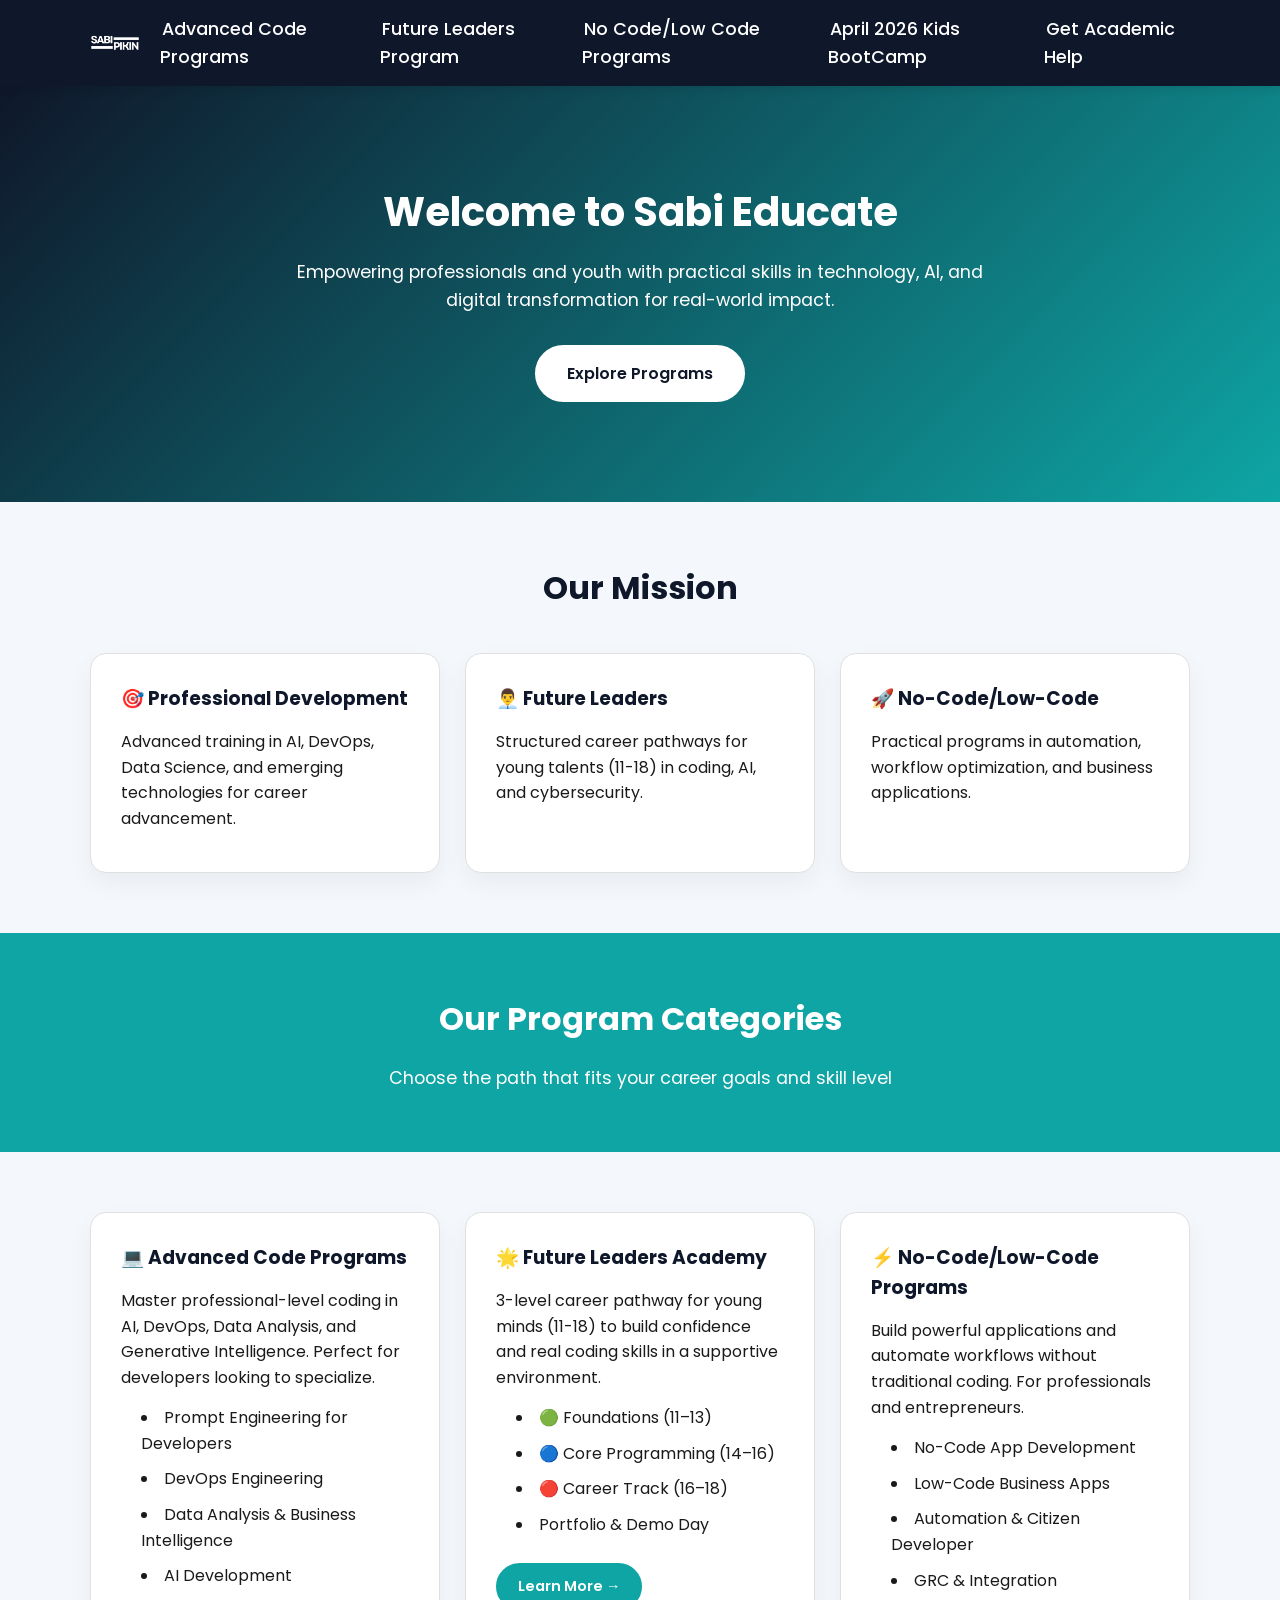
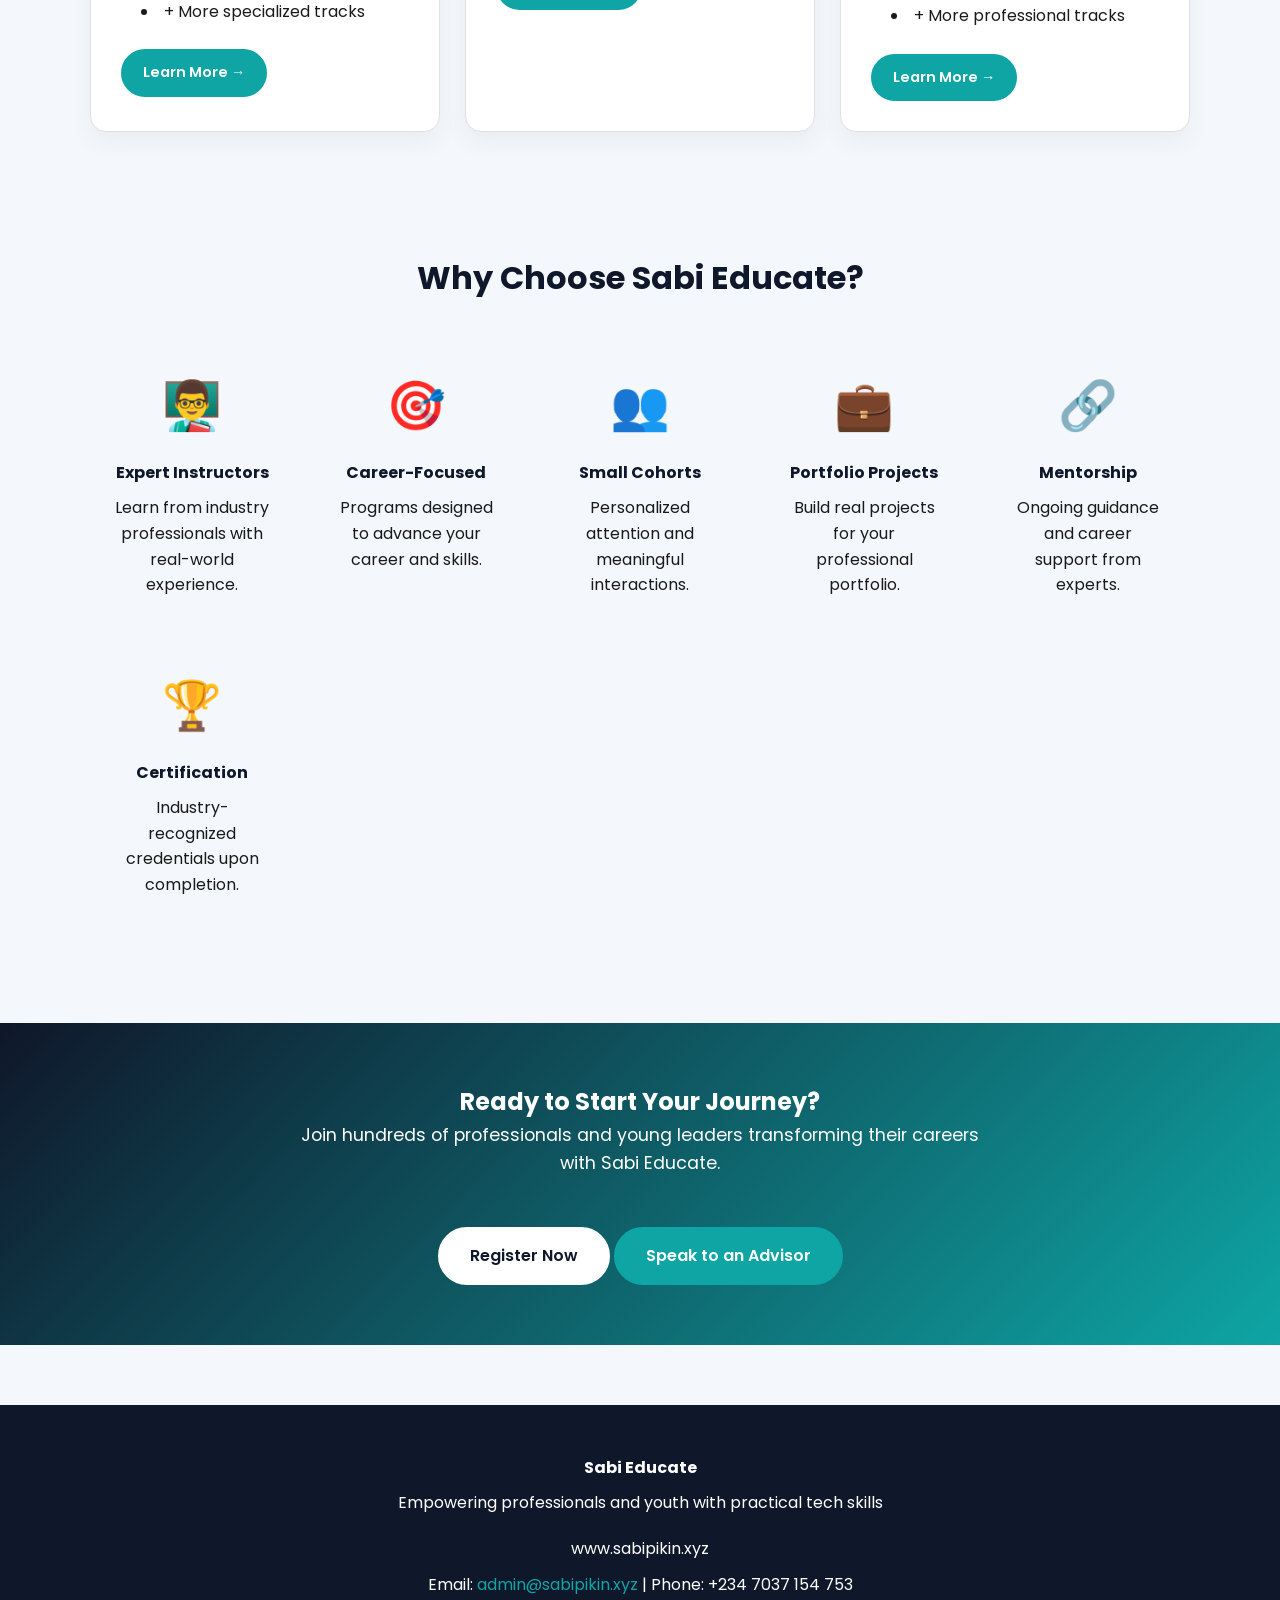
<file: index.html>
<!DOCTYPE html>
<html lang="en">
<head>
<meta charset="UTF-8">
<meta name="viewport" content="width=device-width, initial-scale=1.0">
<title>sabipikin - Home</title>
<link rel="icon" type="image/png" href="logo.png">
<link rel="stylesheet" href="styles.css">
<link href="https://fonts.googleapis.com/css2?family=Syne:wght@700;800&family=Space+Mono:wght@400;700&family=Nunito:wght@400;600;700;800&display=swap" rel="stylesheet">

<style>
  /* ═══════════════════════════════
     POPUP OVERLAY
  ═══════════════════════════════ */
  #sp-overlay {
    position: fixed; inset: 0; z-index: 99999;
    background: rgba(5, 8, 22, 0.88);
    backdrop-filter: blur(6px);
    display: none; align-items: center; justify-content: center;
    padding: 16px;
    opacity: 0;
    transition: opacity 0.35s ease;
  }
  #sp-overlay.sp-open {
    opacity: 1;
  }
  #sp-modal {
    position: relative;
    width: 100%; max-width: 900px;
    max-height: 90vh; overflow-y: auto;
    border-radius: 14px; overflow: hidden;
    box-shadow: 0 32px 80px rgba(0,0,0,0.75), 0 0 0 1px rgba(0,200,83,0.2);
    transform: translateY(32px) scale(0.97);
    transition: transform 0.4s cubic-bezier(0.16,1,0.3,1);
    scrollbar-width: thin; scrollbar-color: rgba(0,200,83,0.3) transparent;
  }
  #sp-overlay.sp-open #sp-modal {
    transform: translateY(0) scale(1);
  }
  #sp-close {
    position: absolute; top: 14px; right: 14px; z-index: 20;
    width: 38px; height: 38px;
    background: rgba(255,255,255,0.1); border: 1px solid rgba(255,255,255,0.2);
    border-radius: 50%; color: #fff; font-size: 20px;
    cursor: pointer; display: flex; align-items: center; justify-content: center;
    transition: background 0.2s, transform 0.25s;
    font-family: sans-serif; line-height: 1;
  }
  #sp-close:hover { background: rgba(255,64,129,0.5); transform: rotate(90deg); }

  /* ═══════════════════════════════
     POPUP INNER STYLES (scoped)
  ═══════════════════════════════ */
  #sp-modal * { box-sizing: border-box; }

  #sp-banner {
    width: 100%; position: relative; overflow: hidden;
    background: linear-gradient(135deg, #0A0F2C 0%, #0D2137 50%, #0A1A0F 100%);
    border-bottom: 4px solid #FFD600;
    font-family: 'Nunito', sans-serif;
  }
  #sp-banner::before {
    content: '';
    position: absolute; inset: 0;
    background-image:
      linear-gradient(rgba(0,200,83,0.06) 1px, transparent 1px),
      linear-gradient(90deg, rgba(0,200,83,0.06) 1px, transparent 1px);
    background-size: 40px 40px;
    animation: sp-grid 20s linear infinite;
  }
  @keyframes sp-grid { 0% { background-position: 0 0; } 100% { background-position: 40px 40px; } }

  .sp-blob { position: absolute; border-radius: 50%; filter: blur(80px); opacity: 0.22; animation: sp-pulse 6s ease-in-out infinite; }
  .sp-blob-1 { width: 380px; height: 380px; background: #00C853; top: -100px; left: -100px; }
  .sp-blob-2 { width: 280px; height: 280px; background: #FFD600; top: 50%; right: -70px; animation-delay: 2s; }
  .sp-blob-3 { width: 240px; height: 240px; background: #FF6D00; bottom: -70px; left: 40%; animation-delay: 4s; }
  @keyframes sp-pulse { 0%,100% { transform:scale(1); opacity:.18; } 50% { transform:scale(1.15); opacity:.32; } }

  .sp-corner { position: absolute; width: 52px; height: 52px; z-index: 3; }
  .sp-corner-tl { top: 14px; left: 14px; border-top: 2px solid #00C853; border-left: 2px solid #00C853; }
  .sp-corner-br { bottom: 14px; right: 14px; border-bottom: 2px solid #FFD600; border-right: 2px solid #FFD600; }

  .sp-code-deco {
    position: absolute; right: 300px; top: 20px;
    font-family: 'Space Mono', monospace; font-size: 11px;
    color: rgba(0,200,83,0.2); line-height: 1.8; pointer-events: none;
    animation: sp-code 4s ease-in-out infinite;
  }
  @keyframes sp-code { 0%,100% { opacity:.3; } 50% { opacity:.65; } }

  .sp-inner {
    position: relative; z-index: 2;
    padding: 52px 44px 48px;
    display: grid; grid-template-columns: 1fr auto;
    gap: 36px; align-items: center;
  }

  .sp-badge-row { display: flex; gap: 10px; margin-bottom: 18px; flex-wrap: wrap; }
  .sp-badge { font-family: 'Space Mono', monospace; font-size: 10px; font-weight: 700; letter-spacing: 2px; text-transform: uppercase; padding: 5px 13px; border-radius: 2px; }
  .sp-badge-solid { background: #00C853; color: #0A0F2C; }
  .sp-badge-outline { background: transparent; border: 1.5px solid #FFD600; color: #FFD600; }

  .sp-headline { font-family: 'Syne', sans-serif; font-weight: 800; line-height: 1.05; margin-bottom: 16px; }
  .sp-brand { display: block; font-size: clamp(36px, 5vw, 68px); color: #fff; }
  .sp-prog  { display: block; font-size: clamp(24px, 3.5vw, 46px); color: #00C853; }
  .sp-sub   { display: inline-block; background: #FFD600; color: #0A0F2C; font-size: clamp(16px, 2.2vw, 30px); padding: 0 11px; margin-top: 6px; transform: rotate(-1deg); }

  .sp-details { display: flex; flex-wrap: wrap; gap: 8px 20px; margin-bottom: 24px; }
  .sp-detail { display: flex; align-items: center; gap: 8px; font-size: 13px; font-weight: 600; color: rgba(255,255,255,0.75); font-family: 'Nunito', sans-serif; }
  .sp-ico { display: inline-flex; width: 26px; height: 26px; background: rgba(0,200,83,0.12); border: 1px solid rgba(0,200,83,0.3); border-radius: 5px; align-items: center; justify-content: center; font-size: 13px; flex-shrink: 0; }
  .sp-detail strong { color: #fff; }

  .sp-cta { display: flex; flex-wrap: wrap; align-items: center; gap: 14px; }
  .sp-btn {
    background: linear-gradient(135deg, #00C853, #00E676);
    color: #0A0F2C; font-family: 'Syne', sans-serif; font-weight: 800; font-size: 15px;
    padding: 14px 32px; border-radius: 4px; text-decoration: none; display: inline-block;
    box-shadow: 0 0 28px rgba(0,200,83,0.4); transition: transform 0.2s, box-shadow 0.2s;
  }
  .sp-btn:hover { transform: translateY(-3px); box-shadow: 0 8px 36px rgba(0,200,83,0.6); }
  .sp-contact { font-size: 12px; color: rgba(255,255,255,0.5); line-height: 1.7; font-family: 'Nunito', sans-serif; }
  .sp-contact a { color: #FFD600; text-decoration: none; font-weight: 700; }

  .sp-card {
    background: rgba(255,255,255,0.04); border: 1px solid rgba(0,200,83,0.22);
    border-radius: 10px; padding: 24px 20px; min-width: 205px; max-width: 245px;
    backdrop-filter: blur(12px);
  }
  .sp-card-title { font-family: 'Space Mono', monospace; font-size: 9px; letter-spacing: 2.5px; text-transform: uppercase; color: #00C853; margin-bottom: 14px; border-bottom: 1px solid rgba(0,200,83,0.18); padding-bottom: 8px; }
  .sp-fee { font-family: 'Syne', sans-serif; font-weight: 800; font-size: 28px; color: #FFD600; line-height: 1; margin-bottom: 3px; }
  .sp-fee-sub { font-size: 11px; color: rgba(255,255,255,0.45); margin-bottom: 14px; font-family: 'Nunito', sans-serif; }
  .sp-perk { display: flex; align-items: flex-start; gap: 7px; font-size: 12px; color: rgba(255,255,255,0.65); margin-bottom: 7px; line-height: 1.4; font-family: 'Nunito', sans-serif; }
  .sp-perk::before { content: '✦'; color: #00C853; font-size: 9px; margin-top: 2px; flex-shrink: 0; }
  .sp-seats { margin-top: 14px; background: rgba(255,64,129,0.12); border: 1px solid rgba(255,64,129,0.35); border-radius: 4px; padding: 7px 9px; font-size: 11px; color: #FF80AB; font-weight: 700; text-align: center; font-family: 'Nunito', sans-serif; }

  /* Ticker */
  #sp-ticker { background: #FFD600; overflow: hidden; height: 50px; display: flex; align-items: center; }
  .sp-ticker-track { display: flex; white-space: nowrap; animation: sp-tick 22s linear infinite; }
  .sp-ticker-track:hover { animation-play-state: paused; }
  @keyframes sp-tick { 0% { transform: translateX(0); } 100% { transform: translateX(-50%); } }
  .sp-tick-item { display: inline-flex; align-items: center; gap: 10px; padding: 0 28px; font-family: 'Syne', sans-serif; font-weight: 800; font-size: 13px; color: #0A0F2C; text-transform: uppercase; letter-spacing: 1px; white-space: nowrap; }
  .sp-tick-dot { display: inline-block; width: 7px; height: 7px; background: #007A36; border-radius: 50%; flex-shrink: 0; }

  /* Features */
  #sp-features { background: #0D1528; display: grid; grid-template-columns: repeat(4,1fr); border-top: 1px solid rgba(0,200,83,0.1); }
  .sp-feat { padding: 20px 16px; display: flex; align-items: center; gap: 12px; border-right: 1px solid rgba(0,200,83,0.08); }
  .sp-feat:last-child { border-right: none; }
  .sp-feat-icon { font-size: 22px; flex-shrink: 0; }
  .sp-feat strong { display: block; font-size: 12px; font-weight: 800; color: #fff; margin-bottom: 2px; font-family: 'Nunito', sans-serif; }
  .sp-feat span { font-size: 10.5px; color: rgba(255,255,255,0.4); font-family: 'Nunito', sans-serif; }

  /* Responsive */
  @media (max-width: 700px) {
    .sp-inner { grid-template-columns: 1fr; padding: 36px 22px; gap: 22px; }
    .sp-card { max-width: 100%; }
    .sp-code-deco { display: none; }
    #sp-features { grid-template-columns: repeat(2,1fr); }
    .sp-feat:nth-child(2) { border-right: none; }
    .sp-feat:nth-child(3) { border-right: 1px solid rgba(0,200,83,0.08); }
  }
  @media (max-width: 420px) {
    .sp-brand { font-size: 30px; }
    .sp-prog  { font-size: 20px; }
    #sp-features { grid-template-columns: 1fr; }
    .sp-feat { border-right: none; border-bottom: 1px solid rgba(0,200,83,0.08); }
    .sp-btn { width: 100%; text-align: center; }
  }
</style>
</head>

<body>

<!-- Navigation -->
<nav>
    <div class="nav-container">
        <a href="index.html" class="logo"><img src="logo.png" alt="Sabi Educate Logo" style="height: 50px;"></a>
        <ul class="nav-links">
            <li><a href="advanced-code.html">Advanced Code Programs</a></li>
            <li><a href="flp.html">Future Leaders Program</a></li>
            <li><a href="low-no-code.html">No Code/Low Code Programs</a></li>
            <li><a href="kidsbootcamp.html">April 2026 Kids BootCamp</a></li>
            <li><a href="https://sabipikinhelp.netlify.app">Get Academic Help</a></li>
        </ul>
    </div>
</nav>

<!-- Hero Section -->
<section class="hero">
    <h1>Welcome to Sabi Educate</h1>
    <p>Empowering professionals and youth with practical skills in technology, AI, and digital transformation for real-world impact.</p>
    <a href="#programs" class="btn">Explore Programs</a>
</section>

<!-- About Section -->
<section class="container">
    <h2 class="section-title">Our Mission</h2>
    <div class="cards">
        <div class="card">
            <h3>🎯 Professional Development</h3>
            <p>Advanced training in AI, DevOps, Data Science, and emerging technologies for career advancement.</p>
        </div>
        <div class="card">
            <h3>👨‍💼 Future Leaders</h3>
            <p>Structured career pathways for young talents (11-18) in coding, AI, and cybersecurity.</p>
        </div>
        <div class="card">
            <h3>🚀 No-Code/Low-Code</h3>
            <p>Practical programs in automation, workflow optimization, and business applications.</p>
        </div>
    </div>
</section>

<!-- Programs Section -->
<section id="programs" class="highlight">
    <h2>Our Program Categories</h2>
    <p>Choose the path that fits your career goals and skill level</p>
</section>

<section class="container">
    <div class="cards">
        <div class="card">
            <h3>💻 Advanced Code Programs</h3>
            <p>Master professional-level coding in AI, DevOps, Data Analysis, and Generative Intelligence. Perfect for developers looking to specialize.</p>
            <ul style="margin-top: 15px; padding-left: 20px;">
                <li>Prompt Engineering for Developers</li>
                <li>DevOps Engineering</li>
                <li>Data Analysis & Business Intelligence</li>
                <li>AI Development</li>
                <li>+ More specialized tracks</li>
            </ul>
            <a href="advanced-code.html" class="btn btn-secondary" style="display: inline-block; margin-top: 15px; font-size: 0.9rem; padding: 10px 20px;">Learn More →</a>
        </div>
        <div class="card">
            <h3>🌟 Future Leaders Academy</h3>
            <p>3-level career pathway for young minds (11-18) to build confidence and real coding skills in a supportive environment.</p>
            <ul style="margin-top: 15px; padding-left: 20px;">
                <li>🟢 Foundations (11–13)</li>
                <li>🔵 Core Programming (14–16)</li>
                <li>🔴 Career Track (16–18)</li>
                <li>Portfolio & Demo Day</li>
            </ul>
            <a href="flp.html" class="btn btn-secondary" style="display: inline-block; margin-top: 15px; font-size: 0.9rem; padding: 10px 20px;">Learn More →</a>
        </div>
        <div class="card">
            <h3>⚡ No-Code/Low-Code Programs</h3>
            <p>Build powerful applications and automate workflows without traditional coding. For professionals and entrepreneurs.</p>
            <ul style="margin-top: 15px; padding-left: 20px;">
                <li>No-Code App Development</li>
                <li>Low-Code Business Apps</li>
                <li>Automation & Citizen Developer</li>
                <li>GRC & Integration</li>
                <li>+ More professional tracks</li>
            </ul>
            <a href="low-no-code.html" class="btn btn-secondary" style="display: inline-block; margin-top: 15px; font-size: 0.9rem; padding: 10px 20px;">Learn More →</a>
        </div>
    </div>
</section>

<!-- Why Choose Section -->
<section class="container">
    <h2 class="section-title">Why Choose Sabi Educate?</h2>
    <div class="features">
        <div class="feature-card"><div class="feature-icon">👨‍🏫</div><h4>Expert Instructors</h4><p>Learn from industry professionals with real-world experience.</p></div>
        <div class="feature-card"><div class="feature-icon">🎯</div><h4>Career-Focused</h4><p>Programs designed to advance your career and skills.</p></div>
        <div class="feature-card"><div class="feature-icon">👥</div><h4>Small Cohorts</h4><p>Personalized attention and meaningful interactions.</p></div>
        <div class="feature-card"><div class="feature-icon">💼</div><h4>Portfolio Projects</h4><p>Build real projects for your professional portfolio.</p></div>
        <div class="feature-card"><div class="feature-icon">🔗</div><h4>Mentorship</h4><p>Ongoing guidance and career support from experts.</p></div>
        <div class="feature-card"><div class="feature-icon">🏆</div><h4>Certification</h4><p>Industry-recognized credentials upon completion.</p></div>
    </div>
</section>

<!-- CTA Section -->
<section class="hero" style="padding: 60px 20px;">
    <h2>Ready to Start Your Journey?</h2>
    <p style="margin-bottom: 20px;">Join hundreds of professionals and young leaders transforming their careers with Sabi Educate.</p>
    <a href="https://form.jotform.com/260541505232042" class="btn">Register Now</a>
    <a href="https://wa.me/2347037154753?text=I%20would%20love%20to%20learn%20more%20about%20your%20programmes%20at%20sabi%20educate" class="btn btn-secondary">Speak to an Advisor</a>
</section>

<!-- Footer -->
<footer class="footer">
    <p><strong>Sabi Educate</strong></p>
    <p>Empowering professionals and youth with practical tech skills</p>
    <p style="margin-top: 20px;">www.sabipikin.xyz</p>
    <p>Email: <a href="mailto:admin@sabipikin.xyz">admin@sabipikin.xyz</a> | Phone: +234 7037 154 753</p>
</footer>


<!-- ═══════════════════════════════════════════════
     BOOTCAMP POPUP
════════════════════════════════════════════════ -->
<div id="sp-overlay" role="dialog" aria-modal="true" aria-label="April Coding Bootcamp 2026">
  <div id="sp-modal">
    <button id="sp-close" aria-label="Close">&times;</button>

    <div id="sp-banner">
      <div class="sp-blob sp-blob-1"></div>
      <div class="sp-blob sp-blob-2"></div>
      <div class="sp-blob sp-blob-3"></div>
      <div class="sp-corner sp-corner-tl"></div>
      <div class="sp-corner sp-corner-br"></div>
      <div class="sp-code-deco">
        &lt;if age &gt;= 9&gt;<br>
        &nbsp;&nbsp;learn_to_code();<br>
        &lt;/if&gt;<br><br>
        def build_future():<br>
        &nbsp;&nbsp;return "🚀"
      </div>
      <div class="sp-inner">
        <div>
          <div class="sp-badge-row">
            <span class="sp-badge sp-badge-solid">Sabi Pikin</span>
            <span class="sp-badge sp-badge-outline">Ages 9 – 14</span>
          </div>
          <div class="sp-headline">
            <span class="sp-brand">AI Creators</span>
            <span class="sp-prog">Bootcamp 2026</span>
            <span class="sp-sub">2 Weeks · Real Projects · Big Dreams</span>
          </div>
          <div class="sp-details">
            <div class="sp-detail"><span class="sp-ico">📅</span><span><strong>Apr 14 – 25, 2026</strong> &nbsp;Mon – Fri</span></div>
            <div class="sp-detail"><span class="sp-ico">⏰</span><span><strong>3:00 PM – 5:00 PM</strong> daily</span></div>
            <div class="sp-detail"><span class="sp-ico">📍</span><span>Lagos, Nigeria</span></div>
            <div class="sp-detail"><span class="sp-ico">🎓</span><span>Build · Create · Innovate With AI</span></div>
            <div class="sp-detail"><span class="sp-ico">🏆</span><span>Exhibition Day — <strong>April 25</strong></span></div>
          </div>
          <div class="sp-cta">
            <a href="kidsbootcamp.html" class="sp-btn" target="_blank">Register Now →</a>
            <div class="sp-contact">
              <a href="index.html" target="_blank">sabipikin.xyz</a> &nbsp;·&nbsp;
              <a href="mailto:admins@sabipikin.xyz">admins@sabipikin.xyz</a><br>
              WhatsApp: <a href="https://wa.me/2347037154753">+234 703 715 4753</a>
            </div>
          </div>
        </div>
        <div class="sp-card">
          <div class="sp-card-title">📋 Enrollment Info</div>
          <div class="sp-fee">₦200,000</div>
          <div class="sp-fee-sub">per child · all-inclusive</div>
          <div class="sp-perk">Scratch Programming</div>
          <div class="sp-perk">Beginner App Design Tools</div>
          <div class="sp-perk">Kid-friendly AI creativity tools</div>
          <div class="sp-perk">Visual coding environments</div>
          <div class="sp-perk">Interactive project builders</div>
          <div class="sp-seats">⚡ Limited Seats — Act Fast!</div>
        </div>
      </div>
    </div>

    <div id="sp-ticker">
      <div class="sp-ticker-track">
        <span class="sp-tick-item">🚀 Register Now <span class="sp-tick-dot"></span></span>
        <span class="sp-tick-item">sabipikin.xyz <span class="sp-tick-dot"></span></span>
        <span class="sp-tick-item">April 14 – 25 · Lagos <span class="sp-tick-dot"></span></span>
        <span class="sp-tick-item">₦200,000 per child <span class="sp-tick-dot"></span></span>
        <span class="sp-tick-item">Ages 9 – 14 years <span class="sp-tick-dot"></span></span>
        <span class="sp-tick-item">Limited Seats Available <span class="sp-tick-dot"></span></span>
        <span class="sp-tick-item">WhatsApp: +234 703 715 4753 <span class="sp-tick-dot"></span></span>
        <span class="sp-tick-item">🚀 Register Now <span class="sp-tick-dot"></span></span>
        <span class="sp-tick-item">sabipikin.xyz <span class="sp-tick-dot"></span></span>
        <span class="sp-tick-item">April 14 – 25 · Lagos <span class="sp-tick-dot"></span></span>
        <span class="sp-tick-item">₦200,000 per child <span class="sp-tick-dot"></span></span>
        <span class="sp-tick-item">Ages 9 – 14 years <span class="sp-tick-dot"></span></span>
        <span class="sp-tick-item">Limited Seats Available <span class="sp-tick-dot"></span></span>
        <span class="sp-tick-item">WhatsApp: +234 703 715 4753 <span class="sp-tick-dot"></span></span>
      </div>
    </div>

    <div id="sp-features">
      <div class="sp-feat"><span class="sp-feat-icon">🎮</span><div><strong>Scratch Programming</strong><span>Build games & animations</span></div></div>
      <div class="sp-feat"><span class="sp-feat-icon">📱</span><div><strong>App Development</strong><span>Design real mobile concepts</span></div></div>
      <div class="sp-feat"><span class="sp-feat-icon">🧠</span><div><strong>Computational Thinking</strong><span>Logic & problem solving</span></div></div>
      <div class="sp-feat"><span class="sp-feat-icon">🏅</span><div><strong>Exhibition Day</strong><span>April 25 · Celebrate & present</span></div></div>
    </div>
  </div>
</div>

<script>
  const overlay = document.getElementById('sp-overlay');

  function openPopup() {
    overlay.style.display = 'flex';
    document.body.style.overflow = 'hidden';
    requestAnimationFrame(() => requestAnimationFrame(() => overlay.classList.add('sp-open')));
  }
  function closePopup() {
    overlay.classList.remove('sp-open');
    document.body.style.overflow = '';
    setTimeout(() => { overlay.style.display = 'none'; }, 350);
  }

  document.getElementById('sp-close').addEventListener('click', closePopup);
  overlay.addEventListener('click', (e) => { if (e.target === overlay) closePopup(); });
  document.addEventListener('keydown', (e) => { if (e.key === 'Escape') closePopup(); });

  // Auto-open after 2 seconds
  setTimeout(openPopup, 2000);
</script>

</body>
</html>
</file>
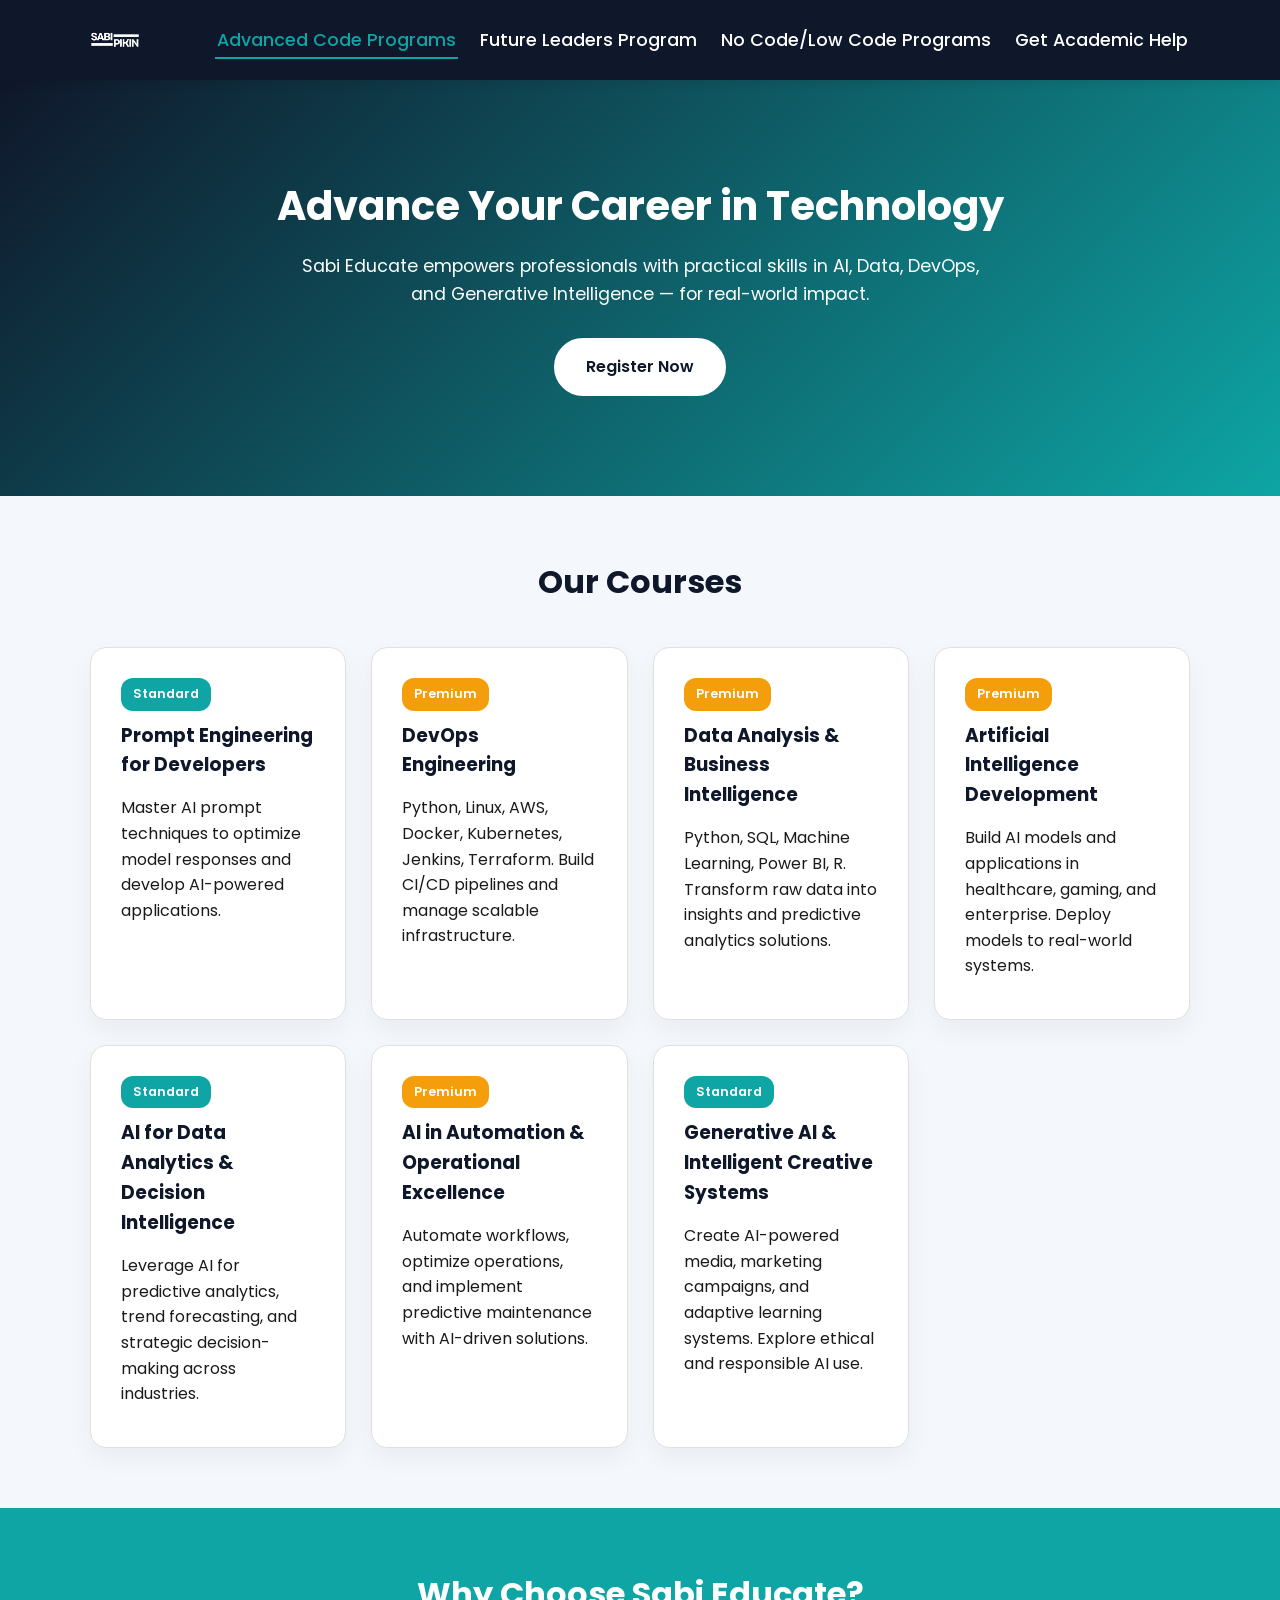
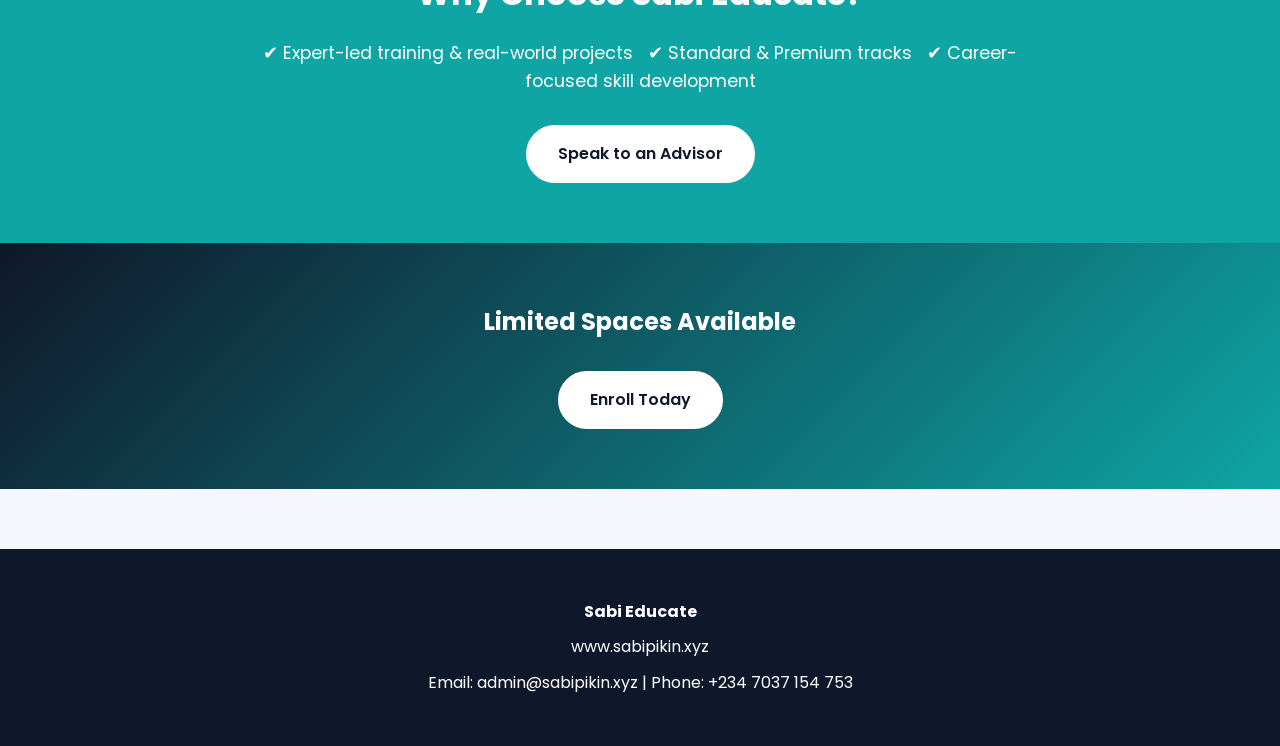
<file: advanced-code.html>
<!DOCTYPE html>
<html lang="en">
<head>
<meta charset="UTF-8">
<meta name="viewport" content="width=device-width, initial-scale=1.0">
<title>Advanced Code Programs - sabipikin</title>
<link rel="icon" type="image/png" href="logo.png">
<link rel="stylesheet" href="styles.css">
</head>

<body>

<!-- Navigation -->
<nav>
    <div class="nav-container">
        <a href="index.html" class="logo"><img src="logo.png" alt="Sabi Educate Logo" style="height: 50px;"></a>
        <ul class="nav-links">
            <li><a href="advanced-code.html" class="active">Advanced Code Programs</a></li>
            <li><a href="flp.html">Future Leaders Program</a></li>
            <li><a href="low-no-code.html">No Code/Low Code Programs</a></li>
            <li><a href="https://help.sabipikin.xyz">Get Academic Help</a></li>
        </ul>
    </div>
</nav>

<section class="hero">
    <h1>Advance Your Career in Technology</h1>
    <p>Sabi Educate empowers professionals with practical skills in AI, Data, DevOps, and Generative Intelligence — for real-world impact.</p>
    <a href="https://form.jotform.com/260541505232042" class="btn">Register Now</a>
</section>

<section class="container">
    <h2 class="section-title">Our Courses</h2>
    <div class="cards">

        <a href="#prompt" class="card">
            <span class="label standard">Standard</span>
            <h3>Prompt Engineering for Developers</h3>
            <p>Master AI prompt techniques to optimize model responses and develop AI-powered applications.</p>
        </a>

        <a href="#devops" class="card">
            <span class="label premium">Premium</span>
            <h3>DevOps Engineering</h3>
            <p>Python, Linux, AWS, Docker, Kubernetes, Jenkins, Terraform. Build CI/CD pipelines and manage scalable infrastructure.</p>
        </a>

        <a href="#data-analysis" class="card">
            <span class="label premium">Premium</span>
            <h3>Data Analysis & Business Intelligence</h3>
            <p>Python, SQL, Machine Learning, Power BI, R. Transform raw data into insights and predictive analytics solutions.</p>
        </a>

        <a href="#ai-dev" class="card">
            <span class="label premium">Premium</span>
            <h3>Artificial Intelligence Development</h3>
            <p>Build AI models and applications in healthcare, gaming, and enterprise. Deploy models to real-world systems.</p>
        </a>

        <a href="#ai-analytics" class="card">
            <span class="label standard">Standard</span>
            <h3>AI for Data Analytics & Decision Intelligence</h3>
            <p>Leverage AI for predictive analytics, trend forecasting, and strategic decision-making across industries.</p>
        </a>

        <a href="#ai-automation" class="card">
            <span class="label premium">Premium</span>
            <h3>AI in Automation & Operational Excellence</h3>
            <p>Automate workflows, optimize operations, and implement predictive maintenance with AI-driven solutions.</p>
        </a>

        <a href="#generative-ai" class="card">
            <span class="label standard">Standard</span>
            <h3>Generative AI & Intelligent Creative Systems</h3>
            <p>Create AI-powered media, marketing campaigns, and adaptive learning systems. Explore ethical and responsible AI use.</p>
        </a>

    </div>
</section>

<section class="highlight">
    <h2>Why Choose Sabi Educate?</h2>
    <p>✔ Expert-led training & real-world projects &nbsp; ✔ Standard & Premium tracks &nbsp; ✔ Career-focused skill development</p>
    <a href="https://wa.me/2347037154753?text=I%20would%20love%20to%20learn%20more%20about%20your%20programmes%20at%20sabi%20educate" class="btn">Speak to an Advisor</a>
</section>

<section class="hero" style="padding:60px 20px;">
    <h2>Limited Spaces Available</h2>
    <a href="https://form.jotform.com/260541505232042" class="btn">Enroll Today</a>
</section>

<footer class="footer">
    <p><strong>Sabi Educate</strong></p>
    <p>www.sabipikin.xyz</p>
    <p>Email: admin@sabipikin.xyz | Phone: +234 7037 154 753</p>
</footer>

</body>
</html>
</file>
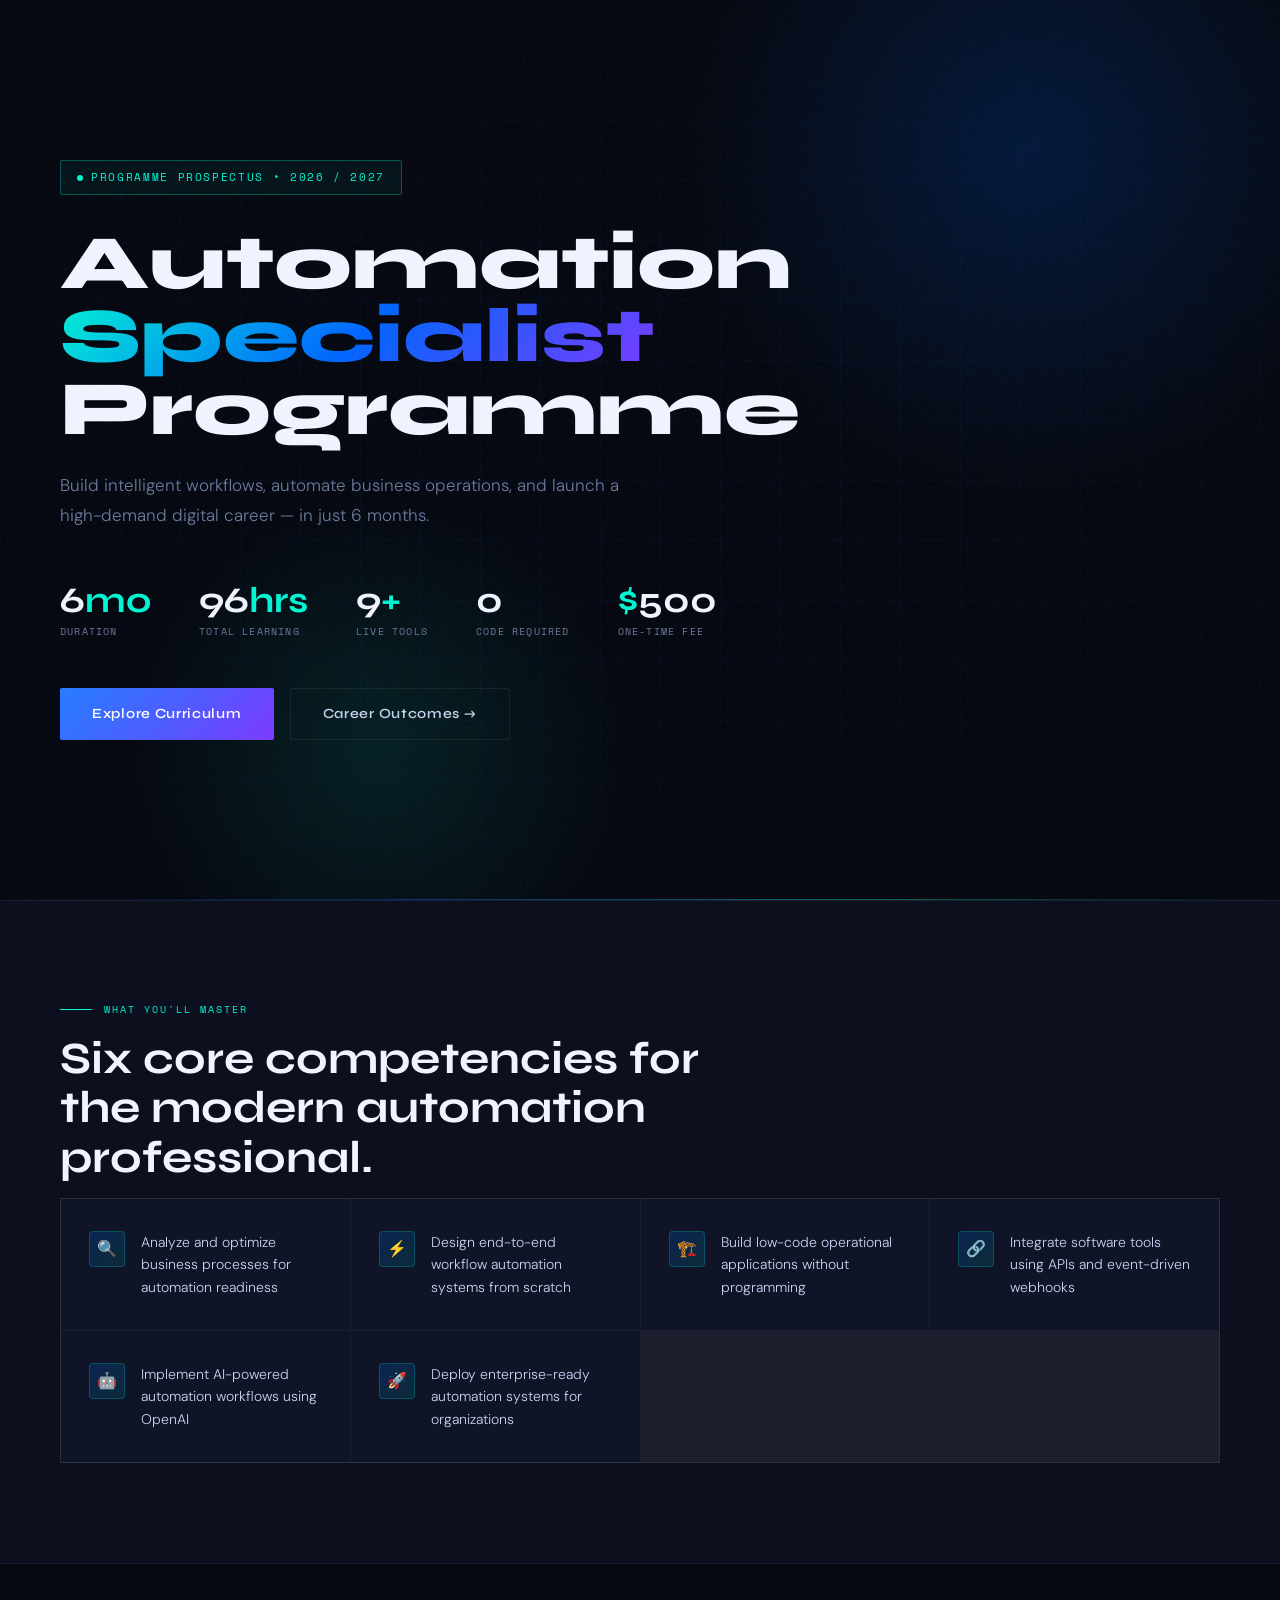
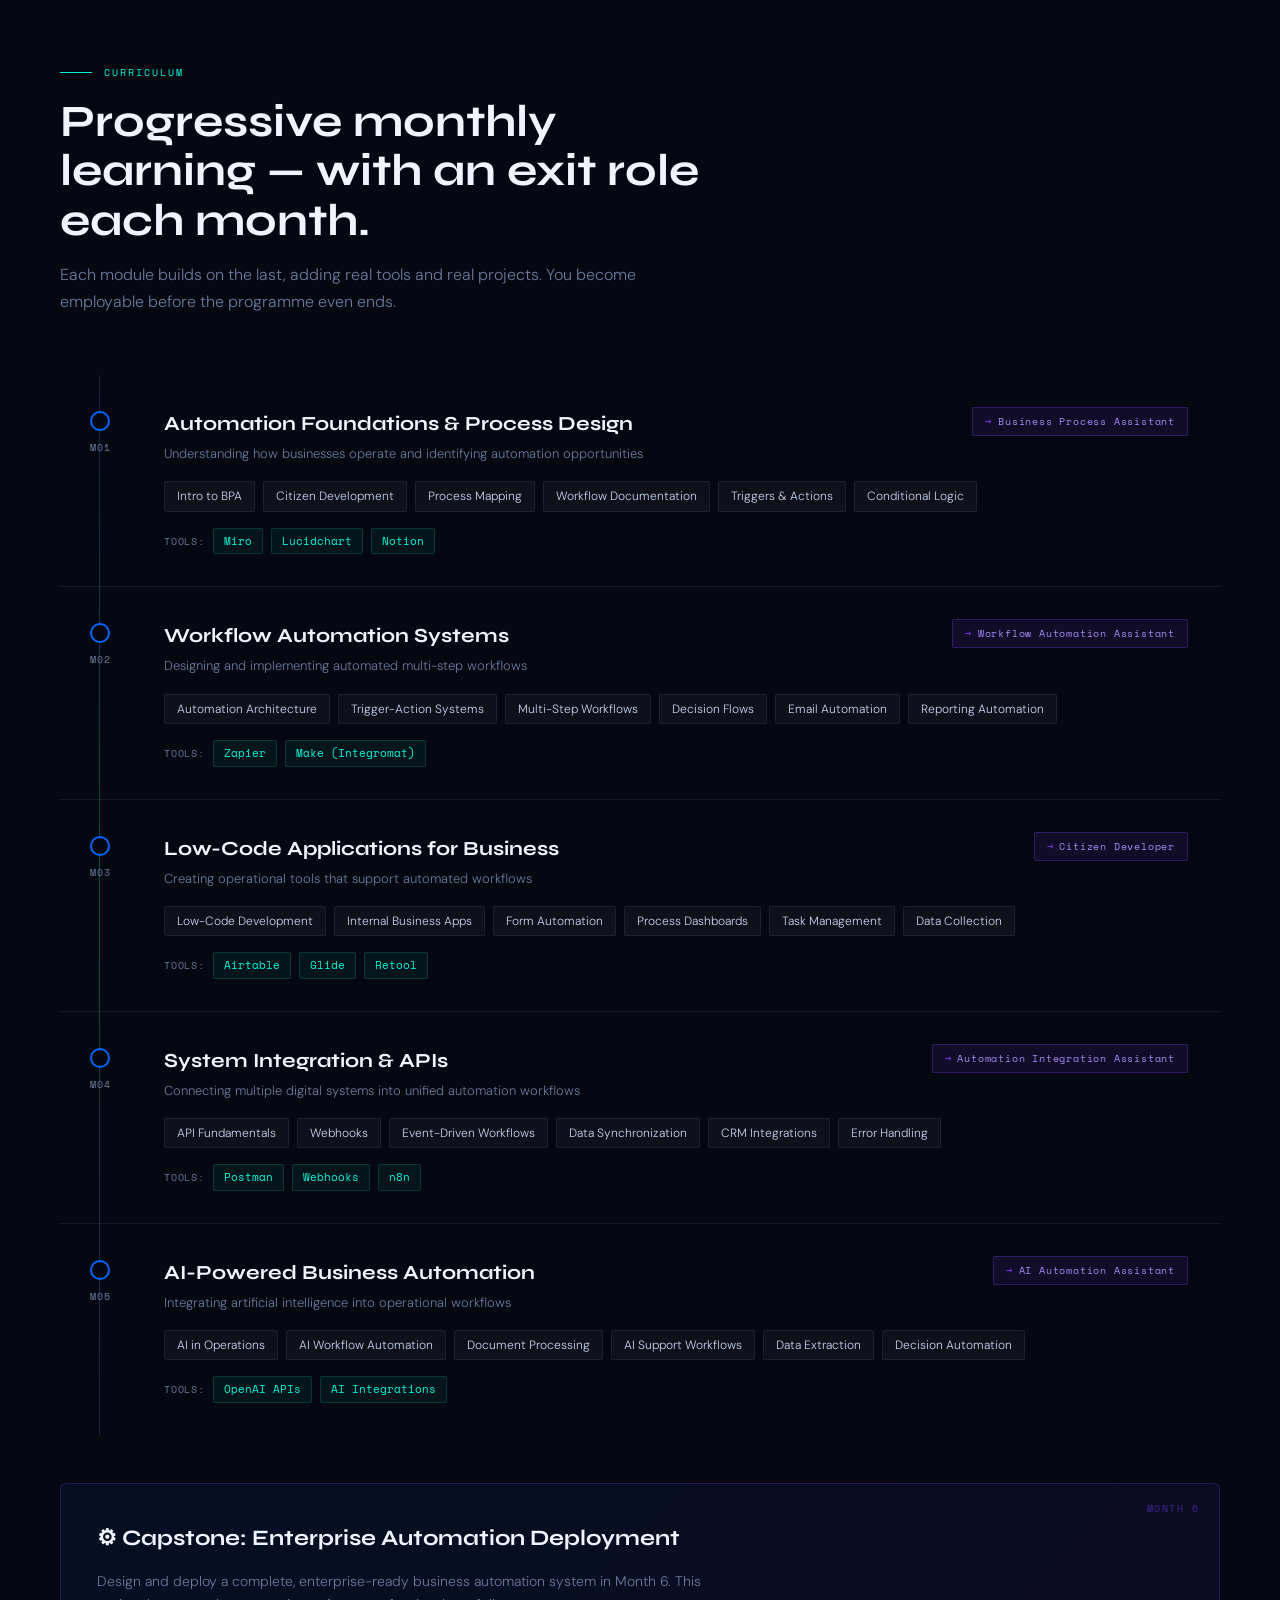
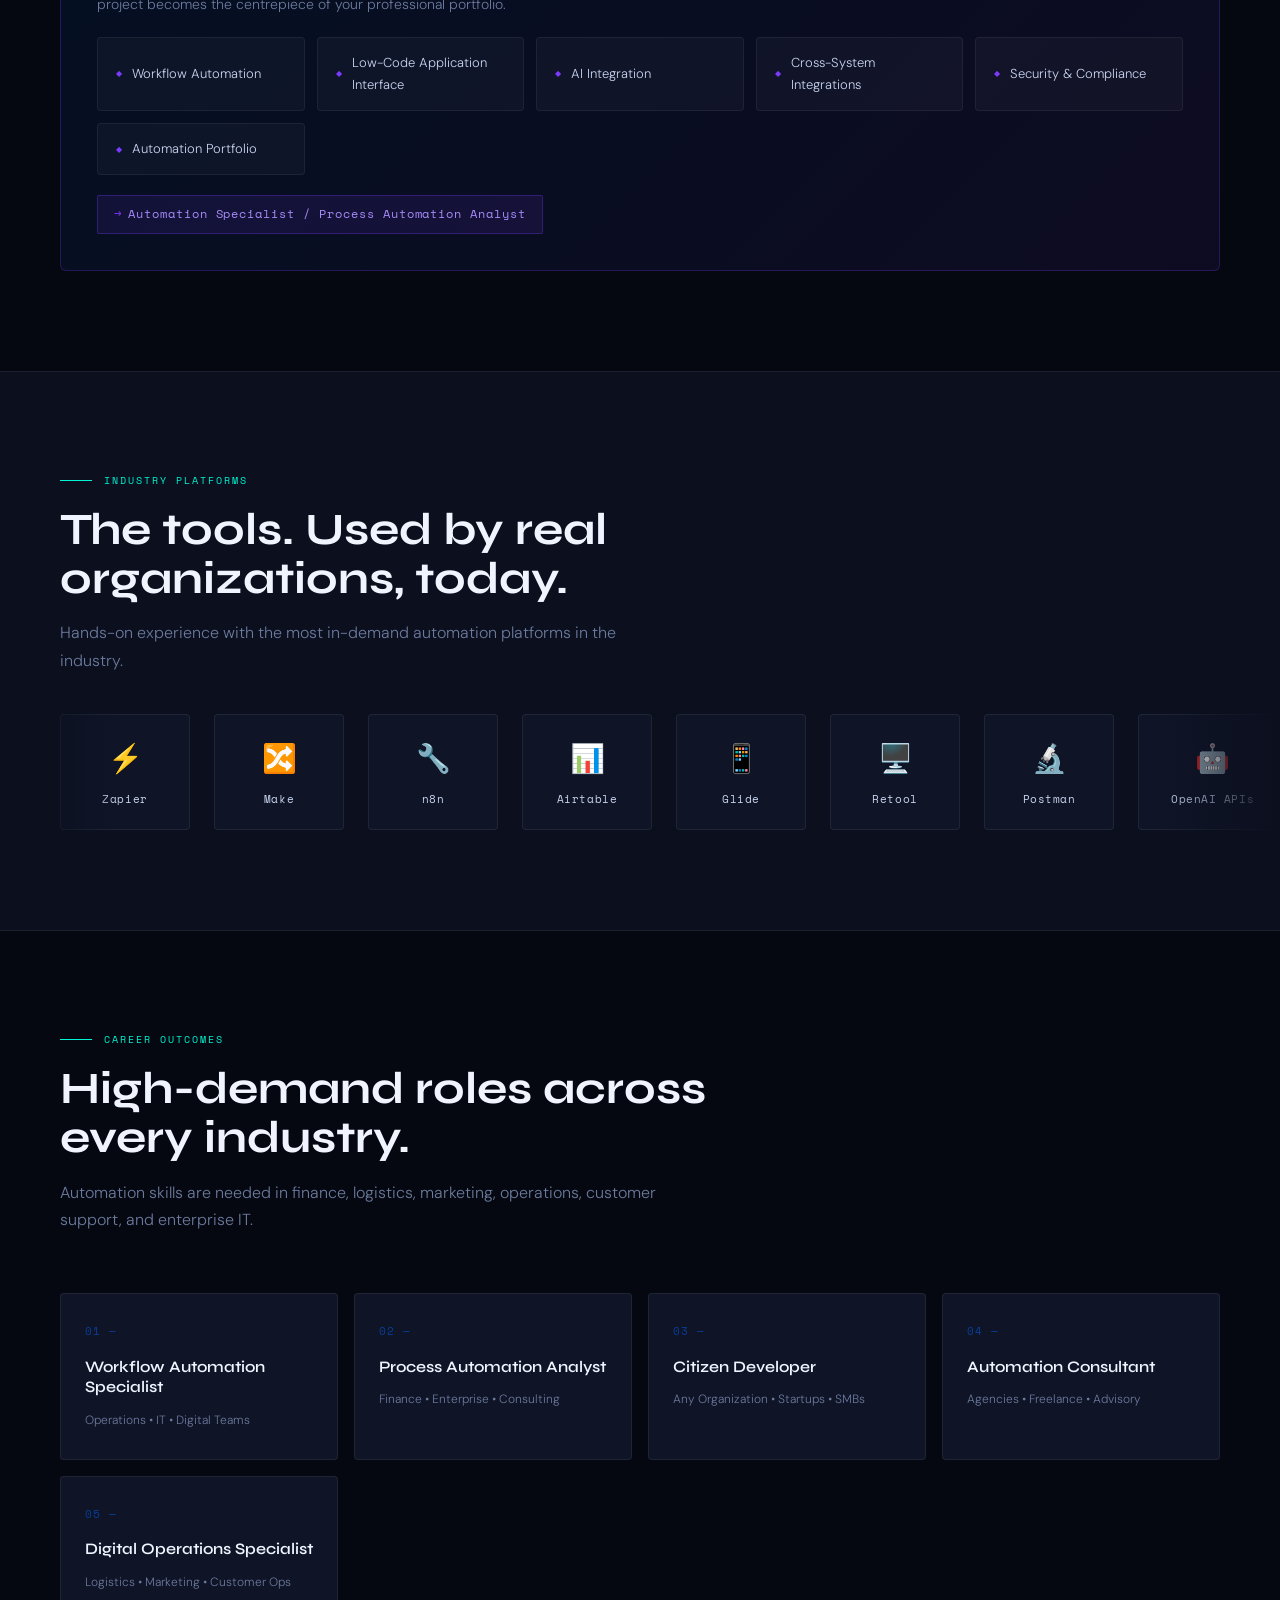
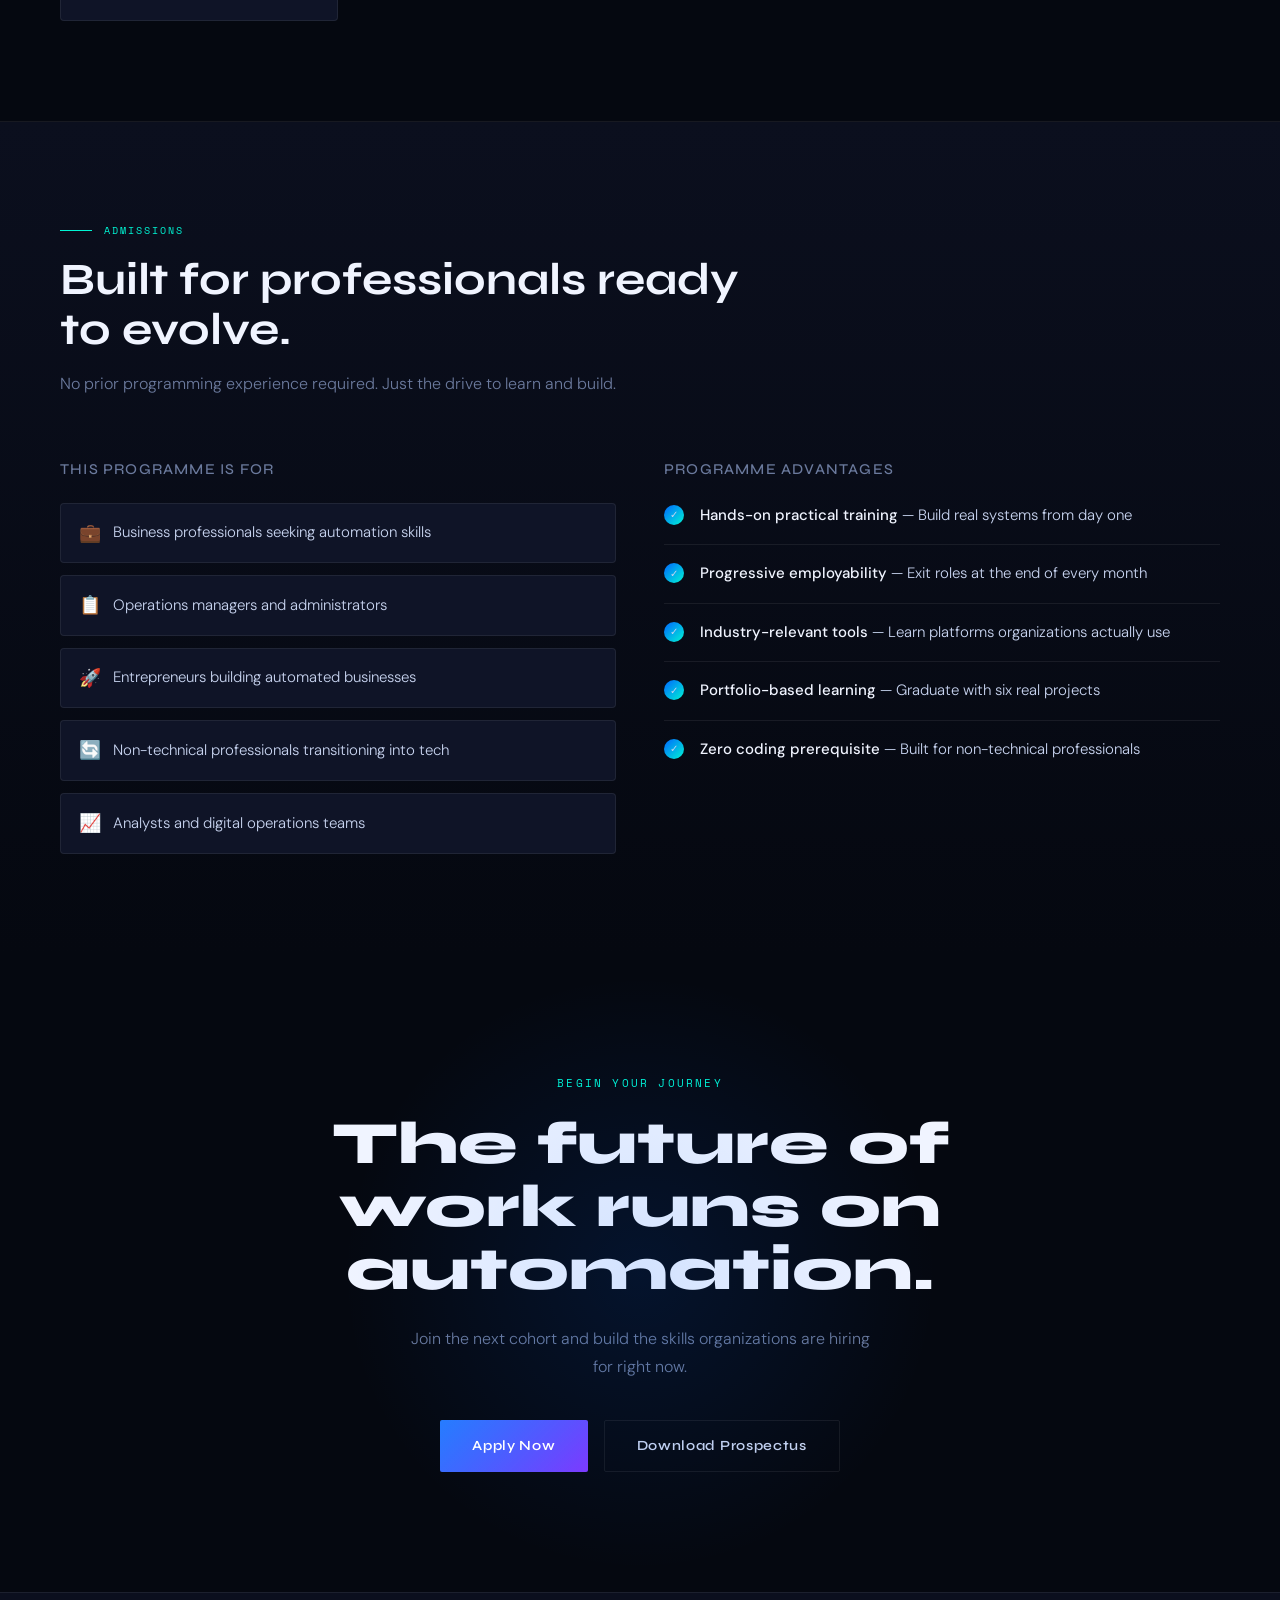
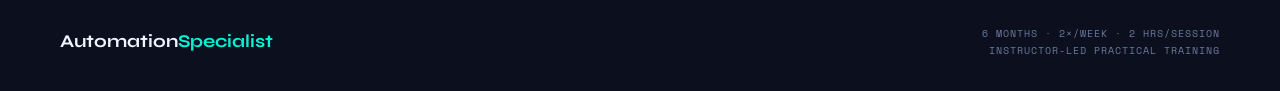
<file: automationspecilist.html>
<!DOCTYPE html>
<html lang="en">
<head>
<meta charset="UTF-8">
<meta name="viewport" content="width=device-width, initial-scale=1.0">
<title>Automation Specialist | Citizen Developer Programme</title>
<link href="https://fonts.googleapis.com/css2?family=Syne:wght@400;500;600;700;800&family=Space+Mono:wght@400;700&family=DM+Sans:wght@300;400;500&display=swap" rel="stylesheet">
<style>
  :root {
    --bg: #050810;
    --surface: #0b0f1e;
    --card: #0f1427;
    --border: rgba(255,255,255,0.07);
    --cyan: #00f5d4;
    --blue: #0066ff;
    --violet: #7c3aff;
    --white: #f0f4ff;
    --muted: #6b7a9d;
    --text: #c8d4f0;
  }

  *, *::before, *::after { box-sizing: border-box; margin: 0; padding: 0; }

  body {
    background: var(--bg);
    color: var(--text);
    font-family: 'DM Sans', sans-serif;
    font-weight: 300;
    line-height: 1.7;
    overflow-x: hidden;
  }

  /* NOISE OVERLAY */
  body::before {
    content: '';
    position: fixed;
    inset: 0;
    background-image: url("data:image/svg+xml,%3Csvg viewBox='0 0 256 256' xmlns='http://www.w3.org/2000/svg'%3E%3Cfilter id='noise'%3E%3CfeTurbulence type='fractalNoise' baseFrequency='0.9' numOctaves='4' stitchTiles='stitch'/%3E%3C/filter%3E%3Crect width='100%25' height='100%25' filter='url(%23noise)' opacity='0.04'/%3E%3C/svg%3E");
    pointer-events: none;
    z-index: 1000;
    opacity: 0.6;
  }

  /* ── HERO ── */
  .hero {
    position: relative;
    min-height: 100vh;
    display: flex;
    flex-direction: column;
    justify-content: center;
    padding: 80px 60px;
    overflow: hidden;
  }

  .hero-grid {
    position: absolute;
    inset: 0;
    background-image:
      linear-gradient(rgba(0,102,255,0.06) 1px, transparent 1px),
      linear-gradient(90deg, rgba(0,102,255,0.06) 1px, transparent 1px);
    background-size: 60px 60px;
    mask-image: radial-gradient(ellipse 80% 70% at 50% 50%, black 30%, transparent 100%);
  }

  .hero-glow-1 {
    position: absolute;
    width: 700px; height: 700px;
    background: radial-gradient(circle, rgba(0,102,255,0.18) 0%, transparent 70%);
    top: -200px; right: -100px;
    pointer-events: none;
  }
  .hero-glow-2 {
    position: absolute;
    width: 500px; height: 500px;
    background: radial-gradient(circle, rgba(0,245,212,0.1) 0%, transparent 70%);
    bottom: -100px; left: 10%;
    pointer-events: none;
  }

  .badge {
    display: inline-flex;
    align-items: center;
    gap: 8px;
    border: 1px solid rgba(0,245,212,0.3);
    background: rgba(0,245,212,0.05);
    color: var(--cyan);
    font-family: 'Space Mono', monospace;
    font-size: 11px;
    letter-spacing: 0.15em;
    text-transform: uppercase;
    padding: 7px 16px;
    border-radius: 2px;
    margin-bottom: 32px;
    width: fit-content;
    animation: fadeUp 0.8s ease both;
  }
  .badge::before {
    content: '';
    width: 6px; height: 6px;
    background: var(--cyan);
    border-radius: 50%;
    animation: pulse 2s infinite;
  }

  @keyframes pulse {
    0%, 100% { opacity: 1; transform: scale(1); }
    50% { opacity: 0.4; transform: scale(0.7); }
  }

  .hero-title {
    font-family: 'Syne', sans-serif;
    font-weight: 800;
    font-size: clamp(42px, 6vw, 88px);
    line-height: 0.95;
    color: var(--white);
    max-width: 900px;
    animation: fadeUp 0.8s 0.1s ease both;
  }

  .hero-title .accent {
    background: linear-gradient(135deg, var(--cyan) 0%, var(--blue) 50%, var(--violet) 100%);
    -webkit-background-clip: text;
    -webkit-text-fill-color: transparent;
    background-clip: text;
  }

  .hero-sub {
    font-size: 17px;
    color: var(--muted);
    max-width: 560px;
    margin-top: 24px;
    line-height: 1.8;
    animation: fadeUp 0.8s 0.2s ease both;
  }

  .hero-stats {
    display: flex;
    gap: 48px;
    margin-top: 52px;
    flex-wrap: wrap;
    animation: fadeUp 0.8s 0.3s ease both;
  }

  .stat {
    display: flex;
    flex-direction: column;
    gap: 4px;
  }
  .stat-num {
    font-family: 'Syne', sans-serif;
    font-weight: 700;
    font-size: 36px;
    color: var(--white);
    line-height: 1;
  }
  .stat-num span { color: var(--cyan); }
  .stat-label {
    font-family: 'Space Mono', monospace;
    font-size: 10px;
    letter-spacing: 0.12em;
    text-transform: uppercase;
    color: var(--muted);
  }

  .hero-cta {
    margin-top: 48px;
    display: flex;
    gap: 16px;
    flex-wrap: wrap;
    animation: fadeUp 0.8s 0.4s ease both;
  }

  .btn-primary {
    background: linear-gradient(135deg, var(--blue), var(--violet));
    color: white;
    font-family: 'Syne', sans-serif;
    font-weight: 600;
    font-size: 14px;
    letter-spacing: 0.05em;
    padding: 14px 32px;
    border: none;
    border-radius: 2px;
    cursor: pointer;
    position: relative;
    overflow: hidden;
    text-decoration: none;
    display: inline-block;
    transition: transform 0.2s;
  }
  .btn-primary:hover { transform: translateY(-2px); }
  .btn-primary::after {
    content: '';
    position: absolute;
    inset: 0;
    background: linear-gradient(135deg, rgba(255,255,255,0.15), transparent);
  }

  .btn-outline {
    background: transparent;
    color: var(--text);
    font-family: 'Syne', sans-serif;
    font-weight: 600;
    font-size: 14px;
    letter-spacing: 0.05em;
    padding: 13px 32px;
    border: 1px solid var(--border);
    border-radius: 2px;
    cursor: pointer;
    text-decoration: none;
    display: inline-block;
    transition: border-color 0.2s, color 0.2s;
  }
  .btn-outline:hover { border-color: var(--cyan); color: var(--cyan); }

  .hero-bottom {
    position: absolute;
    bottom: 0; left: 0; right: 0;
    height: 1px;
    background: linear-gradient(90deg, transparent, var(--blue), var(--cyan), transparent);
    opacity: 0.4;
  }

  /* ── SECTION SHARED ── */
  section { position: relative; padding: 100px 60px; }
  .section-label {
    font-family: 'Space Mono', monospace;
    font-size: 10px;
    letter-spacing: 0.2em;
    text-transform: uppercase;
    color: var(--cyan);
    margin-bottom: 16px;
    display: flex;
    align-items: center;
    gap: 12px;
  }
  .section-label::before {
    content: '';
    width: 32px; height: 1px;
    background: var(--cyan);
    display: block;
  }
  .section-title {
    font-family: 'Syne', sans-serif;
    font-weight: 700;
    font-size: clamp(28px, 3.5vw, 48px);
    color: var(--white);
    line-height: 1.1;
    max-width: 700px;
    margin-bottom: 16px;
  }
  .section-desc {
    color: var(--muted);
    max-width: 600px;
    margin-bottom: 60px;
    font-size: 16px;
  }

  /* ── OUTCOMES ── */
  .outcomes {
    background: var(--surface);
    border-top: 1px solid var(--border);
    border-bottom: 1px solid var(--border);
  }

  .outcomes-grid {
    display: grid;
    grid-template-columns: repeat(auto-fill, minmax(280px, 1fr));
    gap: 1px;
    background: var(--border);
    border: 1px solid var(--border);
    margin-top: 0;
  }

  .outcome-item {
    background: var(--card);
    padding: 32px 28px;
    display: flex;
    gap: 16px;
    align-items: flex-start;
    transition: background 0.3s;
  }
  .outcome-item:hover { background: #131829; }

  .outcome-icon {
    width: 36px; height: 36px;
    flex-shrink: 0;
    background: linear-gradient(135deg, rgba(0,102,255,0.2), rgba(0,245,212,0.1));
    border: 1px solid rgba(0,245,212,0.2);
    border-radius: 4px;
    display: flex;
    align-items: center;
    justify-content: center;
    font-size: 16px;
  }

  .outcome-text {
    font-size: 14px;
    color: var(--text);
    line-height: 1.6;
  }

  /* ── CURRICULUM ── */
  .curriculum { background: var(--bg); }

  .months-timeline {
    display: grid;
    gap: 0;
    position: relative;
  }

  .months-timeline::before {
    content: '';
    position: absolute;
    left: 39px;
    top: 0; bottom: 0;
    width: 1px;
    background: linear-gradient(to bottom, var(--blue), var(--cyan), var(--violet));
    opacity: 0.3;
  }

  .month-card {
    display: grid;
    grid-template-columns: 80px 1fr;
    gap: 0;
    position: relative;
    padding: 32px 0;
    border-bottom: 1px solid var(--border);
  }
  .month-card:last-child { border-bottom: none; }

  .month-num {
    display: flex;
    flex-direction: column;
    align-items: center;
    padding-top: 4px;
    flex-shrink: 0;
  }
  .month-dot {
    width: 20px; height: 20px;
    border-radius: 50%;
    border: 2px solid var(--blue);
    background: var(--bg);
    position: relative;
    z-index: 1;
    transition: border-color 0.3s, box-shadow 0.3s;
  }
  .month-card:hover .month-dot {
    border-color: var(--cyan);
    box-shadow: 0 0 12px rgba(0,245,212,0.4);
  }
  .month-label {
    font-family: 'Space Mono', monospace;
    font-size: 10px;
    letter-spacing: 0.1em;
    color: var(--muted);
    margin-top: 8px;
    text-transform: uppercase;
  }

  .month-content {
    padding: 0 32px 0 24px;
  }

  .month-header {
    display: flex;
    justify-content: space-between;
    align-items: flex-start;
    margin-bottom: 16px;
    gap: 16px;
    flex-wrap: wrap;
  }

  .month-title {
    font-family: 'Syne', sans-serif;
    font-weight: 700;
    font-size: 20px;
    color: var(--white);
  }
  .month-focus {
    font-size: 13px;
    color: var(--muted);
    margin-top: 2px;
  }

  .exit-role {
    display: inline-flex;
    align-items: center;
    gap: 6px;
    background: rgba(124,58,255,0.1);
    border: 1px solid rgba(124,58,255,0.3);
    color: #a78bfa;
    font-family: 'Space Mono', monospace;
    font-size: 10px;
    letter-spacing: 0.08em;
    padding: 5px 12px;
    border-radius: 2px;
    white-space: nowrap;
  }
  .exit-role::before { content: '→'; color: var(--violet); }

  .month-topics {
    display: flex;
    flex-wrap: wrap;
    gap: 8px;
    margin-bottom: 16px;
  }

  .topic-chip {
    font-size: 12px;
    font-family: 'DM Sans', sans-serif;
    color: var(--text);
    background: rgba(255,255,255,0.04);
    border: 1px solid var(--border);
    padding: 4px 12px;
    border-radius: 2px;
    transition: border-color 0.2s, color 0.2s;
  }
  .month-card:hover .topic-chip { border-color: rgba(0,102,255,0.2); }

  .month-tools {
    display: flex;
    gap: 8px;
    flex-wrap: wrap;
    align-items: center;
  }
  .tools-label {
    font-family: 'Space Mono', monospace;
    font-size: 10px;
    color: var(--muted);
    letter-spacing: 0.08em;
    text-transform: uppercase;
  }
  .tool-tag {
    font-size: 11px;
    font-family: 'Space Mono', monospace;
    color: var(--cyan);
    background: rgba(0,245,212,0.06);
    border: 1px solid rgba(0,245,212,0.15);
    padding: 3px 10px;
    border-radius: 2px;
  }

  /* ── TOOLS SECTION ── */
  .tools-section {
    background: var(--surface);
    border-top: 1px solid var(--border);
    border-bottom: 1px solid var(--border);
  }

  .tools-marquee-wrap {
    overflow: hidden;
    margin: 0 -60px;
    padding: 0;
    position: relative;
  }
  .tools-marquee-wrap::before,
  .tools-marquee-wrap::after {
    content: '';
    position: absolute;
    top: 0; bottom: 0;
    width: 120px;
    z-index: 2;
  }
  .tools-marquee-wrap::before { left: 0; background: linear-gradient(90deg, var(--surface), transparent); }
  .tools-marquee-wrap::after { right: 0; background: linear-gradient(270deg, var(--surface), transparent); }

  .tools-marquee {
    display: flex;
    gap: 24px;
    animation: marquee 20s linear infinite;
    width: max-content;
    padding: 0 60px;
  }

  @keyframes marquee {
    from { transform: translateX(0); }
    to { transform: translateX(-50%); }
  }

  .tool-card {
    flex-shrink: 0;
    background: var(--card);
    border: 1px solid var(--border);
    padding: 20px 32px;
    border-radius: 4px;
    display: flex;
    flex-direction: column;
    align-items: center;
    gap: 8px;
    min-width: 130px;
    transition: border-color 0.3s;
  }
  .tool-card:hover { border-color: rgba(0,102,255,0.3); }
  .tool-icon { font-size: 28px; }
  .tool-name {
    font-family: 'Space Mono', monospace;
    font-size: 11px;
    color: var(--text);
    text-align: center;
    letter-spacing: 0.05em;
  }

  /* ── CAREERS ── */
  .careers { background: var(--bg); }

  .career-grid {
    display: grid;
    grid-template-columns: repeat(auto-fill, minmax(220px, 1fr));
    gap: 16px;
    margin-top: 0;
  }

  .career-card {
    background: var(--card);
    border: 1px solid var(--border);
    padding: 28px 24px;
    border-radius: 4px;
    position: relative;
    overflow: hidden;
    transition: transform 0.3s, border-color 0.3s;
  }
  .career-card::before {
    content: '';
    position: absolute;
    top: 0; left: 0; right: 0;
    height: 2px;
    background: linear-gradient(90deg, var(--blue), var(--cyan));
    transform: scaleX(0);
    transform-origin: left;
    transition: transform 0.3s;
  }
  .career-card:hover { transform: translateY(-4px); border-color: rgba(0,102,255,0.3); }
  .career-card:hover::before { transform: scaleX(1); }

  .career-num {
    font-family: 'Space Mono', monospace;
    font-size: 11px;
    color: rgba(0,102,255,0.5);
    margin-bottom: 16px;
    letter-spacing: 0.1em;
  }
  .career-title {
    font-family: 'Syne', sans-serif;
    font-weight: 600;
    font-size: 16px;
    color: var(--white);
    line-height: 1.3;
  }
  .career-sectors {
    margin-top: 12px;
    font-size: 12px;
    color: var(--muted);
  }

  /* ── FOR WHO ── */
  .forwho {
    background: linear-gradient(180deg, var(--surface) 0%, var(--bg) 100%);
    border-top: 1px solid var(--border);
  }

  .forwho-grid {
    display: grid;
    grid-template-columns: 1fr 1fr;
    gap: 48px;
    align-items: start;
  }

  @media (max-width: 768px) {
    .forwho-grid { grid-template-columns: 1fr; }
    section { padding: 60px 24px; }
    .hero { padding: 60px 24px; }
    .hero-stats { gap: 24px; }
    .months-timeline::before { left: 29px; }
    .month-card { grid-template-columns: 60px 1fr; }
  }

  .who-list {
    list-style: none;
    display: flex;
    flex-direction: column;
    gap: 12px;
  }
  .who-list li {
    display: flex;
    align-items: center;
    gap: 12px;
    font-size: 15px;
    color: var(--text);
    padding: 14px 18px;
    background: var(--card);
    border: 1px solid var(--border);
    border-radius: 4px;
    transition: border-color 0.2s;
  }
  .who-list li:hover { border-color: rgba(0,102,255,0.3); }
  .who-icon { font-size: 18px; flex-shrink: 0; }

  .advantage-list {
    list-style: none;
    display: flex;
    flex-direction: column;
    gap: 16px;
  }
  .advantage-list li {
    display: flex;
    gap: 16px;
    align-items: flex-start;
    padding-bottom: 16px;
    border-bottom: 1px solid var(--border);
  }
  .advantage-list li:last-child { border-bottom: none; }
  .adv-check {
    width: 20px; height: 20px;
    background: linear-gradient(135deg, var(--blue), var(--cyan));
    border-radius: 50%;
    display: flex;
    align-items: center;
    justify-content: center;
    font-size: 10px;
    flex-shrink: 0;
    margin-top: 2px;
  }
  .adv-text { font-size: 15px; color: var(--text); }
  .adv-text strong { color: var(--white); font-weight: 500; }

  /* ── CTA ── */
  .cta-section {
    background: var(--bg);
    text-align: center;
    padding: 120px 60px;
    position: relative;
    overflow: hidden;
  }
  .cta-glow {
    position: absolute;
    width: 600px; height: 600px;
    background: radial-gradient(circle, rgba(0,102,255,0.12) 0%, transparent 70%);
    top: 50%; left: 50%;
    transform: translate(-50%, -50%);
    pointer-events: none;
  }
  .cta-label {
    font-family: 'Space Mono', monospace;
    font-size: 11px;
    letter-spacing: 0.2em;
    text-transform: uppercase;
    color: var(--cyan);
    margin-bottom: 20px;
  }
  .cta-title {
    font-family: 'Syne', sans-serif;
    font-weight: 800;
    font-size: clamp(32px, 5vw, 60px);
    color: var(--white);
    line-height: 1.05;
    max-width: 700px;
    margin: 0 auto 24px;
  }
  .cta-desc {
    color: var(--muted);
    font-size: 16px;
    max-width: 480px;
    margin: 0 auto 40px;
  }

  /* ── FOOTER ── */
  footer {
    background: var(--surface);
    border-top: 1px solid var(--border);
    padding: 32px 60px;
    display: flex;
    justify-content: space-between;
    align-items: center;
    flex-wrap: gap;
    gap: 16px;
  }
  .footer-brand {
    font-family: 'Syne', sans-serif;
    font-weight: 700;
    font-size: 18px;
    color: var(--white);
  }
  .footer-brand span { color: var(--cyan); }
  .footer-meta {
    font-family: 'Space Mono', monospace;
    font-size: 10px;
    color: var(--muted);
    letter-spacing: 0.1em;
    text-transform: uppercase;
    text-align: right;
  }

  /* ANIMATIONS */
  @keyframes fadeUp {
    from { opacity: 0; transform: translateY(24px); }
    to { opacity: 1; transform: translateY(0); }
  }

  .fade-in {
    opacity: 0;
    transform: translateY(20px);
    transition: opacity 0.6s ease, transform 0.6s ease;
  }
  .fade-in.visible {
    opacity: 1;
    transform: translateY(0);
  }

  /* CAPSTONE BOX */
  .capstone-box {
    background: linear-gradient(135deg, rgba(0,102,255,0.08), rgba(124,58,255,0.08));
    border: 1px solid rgba(124,58,255,0.25);
    border-radius: 6px;
    padding: 36px;
    margin-top: 48px;
    position: relative;
    overflow: hidden;
  }
  .capstone-box::before {
    content: 'MONTH 6';
    position: absolute;
    top: 16px; right: 20px;
    font-family: 'Space Mono', monospace;
    font-size: 10px;
    letter-spacing: 0.15em;
    color: rgba(124,58,255,0.5);
  }
  .capstone-title {
    font-family: 'Syne', sans-serif;
    font-weight: 700;
    font-size: 22px;
    color: var(--white);
    margin-bottom: 12px;
  }
  .capstone-items {
    display: grid;
    grid-template-columns: repeat(auto-fill, minmax(180px, 1fr));
    gap: 12px;
    margin-top: 20px;
  }
  .capstone-item {
    background: rgba(255,255,255,0.03);
    border: 1px solid rgba(255,255,255,0.06);
    border-radius: 4px;
    padding: 14px 18px;
    font-size: 13px;
    color: var(--text);
    display: flex;
    align-items: center;
    gap: 10px;
  }
  .capstone-item::before { content: '◆'; font-size: 8px; color: var(--violet); flex-shrink: 0; }
</style>
</head>
<body>

<!-- HERO -->
<section class="hero">
  <div class="hero-grid"></div>
  <div class="hero-glow-1"></div>
  <div class="hero-glow-2"></div>

  <div class="badge">Programme Prospectus • 2026 / 2027</div>

  <h1 class="hero-title">
    Automation<br>
    <span class="accent">Specialist</span><br>
    Programme
  </h1>

  <p class="hero-sub">
    Build intelligent workflows, automate business operations, and launch a high-demand digital career — in just 6 months.
  </p>

  <div class="hero-stats">
    <div class="stat">
      <div class="stat-num">6<span>mo</span></div>
      <div class="stat-label">Duration</div>
    </div>
    <div class="stat">
      <div class="stat-num">96<span>hrs</span></div>
      <div class="stat-label">Total Learning</div>
    </div>
    <div class="stat">
      <div class="stat-num">9<span>+</span></div>
      <div class="stat-label">Live Tools</div>
    </div>
    <div class="stat">
      <div class="stat-num">0</div>
      <div class="stat-label">Code Required</div>
    </div>
    <div class="stat">
      <div class="stat-num"><span>$</span>500</div>
      <div class="stat-label">One-Time Fee</div>
    </div>
  </div>

  <div class="hero-cta">
    <a href="#curriculum" class="btn-primary">Explore Curriculum</a>
    <a href="#careers" class="btn-outline">Career Outcomes →</a>
  </div>

  <div class="hero-bottom"></div>
</section>

<!-- OUTCOMES -->
<section class="outcomes">
  <div class="section-label">What You'll Master</div>
  <h2 class="section-title fade-in">Six core competencies for the modern automation professional.</h2>
  <div class="outcomes-grid fade-in">
    <div class="outcome-item">
      <div class="outcome-icon">🔍</div>
      <div class="outcome-text">Analyze and optimize business processes for automation readiness</div>
    </div>
    <div class="outcome-item">
      <div class="outcome-icon">⚡</div>
      <div class="outcome-text">Design end-to-end workflow automation systems from scratch</div>
    </div>
    <div class="outcome-item">
      <div class="outcome-icon">🏗️</div>
      <div class="outcome-text">Build low-code operational applications without programming</div>
    </div>
    <div class="outcome-item">
      <div class="outcome-icon">🔗</div>
      <div class="outcome-text">Integrate software tools using APIs and event-driven webhooks</div>
    </div>
    <div class="outcome-item">
      <div class="outcome-icon">🤖</div>
      <div class="outcome-text">Implement AI-powered automation workflows using OpenAI</div>
    </div>
    <div class="outcome-item">
      <div class="outcome-icon">🚀</div>
      <div class="outcome-text">Deploy enterprise-ready automation systems for organizations</div>
    </div>
  </div>
</section>

<!-- CURRICULUM -->
<section class="curriculum" id="curriculum">
  <div class="section-label">Curriculum</div>
  <h2 class="section-title fade-in">Progressive monthly learning — with an exit role each month.</h2>
  <p class="section-desc fade-in">Each module builds on the last, adding real tools and real projects. You become employable before the programme even ends.</p>

  <div class="months-timeline">

    <div class="month-card fade-in">
      <div class="month-num">
        <div class="month-dot"></div>
        <div class="month-label">M01</div>
      </div>
      <div class="month-content">
        <div class="month-header">
          <div>
            <div class="month-title">Automation Foundations & Process Design</div>
            <div class="month-focus">Understanding how businesses operate and identifying automation opportunities</div>
          </div>
          <div class="exit-role">Business Process Assistant</div>
        </div>
        <div class="month-topics">
          <span class="topic-chip">Intro to BPA</span>
          <span class="topic-chip">Citizen Development</span>
          <span class="topic-chip">Process Mapping</span>
          <span class="topic-chip">Workflow Documentation</span>
          <span class="topic-chip">Triggers & Actions</span>
          <span class="topic-chip">Conditional Logic</span>
        </div>
        <div class="month-tools">
          <span class="tools-label">Tools:</span>
          <span class="tool-tag">Miro</span>
          <span class="tool-tag">Lucidchart</span>
          <span class="tool-tag">Notion</span>
        </div>
      </div>
    </div>

    <div class="month-card fade-in">
      <div class="month-num">
        <div class="month-dot"></div>
        <div class="month-label">M02</div>
      </div>
      <div class="month-content">
        <div class="month-header">
          <div>
            <div class="month-title">Workflow Automation Systems</div>
            <div class="month-focus">Designing and implementing automated multi-step workflows</div>
          </div>
          <div class="exit-role">Workflow Automation Assistant</div>
        </div>
        <div class="month-topics">
          <span class="topic-chip">Automation Architecture</span>
          <span class="topic-chip">Trigger-Action Systems</span>
          <span class="topic-chip">Multi-Step Workflows</span>
          <span class="topic-chip">Decision Flows</span>
          <span class="topic-chip">Email Automation</span>
          <span class="topic-chip">Reporting Automation</span>
        </div>
        <div class="month-tools">
          <span class="tools-label">Tools:</span>
          <span class="tool-tag">Zapier</span>
          <span class="tool-tag">Make (Integromat)</span>
        </div>
      </div>
    </div>

    <div class="month-card fade-in">
      <div class="month-num">
        <div class="month-dot"></div>
        <div class="month-label">M03</div>
      </div>
      <div class="month-content">
        <div class="month-header">
          <div>
            <div class="month-title">Low-Code Applications for Business</div>
            <div class="month-focus">Creating operational tools that support automated workflows</div>
          </div>
          <div class="exit-role">Citizen Developer</div>
        </div>
        <div class="month-topics">
          <span class="topic-chip">Low-Code Development</span>
          <span class="topic-chip">Internal Business Apps</span>
          <span class="topic-chip">Form Automation</span>
          <span class="topic-chip">Process Dashboards</span>
          <span class="topic-chip">Task Management</span>
          <span class="topic-chip">Data Collection</span>
        </div>
        <div class="month-tools">
          <span class="tools-label">Tools:</span>
          <span class="tool-tag">Airtable</span>
          <span class="tool-tag">Glide</span>
          <span class="tool-tag">Retool</span>
        </div>
      </div>
    </div>

    <div class="month-card fade-in">
      <div class="month-num">
        <div class="month-dot"></div>
        <div class="month-label">M04</div>
      </div>
      <div class="month-content">
        <div class="month-header">
          <div>
            <div class="month-title">System Integration & APIs</div>
            <div class="month-focus">Connecting multiple digital systems into unified automation workflows</div>
          </div>
          <div class="exit-role">Automation Integration Assistant</div>
        </div>
        <div class="month-topics">
          <span class="topic-chip">API Fundamentals</span>
          <span class="topic-chip">Webhooks</span>
          <span class="topic-chip">Event-Driven Workflows</span>
          <span class="topic-chip">Data Synchronization</span>
          <span class="topic-chip">CRM Integrations</span>
          <span class="topic-chip">Error Handling</span>
        </div>
        <div class="month-tools">
          <span class="tools-label">Tools:</span>
          <span class="tool-tag">Postman</span>
          <span class="tool-tag">Webhooks</span>
          <span class="tool-tag">n8n</span>
        </div>
      </div>
    </div>

    <div class="month-card fade-in">
      <div class="month-num">
        <div class="month-dot"></div>
        <div class="month-label">M05</div>
      </div>
      <div class="month-content">
        <div class="month-header">
          <div>
            <div class="month-title">AI-Powered Business Automation</div>
            <div class="month-focus">Integrating artificial intelligence into operational workflows</div>
          </div>
          <div class="exit-role">AI Automation Assistant</div>
        </div>
        <div class="month-topics">
          <span class="topic-chip">AI in Operations</span>
          <span class="topic-chip">AI Workflow Automation</span>
          <span class="topic-chip">Document Processing</span>
          <span class="topic-chip">AI Support Workflows</span>
          <span class="topic-chip">Data Extraction</span>
          <span class="topic-chip">Decision Automation</span>
        </div>
        <div class="month-tools">
          <span class="tools-label">Tools:</span>
          <span class="tool-tag">OpenAI APIs</span>
          <span class="tool-tag">AI Integrations</span>
        </div>
      </div>
    </div>

  </div>

  <div class="capstone-box fade-in">
    <div class="capstone-title">⚙ Capstone: Enterprise Automation Deployment</div>
    <p style="color: var(--muted); font-size: 14px; max-width: 620px;">Design and deploy a complete, enterprise-ready business automation system in Month 6. This project becomes the centrepiece of your professional portfolio.</p>
    <div class="capstone-items">
      <div class="capstone-item">Workflow Automation</div>
      <div class="capstone-item">Low-Code Application Interface</div>
      <div class="capstone-item">AI Integration</div>
      <div class="capstone-item">Cross-System Integrations</div>
      <div class="capstone-item">Security & Compliance</div>
      <div class="capstone-item">Automation Portfolio</div>
    </div>
    <div style="margin-top: 20px; display: flex; gap: 12px; align-items: center; flex-wrap: wrap;">
      <div class="exit-role" style="font-size: 12px; padding: 8px 16px;">Automation Specialist / Process Automation Analyst</div>
    </div>
  </div>
</section>

<!-- TOOLS -->
<section class="tools-section">
  <div class="section-label">Industry Platforms</div>
  <h2 class="section-title fade-in">The tools. Used by real organizations, today.</h2>
  <p class="section-desc fade-in" style="margin-bottom: 40px;">Hands-on experience with the most in-demand automation platforms in the industry.</p>

  <div class="tools-marquee-wrap">
    <div class="tools-marquee">
      <div class="tool-card"><div class="tool-icon">⚡</div><div class="tool-name">Zapier</div></div>
      <div class="tool-card"><div class="tool-icon">🔀</div><div class="tool-name">Make</div></div>
      <div class="tool-card"><div class="tool-icon">🔧</div><div class="tool-name">n8n</div></div>
      <div class="tool-card"><div class="tool-icon">📊</div><div class="tool-name">Airtable</div></div>
      <div class="tool-card"><div class="tool-icon">📱</div><div class="tool-name">Glide</div></div>
      <div class="tool-card"><div class="tool-icon">🖥️</div><div class="tool-name">Retool</div></div>
      <div class="tool-card"><div class="tool-icon">🔬</div><div class="tool-name">Postman</div></div>
      <div class="tool-card"><div class="tool-icon">🤖</div><div class="tool-name">OpenAI APIs</div></div>
      <div class="tool-card"><div class="tool-icon">🗺️</div><div class="tool-name">Miro</div></div>
      <div class="tool-card"><div class="tool-icon">📐</div><div class="tool-name">Lucidchart</div></div>
      <!-- duplicated for loop -->
      <div class="tool-card"><div class="tool-icon">⚡</div><div class="tool-name">Zapier</div></div>
      <div class="tool-card"><div class="tool-icon">🔀</div><div class="tool-name">Make</div></div>
      <div class="tool-card"><div class="tool-icon">🔧</div><div class="tool-name">n8n</div></div>
      <div class="tool-card"><div class="tool-icon">📊</div><div class="tool-name">Airtable</div></div>
      <div class="tool-card"><div class="tool-icon">📱</div><div class="tool-name">Glide</div></div>
      <div class="tool-card"><div class="tool-icon">🖥️</div><div class="tool-name">Retool</div></div>
      <div class="tool-card"><div class="tool-icon">🔬</div><div class="tool-name">Postman</div></div>
      <div class="tool-card"><div class="tool-icon">🤖</div><div class="tool-name">OpenAI APIs</div></div>
      <div class="tool-card"><div class="tool-icon">🗺️</div><div class="tool-name">Miro</div></div>
      <div class="tool-card"><div class="tool-icon">📐</div><div class="tool-name">Lucidchart</div></div>
    </div>
  </div>
</section>

<!-- CAREERS -->
<section class="careers" id="careers">
  <div class="section-label">Career Outcomes</div>
  <h2 class="section-title fade-in">High-demand roles across every industry.</h2>
  <p class="section-desc fade-in">Automation skills are needed in finance, logistics, marketing, operations, customer support, and enterprise IT.</p>

  <div class="career-grid">
    <div class="career-card fade-in">
      <div class="career-num">01 —</div>
      <div class="career-title">Workflow Automation Specialist</div>
      <div class="career-sectors">Operations • IT • Digital Teams</div>
    </div>
    <div class="career-card fade-in">
      <div class="career-num">02 —</div>
      <div class="career-title">Process Automation Analyst</div>
      <div class="career-sectors">Finance • Enterprise • Consulting</div>
    </div>
    <div class="career-card fade-in">
      <div class="career-num">03 —</div>
      <div class="career-title">Citizen Developer</div>
      <div class="career-sectors">Any Organization • Startups • SMBs</div>
    </div>
    <div class="career-card fade-in">
      <div class="career-num">04 —</div>
      <div class="career-title">Automation Consultant</div>
      <div class="career-sectors">Agencies • Freelance • Advisory</div>
    </div>
    <div class="career-card fade-in">
      <div class="career-num">05 —</div>
      <div class="career-title">Digital Operations Specialist</div>
      <div class="career-sectors">Logistics • Marketing • Customer Ops</div>
    </div>
  </div>
</section>

<!-- FOR WHO + ADVANTAGE -->
<section class="forwho">
  <div class="section-label">Admissions</div>
  <h2 class="section-title fade-in">Built for professionals ready to evolve.</h2>
  <p class="section-desc fade-in">No prior programming experience required. Just the drive to learn and build.</p>

  <div class="forwho-grid">
    <div>
      <h3 style="font-family: 'Syne', sans-serif; font-size: 15px; color: var(--muted); letter-spacing: 0.08em; text-transform: uppercase; margin-bottom: 20px; font-weight: 500;">This programme is for</h3>
      <ul class="who-list">
        <li><span class="who-icon">💼</span> Business professionals seeking automation skills</li>
        <li><span class="who-icon">📋</span> Operations managers and administrators</li>
        <li><span class="who-icon">🚀</span> Entrepreneurs building automated businesses</li>
        <li><span class="who-icon">🔄</span> Non-technical professionals transitioning into tech</li>
        <li><span class="who-icon">📈</span> Analysts and digital operations teams</li>
      </ul>
    </div>

    <div>
      <h3 style="font-family: 'Syne', sans-serif; font-size: 15px; color: var(--muted); letter-spacing: 0.08em; text-transform: uppercase; margin-bottom: 20px; font-weight: 500;">Programme Advantages</h3>
      <ul class="advantage-list">
        <li>
          <div class="adv-check">✓</div>
          <div class="adv-text"><strong>Hands-on practical training</strong> — Build real systems from day one</div>
        </li>
        <li>
          <div class="adv-check">✓</div>
          <div class="adv-text"><strong>Progressive employability</strong> — Exit roles at the end of every month</div>
        </li>
        <li>
          <div class="adv-check">✓</div>
          <div class="adv-text"><strong>Industry-relevant tools</strong> — Learn platforms organizations actually use</div>
        </li>
        <li>
          <div class="adv-check">✓</div>
          <div class="adv-text"><strong>Portfolio-based learning</strong> — Graduate with six real projects</div>
        </li>
        <li>
          <div class="adv-check">✓</div>
          <div class="adv-text"><strong>Zero coding prerequisite</strong> — Built for non-technical professionals</div>
        </li>
      </ul>
    </div>
  </div>
</section>

<!-- CTA -->
<section class="cta-section">
  <div class="cta-glow"></div>
  <div class="cta-label">Begin Your Journey</div>
  <h2 class="cta-title">The future of work runs on automation.</h2>
  <p class="cta-desc">Join the next cohort and build the skills organizations are hiring for right now.</p>
  <div style="display: flex; justify-content: center; gap: 16px; flex-wrap: wrap;">
    <a href="https://form.jotform.com/260541505232042" target="_blank" class="btn-primary">Apply Now</a>
    <a href="https://drive.google.com/uc?export=download&id=1TYq-FgfT6JI4Kk1swQ1ElbaN9L0suLJb" target="_blank" class="btn-outline">Download Prospectus</a>
  </div>
</section>

<!-- FOOTER -->
<footer>
  <div class="footer-brand">Automation<span>Specialist</span></div>
  <div class="footer-meta">
    6 Months · 2×/Week · 2 Hrs/Session<br>
    Instructor-Led Practical Training
  </div>
</footer>

<script>
  // Scroll-triggered fade-ins
  const observer = new IntersectionObserver((entries) => {
    entries.forEach((entry, i) => {
      if (entry.isIntersecting) {
        setTimeout(() => entry.target.classList.add('visible'), i * 60);
      }
    });
  }, { threshold: 0.1 });

  document.querySelectorAll('.fade-in').forEach(el => observer.observe(el));

  // Smooth anchor scroll
  document.querySelectorAll('a[href^="#"]').forEach(a => {
    a.addEventListener('click', e => {
      const target = document.querySelector(a.getAttribute('href'));
      if (target) { e.preventDefault(); target.scrollIntoView({ behavior: 'smooth' }); }
    });
  });
</script>
</body>
</html>
</file>
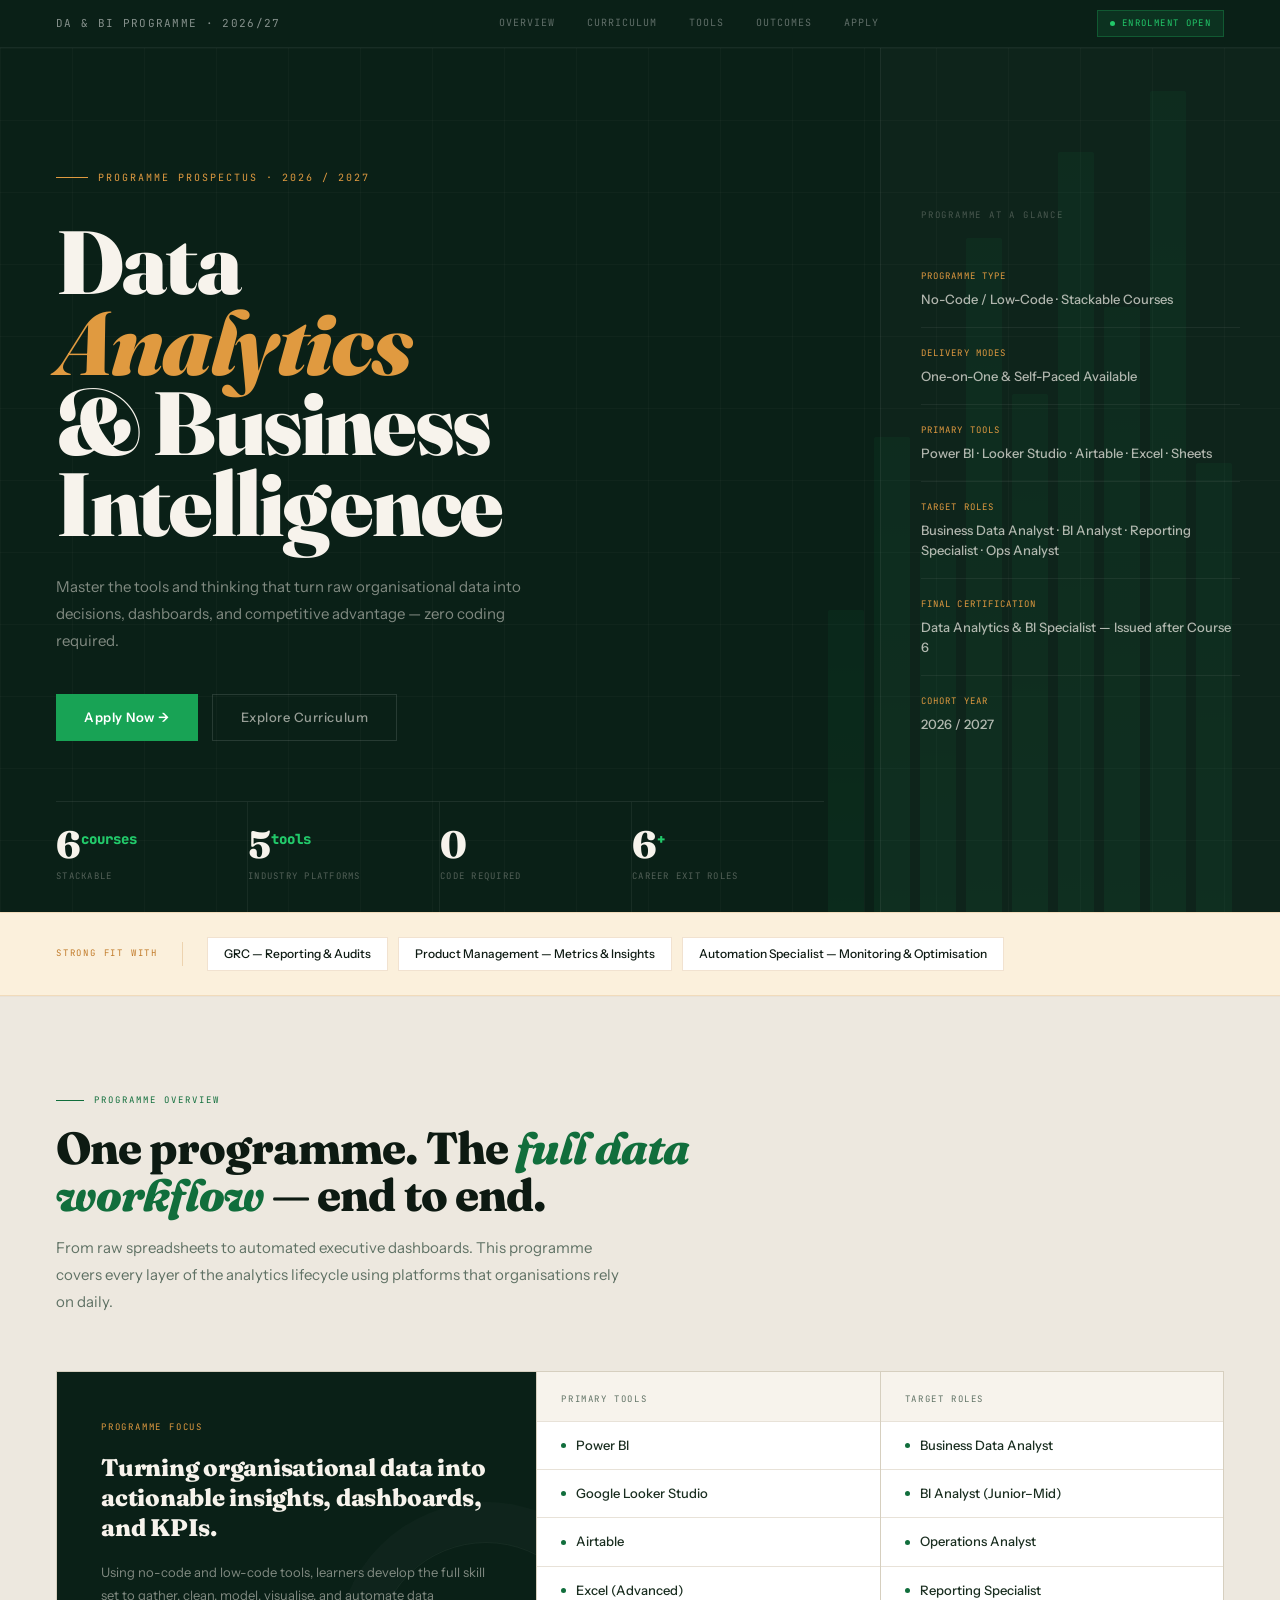
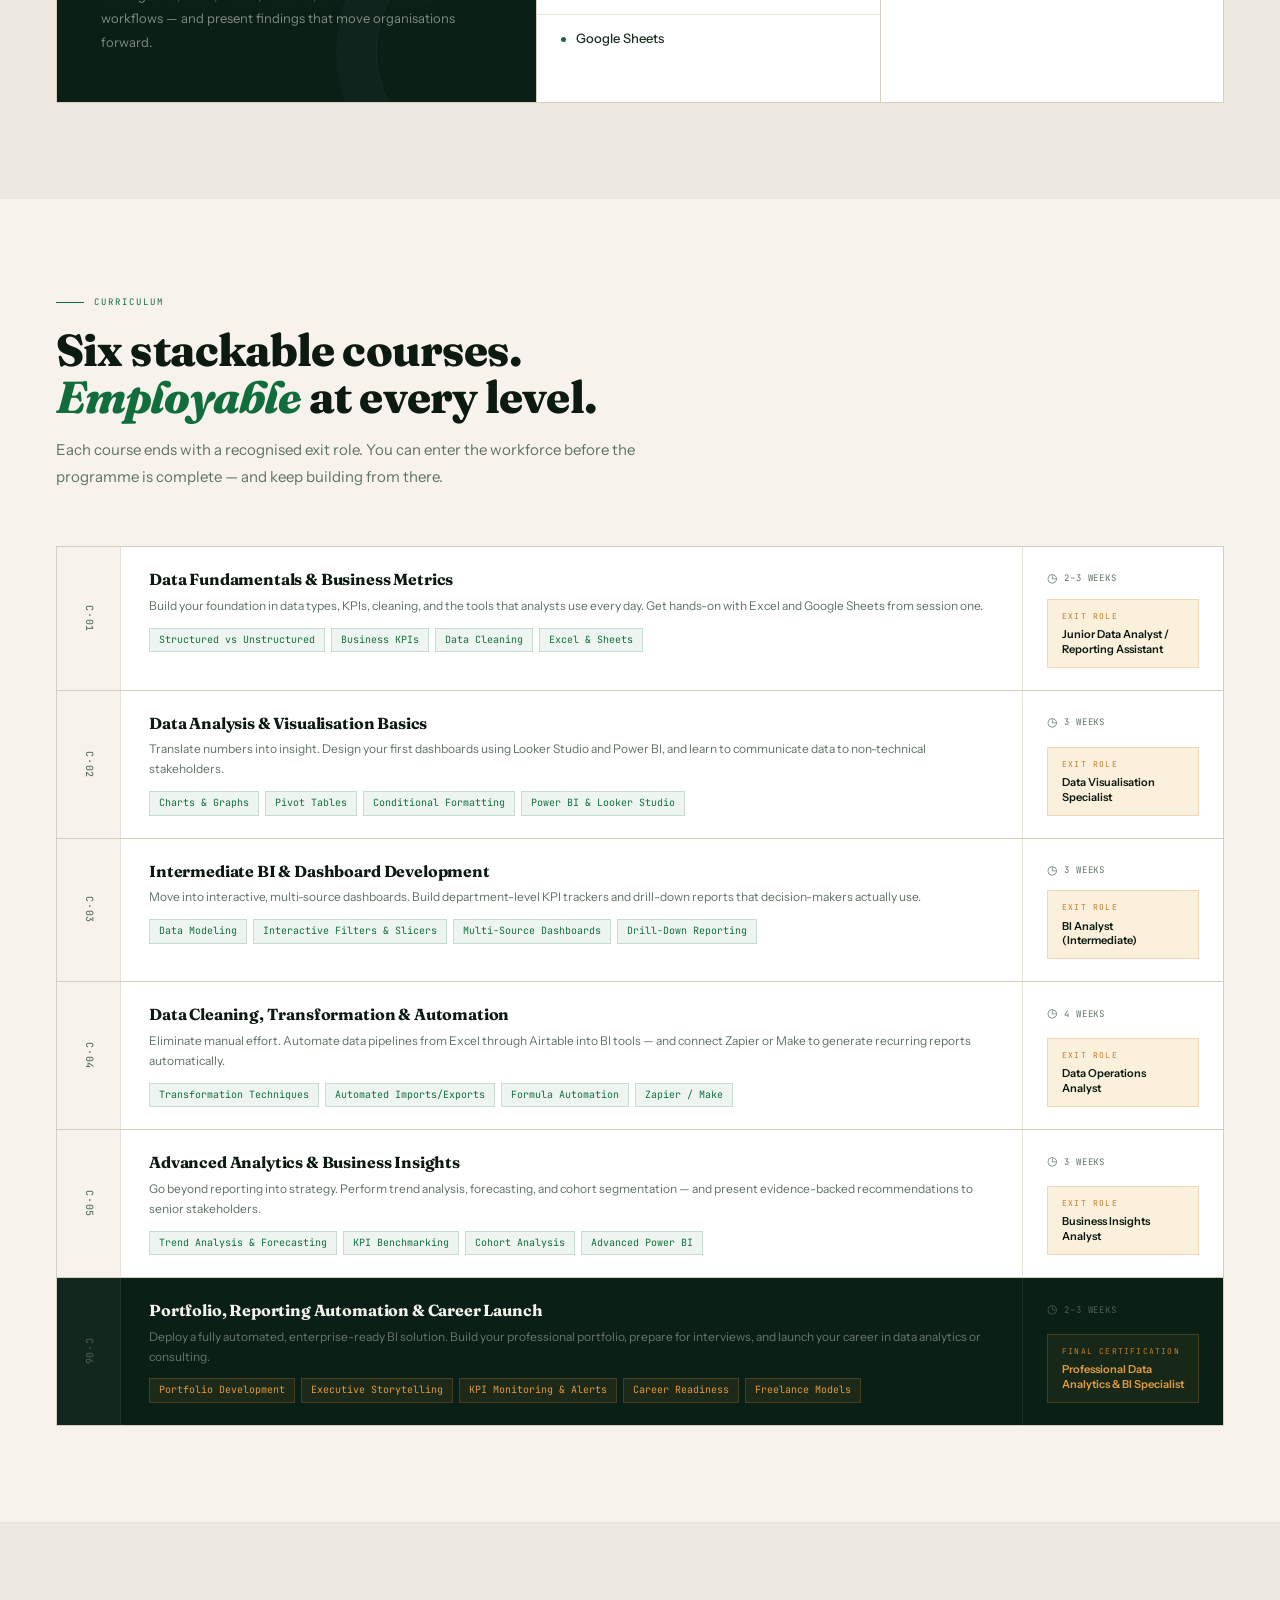
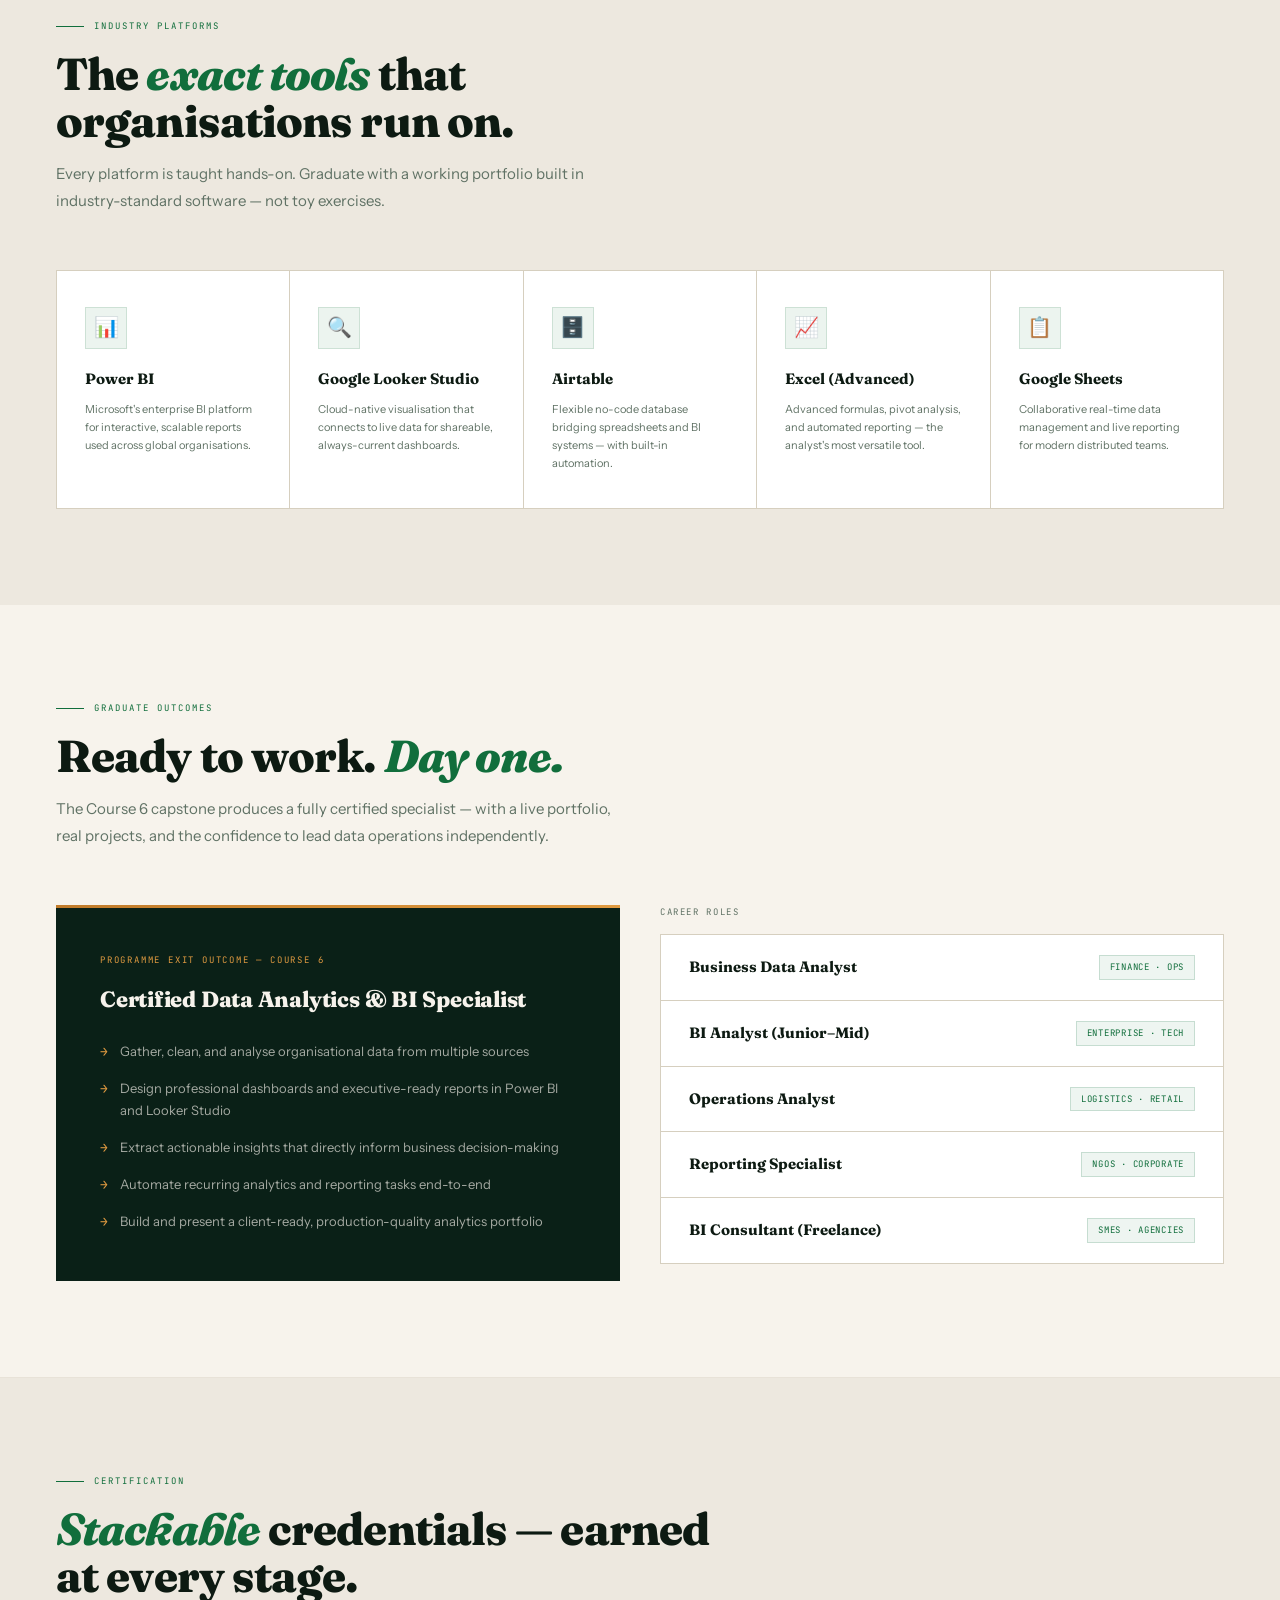
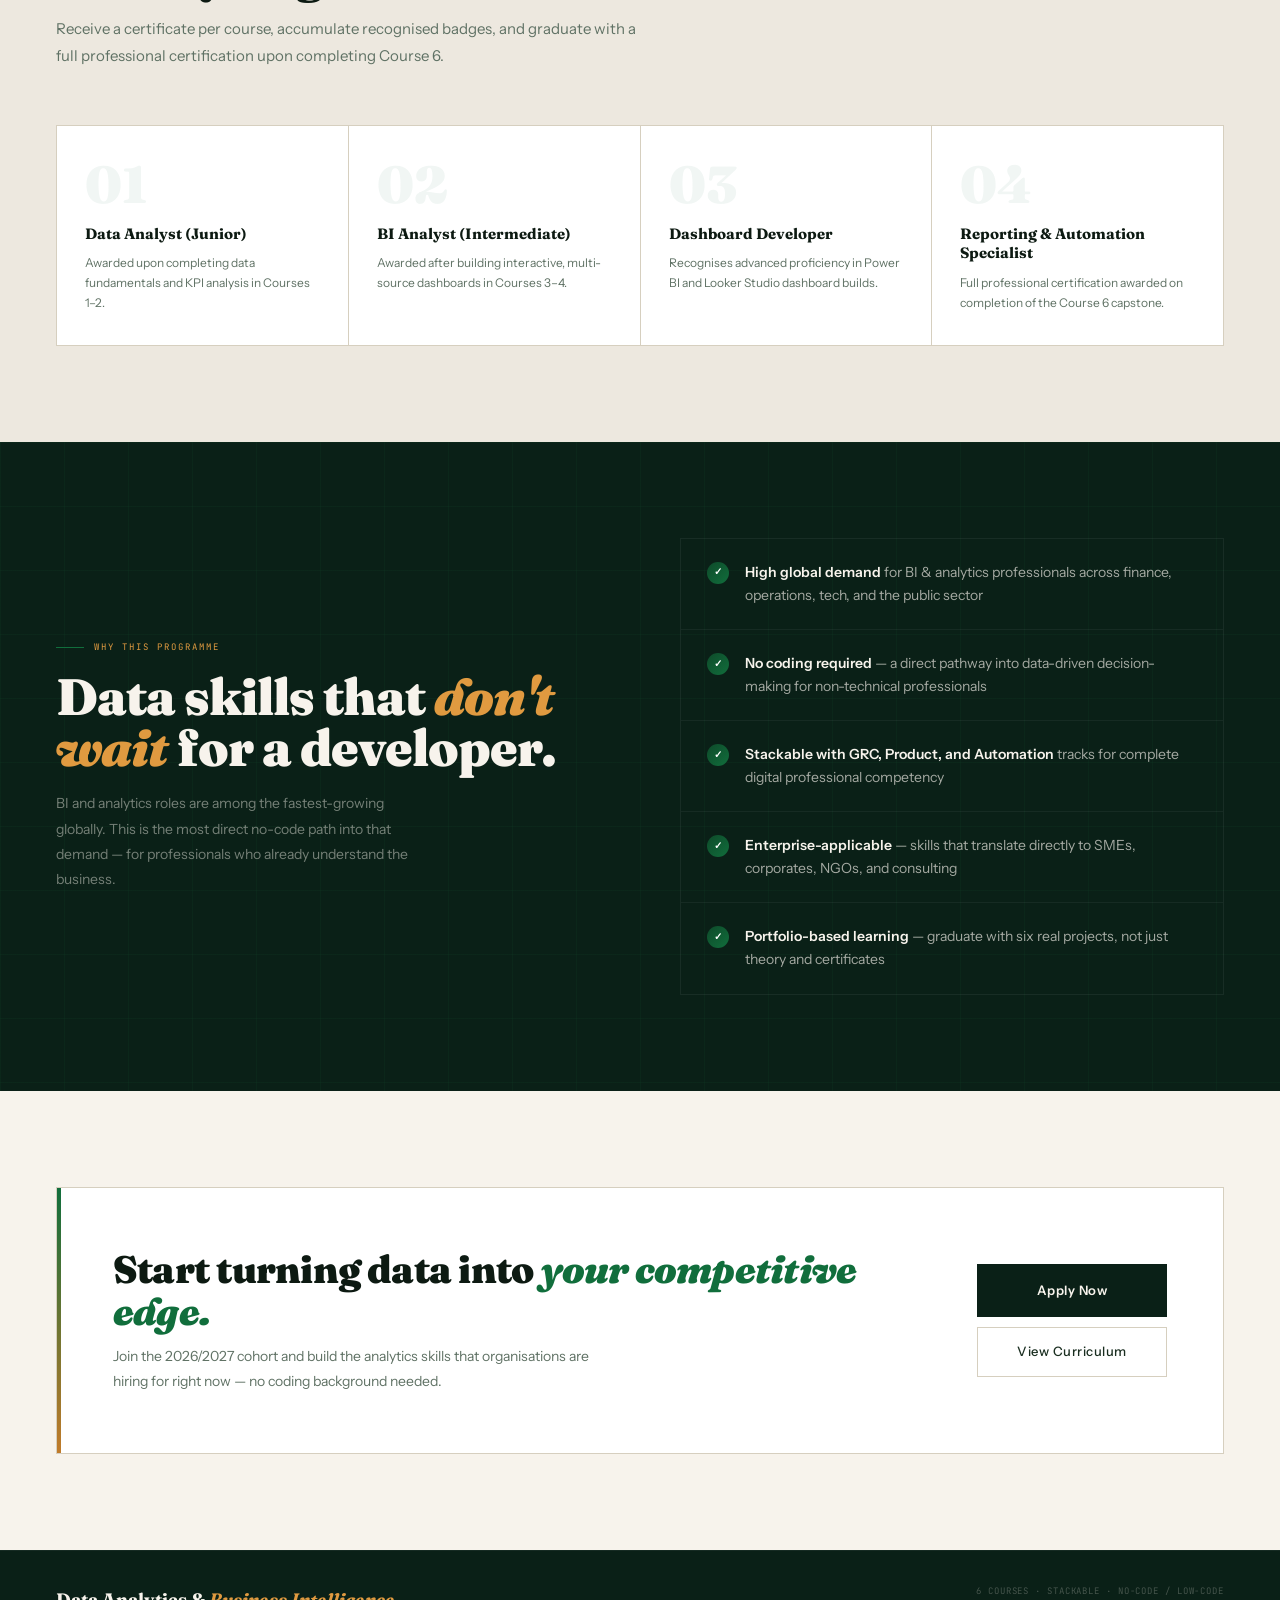
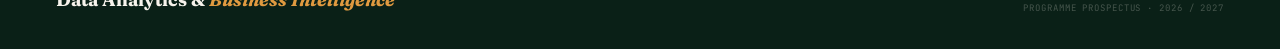
<file: data-analytics.html>
<!DOCTYPE html>
<html lang="en">
<head>
<meta charset="UTF-8">
<meta name="viewport" content="width=device-width, initial-scale=1.0">
<title>Data Analytics & Business Intelligence | Programme Prospectus 2026/27</title>
<link href="https://fonts.googleapis.com/css2?family=Fraunces:ital,opsz,wght@0,9..144,300;0,9..144,700;0,9..144,800;0,9..144,900;1,9..144,700;1,9..144,800&family=Instrument+Sans:wght@400;500;600&family=JetBrains+Mono:wght@400;500&display=swap" rel="stylesheet">
<style>
:root {
  --ink:#0D1A12; --forest:#0A2017; --green-deep:#0E4A2A;
  --green:#116E3C; --green-mid:#18A355; --green-pop:#22C96A;
  --gold:#C17B2A; --gold-light:#E09A40; --gold-pale:#FBF0DC;
  --parchment:#F7F3EC; --linen:#EDE8DF; --white:#FFFFFF;
  --text:#1A2E20; --muted:#607265; --border:#D6CFBF; --border-lt:#E8E2D8;
}
*,*::before,*::after{box-sizing:border-box;margin:0;padding:0;}
html{scroll-behavior:smooth;}
body{background:var(--parchment);color:var(--text);font-family:'Instrument Sans',sans-serif;font-weight:400;line-height:1.65;overflow-x:hidden;}

/* RIBBON */
.ribbon{position:sticky;top:0;z-index:100;background:var(--forest);display:flex;justify-content:space-between;align-items:center;padding:0 56px;height:48px;border-bottom:1px solid rgba(255,255,255,0.06);}
.ribbon-brand{font-family:'JetBrains Mono',monospace;font-size:11px;letter-spacing:0.12em;color:rgba(255,255,255,0.5);text-transform:uppercase;}
.ribbon-nav{display:flex;gap:32px;}
.ribbon-nav a{font-family:'JetBrains Mono',monospace;font-size:10px;letter-spacing:0.1em;text-transform:uppercase;color:rgba(255,255,255,0.35);text-decoration:none;transition:color 0.2s;}
.ribbon-nav a:hover{color:var(--gold-light);}
.ribbon-pill{display:flex;align-items:center;gap:7px;background:rgba(34,201,106,0.1);border:1px solid rgba(34,201,106,0.25);color:var(--green-pop);font-family:'JetBrains Mono',monospace;font-size:9px;letter-spacing:0.15em;text-transform:uppercase;padding:5px 12px;}
.ribbon-dot{width:5px;height:5px;background:var(--green-pop);border-radius:50%;animation:pulse 2s infinite;}
@keyframes pulse{0%,100%{opacity:1;transform:scale(1);}50%{opacity:0.4;transform:scale(0.6);}}

/* HERO */
.hero{background:var(--forest);min-height:96vh;display:grid;grid-template-columns:1fr 400px;position:relative;overflow:hidden;}
.hero-bg{position:absolute;inset:0;pointer-events:none;overflow:hidden;}
.hero-grid-lines{position:absolute;inset:0;background-image:linear-gradient(rgba(255,255,255,0.025) 1px,transparent 1px),linear-gradient(90deg,rgba(255,255,255,0.025) 1px,transparent 1px);background-size:72px 72px;}
.bar-group{position:absolute;right:0;bottom:0;width:480px;height:100%;display:flex;align-items:flex-end;justify-content:flex-end;gap:10px;padding:0 48px 0 0;opacity:0.07;}
.bar{width:36px;background:linear-gradient(to top,var(--green-pop),var(--green-mid));border-radius:2px 2px 0 0;transform-origin:bottom;animation:barGrow 1.4s cubic-bezier(0.22,1,0.36,1) both;}
@keyframes barGrow{from{transform:scaleY(0);}to{transform:scaleY(1);}}
.b1{height:35%;animation-delay:0.1s;}.b2{height:55%;animation-delay:0.2s;}.b3{height:42%;animation-delay:0.3s;}.b4{height:78%;animation-delay:0.4s;}.b5{height:60%;animation-delay:0.5s;}.b6{height:88%;animation-delay:0.6s;}.b7{height:70%;animation-delay:0.7s;}.b8{height:95%;animation-delay:0.8s;}.b9{height:52%;animation-delay:0.9s;}

.hero-left{padding:80px 56px 0;display:flex;flex-direction:column;justify-content:flex-end;position:relative;z-index:2;}
.hero-tag{display:inline-flex;align-items:center;gap:10px;font-family:'JetBrains Mono',monospace;font-size:10px;letter-spacing:0.2em;text-transform:uppercase;color:var(--gold-light);margin-bottom:36px;animation:fadeUp 0.7s ease both;}
.hero-tag-line{width:32px;height:1px;background:var(--gold-light);}
.hero-title{font-family:'Fraunces',serif;font-weight:900;font-size:clamp(50px,7vw,98px);line-height:0.9;color:var(--parchment);letter-spacing:-0.02em;animation:fadeUp 0.7s 0.1s ease both;}
.hero-title .accent{font-style:italic;color:var(--gold-light);}
.hero-sub{max-width:500px;font-size:15px;line-height:1.8;color:rgba(247,243,236,0.5);margin-top:28px;animation:fadeUp 0.7s 0.2s ease both;}
.hero-actions{display:flex;gap:14px;margin-top:40px;flex-wrap:wrap;animation:fadeUp 0.7s 0.3s ease both;}
.btn-hp{background:var(--green-mid);color:var(--white);font-family:'Instrument Sans',sans-serif;font-weight:600;font-size:13px;letter-spacing:0.04em;padding:13px 28px;border:none;text-decoration:none;display:inline-block;transition:background 0.2s,transform 0.2s;}
.btn-hp:hover{background:var(--green-deep);transform:translateY(-2px);}
.btn-hg{background:transparent;color:rgba(247,243,236,0.6);font-family:'Instrument Sans',sans-serif;font-weight:500;font-size:13px;letter-spacing:0.04em;padding:12px 28px;border:1px solid rgba(255,255,255,0.12);text-decoration:none;display:inline-block;transition:border-color 0.2s,color 0.2s;}
.btn-hg:hover{border-color:var(--gold-light);color:var(--gold-light);}

.stats-bar{border-top:1px solid rgba(255,255,255,0.08);margin-top:60px;display:grid;grid-template-columns:repeat(4,1fr);animation:fadeUp 0.7s 0.4s ease both;}
.hs{padding:24px 0 28px;border-right:1px solid rgba(255,255,255,0.06);}
.hs:last-child{border-right:none;}
.hs-n{font-family:'Fraunces',serif;font-weight:800;font-size:38px;line-height:1;color:var(--parchment);}
.hs-n sup{font-size:14px;color:var(--green-pop);font-family:'JetBrains Mono',monospace;}
.hs-l{font-family:'JetBrains Mono',monospace;font-size:9px;letter-spacing:0.14em;text-transform:uppercase;color:rgba(247,243,236,0.3);margin-top:5px;}

.hero-right{background:rgba(255,255,255,0.02);border-left:1px solid rgba(255,255,255,0.06);padding:56px 40px;display:flex;flex-direction:column;gap:0;position:relative;z-index:2;justify-content:center;}
.hr-eye{font-family:'JetBrains Mono',monospace;font-size:9px;letter-spacing:0.2em;text-transform:uppercase;color:rgba(247,243,236,0.25);margin-bottom:28px;}
.qf{padding:18px 0;border-bottom:1px solid rgba(255,255,255,0.06);}
.qf:last-child{border-bottom:none;}
.qf-l{font-family:'JetBrains Mono',monospace;font-size:9px;letter-spacing:0.12em;text-transform:uppercase;color:var(--gold-light);margin-bottom:5px;}
.qf-v{font-size:13px;font-weight:500;color:rgba(247,243,236,0.7);line-height:1.55;}

/* SHARED */
.s{padding:96px 56px;position:relative;}
.eyebrow{font-family:'JetBrains Mono',monospace;font-size:9px;letter-spacing:0.22em;text-transform:uppercase;color:var(--green);display:flex;align-items:center;gap:10px;margin-bottom:16px;}
.eyebrow::before{content:'';width:28px;height:1px;background:var(--green);}
.sh{font-family:'Fraunces',serif;font-weight:800;font-size:clamp(28px,3.5vw,50px);color:var(--ink);line-height:1.05;letter-spacing:-0.02em;max-width:680px;margin-bottom:16px;}
.sh em{font-style:italic;color:var(--green);}
.sp{font-size:15px;color:var(--muted);max-width:580px;margin-bottom:56px;line-height:1.8;}

/* OVERVIEW */
.bg-linen{background:var(--linen);border-top:1px solid var(--border-lt);}
.ov-grid{display:grid;grid-template-columns:1.4fr 1fr 1fr;border:1px solid var(--border);background:var(--border);gap:1px;}
.ov-main{background:var(--forest);padding:48px 44px;position:relative;overflow:hidden;}
.ov-main::after{content:'';position:absolute;bottom:-60px;right:-60px;width:220px;height:220px;border:1px solid rgba(255,255,255,0.05);border-radius:50%;box-shadow:0 0 0 40px rgba(255,255,255,0.02);}
.ov-eye{font-family:'JetBrains Mono',monospace;font-size:9px;letter-spacing:0.2em;text-transform:uppercase;color:var(--gold-light);margin-bottom:18px;}
.ov-h{font-family:'Fraunces',serif;font-weight:800;font-size:24px;color:var(--parchment);line-height:1.25;margin-bottom:18px;letter-spacing:-0.01em;}
.ov-p{font-size:13px;color:rgba(247,243,236,0.5);line-height:1.8;}
.ov-col{background:var(--white);}
.ov-ch{font-family:'JetBrains Mono',monospace;font-size:9px;letter-spacing:0.18em;text-transform:uppercase;color:var(--muted);padding:20px 24px 14px;border-bottom:1px solid var(--border-lt);background:var(--parchment);}
.ov-list{list-style:none;}
.ov-list li{padding:13px 24px;border-bottom:1px solid var(--border-lt);font-size:13px;font-weight:500;color:var(--text);display:flex;align-items:center;gap:10px;transition:background 0.2s,padding-left 0.2s;}
.ov-list li:last-child{border-bottom:none;}
.ov-list li:hover{background:var(--gold-pale);padding-left:30px;}
.ov-list li::before{content:'';width:5px;height:5px;background:var(--green);border-radius:50%;flex-shrink:0;}

/* COURSES */
.ctable{border:1px solid var(--border);background:var(--border);display:grid;gap:1px;}
.cr{background:var(--white);display:grid;grid-template-columns:64px 1fr 200px;transition:background 0.25s;min-height:110px;}
.cr:hover{background:#FBFEF8;}
.cr.fin{background:var(--forest);}
.cr.fin:hover{background:#0d2a1e;}
.cn{display:flex;align-items:center;justify-content:center;border-right:1px solid var(--border-lt);font-family:'JetBrains Mono',monospace;font-size:10px;font-weight:500;color:var(--muted);letter-spacing:0.08em;writing-mode:vertical-rl;text-transform:uppercase;padding:16px 0;background:var(--parchment);}
.cr.fin .cn{background:rgba(255,255,255,0.03);color:rgba(247,243,236,0.25);border-color:rgba(255,255,255,0.06);}
.cb{padding:22px 28px;border-right:1px solid var(--border-lt);}
.cr.fin .cb{border-color:rgba(255,255,255,0.07);}
.ct{font-family:'Fraunces',serif;font-weight:700;font-size:16px;color:var(--ink);line-height:1.3;margin-bottom:6px;letter-spacing:-0.01em;}
.cr.fin .ct{color:var(--parchment);}
.cd{font-size:12px;color:var(--muted);line-height:1.65;margin-bottom:12px;}
.cr.fin .cd{color:rgba(247,243,236,0.4);}
.chips{display:flex;flex-wrap:wrap;gap:6px;}
.chip{font-family:'JetBrains Mono',monospace;font-size:10px;color:var(--green);background:rgba(17,110,60,0.07);border:1px solid rgba(17,110,60,0.18);padding:3px 9px;}
.cr.fin .chip{color:var(--gold-light);background:rgba(193,123,42,0.1);border-color:rgba(193,123,42,0.25);}
.cm{padding:22px 24px;display:flex;flex-direction:column;justify-content:space-between;gap:10px;}
.cdur{font-family:'JetBrains Mono',monospace;font-size:9px;letter-spacing:0.1em;text-transform:uppercase;color:var(--muted);display:flex;align-items:center;gap:6px;}
.cdur::before{content:'◷';font-size:12px;}
.cr.fin .cdur{color:rgba(247,243,236,0.3);}
.eb{background:var(--gold-pale);border:1px solid rgba(193,123,42,0.2);padding:10px 14px;}
.cr.fin .eb{background:rgba(193,123,42,0.08);border-color:rgba(193,123,42,0.28);}
.el{font-family:'JetBrains Mono',monospace;font-size:8px;letter-spacing:0.15em;text-transform:uppercase;color:var(--gold);margin-bottom:4px;}
.er{font-size:11px;font-weight:600;color:var(--ink);line-height:1.35;}
.cr.fin .er{color:var(--gold-light);}

/* TOOLS */
.tgrid{display:grid;grid-template-columns:repeat(5,1fr);border:1px solid var(--border);background:var(--border);gap:1px;}
.tc{background:var(--white);padding:36px 28px;transition:background 0.3s,transform 0.3s;position:relative;overflow:hidden;}
.tc:hover{background:var(--forest);transform:translateY(-6px);box-shadow:0 16px 40px rgba(10,32,23,0.18);z-index:1;}
.ti{width:42px;height:42px;background:rgba(17,110,60,0.08);border:1px solid rgba(17,110,60,0.14);display:flex;align-items:center;justify-content:center;font-size:20px;margin-bottom:18px;transition:all 0.3s;}
.tc:hover .ti{background:rgba(193,123,42,0.12);border-color:rgba(193,123,42,0.3);}
.tn{font-family:'Fraunces',serif;font-weight:700;font-size:15px;color:var(--ink);margin-bottom:8px;transition:color 0.3s;}
.tc:hover .tn{color:var(--parchment);}
.td{font-size:11px;color:var(--muted);line-height:1.65;transition:color 0.3s;}
.tc:hover .td{color:rgba(247,243,236,0.45);}

/* OUTCOMES */
.ol{display:grid;grid-template-columns:1fr 1fr;gap:40px;align-items:start;}
.op{background:var(--forest);padding:48px 44px;position:relative;overflow:hidden;}
.op::before{content:'';position:absolute;top:0;left:0;right:0;height:3px;background:linear-gradient(90deg,var(--gold),var(--gold-light));}
.op-e{font-family:'JetBrains Mono',monospace;font-size:9px;letter-spacing:0.2em;text-transform:uppercase;color:var(--gold-light);margin-bottom:18px;}
.op-t{font-family:'Fraunces',serif;font-weight:800;font-size:22px;color:var(--parchment);line-height:1.2;margin-bottom:28px;letter-spacing:-0.01em;}
.opl{list-style:none;display:flex;flex-direction:column;gap:14px;}
.opl li{display:flex;gap:12px;font-size:13px;color:rgba(247,243,236,0.65);line-height:1.7;}
.opl li::before{content:'→';color:var(--gold-light);font-family:'JetBrains Mono',monospace;flex-shrink:0;margin-top:1px;}
.rl{border:1px solid var(--border);background:var(--border);display:grid;gap:1px;}
.ri{background:var(--white);padding:20px 28px;display:flex;align-items:center;justify-content:space-between;gap:16px;transition:background 0.2s,padding-left 0.25s;}
.ri:hover{background:var(--gold-pale);padding-left:38px;}
.rn{font-family:'Fraunces',serif;font-weight:700;font-size:15px;color:var(--ink);}
.rb{font-family:'JetBrains Mono',monospace;font-size:9px;letter-spacing:0.08em;text-transform:uppercase;color:var(--green);background:rgba(17,110,60,0.07);border:1px solid rgba(17,110,60,0.18);padding:4px 10px;white-space:nowrap;}

/* CERT */
.cgrid{display:grid;grid-template-columns:repeat(4,1fr);border:1px solid var(--border);background:var(--border);gap:1px;}
.cc{background:var(--white);padding:32px 28px;transition:background 0.3s;position:relative;overflow:hidden;}
.cc::before{content:'';position:absolute;bottom:0;left:0;right:0;height:3px;background:linear-gradient(90deg,var(--green),var(--green-pop));transform:scaleX(0);transform-origin:left;transition:transform 0.3s;}
.cc:hover{background:var(--forest);}
.cc:hover::before{transform:scaleX(1);}
.ccn{font-family:'Fraunces',serif;font-size:52px;font-weight:900;color:rgba(17,110,60,0.06);line-height:1;margin-bottom:14px;transition:color 0.3s;}
.cc:hover .ccn{color:rgba(247,243,236,0.05);}
.ccname{font-family:'Fraunces',serif;font-weight:700;font-size:15px;color:var(--ink);line-height:1.3;margin-bottom:10px;transition:color 0.3s;}
.cc:hover .ccname{color:var(--parchment);}
.ccd{font-size:12px;color:var(--muted);line-height:1.65;transition:color 0.3s;}
.cc:hover .ccd{color:rgba(247,243,236,0.4);}

/* WHY */
.why-bg{background:var(--forest);position:relative;overflow:hidden;}
.why-bg::before{content:'';position:absolute;inset:0;background-image:linear-gradient(rgba(34,201,106,0.04) 1px,transparent 1px),linear-gradient(90deg,rgba(34,201,106,0.04) 1px,transparent 1px);background-size:64px 64px;}
.wi{display:grid;grid-template-columns:1fr 1fr;gap:80px;align-items:center;position:relative;z-index:1;}
.wt{font-family:'Fraunces',serif;font-weight:900;font-size:clamp(32px,4vw,54px);color:var(--parchment);line-height:1.0;letter-spacing:-0.02em;}
.wt em{font-style:italic;color:var(--gold-light);}
.ws{font-size:14px;color:rgba(247,243,236,0.45);margin-top:18px;line-height:1.8;max-width:380px;}
.wlist{display:flex;flex-direction:column;gap:0;border:1px solid rgba(255,255,255,0.06);}
.wr{padding:22px 26px;border-bottom:1px solid rgba(255,255,255,0.05);display:flex;align-items:flex-start;gap:16px;transition:background 0.2s;}
.wr:last-child{border-bottom:none;}
.wr:hover{background:rgba(255,255,255,0.03);}
.wc{width:22px;height:22px;flex-shrink:0;margin-top:1px;background:linear-gradient(135deg,var(--green-deep),var(--green));border-radius:50%;display:flex;align-items:center;justify-content:center;font-size:10px;color:var(--white);font-weight:600;}
.wtx{font-size:14px;color:rgba(247,243,236,0.65);line-height:1.65;}
.wtx strong{color:var(--parchment);font-weight:600;}

/* FIT STRIP */
.fit-strip{background:var(--gold-pale);border-top:1px solid rgba(193,123,42,0.18);border-bottom:1px solid rgba(193,123,42,0.18);padding:24px 56px;display:flex;align-items:center;gap:24px;flex-wrap:wrap;}
.fl{font-family:'JetBrains Mono',monospace;font-size:9px;letter-spacing:0.2em;text-transform:uppercase;color:var(--gold);white-space:nowrap;}
.fsep{width:1px;height:24px;background:rgba(193,123,42,0.25);flex-shrink:0;}
.ftags{display:flex;gap:10px;flex-wrap:wrap;}
.ftag{font-size:12px;font-weight:500;color:var(--ink);background:var(--white);border:1px solid rgba(193,123,42,0.22);padding:6px 16px;}

/* CTA */
.bg-parch{background:var(--parchment);}
.cta-w{border:1px solid var(--border);background:var(--white);display:grid;grid-template-columns:1fr auto;gap:48px;align-items:center;padding:60px 56px;position:relative;overflow:hidden;}
.cta-w::before{content:'';position:absolute;left:0;top:0;bottom:0;width:4px;background:linear-gradient(to bottom,var(--green),var(--gold));}
.cta-h{font-family:'Fraunces',serif;font-weight:900;font-size:clamp(26px,3vw,42px);color:var(--ink);line-height:1.1;letter-spacing:-0.02em;margin-bottom:12px;}
.cta-h em{font-style:italic;color:var(--green);}
.cta-p{font-size:14px;color:var(--muted);max-width:500px;line-height:1.75;}
.cta-btns{display:flex;flex-direction:column;gap:10px;min-width:190px;}
.btn-cp{background:var(--forest);color:var(--parchment);font-family:'Instrument Sans',sans-serif;font-weight:600;font-size:13px;letter-spacing:0.04em;padding:14px 28px;border:2px solid var(--forest);text-align:center;text-decoration:none;display:block;transition:background 0.2s;}
.btn-cp:hover{background:var(--green-deep);border-color:var(--green-deep);}
.btn-co{background:transparent;color:var(--text);font-family:'Instrument Sans',sans-serif;font-weight:500;font-size:13px;letter-spacing:0.04em;padding:13px 28px;border:1px solid var(--border);text-align:center;text-decoration:none;display:block;transition:border-color 0.2s,color 0.2s;}
.btn-co:hover{border-color:var(--green);color:var(--green);}

/* FOOTER */
footer{background:var(--forest);padding:32px 56px;display:flex;justify-content:space-between;align-items:center;flex-wrap:wrap;gap:16px;border-top:1px solid rgba(255,255,255,0.05);}
.fb{font-family:'Fraunces',serif;font-weight:700;font-size:18px;color:var(--parchment);}
.fb span{font-style:italic;color:var(--gold-light);}
.fm{font-family:'JetBrains Mono',monospace;font-size:9px;letter-spacing:0.1em;text-transform:uppercase;color:rgba(247,243,236,0.25);text-align:right;line-height:1.9;}

/* ANIMATIONS */
@keyframes fadeUp{from{opacity:0;transform:translateY(22px);}to{opacity:1;transform:none;}}
.reveal{opacity:0;transform:translateY(18px);transition:opacity 0.65s ease,transform 0.65s ease;}
.reveal.shown{opacity:1;transform:none;}

@media(max-width:960px){
  .ribbon-nav{display:none;}
  .hero{grid-template-columns:1fr;}
  .hero-right{display:none;}
  .stats-bar{grid-template-columns:repeat(2,1fr);}
  .ov-grid,.ol,.wi,.cgrid,.cta-w{grid-template-columns:1fr;}
  .tgrid{grid-template-columns:repeat(2,1fr);}
  .cr{grid-template-columns:48px 1fr;}
  .cm{display:none;}
  .s{padding:56px 20px;}
  .fit-strip{padding:20px;}
  .cta-btns{flex-direction:row;}
  footer,.ribbon{padding-left:20px;padding-right:20px;}
}
</style>
</head>
<body>

<nav class="ribbon">
  <div class="ribbon-brand">DA &amp; BI Programme · 2026/27</div>
  <div class="ribbon-nav">
    <a href="#overview">Overview</a>
    <a href="#curriculum">Curriculum</a>
    <a href="#tools">Tools</a>
    <a href="#outcomes">Outcomes</a>
    <a href="#apply">Apply</a>
  </div>
  <div class="ribbon-pill"><div class="ribbon-dot"></div>Enrolment Open</div>
</nav>

<!-- HERO -->
<section class="hero">
  <div class="hero-bg">
    <div class="hero-grid-lines"></div>
    <div class="bar-group">
      <div class="bar b1"></div><div class="bar b2"></div><div class="bar b3"></div>
      <div class="bar b4"></div><div class="bar b5"></div><div class="bar b6"></div>
      <div class="bar b7"></div><div class="bar b8"></div><div class="bar b9"></div>
    </div>
  </div>

  <div class="hero-left">
    <div class="hero-tag"><div class="hero-tag-line"></div>Programme Prospectus · 2026 / 2027</div>
    <h1 class="hero-title">
      Data<br>
      <span class="accent">Analytics</span><br>
      &amp; Business<br>Intelligence
    </h1>
    <p class="hero-sub">Master the tools and thinking that turn raw organisational data into decisions, dashboards, and competitive advantage — zero coding required.</p>
    <div class="hero-actions">
      <a href="https://form.jotform.com/260541505232042" target="_blank" class="btn-hp">Apply Now →</a>
      <a href="#curriculum" class="btn-hg">Explore Curriculum</a>
    </div>
    <div class="stats-bar">
      <div class="hs"><div class="hs-n">6<sup>courses</sup></div><div class="hs-l">Stackable</div></div>
      <div class="hs"><div class="hs-n">5<sup>tools</sup></div><div class="hs-l">Industry Platforms</div></div>
      <div class="hs"><div class="hs-n">0</div><div class="hs-l">Code Required</div></div>
      <div class="hs"><div class="hs-n">6<sup>+</sup></div><div class="hs-l">Career Exit Roles</div></div>
    </div>
  </div>

  <div class="hero-right">
    <div class="hr-eye">Programme at a Glance</div>
    <div class="qf"><div class="qf-l">Programme Type</div><div class="qf-v">No-Code / Low-Code · Stackable Courses</div></div>
    <div class="qf"><div class="qf-l">Delivery Modes</div><div class="qf-v">One-on-One &amp; Self-Paced Available</div></div>
    <div class="qf"><div class="qf-l">Primary Tools</div><div class="qf-v">Power BI · Looker Studio · Airtable · Excel · Sheets</div></div>
    <div class="qf"><div class="qf-l">Target Roles</div><div class="qf-v">Business Data Analyst · BI Analyst · Reporting Specialist · Ops Analyst</div></div>
    <div class="qf"><div class="qf-l">Final Certification</div><div class="qf-v">Data Analytics &amp; BI Specialist — Issued after Course 6</div></div>
    <div class="qf"><div class="qf-l">Cohort Year</div><div class="qf-v">2026 / 2027</div></div>
  </div>
</section>

<!-- FIT STRIP -->
<div class="fit-strip">
  <div class="fl">Strong Fit With</div><div class="fsep"></div>
  <div class="ftags">
    <div class="ftag">GRC — Reporting &amp; Audits</div>
    <div class="ftag">Product Management — Metrics &amp; Insights</div>
    <div class="ftag">Automation Specialist — Monitoring &amp; Optimisation</div>
  </div>
</div>

<!-- OVERVIEW -->
<section class="s bg-linen" id="overview">
  <div class="eyebrow">Programme Overview</div>
  <h2 class="sh reveal">One programme. The <em>full data workflow</em> — end to end.</h2>
  <p class="sp reveal">From raw spreadsheets to automated executive dashboards. This programme covers every layer of the analytics lifecycle using platforms that organisations rely on daily.</p>
  <div class="ov-grid reveal">
    <div class="ov-main">
      <div class="ov-eye">Programme Focus</div>
      <div class="ov-h">Turning organisational data into actionable insights, dashboards, and KPIs.</div>
      <div class="ov-p">Using no-code and low-code tools, learners develop the full skill set to gather, clean, model, visualise, and automate data workflows — and present findings that move organisations forward.</div>
    </div>
    <div class="ov-col">
      <div class="ov-ch">Primary Tools</div>
      <ul class="ov-list">
        <li>Power BI</li><li>Google Looker Studio</li><li>Airtable</li>
        <li>Excel (Advanced)</li><li>Google Sheets</li>
      </ul>
    </div>
    <div class="ov-col">
      <div class="ov-ch">Target Roles</div>
      <ul class="ov-list">
        <li>Business Data Analyst</li><li>BI Analyst (Junior–Mid)</li>
        <li>Operations Analyst</li><li>Reporting Specialist</li>
      </ul>
    </div>
  </div>
</section>

<!-- CURRICULUM -->
<section class="s" id="curriculum" style="background:var(--parchment);">
  <div class="eyebrow">Curriculum</div>
  <h2 class="sh reveal">Six stackable courses. <em>Employable</em> at every level.</h2>
  <p class="sp reveal">Each course ends with a recognised exit role. You can enter the workforce before the programme is complete — and keep building from there.</p>
  <div class="ctable reveal">

    <div class="cr">
      <div class="cn">C·01</div>
      <div class="cb">
        <div class="ct">Data Fundamentals &amp; Business Metrics</div>
        <div class="cd">Build your foundation in data types, KPIs, cleaning, and the tools that analysts use every day. Get hands-on with Excel and Google Sheets from session one.</div>
        <div class="chips"><span class="chip">Structured vs Unstructured</span><span class="chip">Business KPIs</span><span class="chip">Data Cleaning</span><span class="chip">Excel &amp; Sheets</span></div>
      </div>
      <div class="cm"><div class="cdur">2–3 Weeks</div><div class="eb"><div class="el">Exit Role</div><div class="er">Junior Data Analyst / Reporting Assistant</div></div></div>
    </div>

    <div class="cr">
      <div class="cn">C·02</div>
      <div class="cb">
        <div class="ct">Data Analysis &amp; Visualisation Basics</div>
        <div class="cd">Translate numbers into insight. Design your first dashboards using Looker Studio and Power BI, and learn to communicate data to non-technical stakeholders.</div>
        <div class="chips"><span class="chip">Charts &amp; Graphs</span><span class="chip">Pivot Tables</span><span class="chip">Conditional Formatting</span><span class="chip">Power BI &amp; Looker Studio</span></div>
      </div>
      <div class="cm"><div class="cdur">3 Weeks</div><div class="eb"><div class="el">Exit Role</div><div class="er">Data Visualisation Specialist</div></div></div>
    </div>

    <div class="cr">
      <div class="cn">C·03</div>
      <div class="cb">
        <div class="ct">Intermediate BI &amp; Dashboard Development</div>
        <div class="cd">Move into interactive, multi-source dashboards. Build department-level KPI trackers and drill-down reports that decision-makers actually use.</div>
        <div class="chips"><span class="chip">Data Modeling</span><span class="chip">Interactive Filters &amp; Slicers</span><span class="chip">Multi-Source Dashboards</span><span class="chip">Drill-Down Reporting</span></div>
      </div>
      <div class="cm"><div class="cdur">3 Weeks</div><div class="eb"><div class="el">Exit Role</div><div class="er">BI Analyst (Intermediate)</div></div></div>
    </div>

    <div class="cr">
      <div class="cn">C·04</div>
      <div class="cb">
        <div class="ct">Data Cleaning, Transformation &amp; Automation</div>
        <div class="cd">Eliminate manual effort. Automate data pipelines from Excel through Airtable into BI tools — and connect Zapier or Make to generate recurring reports automatically.</div>
        <div class="chips"><span class="chip">Transformation Techniques</span><span class="chip">Automated Imports/Exports</span><span class="chip">Formula Automation</span><span class="chip">Zapier / Make</span></div>
      </div>
      <div class="cm"><div class="cdur">4 Weeks</div><div class="eb"><div class="el">Exit Role</div><div class="er">Data Operations Analyst</div></div></div>
    </div>

    <div class="cr">
      <div class="cn">C·05</div>
      <div class="cb">
        <div class="ct">Advanced Analytics &amp; Business Insights</div>
        <div class="cd">Go beyond reporting into strategy. Perform trend analysis, forecasting, and cohort segmentation — and present evidence-backed recommendations to senior stakeholders.</div>
        <div class="chips"><span class="chip">Trend Analysis &amp; Forecasting</span><span class="chip">KPI Benchmarking</span><span class="chip">Cohort Analysis</span><span class="chip">Advanced Power BI</span></div>
      </div>
      <div class="cm"><div class="cdur">3 Weeks</div><div class="eb"><div class="el">Exit Role</div><div class="er">Business Insights Analyst</div></div></div>
    </div>

    <div class="cr fin">
      <div class="cn">C·06</div>
      <div class="cb">
        <div class="ct">Portfolio, Reporting Automation &amp; Career Launch</div>
        <div class="cd">Deploy a fully automated, enterprise-ready BI solution. Build your professional portfolio, prepare for interviews, and launch your career in data analytics or consulting.</div>
        <div class="chips"><span class="chip">Portfolio Development</span><span class="chip">Executive Storytelling</span><span class="chip">KPI Monitoring &amp; Alerts</span><span class="chip">Career Readiness</span><span class="chip">Freelance Models</span></div>
      </div>
      <div class="cm"><div class="cdur">2–3 Weeks</div><div class="eb"><div class="el">Final Certification</div><div class="er">Professional Data Analytics &amp; BI Specialist</div></div></div>
    </div>

  </div>
</section>

<!-- TOOLS -->
<section class="s bg-linen" id="tools">
  <div class="eyebrow">Industry Platforms</div>
  <h2 class="sh reveal">The <em>exact tools</em> that organisations run on.</h2>
  <p class="sp reveal">Every platform is taught hands-on. Graduate with a working portfolio built in industry-standard software — not toy exercises.</p>
  <div class="tgrid reveal">
    <div class="tc"><div class="ti">📊</div><div class="tn">Power BI</div><div class="td">Microsoft's enterprise BI platform for interactive, scalable reports used across global organisations.</div></div>
    <div class="tc"><div class="ti">🔍</div><div class="tn">Google Looker Studio</div><div class="td">Cloud-native visualisation that connects to live data for shareable, always-current dashboards.</div></div>
    <div class="tc"><div class="ti">🗄️</div><div class="tn">Airtable</div><div class="td">Flexible no-code database bridging spreadsheets and BI systems — with built-in automation.</div></div>
    <div class="tc"><div class="ti">📈</div><div class="tn">Excel (Advanced)</div><div class="td">Advanced formulas, pivot analysis, and automated reporting — the analyst's most versatile tool.</div></div>
    <div class="tc"><div class="ti">📋</div><div class="tn">Google Sheets</div><div class="td">Collaborative real-time data management and live reporting for modern distributed teams.</div></div>
  </div>
</section>

<!-- OUTCOMES -->
<section class="s" id="outcomes" style="background:var(--parchment);">
  <div class="eyebrow">Graduate Outcomes</div>
  <h2 class="sh reveal">Ready to work. <em>Day one.</em></h2>
  <p class="sp reveal">The Course 6 capstone produces a fully certified specialist — with a live portfolio, real projects, and the confidence to lead data operations independently.</p>
  <div class="ol reveal">
    <div class="op">
      <div class="op-e">Programme Exit Outcome — Course 6</div>
      <div class="op-t">Certified Data Analytics &amp; BI Specialist</div>
      <ul class="opl">
        <li>Gather, clean, and analyse organisational data from multiple sources</li>
        <li>Design professional dashboards and executive-ready reports in Power BI and Looker Studio</li>
        <li>Extract actionable insights that directly inform business decision-making</li>
        <li>Automate recurring analytics and reporting tasks end-to-end</li>
        <li>Build and present a client-ready, production-quality analytics portfolio</li>
      </ul>
    </div>
    <div>
      <p style="font-family:'JetBrains Mono',monospace;font-size:9px;letter-spacing:0.18em;text-transform:uppercase;color:var(--muted);margin-bottom:14px;">Career Roles</p>
      <div class="rl">
        <div class="ri"><div class="rn">Business Data Analyst</div><div class="rb">Finance · Ops</div></div>
        <div class="ri"><div class="rn">BI Analyst (Junior–Mid)</div><div class="rb">Enterprise · Tech</div></div>
        <div class="ri"><div class="rn">Operations Analyst</div><div class="rb">Logistics · Retail</div></div>
        <div class="ri"><div class="rn">Reporting Specialist</div><div class="rb">NGOs · Corporate</div></div>
        <div class="ri"><div class="rn">BI Consultant (Freelance)</div><div class="rb">SMEs · Agencies</div></div>
      </div>
    </div>
  </div>
</section>

<!-- CERTIFICATION -->
<section class="s bg-linen">
  <div class="eyebrow">Certification</div>
  <h2 class="sh reveal"><em>Stackable</em> credentials — earned at every stage.</h2>
  <p class="sp reveal">Receive a certificate per course, accumulate recognised badges, and graduate with a full professional certification upon completing Course 6.</p>
  <div class="cgrid reveal">
    <div class="cc"><div class="ccn">01</div><div class="ccname">Data Analyst (Junior)</div><div class="ccd">Awarded upon completing data fundamentals and KPI analysis in Courses 1–2.</div></div>
    <div class="cc"><div class="ccn">02</div><div class="ccname">BI Analyst (Intermediate)</div><div class="ccd">Awarded after building interactive, multi-source dashboards in Courses 3–4.</div></div>
    <div class="cc"><div class="ccn">03</div><div class="ccname">Dashboard Developer</div><div class="ccd">Recognises advanced proficiency in Power BI and Looker Studio dashboard builds.</div></div>
    <div class="cc"><div class="ccn">04</div><div class="ccname">Reporting &amp; Automation Specialist</div><div class="ccd">Full professional certification awarded on completion of the Course 6 capstone.</div></div>
  </div>
</section>

<!-- WHY -->
<section class="s why-bg">
  <div class="wi">
    <div>
      <div class="eyebrow" style="color:var(--gold-light);">Why This Programme</div>
      <h2 class="wt">Data skills that <em>don't wait</em> for a developer.</h2>
      <p class="ws">BI and analytics roles are among the fastest-growing globally. This is the most direct no-code path into that demand — for professionals who already understand the business.</p>
    </div>
    <ul class="wlist reveal">
      <li class="wr"><div class="wc">✓</div><div class="wtx"><strong>High global demand</strong> for BI &amp; analytics professionals across finance, operations, tech, and the public sector</div></li>
      <li class="wr"><div class="wc">✓</div><div class="wtx"><strong>No coding required</strong> — a direct pathway into data-driven decision-making for non-technical professionals</div></li>
      <li class="wr"><div class="wc">✓</div><div class="wtx"><strong>Stackable with GRC, Product, and Automation</strong> tracks for complete digital professional competency</div></li>
      <li class="wr"><div class="wc">✓</div><div class="wtx"><strong>Enterprise-applicable</strong> — skills that translate directly to SMEs, corporates, NGOs, and consulting</div></li>
      <li class="wr"><div class="wc">✓</div><div class="wtx"><strong>Portfolio-based learning</strong> — graduate with six real projects, not just theory and certificates</div></li>
    </ul>
  </div>
</section>

<!-- CTA -->
<section class="s bg-parch" id="apply">
  <div class="cta-w reveal">
    <div>
      <div class="cta-h">Start turning data into <em>your competitive edge.</em></div>
      <p class="cta-p">Join the 2026/2027 cohort and build the analytics skills that organisations are hiring for right now — no coding background needed.</p>
    </div>
    <div class="cta-btns">
      <a href="https://form.jotform.com/260541505232042" target="_blank" class="btn-cp">Apply Now</a>
      <a href="#curriculum" class="btn-co">View Curriculum</a>
    </div>
  </div>
</section>

<footer>
  <div class="fb">Data Analytics &amp; <span>Business Intelligence</span></div>
  <div class="fm">6 Courses · Stackable · No-Code / Low-Code<br>Programme Prospectus · 2026 / 2027</div>
</footer>

<script>
  const io = new IntersectionObserver((es) => {
    es.forEach((e, i) => { if(e.isIntersecting) setTimeout(()=>e.target.classList.add('shown'), i*90); });
  }, {threshold:0.07});
  document.querySelectorAll('.reveal').forEach(el=>io.observe(el));

  document.querySelectorAll('a[href^="#"]').forEach(a => {
    a.addEventListener('click', e => {
      const target = document.querySelector(a.getAttribute('href'));
      if (target) {
        e.preventDefault();
        const offset = 56;
        const top = target.getBoundingClientRect().top + window.scrollY - offset;
        window.scrollTo({ top, behavior: 'smooth' });
      }
    });
  });
</script>
</body>
</html>
</file>
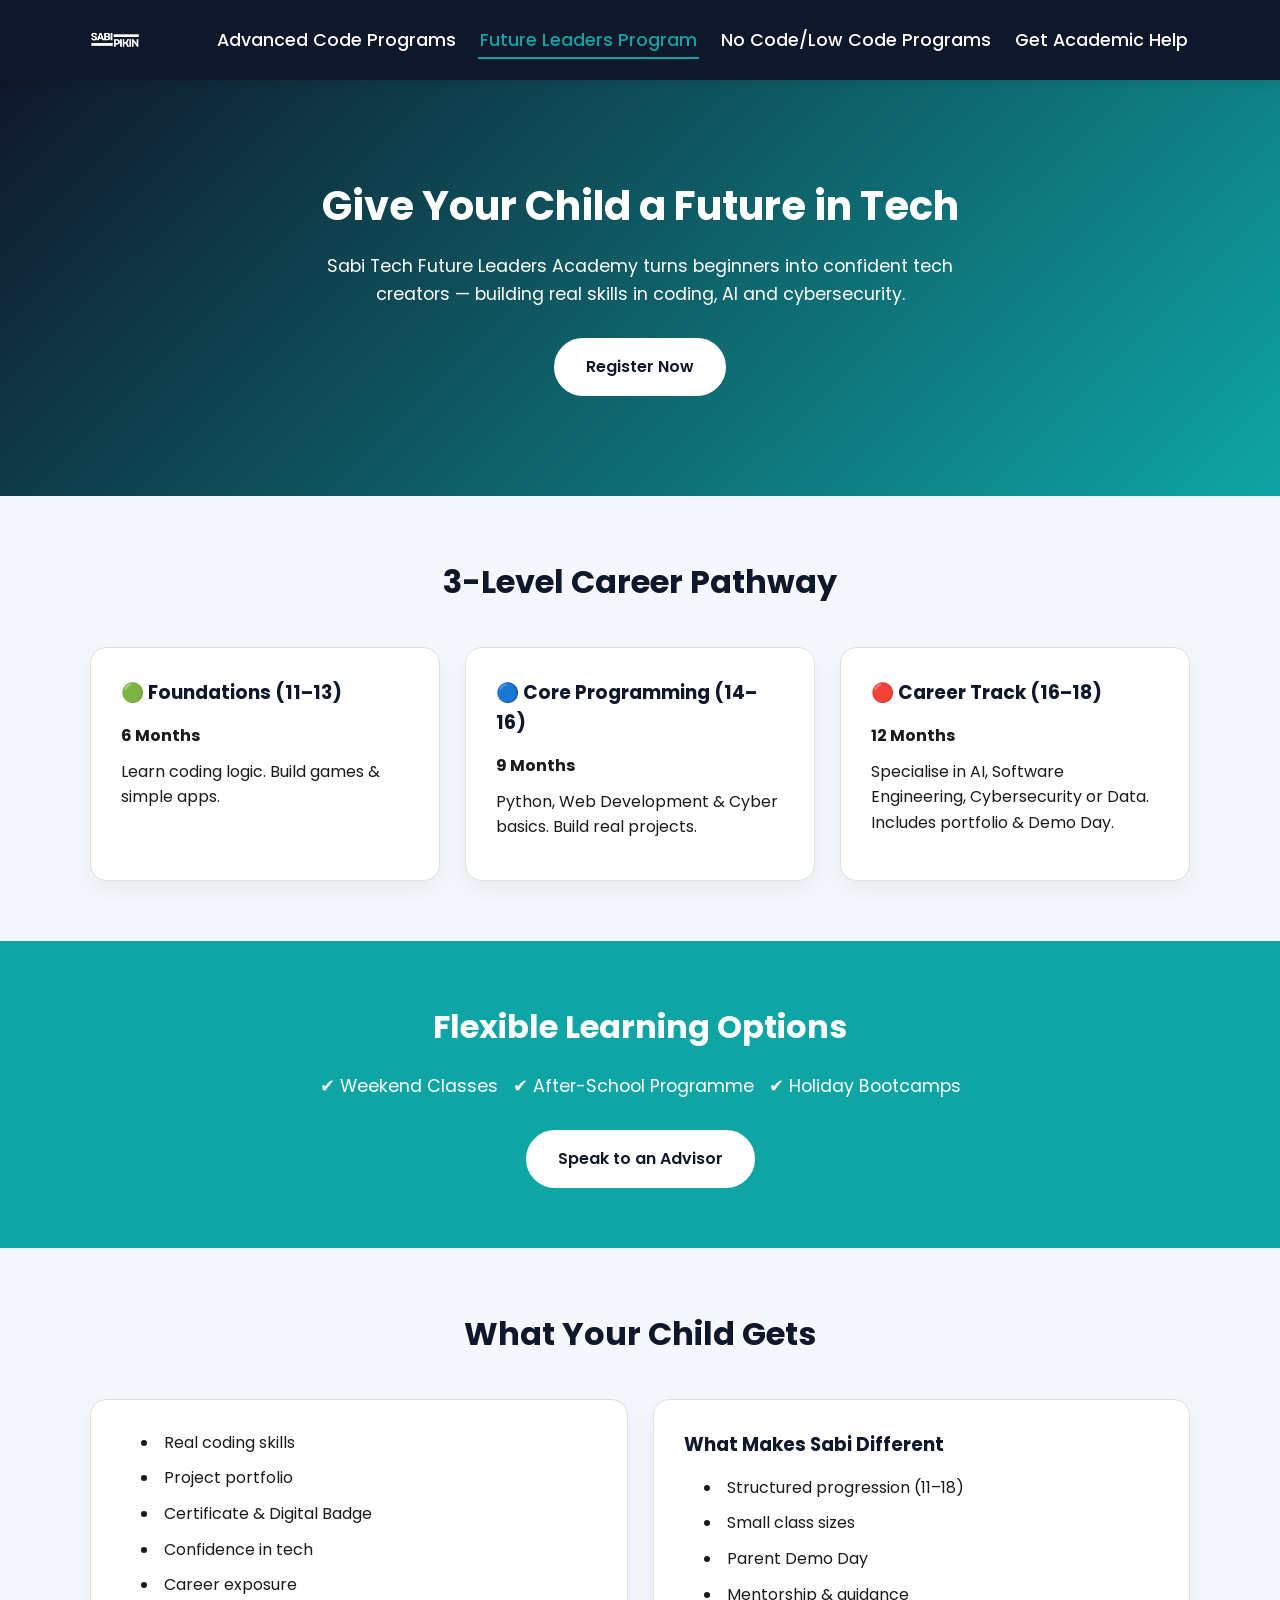
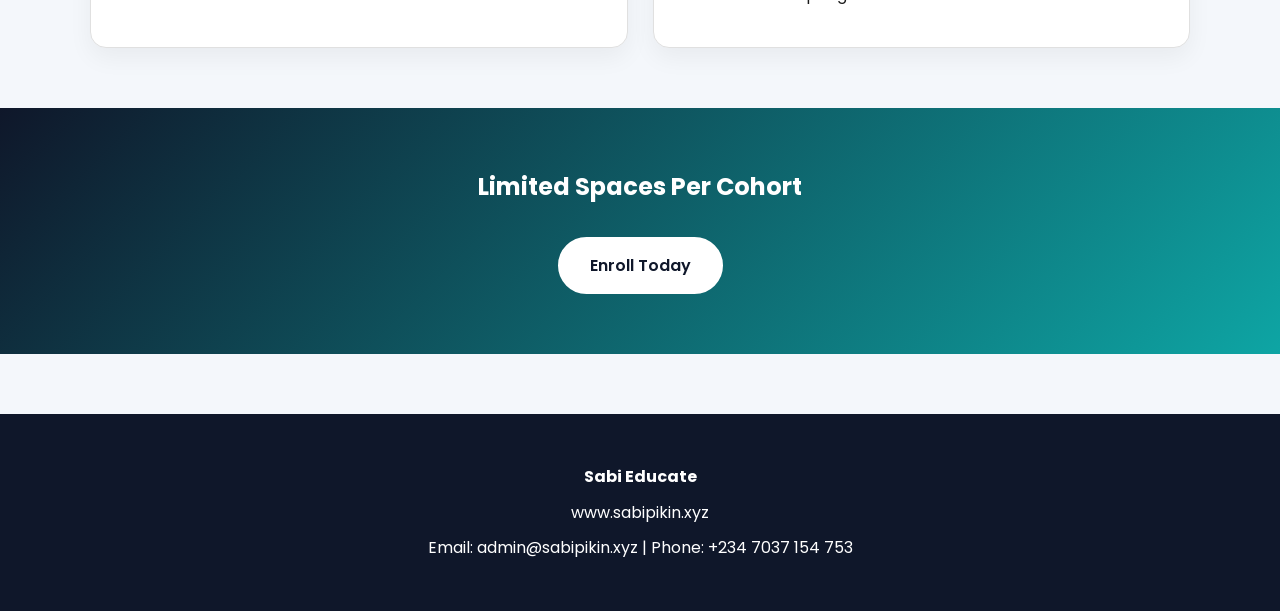
<file: flp.html>
<!DOCTYPE html>
<html lang="en">
<head>
<meta charset="UTF-8">
<meta name="viewport" content="width=device-width, initial-scale=1.0">
<title>Future Leaders Program - sabipikin</title>
<link rel="icon" type="image/png" href="logo.png">
<link rel="stylesheet" href="styles.css">
</head>

<body>

<!-- Navigation -->
<nav>
    <div class="nav-container">
        <a href="index.html" class="logo"><img src="logo.png" alt="Sabi Educate Logo" style="height: 50px;"></a>
        <ul class="nav-links">
            <li><a href="advanced-code.html">Advanced Code Programs</a></li>
            <li><a href="flp.html" class="active">Future Leaders Program</a></li>
            <li><a href="low-no-code.html">No Code/Low Code Programs</a></li>
            <li><a href="https://help.sabipikin.xyz">Get Academic Help</a></li>
        </ul>
    </div>
</nav>

<section class="hero">
    <h1>Give Your Child a Future in Tech</h1>
    <p>Sabi Tech Future Leaders Academy turns beginners into confident tech creators — building real skills in coding, AI and cybersecurity.</p>
    <a href="https://form.jotform.com/260541505232042" class="btn">Register Now</a>
</section>

<section class="container">
    <h2 class="section-title">3-Level Career Pathway</h2>
    <div class="cards">

        <a href="#foundations" class="card">
            <h3>🟢 Foundations (11–13)</h3>
            <p><strong>6 Months</strong></p>
            <p>Learn coding logic. Build games & simple apps.</p>
        </a>

        <a href="#core" class="card">
            <h3>🔵 Core Programming (14–16)</h3>
            <p><strong>9 Months</strong></p>
            <p>Python, Web Development & Cyber basics. Build real projects.</p>
        </a>

        <a href="#career" class="card">
            <h3>🔴 Career Track (16–18)</h3>
            <p><strong>12 Months</strong></p>
            <p>Specialise in AI, Software Engineering, Cybersecurity or Data. Includes portfolio & Demo Day.</p>
        </a>

    </div>
</section>

<section class="highlight">
    <h2>Flexible Learning Options</h2>
    <p>✔ Weekend Classes &nbsp; ✔ After-School Programme &nbsp; ✔ Holiday Bootcamps</p>
    <a href="https://wa.me/2347037154753?text=I%20would%20love%20to%20learn%20more%20about%20your%20programmes%20at%20sabi%20educate" class="btn">Speak to an Advisor</a>
</section>

<section class="container">
    <h2 class="section-title">What Your Child Gets</h2>
    <div class="cards">

        <a href="#benefits" class="card">
            <ul>
                <li>Real coding skills</li>
                <li>Project portfolio</li>
                <li>Certificate & Digital Badge</li>
                <li>Confidence in tech</li>
                <li>Career exposure</li>
            </ul>
        </a>

        <a href="#difference" class="card">
            <h3>What Makes Sabi Different</h3>
            <ul>
                <li>Structured progression (11–18)</li>
                <li>Small class sizes</li>
                <li>Parent Demo Day</li>
                <li>Mentorship & guidance</li>
            </ul>
        </a>

    </div>
</section>

<section class="hero" style="padding:60px 20px;">
    <h2>Limited Spaces Per Cohort</h2>
    <a href="https://form.jotform.com/260541505232042" class="btn">Enroll Today</a>
</section>

<footer class="footer">
    <p><strong>Sabi Educate</strong></p>
    <p>www.sabipikin.xyz</p>
    <p>Email: admin@sabipikin.xyz | Phone: +234 7037 154 753</p>
</footer>

</body>
</html>
</file>
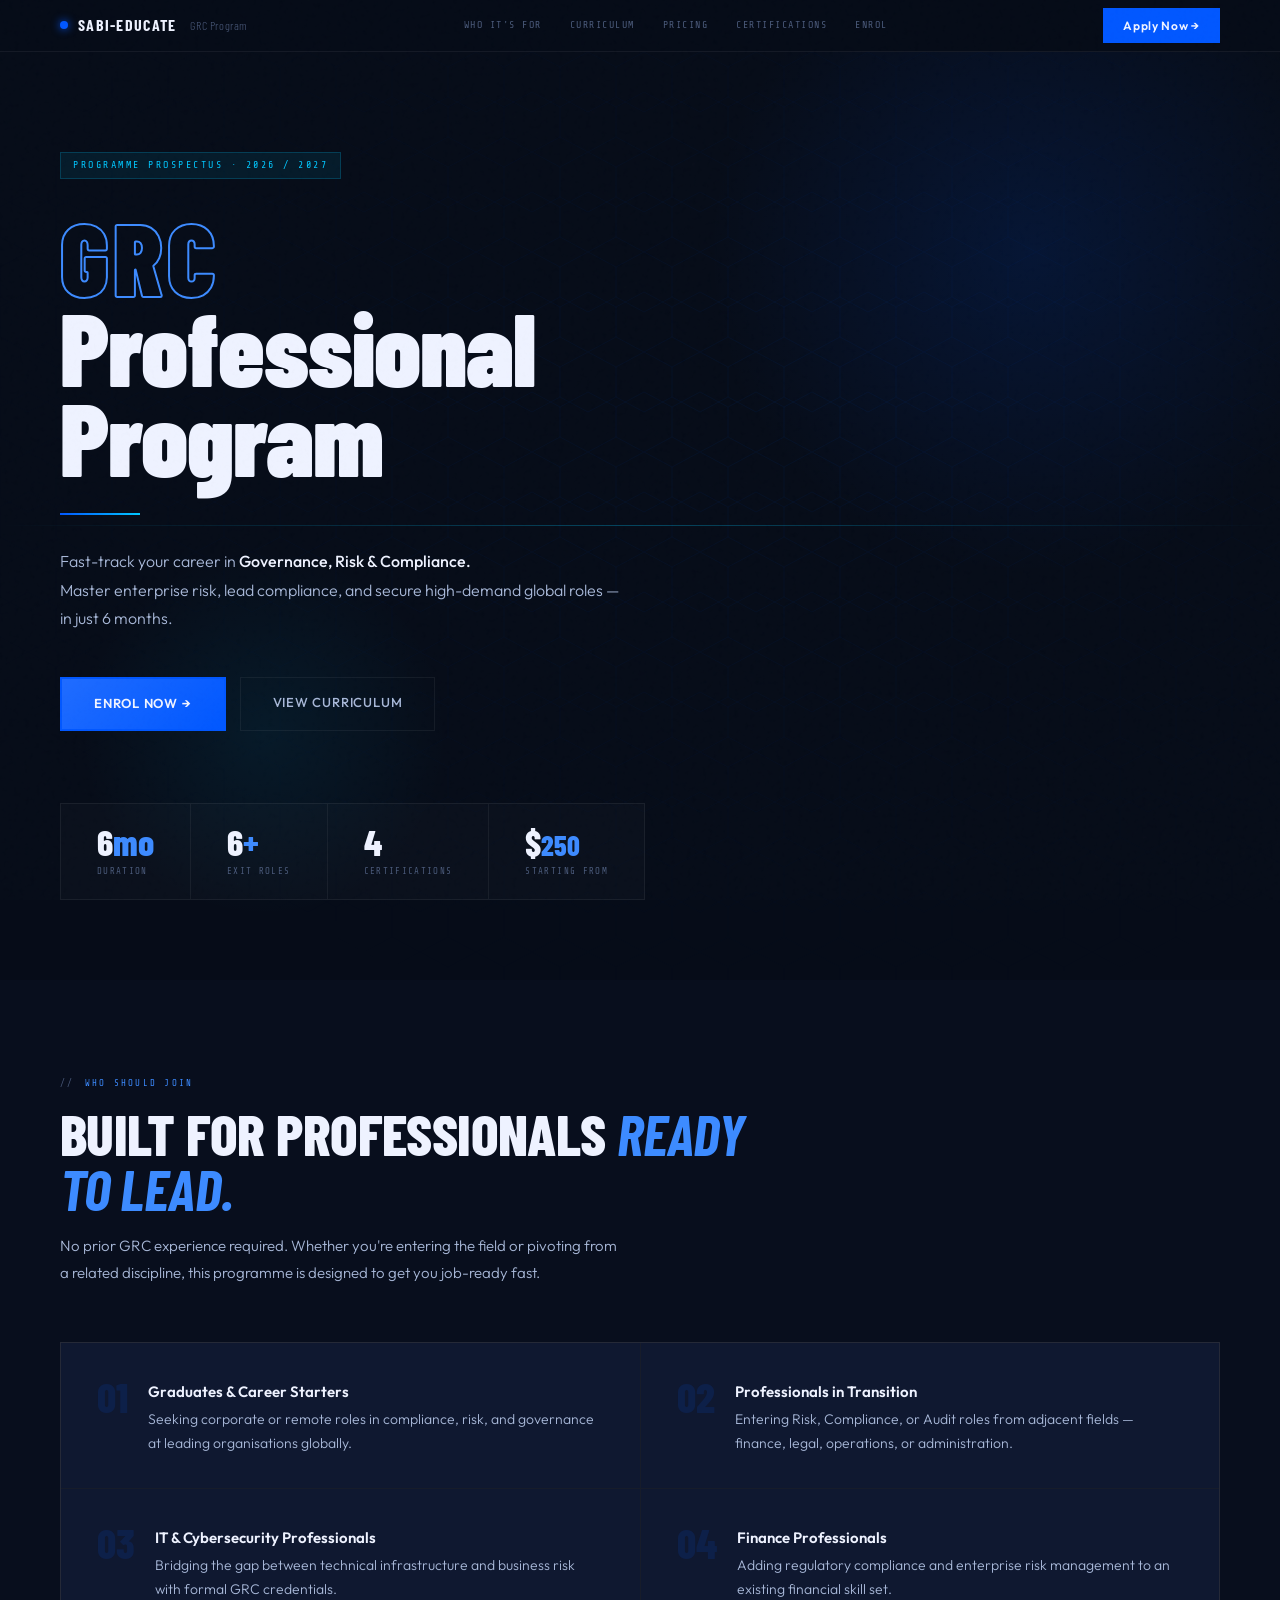
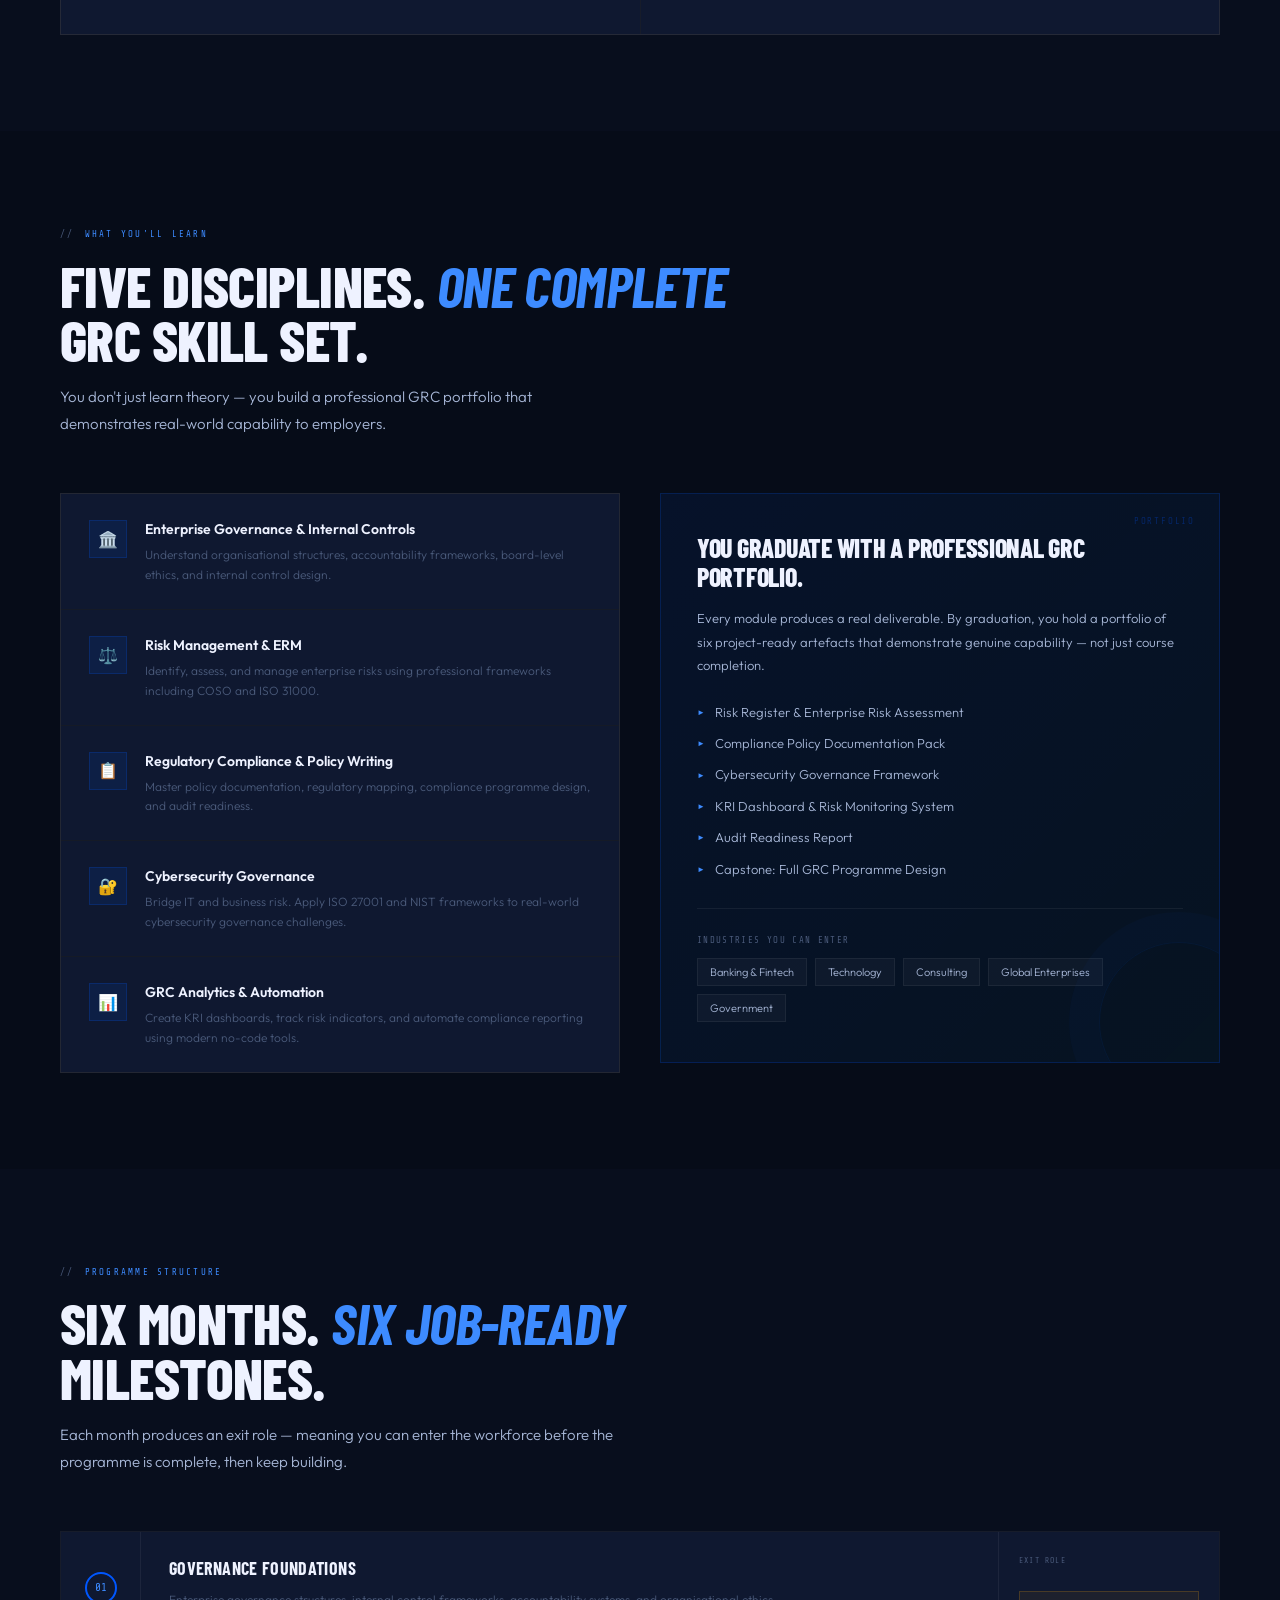
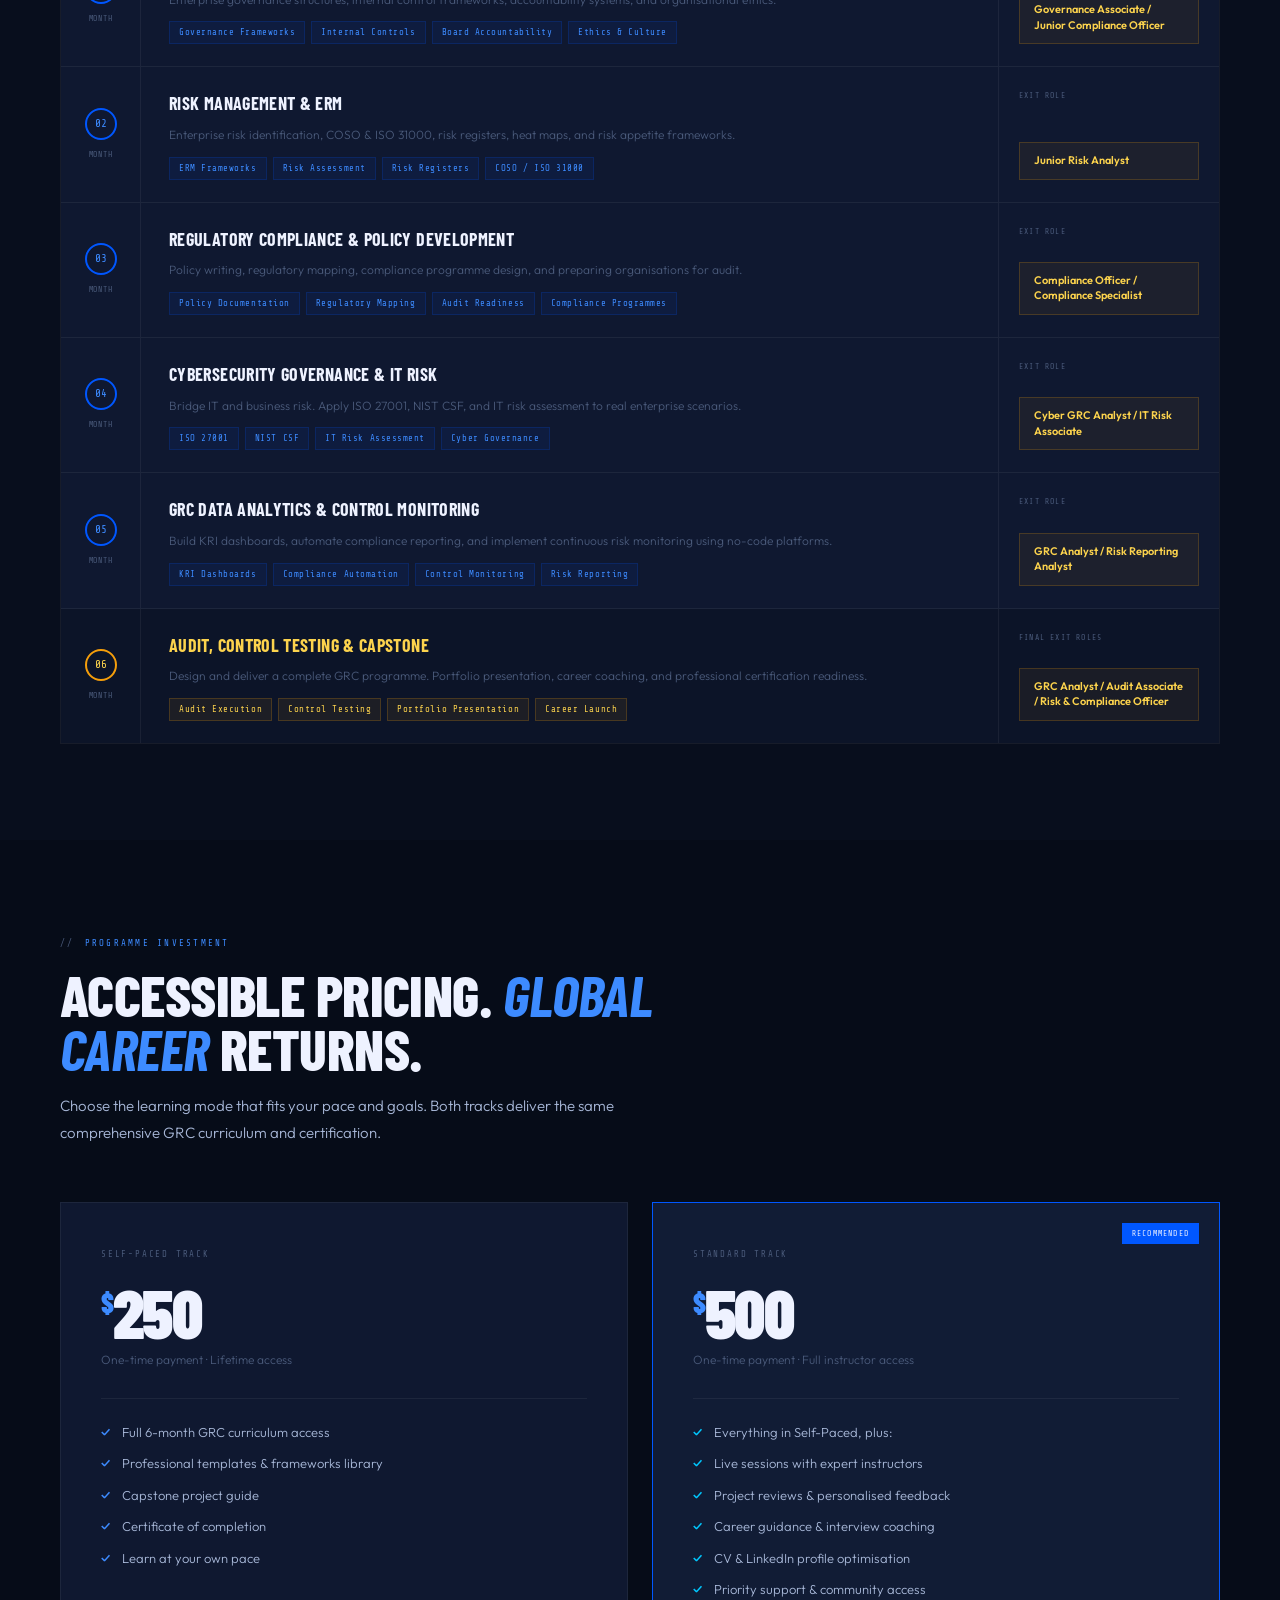
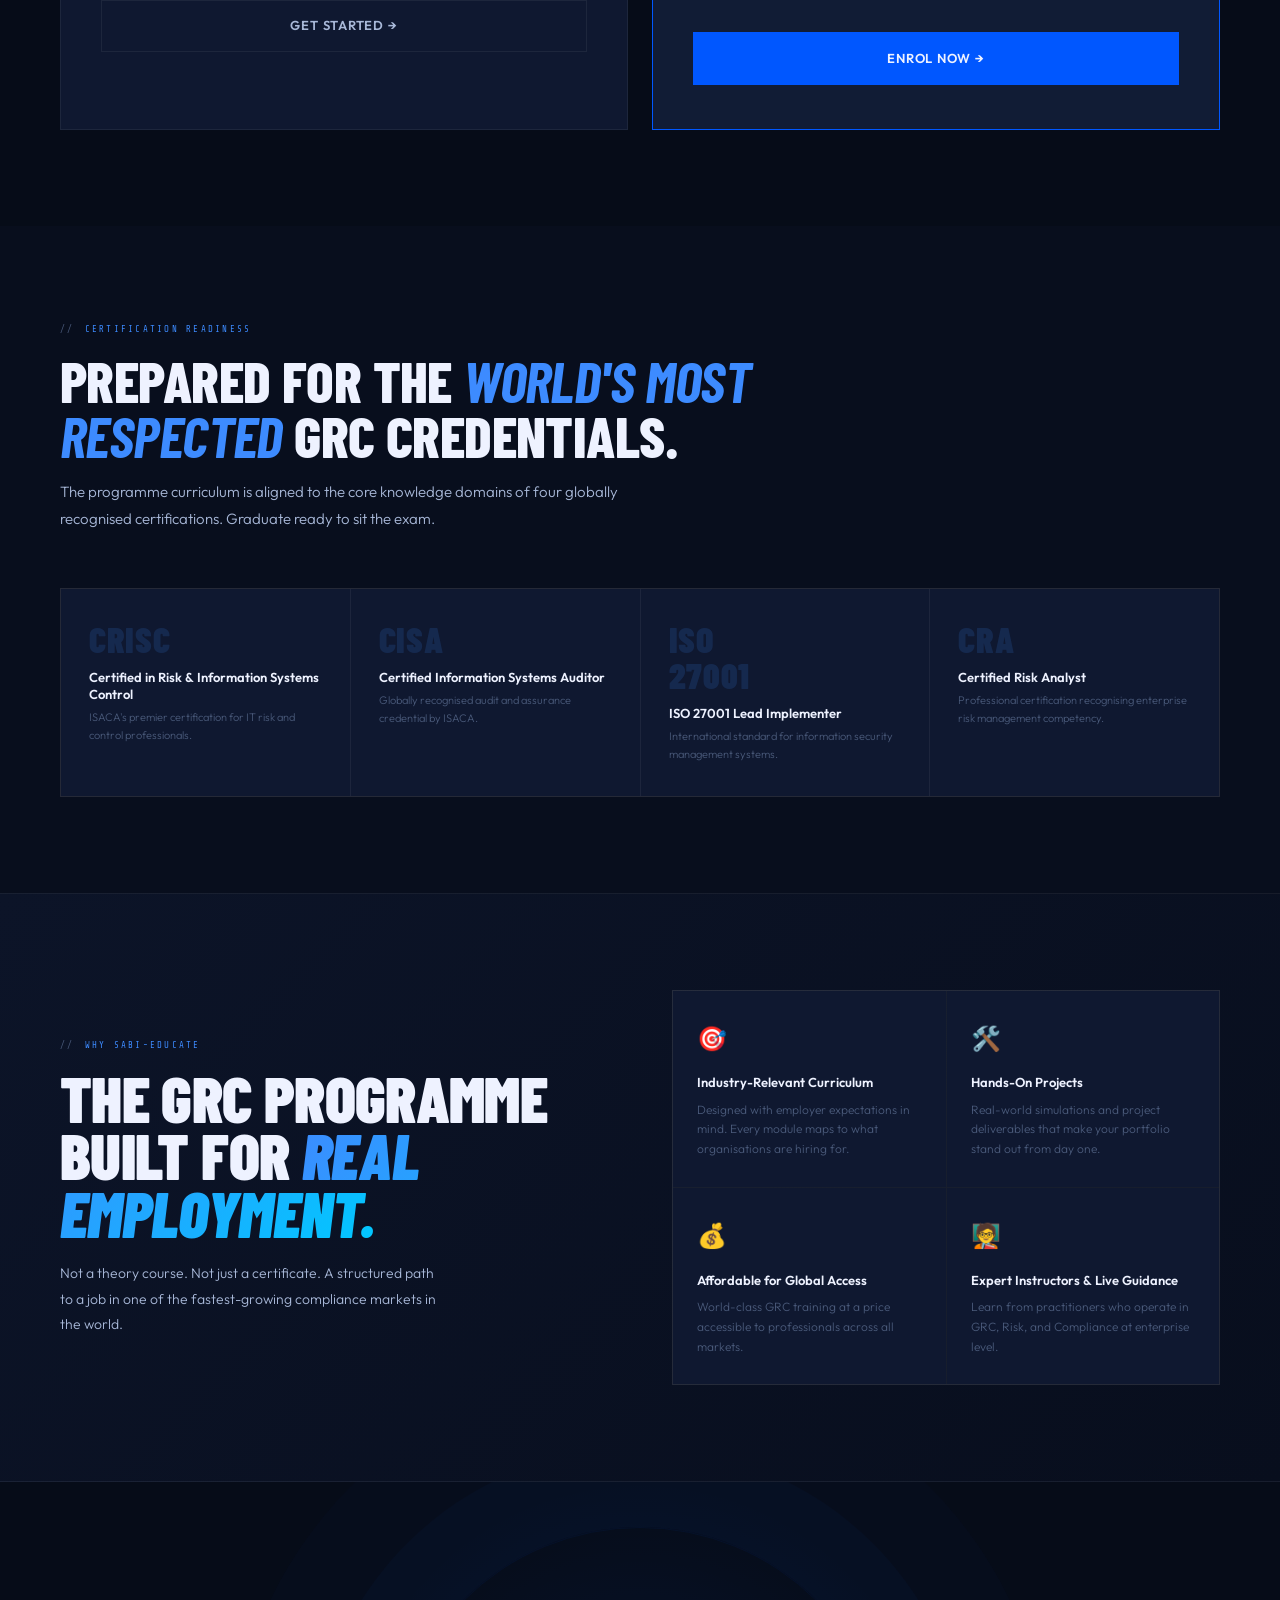
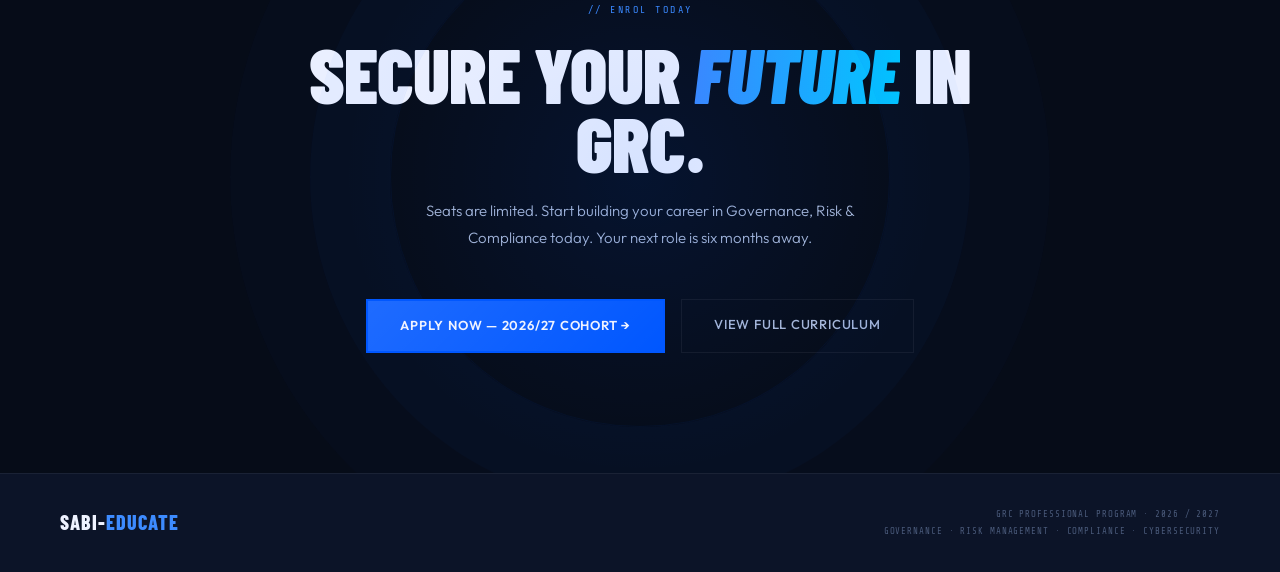
<file: grc.html>
<!DOCTYPE html>
<html lang="en">
<head>
<meta charset="UTF-8">
<meta name="viewport" content="width=device-width, initial-scale=1.0">
<title>GRC Professional Program | Sabi-Educate</title>
<link href="https://fonts.googleapis.com/css2?family=Barlow+Condensed:ital,wght@0,300;0,500;0,600;0,700;0,800;0,900;1,700&family=Outfit:wght@300;400;500;600&family=Share+Tech+Mono&display=swap" rel="stylesheet">
<style>
/* ═══════════════════════════════
   TOKENS
═══════════════════════════════ */
:root{
  --bg:       #060C18;
  --bg2:      #080E1D;
  --surface:  #0C1428;
  --card:     #0F1830;
  --card2:    #111C35;
  --blue:     #0057FF;
  --blue-mid: #1A6FFF;
  --blue-pop: #3D8BFF;
  --blue-glow:rgba(0,87,255,0.15);
  --cyan:     #00C8FF;
  --red:      #FF3B3B;
  --amber:    #F59E0B;
  --amber-lt: #FCD34D;
  --white:    #EEF2FF;
  --text:     #A8B8D8;
  --muted:    #4A5A7A;
  --border:   rgba(255,255,255,0.06);
  --border2:  rgba(0,87,255,0.2);
}
*,*::before,*::after{box-sizing:border-box;margin:0;padding:0;}
html{scroll-behavior:smooth;}
body{
  background:var(--bg);
  color:var(--text);
  font-family:'Outfit',sans-serif;
  font-weight:300;
  line-height:1.65;
  overflow-x:hidden;
}

/* noise grain */
body::after{
  content:'';position:fixed;inset:0;
  background-image:url("data:image/svg+xml,%3Csvg viewBox='0 0 200 200' xmlns='http://www.w3.org/2000/svg'%3E%3Cfilter id='n'%3E%3CfeTurbulence type='fractalNoise' baseFrequency='0.85' numOctaves='4' stitchTiles='stitch'/%3E%3C/filter%3E%3Crect width='100%25' height='100%25' filter='url(%23n)' opacity='0.03'/%3E%3C/svg%3E");
  pointer-events:none;z-index:9999;opacity:0.5;
}

/* ── NAV ── */
.nav{
  position:sticky;top:0;z-index:200;
  background:rgba(6,12,24,0.9);
  backdrop-filter:blur(16px);
  border-bottom:1px solid var(--border);
  height:52px;display:flex;
  align-items:center;justify-content:space-between;
  padding:0 60px;
}
.nav-brand{
  font-family:'Barlow Condensed',sans-serif;
  font-weight:700;font-size:16px;letter-spacing:0.08em;
  text-transform:uppercase;color:var(--white);
  display:flex;align-items:center;gap:10px;
}
.nav-brand::before{
  content:'';width:8px;height:8px;
  background:var(--blue);border-radius:50%;
  box-shadow:0 0 8px var(--blue);
  animation:blink 2.5s infinite;
}
@keyframes blink{0%,100%{opacity:1;}50%{opacity:0.3;}}
.nav-links{display:flex;gap:28px;}
.nav-links a{
  font-family:'Share Tech Mono',monospace;
  font-size:10px;letter-spacing:0.15em;text-transform:uppercase;
  color:var(--muted);text-decoration:none;
  transition:color 0.2s;
}
.nav-links a:hover{color:var(--cyan);}
.nav-cta{
  font-family:'Outfit',sans-serif;font-weight:600;
  font-size:12px;letter-spacing:0.06em;
  background:var(--blue);color:var(--white);
  padding:8px 20px;text-decoration:none;
  transition:background 0.2s,box-shadow 0.2s;
  border:none;
}
.nav-cta:hover{background:var(--blue-mid);box-shadow:0 0 20px rgba(0,87,255,0.4);}

/* ═══════════════════════════════
   HERO
═══════════════════════════════ */
.hero{
  position:relative;min-height:100vh;
  display:flex;flex-direction:column;
  justify-content:center;
  padding:100px 60px 80px;
  overflow:hidden;
}

/* hex grid bg */
.hex-bg{
  position:absolute;inset:0;pointer-events:none;
  background-image:
    url("data:image/svg+xml,%3Csvg xmlns='http://www.w3.org/2000/svg' width='56' height='100'%3E%3Cpath d='M28 0 L56 15 L56 45 L28 60 L0 45 L0 15 Z' fill='none' stroke='rgba(0,87,255,0.06)' stroke-width='1'/%3E%3Cpath d='M28 40 L56 55 L56 85 L28 100 L0 85 L0 55 Z' fill='none' stroke='rgba(0,87,255,0.06)' stroke-width='1'/%3E%3C/svg%3E");
  background-size:56px 100px;
  mask-image:radial-gradient(ellipse 90% 90% at 60% 40%, black 0%, transparent 75%);
}

.hero-orb1{
  position:absolute;width:700px;height:700px;
  background:radial-gradient(circle, rgba(0,87,255,0.12) 0%, transparent 65%);
  top:-150px;right:-100px;pointer-events:none;
}
.hero-orb2{
  position:absolute;width:400px;height:400px;
  background:radial-gradient(circle, rgba(0,200,255,0.07) 0%, transparent 65%);
  bottom:5%;left:5%;pointer-events:none;
}

/* scanning line animation */
.scan-line{
  position:absolute;left:0;right:0;height:1px;
  background:linear-gradient(90deg, transparent, rgba(0,200,255,0.3), transparent);
  animation:scan 6s linear infinite;pointer-events:none;
}
@keyframes scan{from{top:0;}to{top:100%;}}

.hero-eyebrow{
  display:inline-flex;align-items:center;gap:12px;
  font-family:'Share Tech Mono',monospace;
  font-size:10px;letter-spacing:0.25em;text-transform:uppercase;
  color:var(--cyan);margin-bottom:32px;
  animation:fadeUp 0.6s ease both;
}
.hero-eyebrow span{
  background:rgba(0,200,255,0.08);
  border:1px solid rgba(0,200,255,0.2);
  padding:4px 12px;
}

.hero-title{
  font-family:'Barlow Condensed',sans-serif;
  font-weight:900;
  font-size:clamp(52px, 8vw, 110px);
  line-height:0.88;
  color:var(--white);
  letter-spacing:-0.01em;
  max-width:900px;
  animation:fadeUp 0.6s 0.1s ease both;
}
.hero-title .grc{
  display:block;
  -webkit-text-stroke:2px var(--blue-pop);
  color:transparent;
  letter-spacing:0.04em;
}
.hero-title .line2{
  display:block;color:var(--white);
}

.hero-rule{
  width:80px;height:2px;
  background:linear-gradient(90deg, var(--blue), var(--cyan));
  margin:32px 0;
  animation:fadeUp 0.6s 0.2s ease both;
}

.hero-sub{
  max-width:560px;font-size:16px;
  color:var(--text);line-height:1.8;
  animation:fadeUp 0.6s 0.2s ease both;
}
.hero-sub strong{color:var(--white);font-weight:500;}

.hero-btns{
  display:flex;gap:14px;margin-top:44px;flex-wrap:wrap;
  animation:fadeUp 0.6s 0.3s ease both;
}
.btn-primary{
  font-family:'Outfit',sans-serif;font-weight:600;
  font-size:13px;letter-spacing:0.06em;text-transform:uppercase;
  background:var(--blue);color:var(--white);
  padding:14px 32px;text-decoration:none;display:inline-block;
  border:2px solid var(--blue);
  transition:all 0.25s;position:relative;overflow:hidden;
}
.btn-primary::after{
  content:'';position:absolute;inset:0;
  background:linear-gradient(135deg,rgba(255,255,255,0.12),transparent);
}
.btn-primary:hover{background:var(--blue-mid);box-shadow:0 0 32px rgba(0,87,255,0.5);transform:translateY(-2px);}
.btn-ghost{
  font-family:'Outfit',sans-serif;font-weight:500;
  font-size:13px;letter-spacing:0.06em;text-transform:uppercase;
  background:transparent;color:var(--text);
  padding:14px 32px;text-decoration:none;display:inline-block;
  border:1px solid var(--border);
  transition:all 0.25s;
}
.btn-ghost:hover{border-color:var(--cyan);color:var(--cyan);}

/* hero stat strip */
.hero-stats{
  display:flex;gap:0;margin-top:72px;
  border:1px solid var(--border);
  background:rgba(255,255,255,0.02);
  animation:fadeUp 0.6s 0.4s ease both;
  width:fit-content;
}
.hstat{
  padding:20px 36px;
  border-right:1px solid var(--border);
}
.hstat:last-child{border-right:none;}
.hstat-n{
  font-family:'Barlow Condensed',sans-serif;
  font-weight:800;font-size:36px;color:var(--white);
  line-height:1;
}
.hstat-n span{color:var(--blue-pop);}
.hstat-l{
  font-family:'Share Tech Mono',monospace;
  font-size:9px;letter-spacing:0.15em;text-transform:uppercase;
  color:var(--muted);margin-top:4px;
}

/* ═══════════════════════════════
   SHARED
═══════════════════════════════ */
.sec{padding:96px 60px;position:relative;}
.sec-alt{background:var(--bg2);}

.tag{
  font-family:'Share Tech Mono',monospace;
  font-size:9px;letter-spacing:0.25em;text-transform:uppercase;
  color:var(--blue-pop);
  display:flex;align-items:center;gap:10px;
  margin-bottom:16px;
}
.tag::before{content:'//';color:var(--muted);}

.sec-h{
  font-family:'Barlow Condensed',sans-serif;
  font-weight:800;font-size:clamp(32px,4.5vw,58px);
  color:var(--white);line-height:0.95;letter-spacing:-0.01em;
  max-width:700px;margin-bottom:16px;
  text-transform:uppercase;
}
.sec-h em{font-style:italic;color:var(--blue-pop);font-weight:700;}
.sec-p{font-size:15px;color:var(--text);max-width:560px;margin-bottom:56px;line-height:1.8;}

/* ═══════════════════════════════
   WHO SECTION
═══════════════════════════════ */
.who-grid{
  display:grid;grid-template-columns:repeat(2,1fr);
  gap:1px;background:var(--border);
  border:1px solid var(--border);
}
.who-card{
  background:var(--card);padding:32px 36px;
  display:flex;gap:20px;align-items:flex-start;
  transition:background 0.3s;
  position:relative;overflow:hidden;
}
.who-card::before{
  content:'';position:absolute;
  left:0;top:0;bottom:0;width:3px;
  background:linear-gradient(to bottom, var(--blue), var(--cyan));
  transform:scaleY(0);transform-origin:top;
  transition:transform 0.3s;
}
.who-card:hover{background:var(--card2);}
.who-card:hover::before{transform:scaleY(1);}
.who-num{
  font-family:'Barlow Condensed',sans-serif;
  font-weight:800;font-size:42px;line-height:1;
  color:rgba(0,87,255,0.12);flex-shrink:0;
  transition:color 0.3s;
}
.who-card:hover .who-num{color:rgba(0,87,255,0.25);}
.who-text{font-size:14px;color:var(--text);line-height:1.7;padding-top:4px;}
.who-text strong{color:var(--white);font-weight:600;display:block;margin-bottom:4px;font-size:15px;}

/* ═══════════════════════════════
   LEARN SECTION
═══════════════════════════════ */
.learn-grid{
  display:grid;grid-template-columns:1fr 1fr;
  gap:40px;align-items:start;
}
.learn-list{
  display:flex;flex-direction:column;gap:1px;
  background:var(--border);border:1px solid var(--border);
}
.learn-item{
  background:var(--card);padding:24px 28px;
  display:flex;gap:18px;align-items:flex-start;
  transition:background 0.25s,padding-left 0.25s;
  cursor:default;
}
.learn-item:hover{background:var(--card2);padding-left:36px;}
.learn-icon{
  width:38px;height:38px;flex-shrink:0;
  background:rgba(0,87,255,0.1);
  border:1px solid rgba(0,87,255,0.2);
  display:flex;align-items:center;justify-content:center;
  font-size:16px;margin-top:2px;
  transition:background 0.25s,border-color 0.25s;
}
.learn-item:hover .learn-icon{background:rgba(0,200,255,0.1);border-color:rgba(0,200,255,0.3);}
.learn-title{font-size:14px;font-weight:600;color:var(--white);margin-bottom:4px;}
.learn-desc{font-size:12px;color:var(--muted);line-height:1.65;}

.portfolio-box{
  background:linear-gradient(135deg, rgba(0,87,255,0.08), rgba(0,200,255,0.04));
  border:1px solid rgba(0,87,255,0.2);
  padding:40px 36px;
  position:relative;overflow:hidden;
}
.portfolio-box::before{
  content:'PORTFOLIO';
  position:absolute;top:20px;right:24px;
  font-family:'Share Tech Mono',monospace;
  font-size:9px;letter-spacing:0.2em;
  color:rgba(0,87,255,0.3);
}
.portfolio-box::after{
  content:'';position:absolute;
  bottom:-40px;right:-40px;
  width:160px;height:160px;
  border:1px solid rgba(0,87,255,0.08);
  border-radius:50%;
  box-shadow:0 0 0 30px rgba(0,87,255,0.03);
}
.pb-title{
  font-family:'Barlow Condensed',sans-serif;
  font-weight:800;font-size:26px;color:var(--white);
  text-transform:uppercase;margin-bottom:16px;
  letter-spacing:-0.01em;line-height:1.1;
}
.pb-text{font-size:13px;color:var(--text);line-height:1.8;margin-bottom:24px;}
.pb-items{list-style:none;display:flex;flex-direction:column;gap:10px;}
.pb-items li{
  display:flex;gap:10px;font-size:13px;color:var(--text);
  align-items:center;
}
.pb-items li::before{
  content:'►';font-size:8px;color:var(--blue-pop);flex-shrink:0;
}

/* ═══════════════════════════════
   CURRICULUM / TIMELINE
═══════════════════════════════ */
.timeline{
  display:grid;gap:0;
  border:1px solid var(--border);
  position:relative;
}
.t-row{
  display:grid;grid-template-columns:80px 1fr 220px;
  border-bottom:1px solid var(--border);
  background:var(--card);
  transition:background 0.25s;
  min-height:100px;
}
.t-row:last-child{border-bottom:none;}
.t-row:hover{background:var(--card2);}

.t-num{
  display:flex;flex-direction:column;align-items:center;
  justify-content:center;padding:20px 0;
  border-right:1px solid var(--border);
  gap:8px;
}
.t-circle{
  width:32px;height:32px;
  border:2px solid var(--blue);
  border-radius:50%;
  display:flex;align-items:center;justify-content:center;
  font-family:'Share Tech Mono',monospace;
  font-size:11px;color:var(--blue-pop);
  transition:background 0.25s,box-shadow 0.25s;
}
.t-row:hover .t-circle{
  background:rgba(0,87,255,0.15);
  box-shadow:0 0 12px rgba(0,87,255,0.4);
}
.t-mo{
  font-family:'Share Tech Mono',monospace;
  font-size:8px;letter-spacing:0.1em;
  text-transform:uppercase;color:var(--muted);
}

.t-body{padding:22px 28px;border-right:1px solid var(--border);}
.t-title{
  font-family:'Barlow Condensed',sans-serif;
  font-weight:700;font-size:18px;
  color:var(--white);text-transform:uppercase;
  letter-spacing:0.02em;margin-bottom:6px;
}
.t-desc{font-size:12px;color:var(--muted);line-height:1.65;margin-bottom:12px;}
.t-chips{display:flex;flex-wrap:wrap;gap:6px;}
.t-chip{
  font-family:'Share Tech Mono',monospace;
  font-size:9px;letter-spacing:0.06em;
  color:var(--blue-pop);
  background:rgba(0,87,255,0.07);
  border:1px solid rgba(0,87,255,0.18);
  padding:3px 9px;
}

.t-meta{
  padding:22px 20px;
  display:flex;flex-direction:column;
  justify-content:space-between;gap:10px;
}
.t-role-label{
  font-family:'Share Tech Mono',monospace;
  font-size:8px;letter-spacing:0.15em;text-transform:uppercase;
  color:var(--muted);
}
.t-role-box{
  background:rgba(245,158,11,0.06);
  border:1px solid rgba(245,158,11,0.2);
  padding:10px 14px;
}
.t-role-name{font-size:11px;font-weight:600;color:var(--amber-lt);line-height:1.4;}

/* ═══════════════════════════════
   PRICING
═══════════════════════════════ */
.pricing-grid{
  display:grid;grid-template-columns:1fr 1fr;
  gap:24px;
}
.price-card{
  border:1px solid var(--border);
  background:var(--card);
  padding:44px 40px;
  position:relative;overflow:hidden;
  transition:transform 0.3s,box-shadow 0.3s;
}
.price-card:hover{transform:translateY(-4px);}
.price-card.recommended{
  border-color:var(--blue);
  background:var(--card2);
}
.price-card.recommended:hover{box-shadow:0 0 40px rgba(0,87,255,0.2);}
.rec-badge{
  position:absolute;top:20px;right:20px;
  font-family:'Share Tech Mono',monospace;
  font-size:8px;letter-spacing:0.15em;text-transform:uppercase;
  background:var(--blue);color:var(--white);
  padding:4px 10px;
}
.price-tier{
  font-family:'Share Tech Mono',monospace;
  font-size:9px;letter-spacing:0.2em;text-transform:uppercase;
  color:var(--muted);margin-bottom:16px;
}
.price-tag{
  font-family:'Barlow Condensed',sans-serif;
  font-weight:900;font-size:68px;color:var(--white);
  line-height:1;letter-spacing:-0.02em;margin-bottom:4px;
}
.price-tag span{font-size:28px;color:var(--blue-pop);vertical-align:top;margin-top:10px;display:inline-block;}
.price-note{font-size:12px;color:var(--muted);margin-bottom:28px;}
.price-divider{height:1px;background:var(--border);margin:24px 0;}
.price-features{list-style:none;display:flex;flex-direction:column;gap:12px;}
.price-features li{
  display:flex;gap:12px;font-size:13px;color:var(--text);
  align-items:flex-start;line-height:1.5;
}
.price-features li::before{
  content:'✓';font-size:11px;
  color:var(--blue-pop);flex-shrink:0;margin-top:1px;
  font-weight:700;
}
.price-card.recommended .price-features li::before{color:var(--cyan);}
.price-btn{
  display:block;text-align:center;
  font-family:'Outfit',sans-serif;font-weight:600;
  font-size:13px;letter-spacing:0.06em;text-transform:uppercase;
  padding:14px;margin-top:32px;text-decoration:none;
  transition:all 0.25s;
}
.price-btn-outline{
  border:1px solid var(--border);color:var(--text);
}
.price-btn-outline:hover{border-color:var(--blue-pop);color:var(--blue-pop);}
.price-btn-solid{
  background:var(--blue);color:var(--white);
  border:2px solid var(--blue);
}
.price-btn-solid:hover{background:var(--blue-mid);box-shadow:0 0 24px rgba(0,87,255,0.4);}

/* ═══════════════════════════════
   CERTIFICATIONS
═══════════════════════════════ */
.cert-track{
  display:flex;gap:0;
  border:1px solid var(--border);
  background:var(--border);
  flex-wrap:wrap;
}
.cert-item{
  flex:1;min-width:200px;
  background:var(--card);padding:32px 28px;
  border-right:1px solid var(--border);
  transition:background 0.25s;
  position:relative;overflow:hidden;
}
.cert-item:last-child{border-right:none;}
.cert-item:hover{background:var(--card2);}
.cert-item::after{
  content:'';position:absolute;
  top:0;left:0;right:0;height:2px;
  background:linear-gradient(90deg, var(--blue), var(--cyan));
  transform:scaleX(0);transform-origin:left;
  transition:transform 0.3s;
}
.cert-item:hover::after{transform:scaleX(1);}
.cert-abbr{
  font-family:'Barlow Condensed',sans-serif;
  font-weight:900;font-size:36px;
  color:rgba(61,139,255,0.15);line-height:1;
  margin-bottom:12px;transition:color 0.25s;letter-spacing:0.02em;
}
.cert-item:hover .cert-abbr{color:rgba(61,139,255,0.3);}
.cert-name{
  font-size:13px;font-weight:600;color:var(--white);
  margin-bottom:6px;line-height:1.3;
}
.cert-desc{font-size:11px;color:var(--muted);line-height:1.6;}

/* ═══════════════════════════════
   WHY SECTION
═══════════════════════════════ */
.why-bg{
  position:relative;overflow:hidden;
  background:linear-gradient(135deg, var(--surface) 0%, var(--bg2) 100%);
  border-top:1px solid var(--border);
  border-bottom:1px solid var(--border);
}
.why-grid{
  display:grid;grid-template-columns:1fr 1fr;
  gap:64px;align-items:center;
}
.why-title{
  font-family:'Barlow Condensed',sans-serif;
  font-weight:900;font-size:clamp(36px,5vw,64px);
  color:var(--white);text-transform:uppercase;
  line-height:0.9;letter-spacing:-0.01em;
}
.why-title em{
  font-style:italic;
  background:linear-gradient(135deg, var(--blue-pop), var(--cyan));
  -webkit-background-clip:text;-webkit-text-fill-color:transparent;background-clip:text;
}
.why-sub{font-size:14px;color:var(--text);margin-top:20px;line-height:1.8;max-width:380px;}
.why-items{
  display:grid;grid-template-columns:1fr 1fr;gap:1px;
  background:var(--border);border:1px solid var(--border);
}
.why-item{
  background:var(--card);padding:28px 24px;
  transition:background 0.25s;
}
.why-item:hover{background:var(--card2);}
.wi-icon{font-size:24px;margin-bottom:14px;}
.wi-title{font-size:13px;font-weight:600;color:var(--white);margin-bottom:6px;}
.wi-text{font-size:12px;color:var(--muted);line-height:1.65;}

/* ═══════════════════════════════
   CTA
═══════════════════════════════ */
.cta-sec{
  position:relative;overflow:hidden;
  background:var(--bg);
  text-align:center;padding:120px 60px;
}
.cta-orb{
  position:absolute;width:600px;height:600px;
  background:radial-gradient(circle, rgba(0,87,255,0.1) 0%, transparent 70%);
  top:50%;left:50%;transform:translate(-50%,-50%);
  pointer-events:none;
}
.cta-ring{
  position:absolute;
  top:50%;left:50%;transform:translate(-50%,-50%);
  width:500px;height:500px;
  border:1px solid rgba(0,87,255,0.06);border-radius:50%;
  box-shadow:0 0 0 80px rgba(0,87,255,0.03), 0 0 0 160px rgba(0,87,255,0.015);
  pointer-events:none;
}
.cta-tag{
  font-family:'Share Tech Mono',monospace;
  font-size:10px;letter-spacing:0.25em;text-transform:uppercase;
  color:var(--blue-pop);margin-bottom:20px;
}
.cta-h{
  font-family:'Barlow Condensed',sans-serif;
  font-weight:900;font-size:clamp(42px,6vw,80px);
  color:var(--white);text-transform:uppercase;
  line-height:0.9;letter-spacing:-0.01em;
  max-width:800px;margin:0 auto 20px;
}
.cta-h em{
  font-style:italic;
  background:linear-gradient(90deg, var(--blue-pop), var(--cyan));
  -webkit-background-clip:text;-webkit-text-fill-color:transparent;background-clip:text;
}
.cta-sub{
  font-size:15px;color:var(--text);
  max-width:480px;margin:0 auto 48px;line-height:1.8;
}
.cta-btns{display:flex;justify-content:center;gap:16px;flex-wrap:wrap;}

/* ═══════════════════════════════
   FOOTER
═══════════════════════════════ */
footer{
  background:var(--surface);
  border-top:1px solid var(--border);
  padding:32px 60px;
  display:flex;justify-content:space-between;align-items:center;
  flex-wrap:wrap;gap:16px;
}
.foot-brand{
  font-family:'Barlow Condensed',sans-serif;
  font-weight:800;font-size:20px;color:var(--white);
  text-transform:uppercase;letter-spacing:0.05em;
}
.foot-brand span{color:var(--blue-pop);}
.foot-meta{
  font-family:'Share Tech Mono',monospace;
  font-size:9px;letter-spacing:0.1em;text-transform:uppercase;
  color:var(--muted);text-align:right;line-height:1.9;
}

/* ═══════════════════════════════
   ANIMATIONS
═══════════════════════════════ */
@keyframes fadeUp{
  from{opacity:0;transform:translateY(20px);}
  to{opacity:1;transform:none;}
}
.reveal{
  opacity:0;transform:translateY(16px);
  transition:opacity 0.6s ease,transform 0.6s ease;
}
.reveal.on{opacity:1;transform:none;}

/* ═══════════════════════════════
   RESPONSIVE
═══════════════════════════════ */
@media(max-width:900px){
  .nav-links{display:none;}
  .hero,.sec{padding:56px 24px;}
  .hero-stats{flex-wrap:wrap;}
  .hstat{padding:16px 24px;}
  .who-grid,.learn-grid,.pricing-grid,.why-grid,.why-items{grid-template-columns:1fr;}
  .t-row{grid-template-columns:60px 1fr;}
  .t-meta{display:none;}
  .cert-track{flex-direction:column;}
  .cert-item{border-right:none;border-bottom:1px solid var(--border);}
  .cta-sec{padding:72px 24px;}
  footer{padding:24px;}
}
</style>
</head>
<body>

<!-- NAV -->
<nav class="nav">
  <div class="nav-brand">Sabi-Educate <span style="color:var(--muted);font-weight:300;font-size:12px;letter-spacing:0.05em;text-transform:none;margin-left:4px;">GRC Program</span></div>
  <div class="nav-links">
    <a href="#who">Who It's For</a>
    <a href="#learn">Curriculum</a>
    <a href="#pricing">Pricing</a>
    <a href="#certs">Certifications</a>
    <a href="#enrol">Enrol</a>
  </div>
  <a href="https://form.jotform.com/260541505232042" target="_blank" class="nav-cta">Apply Now →</a>
</nav>

<!-- HERO -->
<section class="hero">
  <div class="hex-bg"></div>
  <div class="hero-orb1"></div>
  <div class="hero-orb2"></div>
  <div class="scan-line"></div>

  <div class="hero-eyebrow">
    <span>Programme Prospectus · 2026 / 2027</span>
  </div>

  <h1 class="hero-title">
    <span class="grc">GRC</span>
    <span class="line2">Professional</span>
    <span class="line2">Program</span>
  </h1>

  <div class="hero-rule"></div>

  <p class="hero-sub">
    Fast-track your career in <strong>Governance, Risk &amp; Compliance.</strong><br>
    Master enterprise risk, lead compliance, and secure high-demand global roles — in just 6 months.
  </p>

  <div class="hero-btns">
    <a href="https://form.jotform.com/260541505232042" target="_blank" class="btn-primary">Enrol Now →</a>
    <a href="#learn" class="btn-ghost">View Curriculum</a>
  </div>

  <div class="hero-stats">
    <div class="hstat">
      <div class="hstat-n">6<span>mo</span></div>
      <div class="hstat-l">Duration</div>
    </div>
    <div class="hstat">
      <div class="hstat-n">6<span>+</span></div>
      <div class="hstat-l">Exit Roles</div>
    </div>
    <div class="hstat">
      <div class="hstat-n">4</div>
      <div class="hstat-l">Certifications</div>
    </div>
    <div class="hstat">
      <div class="hstat-n">$<span style="font-size:28px;">250</span></div>
      <div class="hstat-l">Starting From</div>
    </div>
  </div>
</section>

<!-- WHO -->
<section class="sec sec-alt" id="who">
  <div class="tag">Who Should Join</div>
  <h2 class="sec-h reveal">Built for professionals <em>ready to lead.</em></h2>
  <p class="sec-p reveal">No prior GRC experience required. Whether you're entering the field or pivoting from a related discipline, this programme is designed to get you job-ready fast.</p>

  <div class="who-grid reveal">
    <div class="who-card">
      <div class="who-num">01</div>
      <div class="who-text">
        <strong>Graduates &amp; Career Starters</strong>
        Seeking corporate or remote roles in compliance, risk, and governance at leading organisations globally.
      </div>
    </div>
    <div class="who-card">
      <div class="who-num">02</div>
      <div class="who-text">
        <strong>Professionals in Transition</strong>
        Entering Risk, Compliance, or Audit roles from adjacent fields — finance, legal, operations, or administration.
      </div>
    </div>
    <div class="who-card">
      <div class="who-num">03</div>
      <div class="who-text">
        <strong>IT &amp; Cybersecurity Professionals</strong>
        Bridging the gap between technical infrastructure and business risk with formal GRC credentials.
      </div>
    </div>
    <div class="who-card">
      <div class="who-num">04</div>
      <div class="who-text">
        <strong>Finance Professionals</strong>
        Adding regulatory compliance and enterprise risk management to an existing financial skill set.
      </div>
    </div>
  </div>
</section>

<!-- LEARN -->
<section class="sec" id="learn">
  <div class="tag">What You'll Learn</div>
  <h2 class="sec-h reveal">Five disciplines. <em>One complete</em> GRC skill set.</h2>
  <p class="sec-p reveal">You don't just learn theory — you build a professional GRC portfolio that demonstrates real-world capability to employers.</p>

  <div class="learn-grid reveal">
    <div class="learn-list">
      <div class="learn-item">
        <div class="learn-icon">🏛️</div>
        <div>
          <div class="learn-title">Enterprise Governance &amp; Internal Controls</div>
          <div class="learn-desc">Understand organisational structures, accountability frameworks, board-level ethics, and internal control design.</div>
        </div>
      </div>
      <div class="learn-item">
        <div class="learn-icon">⚖️</div>
        <div>
          <div class="learn-title">Risk Management &amp; ERM</div>
          <div class="learn-desc">Identify, assess, and manage enterprise risks using professional frameworks including COSO and ISO 31000.</div>
        </div>
      </div>
      <div class="learn-item">
        <div class="learn-icon">📋</div>
        <div>
          <div class="learn-title">Regulatory Compliance &amp; Policy Writing</div>
          <div class="learn-desc">Master policy documentation, regulatory mapping, compliance programme design, and audit readiness.</div>
        </div>
      </div>
      <div class="learn-item">
        <div class="learn-icon">🔐</div>
        <div>
          <div class="learn-title">Cybersecurity Governance</div>
          <div class="learn-desc">Bridge IT and business risk. Apply ISO 27001 and NIST frameworks to real-world cybersecurity governance challenges.</div>
        </div>
      </div>
      <div class="learn-item">
        <div class="learn-icon">📊</div>
        <div>
          <div class="learn-title">GRC Analytics &amp; Automation</div>
          <div class="learn-desc">Create KRI dashboards, track risk indicators, and automate compliance reporting using modern no-code tools.</div>
        </div>
      </div>
    </div>

    <div class="portfolio-box">
      <div class="pb-title">You graduate with a professional GRC portfolio.</div>
      <div class="pb-text">Every module produces a real deliverable. By graduation, you hold a portfolio of six project-ready artefacts that demonstrate genuine capability — not just course completion.</div>
      <ul class="pb-items">
        <li>Risk Register &amp; Enterprise Risk Assessment</li>
        <li>Compliance Policy Documentation Pack</li>
        <li>Cybersecurity Governance Framework</li>
        <li>KRI Dashboard &amp; Risk Monitoring System</li>
        <li>Audit Readiness Report</li>
        <li>Capstone: Full GRC Programme Design</li>
      </ul>
      <div style="margin-top:28px;padding-top:24px;border-top:1px solid var(--border);">
        <div style="font-family:'Share Tech Mono',monospace;font-size:9px;letter-spacing:0.15em;text-transform:uppercase;color:var(--muted);margin-bottom:10px;">Industries You Can Enter</div>
        <div style="display:flex;flex-wrap:wrap;gap:8px;">
          <span style="font-size:11px;color:var(--text);background:rgba(255,255,255,0.03);border:1px solid var(--border);padding:4px 12px;">Banking &amp; Fintech</span>
          <span style="font-size:11px;color:var(--text);background:rgba(255,255,255,0.03);border:1px solid var(--border);padding:4px 12px;">Technology</span>
          <span style="font-size:11px;color:var(--text);background:rgba(255,255,255,0.03);border:1px solid var(--border);padding:4px 12px;">Consulting</span>
          <span style="font-size:11px;color:var(--text);background:rgba(255,255,255,0.03);border:1px solid var(--border);padding:4px 12px;">Global Enterprises</span>
          <span style="font-size:11px;color:var(--text);background:rgba(255,255,255,0.03);border:1px solid var(--border);padding:4px 12px;">Government</span>
        </div>
      </div>
    </div>
  </div>
</section>

<!-- CURRICULUM TIMELINE -->
<section class="sec sec-alt">
  <div class="tag">Programme Structure</div>
  <h2 class="sec-h reveal">Six months. <em>Six job-ready</em> milestones.</h2>
  <p class="sec-p reveal">Each month produces an exit role — meaning you can enter the workforce before the programme is complete, then keep building.</p>

  <div class="timeline reveal">

    <div class="t-row">
      <div class="t-num"><div class="t-circle">01</div><div class="t-mo">Month</div></div>
      <div class="t-body">
        <div class="t-title">Governance Foundations</div>
        <div class="t-desc">Enterprise governance structures, internal control frameworks, accountability systems, and organisational ethics.</div>
        <div class="t-chips">
          <span class="t-chip">Governance Frameworks</span>
          <span class="t-chip">Internal Controls</span>
          <span class="t-chip">Board Accountability</span>
          <span class="t-chip">Ethics &amp; Culture</span>
        </div>
      </div>
      <div class="t-meta">
        <div class="t-role-label">Exit Role</div>
        <div class="t-role-box"><div class="t-role-name">Governance Associate / Junior Compliance Officer</div></div>
      </div>
    </div>

    <div class="t-row">
      <div class="t-num"><div class="t-circle">02</div><div class="t-mo">Month</div></div>
      <div class="t-body">
        <div class="t-title">Risk Management &amp; ERM</div>
        <div class="t-desc">Enterprise risk identification, COSO &amp; ISO 31000, risk registers, heat maps, and risk appetite frameworks.</div>
        <div class="t-chips">
          <span class="t-chip">ERM Frameworks</span>
          <span class="t-chip">Risk Assessment</span>
          <span class="t-chip">Risk Registers</span>
          <span class="t-chip">COSO / ISO 31000</span>
        </div>
      </div>
      <div class="t-meta">
        <div class="t-role-label">Exit Role</div>
        <div class="t-role-box"><div class="t-role-name">Junior Risk Analyst</div></div>
      </div>
    </div>

    <div class="t-row">
      <div class="t-num"><div class="t-circle">03</div><div class="t-mo">Month</div></div>
      <div class="t-body">
        <div class="t-title">Regulatory Compliance &amp; Policy Development</div>
        <div class="t-desc">Policy writing, regulatory mapping, compliance programme design, and preparing organisations for audit.</div>
        <div class="t-chips">
          <span class="t-chip">Policy Documentation</span>
          <span class="t-chip">Regulatory Mapping</span>
          <span class="t-chip">Audit Readiness</span>
          <span class="t-chip">Compliance Programmes</span>
        </div>
      </div>
      <div class="t-meta">
        <div class="t-role-label">Exit Role</div>
        <div class="t-role-box"><div class="t-role-name">Compliance Officer / Compliance Specialist</div></div>
      </div>
    </div>

    <div class="t-row">
      <div class="t-num"><div class="t-circle">04</div><div class="t-mo">Month</div></div>
      <div class="t-body">
        <div class="t-title">Cybersecurity Governance &amp; IT Risk</div>
        <div class="t-desc">Bridge IT and business risk. Apply ISO 27001, NIST CSF, and IT risk assessment to real enterprise scenarios.</div>
        <div class="t-chips">
          <span class="t-chip">ISO 27001</span>
          <span class="t-chip">NIST CSF</span>
          <span class="t-chip">IT Risk Assessment</span>
          <span class="t-chip">Cyber Governance</span>
        </div>
      </div>
      <div class="t-meta">
        <div class="t-role-label">Exit Role</div>
        <div class="t-role-box"><div class="t-role-name">Cyber GRC Analyst / IT Risk Associate</div></div>
      </div>
    </div>

    <div class="t-row">
      <div class="t-num"><div class="t-circle">05</div><div class="t-mo">Month</div></div>
      <div class="t-body">
        <div class="t-title">GRC Data Analytics &amp; Control Monitoring</div>
        <div class="t-desc">Build KRI dashboards, automate compliance reporting, and implement continuous risk monitoring using no-code platforms.</div>
        <div class="t-chips">
          <span class="t-chip">KRI Dashboards</span>
          <span class="t-chip">Compliance Automation</span>
          <span class="t-chip">Control Monitoring</span>
          <span class="t-chip">Risk Reporting</span>
        </div>
      </div>
      <div class="t-meta">
        <div class="t-role-label">Exit Role</div>
        <div class="t-role-box"><div class="t-role-name">GRC Analyst / Risk Reporting Analyst</div></div>
      </div>
    </div>

    <div class="t-row" style="background:var(--surface);">
      <div class="t-num"><div class="t-circle" style="border-color:var(--amber);color:var(--amber-lt);">06</div><div class="t-mo">Month</div></div>
      <div class="t-body">
        <div class="t-title" style="color:var(--amber-lt);">Audit, Control Testing &amp; Capstone</div>
        <div class="t-desc">Design and deliver a complete GRC programme. Portfolio presentation, career coaching, and professional certification readiness.</div>
        <div class="t-chips">
          <span class="t-chip" style="color:var(--amber-lt);background:rgba(245,158,11,0.07);border-color:rgba(245,158,11,0.2);">Audit Execution</span>
          <span class="t-chip" style="color:var(--amber-lt);background:rgba(245,158,11,0.07);border-color:rgba(245,158,11,0.2);">Control Testing</span>
          <span class="t-chip" style="color:var(--amber-lt);background:rgba(245,158,11,0.07);border-color:rgba(245,158,11,0.2);">Portfolio Presentation</span>
          <span class="t-chip" style="color:var(--amber-lt);background:rgba(245,158,11,0.07);border-color:rgba(245,158,11,0.2);">Career Launch</span>
        </div>
      </div>
      <div class="t-meta">
        <div class="t-role-label">Final Exit Roles</div>
        <div class="t-role-box"><div class="t-role-name">GRC Analyst / Audit Associate / Risk &amp; Compliance Officer</div></div>
      </div>
    </div>

  </div>
</section>

<!-- PRICING -->
<section class="sec" id="pricing">
  <div class="tag">Programme Investment</div>
  <h2 class="sec-h reveal">Accessible pricing. <em>Global career</em> returns.</h2>
  <p class="sec-p reveal">Choose the learning mode that fits your pace and goals. Both tracks deliver the same comprehensive GRC curriculum and certification.</p>

  <div class="pricing-grid reveal">

    <div class="price-card">
      <div class="price-tier">Self-Paced Track</div>
      <div class="price-tag"><span>$</span>250</div>
      <div class="price-note">One-time payment · Lifetime access</div>
      <div class="price-divider"></div>
      <ul class="price-features">
        <li>Full 6-month GRC curriculum access</li>
        <li>Professional templates &amp; frameworks library</li>
        <li>Capstone project guide</li>
        <li>Certificate of completion</li>
        <li>Learn at your own pace</li>
      </ul>
      <a href="https://form.jotform.com/260541505232042" target="_blank" class="price-btn price-btn-outline">Get Started →</a>
    </div>

    <div class="price-card recommended">
      <div class="rec-badge">Recommended</div>
      <div class="price-tier">Standard Track</div>
      <div class="price-tag"><span>$</span>500</div>
      <div class="price-note">One-time payment · Full instructor access</div>
      <div class="price-divider"></div>
      <ul class="price-features">
        <li>Everything in Self-Paced, plus:</li>
        <li>Live sessions with expert instructors</li>
        <li>Project reviews &amp; personalised feedback</li>
        <li>Career guidance &amp; interview coaching</li>
        <li>CV &amp; LinkedIn profile optimisation</li>
        <li>Priority support &amp; community access</li>
      </ul>
      <a href="https://form.jotform.com/260541505232042" target="_blank" class="price-btn price-btn-solid">Enrol Now →</a>
    </div>

  </div>
</section>

<!-- CERTIFICATIONS -->
<section class="sec sec-alt" id="certs">
  <div class="tag">Certification Readiness</div>
  <h2 class="sec-h reveal">Prepared for the <em>world's most respected</em> GRC credentials.</h2>
  <p class="sec-p reveal">The programme curriculum is aligned to the core knowledge domains of four globally recognised certifications. Graduate ready to sit the exam.</p>

  <div class="cert-track reveal">
    <div class="cert-item">
      <div class="cert-abbr">CRISC</div>
      <div class="cert-name">Certified in Risk &amp; Information Systems Control</div>
      <div class="cert-desc">ISACA's premier certification for IT risk and control professionals.</div>
    </div>
    <div class="cert-item">
      <div class="cert-abbr">CISA</div>
      <div class="cert-name">Certified Information Systems Auditor</div>
      <div class="cert-desc">Globally recognised audit and assurance credential by ISACA.</div>
    </div>
    <div class="cert-item">
      <div class="cert-abbr">ISO<br>27001</div>
      <div class="cert-name">ISO 27001 Lead Implementer</div>
      <div class="cert-desc">International standard for information security management systems.</div>
    </div>
    <div class="cert-item">
      <div class="cert-abbr">CRA</div>
      <div class="cert-name">Certified Risk Analyst</div>
      <div class="cert-desc">Professional certification recognising enterprise risk management competency.</div>
    </div>
  </div>
</section>

<!-- WHY -->
<section class="sec why-bg">
  <div class="why-grid">
    <div>
      <div class="tag">Why Sabi-Educate</div>
      <h2 class="why-title">The GRC programme built for <em>real employment.</em></h2>
      <p class="why-sub">Not a theory course. Not just a certificate. A structured path to a job in one of the fastest-growing compliance markets in the world.</p>
    </div>
    <div class="why-items reveal">
      <div class="why-item">
        <div class="wi-icon">🎯</div>
        <div class="wi-title">Industry-Relevant Curriculum</div>
        <div class="wi-text">Designed with employer expectations in mind. Every module maps to what organisations are hiring for.</div>
      </div>
      <div class="why-item">
        <div class="wi-icon">🛠️</div>
        <div class="wi-title">Hands-On Projects</div>
        <div class="wi-text">Real-world simulations and project deliverables that make your portfolio stand out from day one.</div>
      </div>
      <div class="why-item">
        <div class="wi-icon">💰</div>
        <div class="wi-title">Affordable for Global Access</div>
        <div class="wi-text">World-class GRC training at a price accessible to professionals across all markets.</div>
      </div>
      <div class="why-item">
        <div class="wi-icon">🧑‍🏫</div>
        <div class="wi-title">Expert Instructors &amp; Live Guidance</div>
        <div class="wi-text">Learn from practitioners who operate in GRC, Risk, and Compliance at enterprise level.</div>
      </div>
    </div>
  </div>
</section>

<!-- CTA -->
<section class="cta-sec" id="enrol">
  <div class="cta-orb"></div>
  <div class="cta-ring"></div>
  <div class="cta-tag">// Enrol Today</div>
  <h2 class="cta-h">Secure Your <em>Future</em> in GRC.</h2>
  <p class="cta-sub">Seats are limited. Start building your career in Governance, Risk &amp; Compliance today. Your next role is six months away.</p>
  <div class="cta-btns">
    <a href="https://form.jotform.com/260541505232042" target="_blank" class="btn-primary">Apply Now — 2026/27 Cohort →</a>
    <a href="#learn" class="btn-ghost">View Full Curriculum</a>
  </div>
</section>

<footer>
  <div class="foot-brand">Sabi-<span>Educate</span></div>
  <div class="foot-meta">
    GRC Professional Program · 2026 / 2027<br>
    Governance · Risk Management · Compliance · Cybersecurity
  </div>
</footer>

<script>
  // Scroll reveals
  const io = new IntersectionObserver(es => {
    es.forEach((e,i) => {
      if(e.isIntersecting) setTimeout(()=>e.target.classList.add('on'), i*80);
    });
  }, {threshold:0.07});
  document.querySelectorAll('.reveal').forEach(el=>io.observe(el));

  // Smooth scroll with nav offset
  document.querySelectorAll('a[href^="#"]').forEach(a => {
    a.addEventListener('click', e => {
      const t = document.querySelector(a.getAttribute('href'));
      if(t){
        e.preventDefault();
        window.scrollTo({top: t.getBoundingClientRect().top + scrollY - 60, behavior:'smooth'});
      }
    });
  });
</script>
</body>
</html>
</file>
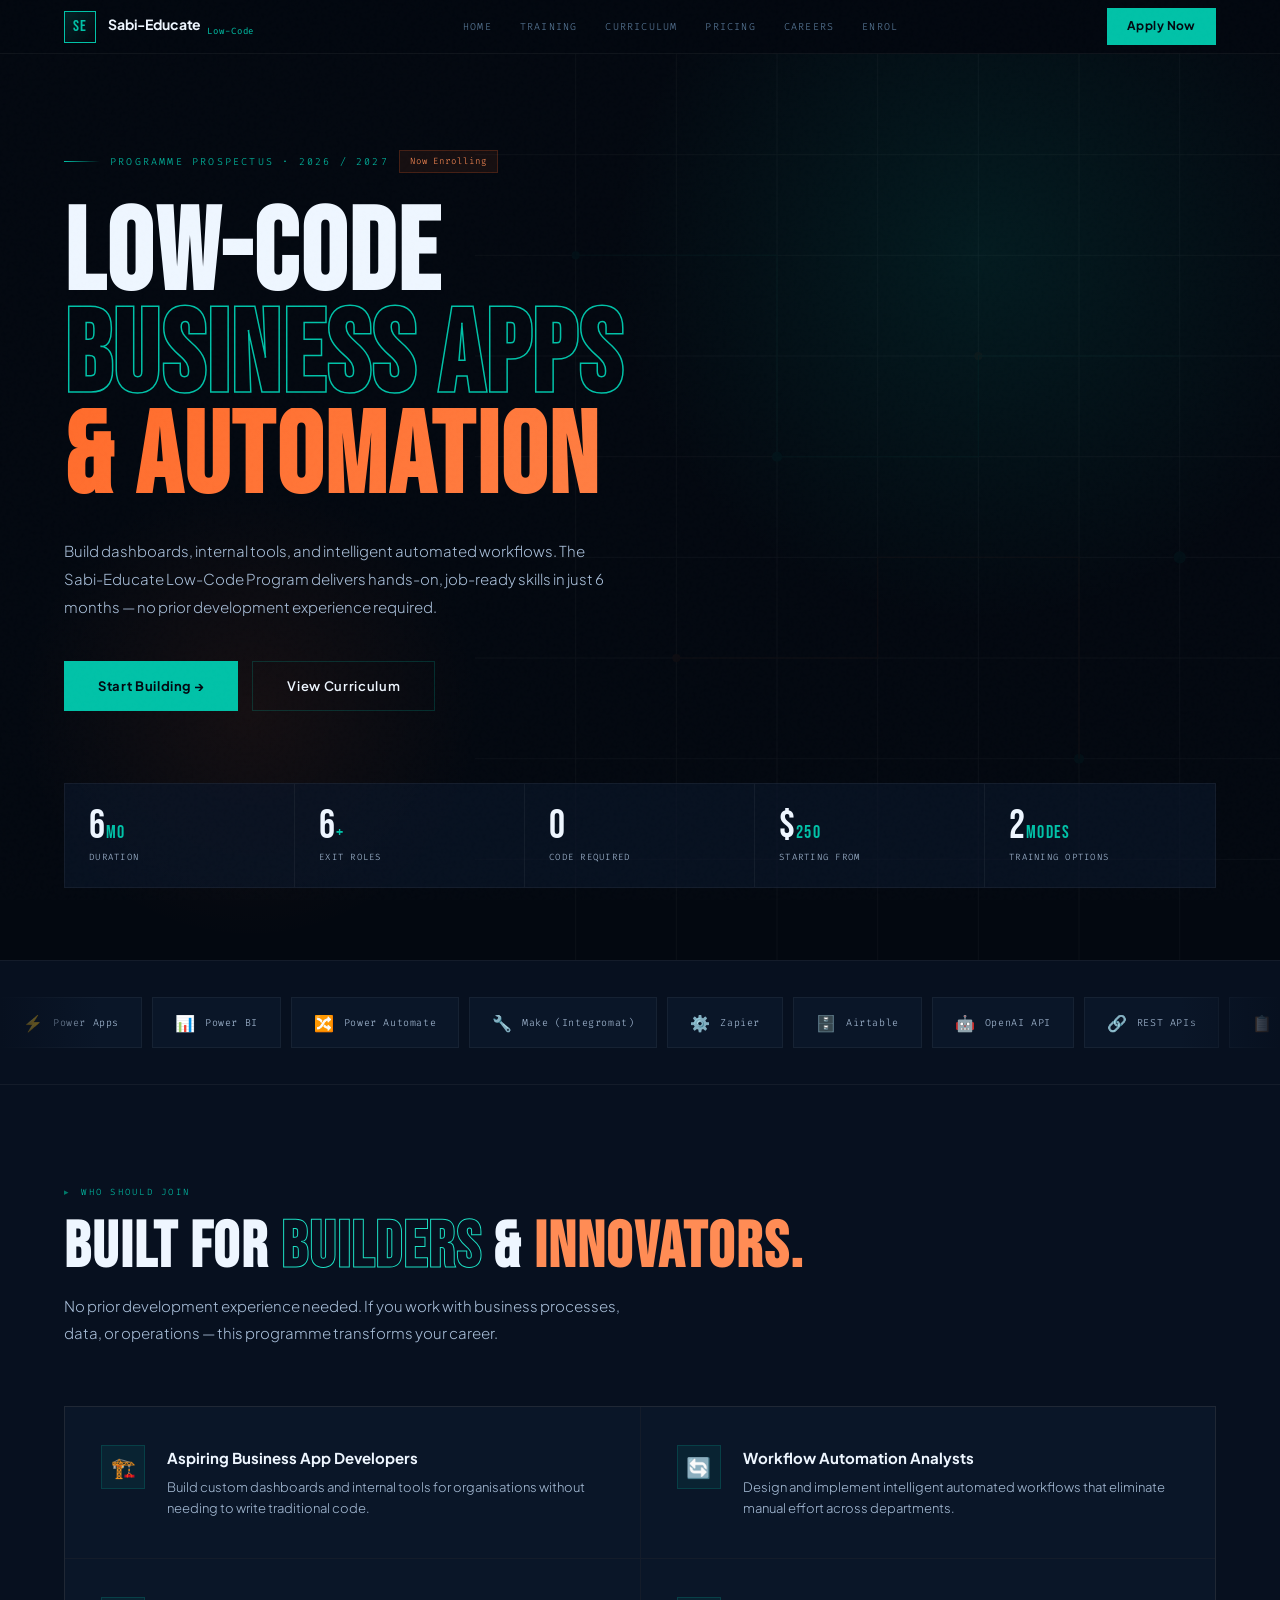
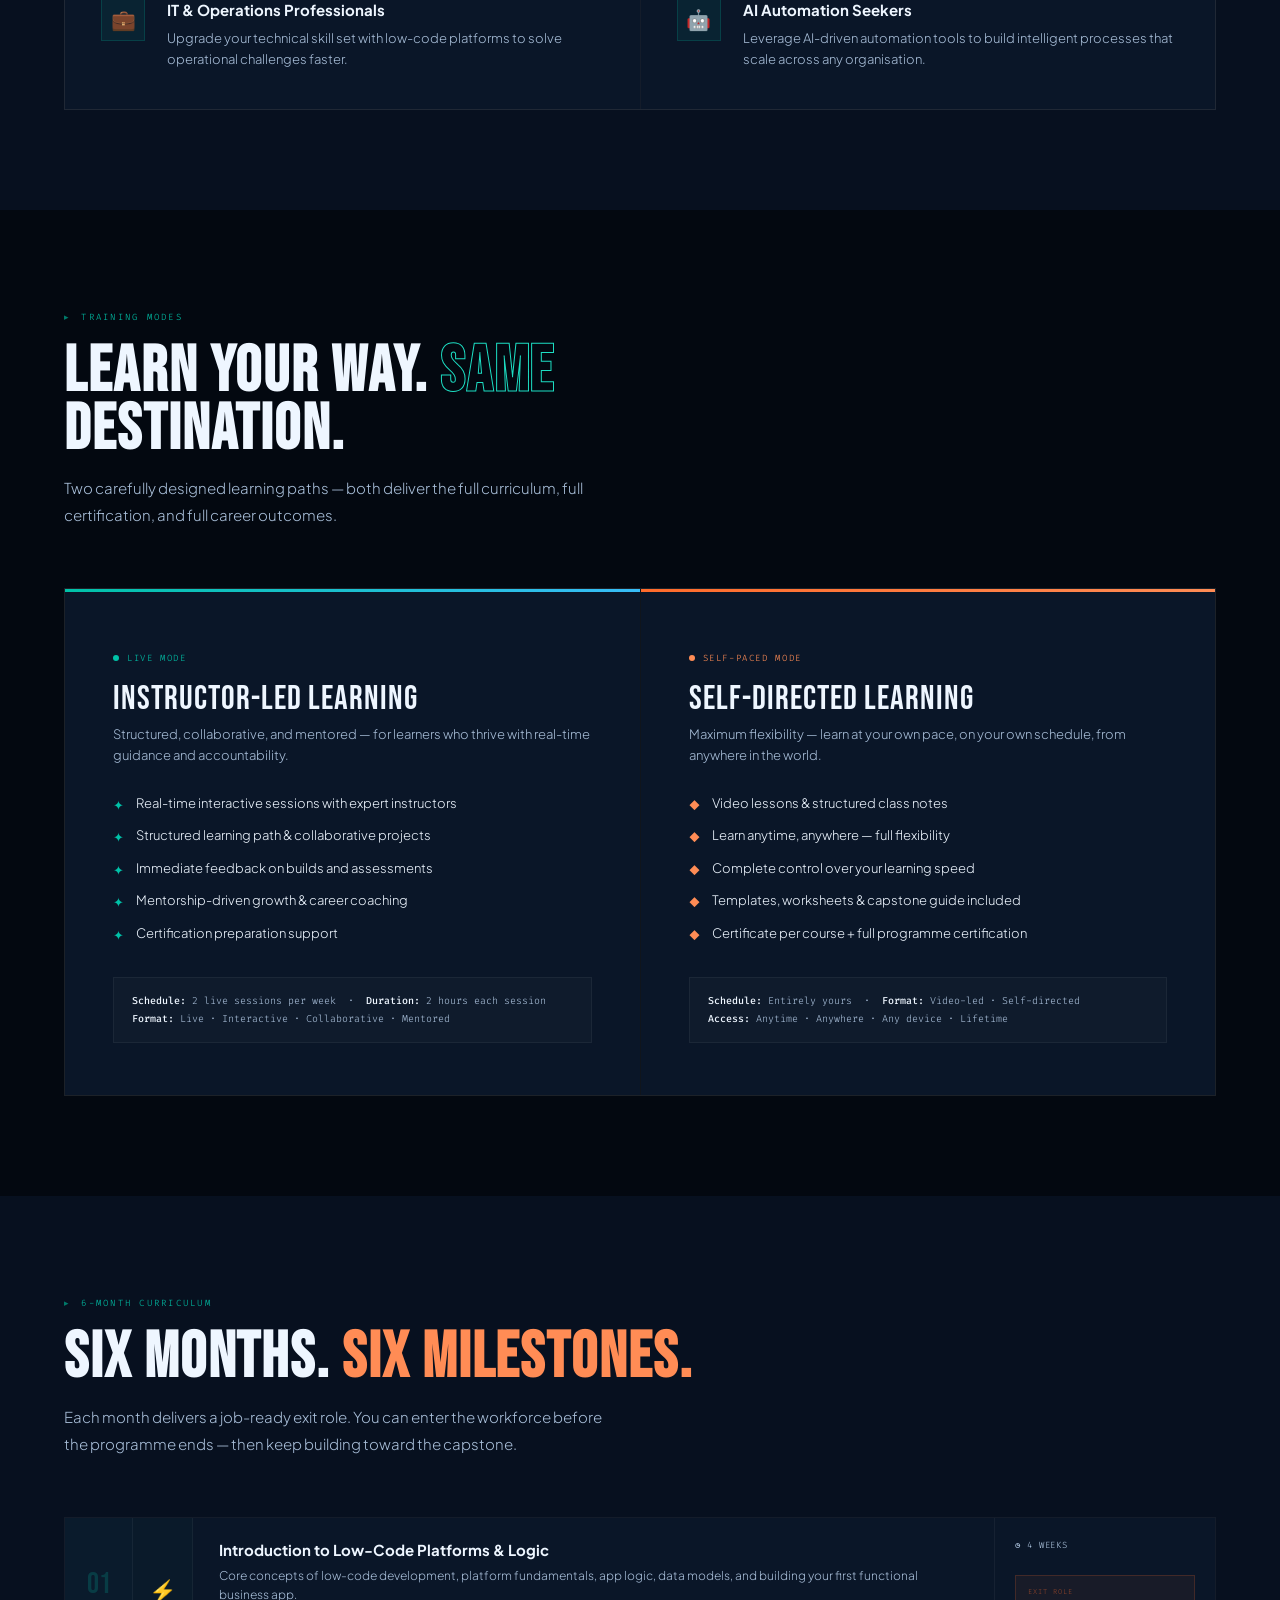
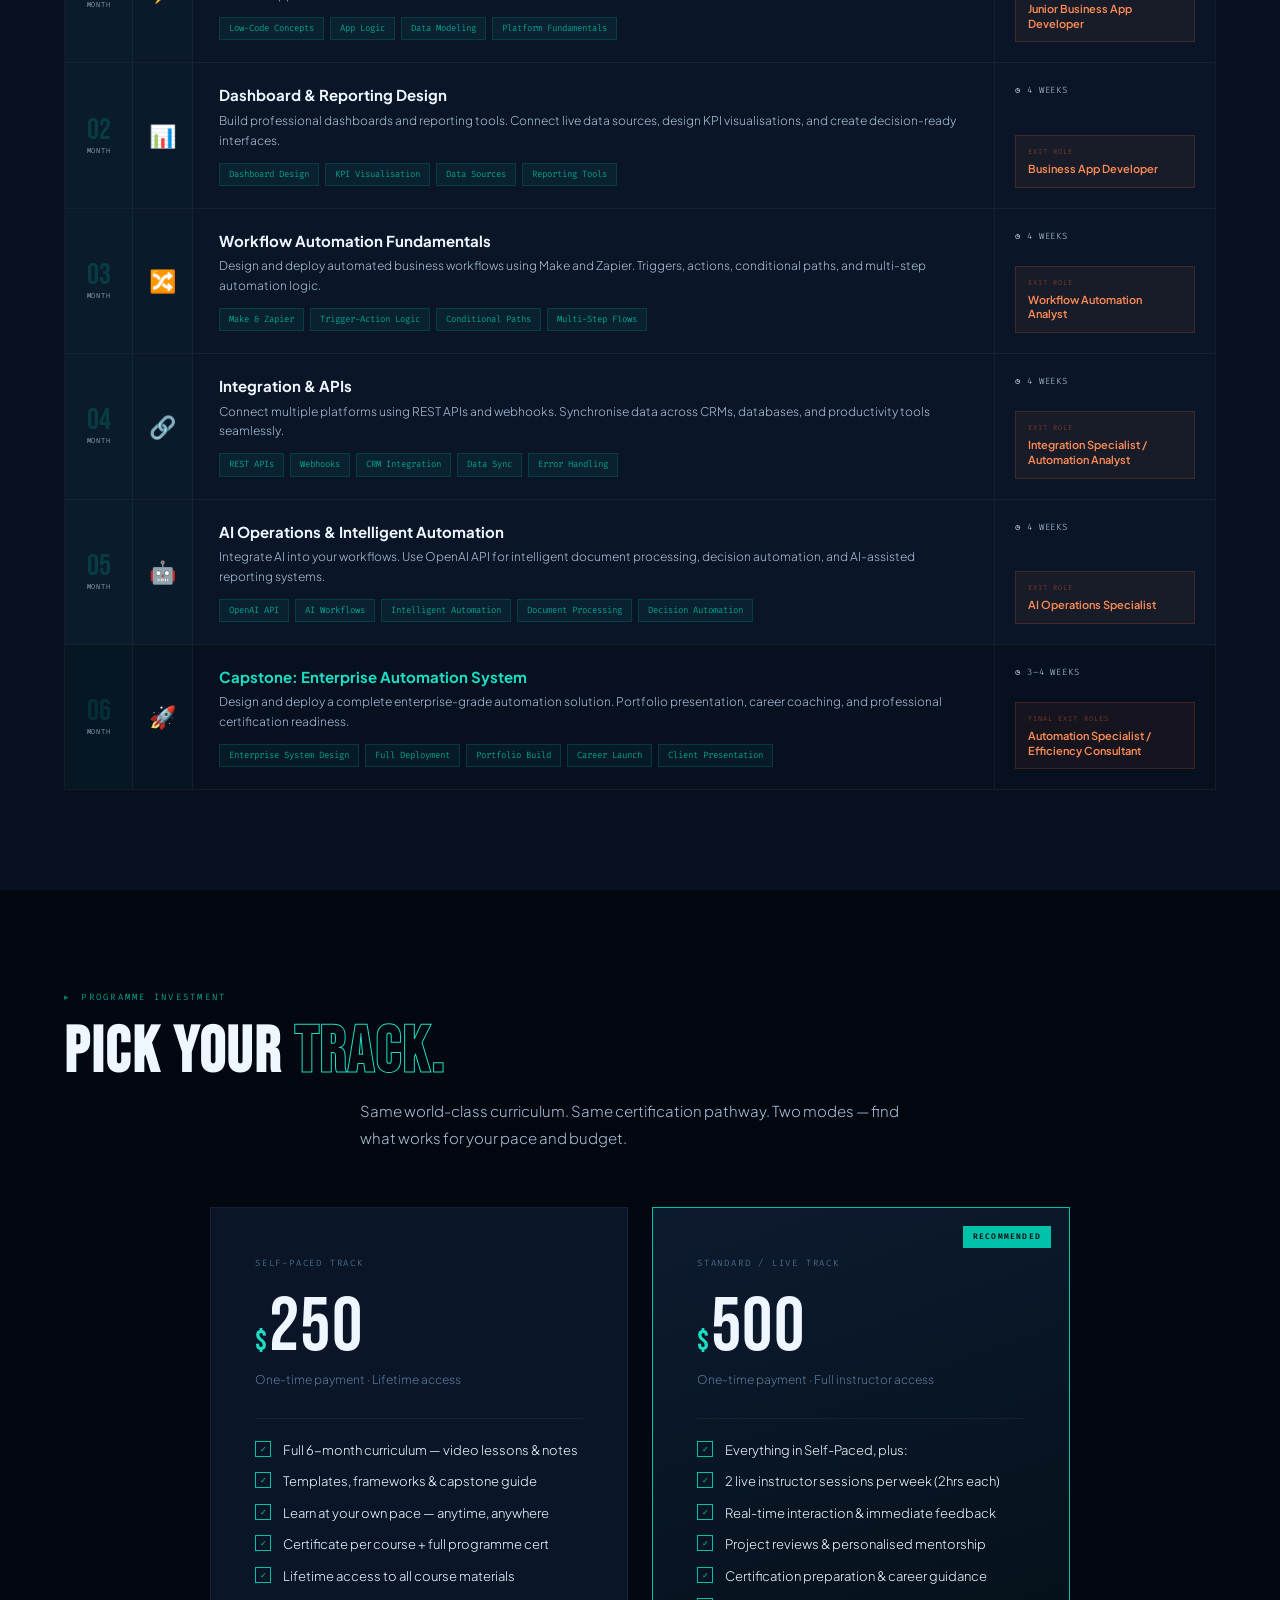
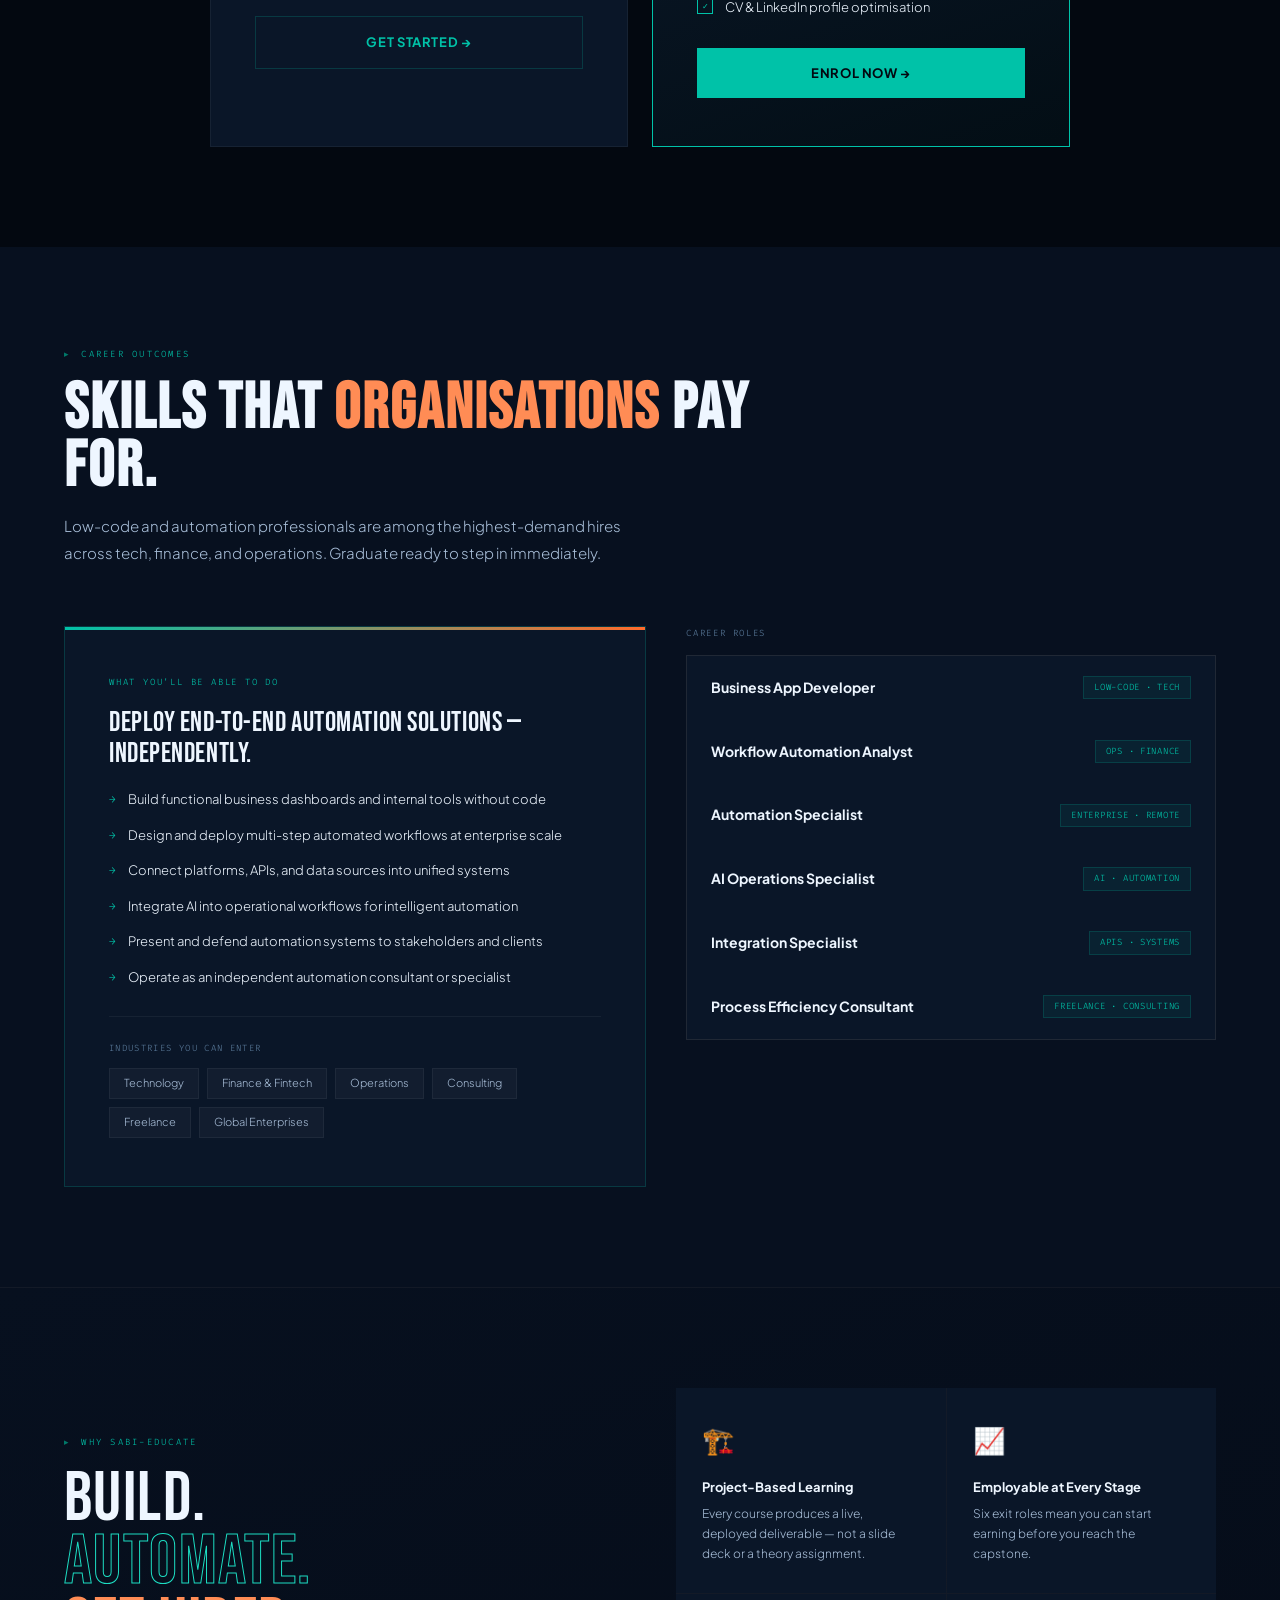
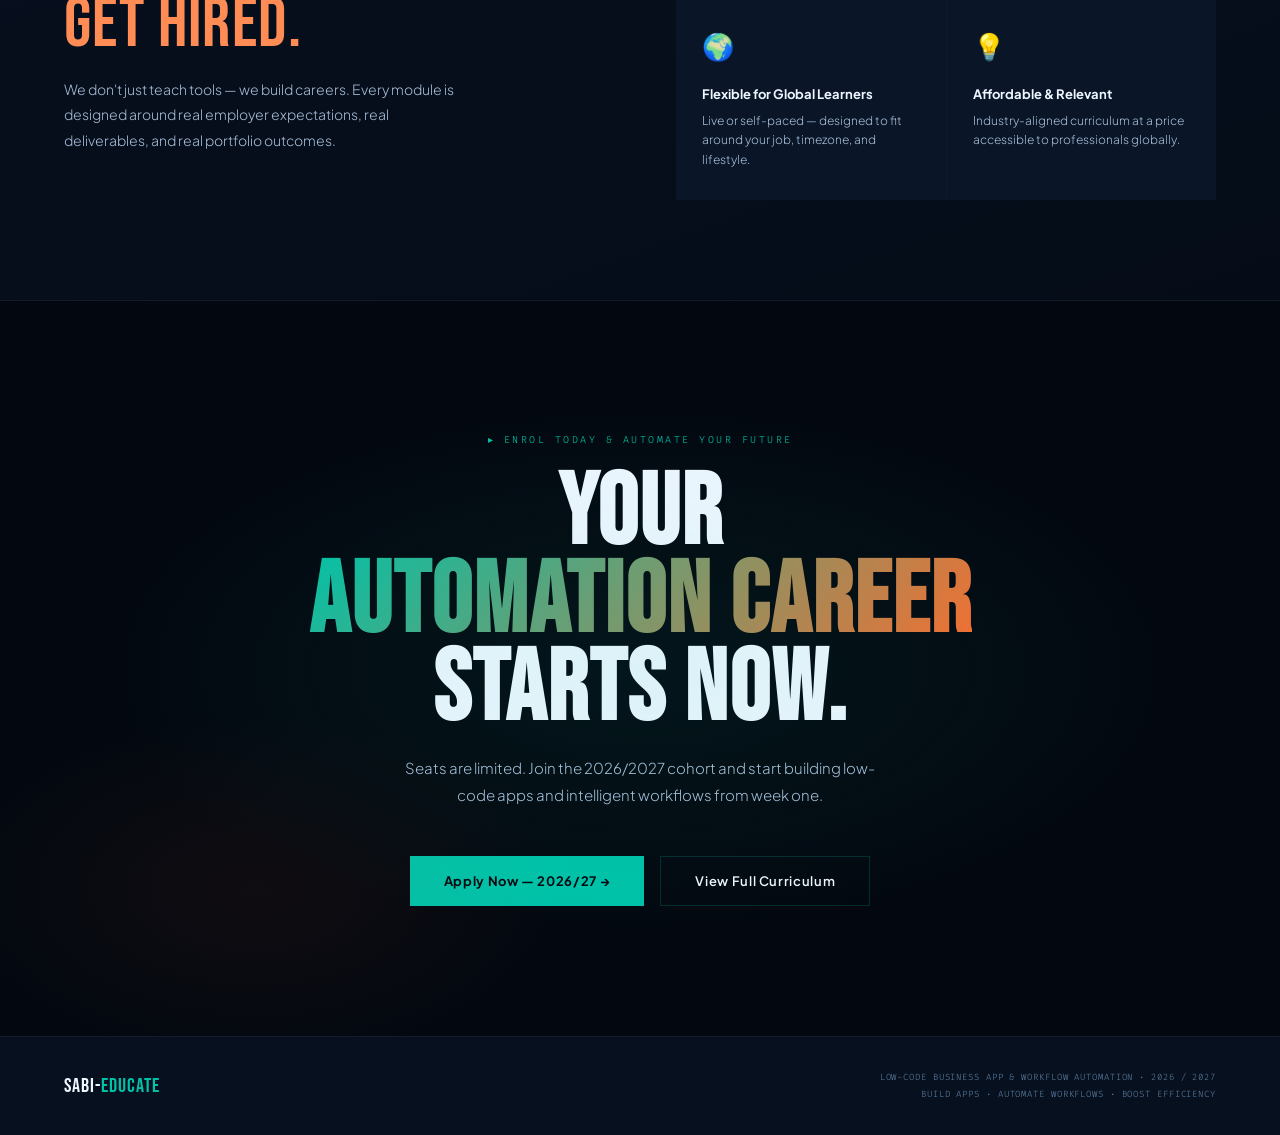
<file: low-code-auto.html>
<!DOCTYPE html>
<html lang="en">
<head>
<meta charset="UTF-8">
<meta name="viewport" content="width=device-width, initial-scale=1.0">
<title>Low-Code Business App & Workflow Automation | Sabi-Educate</title>
<link href="https://fonts.googleapis.com/css2?family=Plus+Jakarta+Sans:ital,wght@0,300;0,400;0,500;0,600;0,700;0,800;1,700&family=Bebas+Neue&family=Fira+Code:wght@300;400;500&display=swap" rel="stylesheet">
<style>
/* ══════════════════════════════
   TOKENS
══════════════════════════════ */
:root{
  --void:    #030810;
  --bg:      #050C18;
  --surface: #07101F;
  --card:    #0A1628;
  --card2:   #0D1B30;
  --teal:    #00C2A8;
  --teal-lt: #1DDEC3;
  --teal-dim:#007A6A;
  --orange:  #FF6B2B;
  --orange-lt:#FF8C55;
  --orange-pale:rgba(255,107,43,0.08);
  --sky:     #38BDF8;
  --white:   #EEF6FF;
  --text:    #A8BED8;
  --muted:   #5A7A9A;
  --border:  rgba(255,255,255,0.05);
  --border-t:rgba(0,194,168,0.2);
  --border-o:rgba(255,107,43,0.2);
}
*,*::before,*::after{box-sizing:border-box;margin:0;padding:0;}
html{scroll-behavior:smooth;}
body{background:var(--void);color:var(--text);font-family:'Plus Jakarta Sans',sans-serif;font-weight:300;line-height:1.7;overflow-x:hidden;}

body::after{content:'';position:fixed;inset:0;pointer-events:none;z-index:9999;
  background-image:url("data:image/svg+xml,%3Csvg viewBox='0 0 300 300' xmlns='http://www.w3.org/2000/svg'%3E%3Cfilter id='g'%3E%3CfeTurbulence type='fractalNoise' baseFrequency='0.8' numOctaves='4' stitchTiles='stitch'/%3E%3C/filter%3E%3Crect width='100%25' height='100%25' filter='url(%23g)' opacity='0.025'/%3E%3C/svg%3E");opacity:0.5;}

/* ══════════════════════
   NAV
══════════════════════ */
.nav{position:sticky;top:0;z-index:500;height:54px;display:flex;align-items:center;justify-content:space-between;padding:0 64px;background:rgba(3,8,16,0.9);backdrop-filter:blur(24px);border-bottom:1px solid var(--border);}
.nav-brand{display:flex;align-items:center;gap:12px;}
.nav-logo-mark{
  width:32px;height:32px;border:1px solid var(--teal);
  display:flex;align-items:center;justify-content:center;
  position:relative;overflow:hidden;
}
.nav-logo-mark::before{content:'';position:absolute;inset:0;background:linear-gradient(135deg,rgba(0,194,168,0.15),transparent);}
.nav-logo-mark span{font-family:'Bebas Neue',sans-serif;font-size:16px;color:var(--teal);letter-spacing:0.05em;}
.nav-name{font-family:'Plus Jakarta Sans',sans-serif;font-weight:700;font-size:14px;color:var(--white);letter-spacing:-0.01em;}
.nav-name sub{font-size:9px;font-family:'Fira Code',monospace;color:var(--teal);letter-spacing:0.1em;margin-left:4px;font-weight:400;}
.nav-links{display:flex;gap:28px;}
.nav-links a{font-family:'Fira Code',monospace;font-size:10px;letter-spacing:0.12em;text-transform:uppercase;color:var(--muted);text-decoration:none;transition:color 0.2s;}
.nav-links a:hover{color:var(--teal);}
.nav-pill{display:flex;align-items:center;gap:7px;background:var(--teal);color:var(--void);font-family:'Plus Jakarta Sans',sans-serif;font-weight:700;font-size:12px;letter-spacing:0.04em;padding:8px 20px;text-decoration:none;transition:box-shadow 0.25s,transform 0.2s;}
.nav-pill:hover{box-shadow:0 0 28px rgba(0,194,168,0.45);transform:translateY(-1px);}

/* ══════════════════════
   HERO
══════════════════════ */
.hero{position:relative;min-height:100vh;padding:96px 64px 72px;display:flex;flex-direction:column;justify-content:center;overflow:hidden;}

/* circuit board lines bg */
.hero-circuit{position:absolute;inset:0;pointer-events:none;overflow:hidden;}
.hero-circuit svg{position:absolute;right:0;top:0;height:100%;opacity:0.04;}

.hero-glow1{position:absolute;width:800px;height:800px;background:radial-gradient(ellipse,rgba(0,194,168,0.1) 0%,transparent 65%);top:-200px;right:-100px;pointer-events:none;}
.hero-glow2{position:absolute;width:500px;height:500px;background:radial-gradient(ellipse,rgba(255,107,43,0.07) 0%,transparent 65%);bottom:0;left:0;pointer-events:none;}

/* animated flow dots */
.flow-dots{position:absolute;inset:0;pointer-events:none;overflow:hidden;}
.fd{position:absolute;width:3px;height:3px;background:var(--teal);border-radius:50%;animation:flowDot linear infinite;opacity:0;}
@keyframes flowDot{0%{opacity:0;transform:translateY(0);}10%{opacity:0.6;}90%{opacity:0.6;}100%{opacity:0;transform:translateY(-60px);}}
.fd:nth-child(1){left:15%;top:70%;animation-duration:3s;animation-delay:0s;}
.fd:nth-child(2){left:35%;top:80%;animation-duration:4s;animation-delay:1s;}
.fd:nth-child(3){left:55%;top:65%;animation-duration:3.5s;animation-delay:0.5s;}
.fd:nth-child(4){left:75%;top:75%;animation-duration:5s;animation-delay:1.5s;}
.fd:nth-child(5){left:85%;top:85%;animation-duration:4s;animation-delay:2s;}

.hero-kicker{display:inline-flex;align-items:center;gap:10px;margin-bottom:32px;animation:fadeUp 0.7s ease both;}
.kicker-line{width:36px;height:1px;background:linear-gradient(90deg,var(--teal),transparent);}
.kicker-text{font-family:'Fira Code',monospace;font-size:10px;letter-spacing:0.22em;text-transform:uppercase;color:var(--teal);}
.kicker-badge{font-family:'Fira Code',monospace;font-size:9px;letter-spacing:0.1em;background:var(--orange-pale);border:1px solid var(--border-o);color:var(--orange-lt);padding:3px 10px;}

.hero-title{font-family:'Bebas Neue',sans-serif;font-size:clamp(56px,9vw,128px);line-height:0.88;letter-spacing:0.02em;max-width:1000px;animation:fadeUp 0.7s 0.1s ease both;}
.ht-a{display:block;color:var(--white);}
.ht-b{display:block;color:transparent;-webkit-text-stroke:1.5px var(--teal);}
.ht-c{display:block;background:linear-gradient(135deg,var(--orange),var(--orange-lt));-webkit-background-clip:text;-webkit-text-fill-color:transparent;background-clip:text;}

.hero-desc{max-width:540px;font-size:15px;color:var(--text);line-height:1.85;margin-top:28px;animation:fadeUp 0.7s 0.2s ease both;}

.hero-btns{display:flex;gap:14px;margin-top:40px;flex-wrap:wrap;animation:fadeUp 0.7s 0.3s ease both;}
.btn-teal{font-family:'Plus Jakarta Sans',sans-serif;font-weight:700;font-size:13px;letter-spacing:0.05em;background:var(--teal);color:var(--void);padding:14px 34px;text-decoration:none;display:inline-block;transition:box-shadow 0.25s,transform 0.2s;}
.btn-teal:hover{box-shadow:0 0 36px rgba(0,194,168,0.45);transform:translateY(-2px);}
.btn-ghost{font-family:'Plus Jakarta Sans',sans-serif;font-weight:600;font-size:13px;letter-spacing:0.05em;background:transparent;color:var(--white);padding:13px 34px;border:1px solid var(--border-t);text-decoration:none;display:inline-block;transition:border-color 0.2s,color 0.2s;}
.btn-ghost:hover{border-color:var(--teal);color:var(--teal);}

.hero-stats{margin-top:72px;display:grid;grid-template-columns:repeat(5,1fr);background:rgba(10,22,40,0.7);border:1px solid var(--border);animation:fadeUp 0.7s 0.4s ease both;}
.hs{padding:22px 24px;border-right:1px solid var(--border);}
.hs:last-child{border-right:none;}
.hs-n{font-family:'Bebas Neue',sans-serif;font-size:40px;color:var(--white);line-height:1;letter-spacing:0.03em;}
.hs-n span{color:var(--teal);font-size:18px;}
.hs-l{font-family:'Fira Code',monospace;font-size:9px;letter-spacing:0.14em;text-transform:uppercase;color:var(--text);margin-top:4px;}

/* ══════════════════════
   SHARED
══════════════════════ */
.sec{padding:100px 64px;position:relative;}
.sec-alt{background:var(--surface);}

.tag{font-family:'Fira Code',monospace;font-size:9px;letter-spacing:0.25em;text-transform:uppercase;color:var(--teal);display:flex;align-items:center;gap:10px;margin-bottom:18px;}
.tag::before{content:'▸';color:var(--teal-dim);}

.sh{font-family:'Bebas Neue',sans-serif;font-size:clamp(36px,5vw,64px);color:var(--white);line-height:0.9;letter-spacing:0.03em;max-width:750px;margin-bottom:16px;}
.sh .hollow{color:transparent;-webkit-text-stroke:1px var(--teal-lt);}
.sh .warm{color:var(--orange-lt);}
.sp{font-size:15px;color:var(--text);max-width:560px;margin-bottom:60px;line-height:1.8;}

/* ══════════════════════
   WHO
══════════════════════ */
.who-grid{display:grid;grid-template-columns:repeat(2,1fr);gap:1px;background:var(--border);border:1px solid var(--border);}
.who-card{background:var(--card);padding:38px 36px;display:flex;gap:22px;transition:background 0.3s;position:relative;overflow:hidden;}
.who-card::after{content:'';position:absolute;bottom:0;left:0;right:0;height:2px;background:linear-gradient(90deg,var(--teal),var(--orange));transform:scaleX(0);transform-origin:left;transition:transform 0.35s;}
.who-card:hover{background:var(--card2);}
.who-card:hover::after{transform:scaleX(1);}
.who-icon{width:44px;height:44px;flex-shrink:0;background:rgba(0,194,168,0.08);border:1px solid rgba(0,194,168,0.18);display:flex;align-items:center;justify-content:center;font-size:20px;}
.who-title{font-weight:700;font-size:15px;color:var(--white);margin-bottom:6px;}
.who-desc{font-size:13px;color:var(--text);line-height:1.65;}

/* ══════════════════════
   CURRICULUM
══════════════════════ */
.curr-table{display:flex;flex-direction:column;gap:0;border:1px solid var(--border);}
.curr-row{display:grid;grid-template-columns:68px 60px 1fr 220px;border-bottom:1px solid var(--border);background:var(--card);min-height:100px;transition:background 0.25s;position:relative;overflow:hidden;}
.curr-row:last-child{border-bottom:none;}
.curr-row:hover{background:var(--card2);}
.curr-row::before{content:'';position:absolute;left:0;top:0;bottom:0;width:3px;background:linear-gradient(to bottom,var(--teal),var(--orange));transform:scaleY(0);transform-origin:top;transition:transform 0.3s;}
.curr-row:hover::before{transform:scaleY(1);}

.cr-month{display:flex;flex-direction:column;align-items:center;justify-content:center;border-right:1px solid var(--border);padding:12px 0;background:rgba(0,194,168,0.03);}
.cr-m-n{font-family:'Bebas Neue',sans-serif;font-size:30px;color:rgba(0,194,168,0.2);line-height:1;transition:color 0.3s;}
.curr-row:hover .cr-m-n{color:rgba(0,194,168,0.45);}
.cr-m-l{font-family:'Fira Code',monospace;font-size:7px;letter-spacing:0.1em;text-transform:uppercase;color:var(--text);}

.cr-icon{display:flex;align-items:center;justify-content:center;font-size:22px;border-right:1px solid var(--border);background:rgba(0,194,168,0.02);}

.cr-body{padding:22px 26px;border-right:1px solid var(--border);}
.cr-title{font-weight:700;font-size:15px;color:var(--white);margin-bottom:6px;line-height:1.3;}
.cr-desc{font-size:12px;color:var(--text);line-height:1.65;margin-bottom:12px;}
.cr-chips{display:flex;flex-wrap:wrap;gap:6px;}
.cr-chip{font-family:'Fira Code',monospace;font-size:9px;color:var(--teal);background:rgba(0,194,168,0.06);border:1px solid rgba(0,194,168,0.18);padding:3px 9px;}

.cr-meta{padding:20px 20px;display:flex;flex-direction:column;justify-content:space-between;gap:8px;}
.cr-dur{font-family:'Fira Code',monospace;font-size:9px;letter-spacing:0.1em;text-transform:uppercase;color:var(--text);}
.cr-exit{background:rgba(255,107,43,0.06);border:1px solid rgba(255,107,43,0.18);padding:10px 12px;}
.cr-exit-l{font-family:'Fira Code',monospace;font-size:7px;letter-spacing:0.15em;text-transform:uppercase;color:rgba(255,107,43,0.5);margin-bottom:4px;}
.cr-exit-r{font-size:11px;font-weight:600;color:var(--orange-lt);line-height:1.35;}

/* capstone row */
.curr-row.cap{background:var(--surface);}
.curr-row.cap .cr-title{color:var(--teal-lt);}
.curr-row.cap .cr-m-n{color:rgba(0,194,168,0.15);}
.curr-row.cap:hover .cr-m-n{color:rgba(0,194,168,0.4);}

/* ══════════════════════
   TRAINING MODES
══════════════════════ */
.modes-wrap{display:grid;grid-template-columns:1fr 1fr;gap:1px;background:var(--border);border:1px solid var(--border);}
.mode{background:var(--card);padding:52px 48px;position:relative;overflow:hidden;transition:background 0.3s;}
.mode:hover{background:var(--card2);}
.mode.live::before{content:'';position:absolute;top:0;left:0;right:0;height:3px;background:linear-gradient(90deg,var(--teal),var(--sky));}
.mode.self::before{content:'';position:absolute;top:0;left:0;right:0;height:3px;background:linear-gradient(90deg,var(--orange),var(--orange-lt));}
.mode-badge{display:inline-flex;align-items:center;gap:8px;font-family:'Fira Code',monospace;font-size:9px;letter-spacing:0.18em;text-transform:uppercase;margin-bottom:16px;}
.live .mode-badge{color:var(--teal);}
.self .mode-badge{color:var(--orange-lt);}
.mode-badge::before{content:'';width:6px;height:6px;border-radius:50%;background:currentColor;}
.mode-title{font-family:'Bebas Neue',sans-serif;font-size:34px;color:var(--white);letter-spacing:0.03em;margin-bottom:8px;line-height:1;}
.mode-sub{font-size:13px;color:var(--text);margin-bottom:28px;line-height:1.6;}
.mode-feats{list-style:none;display:flex;flex-direction:column;gap:11px;margin-bottom:32px;}
.mode-feats li{display:flex;gap:12px;font-size:13px;color:var(--white);align-items:flex-start;line-height:1.5;}
.mode-feats li span{flex-shrink:0;margin-top:2px;}
.live .mode-feats li span{color:var(--teal);}
.self .mode-feats li span{color:var(--orange-lt);}
.mode-detail{background:rgba(255,255,255,0.02);border:1px solid var(--border);padding:14px 18px;font-family:'Fira Code',monospace;font-size:10px;color:var(--text);line-height:1.8;}
.mode-detail b{color:var(--white);font-weight:500;}

/* ══════════════════════
   PRICING
══════════════════════ */
.price-grid{display:grid;grid-template-columns:1fr 1fr;gap:24px;max-width:860px;margin:0 auto;}
.pc{background:var(--card);border:1px solid var(--border);padding:48px 44px;position:relative;overflow:hidden;transition:transform 0.3s;}
.pc:hover{transform:translateY(-4px);}
.pc.rec{border-color:var(--teal);background:linear-gradient(160deg,var(--card2) 0%,rgba(0,194,168,0.03) 100%);}
.pc.rec:hover{box-shadow:0 0 48px rgba(0,194,168,0.1);}
.rec-tag{position:absolute;top:18px;right:18px;font-family:'Fira Code',monospace;font-size:8px;letter-spacing:0.15em;text-transform:uppercase;background:var(--teal);color:var(--void);padding:4px 10px;font-weight:600;}
.pc-tier{font-family:'Fira Code',monospace;font-size:9px;letter-spacing:0.2em;text-transform:uppercase;color:var(--muted);margin-bottom:18px;}
.pc-price{font-family:'Bebas Neue',sans-serif;font-size:76px;color:var(--white);line-height:1;letter-spacing:0.02em;margin-bottom:4px;}
.pc-price span{font-size:30px;color:var(--teal-lt);}
.pc-note{font-size:12px;color:var(--muted);margin-bottom:28px;}
.p-div{height:1px;background:var(--border);margin:22px 0;}
.pf{list-style:none;display:flex;flex-direction:column;gap:12px;}
.pf li{display:flex;gap:12px;font-size:13px;color:var(--white);align-items:flex-start;line-height:1.5;}
.pf li .ck{width:16px;height:16px;flex-shrink:0;border:1px solid var(--teal);display:flex;align-items:center;justify-content:center;font-size:8px;color:var(--teal);}
.pc-btn{display:block;text-align:center;font-family:'Plus Jakarta Sans',sans-serif;font-weight:700;font-size:13px;letter-spacing:0.05em;text-transform:uppercase;padding:14px;margin-top:30px;text-decoration:none;transition:all 0.25s;}
.pc-btn.out{border:1px solid var(--border-t);color:var(--teal);}
.pc-btn.out:hover{background:rgba(0,194,168,0.07);}
.pc-btn.solid{background:var(--teal);color:var(--void);}
.pc-btn.solid:hover{box-shadow:0 0 32px rgba(0,194,168,0.4);}

/* ══════════════════════
   CAREERS
══════════════════════ */
.careers-layout{display:grid;grid-template-columns:1.1fr 1fr;gap:40px;align-items:start;}
.career-panel{background:var(--card);border:1px solid var(--border-t);padding:48px 44px;position:relative;}
.career-panel::before{content:'';position:absolute;top:0;left:0;right:0;height:3px;background:linear-gradient(90deg,var(--teal),var(--orange));}
.cp-eye{font-family:'Fira Code',monospace;font-size:9px;letter-spacing:0.2em;text-transform:uppercase;color:var(--teal);margin-bottom:18px;}
.cp-title{font-family:'Bebas Neue',sans-serif;font-size:28px;color:var(--white);letter-spacing:0.02em;margin-bottom:20px;line-height:1.1;}
.cp-list{list-style:none;display:flex;flex-direction:column;gap:14px;}
.cp-list li{display:flex;gap:12px;font-size:13px;color:var(--white);line-height:1.65;}
.cp-list li::before{content:'→';font-family:'Fira Code',monospace;font-size:11px;color:var(--teal);flex-shrink:0;margin-top:2px;}
.industries{margin-top:28px;padding-top:24px;border-top:1px solid var(--border);}
.ind-label{font-family:'Fira Code',monospace;font-size:9px;letter-spacing:0.15em;text-transform:uppercase;color:var(--muted);margin-bottom:12px;}
.ind-tags{display:flex;flex-wrap:wrap;gap:8px;}
.ind-tag{font-size:11px;color:var(--text);background:rgba(255,255,255,0.03);border:1px solid var(--border);padding:5px 14px;}

.roles-stack{display:flex;flex-direction:column;gap:0;border:1px solid var(--border);background:var(--border);}
.role-r{background:var(--card);padding:20px 24px;display:flex;align-items:center;justify-content:space-between;gap:12px;transition:background 0.2s,padding-left 0.25s;}
.role-r:hover{background:var(--card2);padding-left:32px;}
.role-n{font-weight:700;font-size:14px;color:var(--white);}
.role-badge{font-family:'Fira Code',monospace;font-size:9px;letter-spacing:0.08em;text-transform:uppercase;color:var(--teal);background:rgba(0,194,168,0.07);border:1px solid rgba(0,194,168,0.18);padding:3px 10px;white-space:nowrap;}

/* ══════════════════════
   WHY
══════════════════════ */
.why-sec{background:linear-gradient(160deg,var(--surface) 0%,var(--bg) 100%);border-top:1px solid var(--border);border-bottom:1px solid var(--border);}
.why-inner{display:grid;grid-template-columns:1fr 1fr;gap:72px;align-items:center;}
.why-big{font-family:'Bebas Neue',sans-serif;font-size:clamp(38px,5.5vw,70px);color:var(--white);letter-spacing:0.02em;line-height:0.9;}
.why-big .tl{color:transparent;-webkit-text-stroke:1px var(--teal-lt);}
.why-big .or{color:var(--orange-lt);}
.why-p{font-size:14px;color:var(--text);margin-top:20px;line-height:1.8;max-width:400px;}
.why-cards{display:grid;grid-template-columns:1fr 1fr;gap:1px;background:var(--border);}
.wc{background:var(--card);padding:30px 26px;transition:background 0.25s;}
.wc:hover{background:var(--card2);}
.wc-i{font-size:26px;margin-bottom:14px;}
.wc-t{font-weight:700;font-size:13px;color:var(--white);margin-bottom:6px;}
.wc-d{font-size:12px;color:var(--text);line-height:1.65;}

/* ══════════════════════
   CTA
══════════════════════ */
.cta-sec{position:relative;background:var(--void);text-align:center;padding:130px 64px;overflow:hidden;}
.cta-bg{position:absolute;inset:0;pointer-events:none;
  background:radial-gradient(ellipse 70% 60% at 50% 50%, rgba(0,194,168,0.08) 0%, transparent 60%),
             radial-gradient(ellipse 40% 40% at 20% 80%, rgba(255,107,43,0.05) 0%, transparent 60%);}
.cta-eye{font-family:'Fira Code',monospace;font-size:10px;letter-spacing:0.25em;text-transform:uppercase;color:var(--teal);margin-bottom:22px;}
.cta-h{font-family:'Bebas Neue',sans-serif;font-size:clamp(48px,8vw,100px);color:var(--white);letter-spacing:0.02em;line-height:0.88;max-width:840px;margin:0 auto 20px;}
.cta-h .gr{background:linear-gradient(135deg,var(--teal),var(--orange));-webkit-background-clip:text;-webkit-text-fill-color:transparent;background-clip:text;}
.cta-sub{font-size:15px;color:var(--text);max-width:480px;margin:0 auto 48px;line-height:1.8;}
.cta-btns{display:flex;justify-content:center;gap:16px;flex-wrap:wrap;}

/* ══════════════════════
   TOOLS STRIP
══════════════════════ */
.tools-strip{padding:36px 0;background:var(--surface);border-top:1px solid var(--border);border-bottom:1px solid var(--border);overflow:hidden;position:relative;}
.tools-strip::before,.tools-strip::after{content:'';position:absolute;top:0;bottom:0;width:100px;z-index:2;}
.tools-strip::before{left:0;background:linear-gradient(90deg,var(--surface),transparent);}
.tools-strip::after{right:0;background:linear-gradient(270deg,var(--surface),transparent);}
.mtrack{display:flex;gap:10px;animation:mq 22s linear infinite;width:max-content;}
@keyframes mq{from{transform:translateX(0);}to{transform:translateX(-50%);}}
.tp{display:flex;align-items:center;gap:10px;background:var(--card);border:1px solid var(--border);padding:11px 22px;flex-shrink:0;white-space:nowrap;}
.tp-e{font-size:16px;}
.tp-n{font-family:'Fira Code',monospace;font-size:10px;letter-spacing:0.06em;color:var(--text);}

/* ══════════════════════
   FOOTER
══════════════════════ */
footer{background:var(--surface);border-top:1px solid var(--border);padding:32px 64px;display:flex;justify-content:space-between;align-items:center;flex-wrap:wrap;gap:16px;}
.fb{font-family:'Bebas Neue',sans-serif;font-size:20px;color:var(--white);letter-spacing:0.05em;}
.fb span{color:var(--teal);}
.fm{font-family:'Fira Code',monospace;font-size:9px;letter-spacing:0.1em;text-transform:uppercase;color:var(--muted);text-align:right;line-height:1.9;}

/* ══════════════════════
   ANIMATIONS
══════════════════════ */
@keyframes fadeUp{from{opacity:0;transform:translateY(20px);}to{opacity:1;transform:none;}}
.reveal{opacity:0;transform:translateY(16px);transition:opacity 0.65s ease,transform 0.65s ease;}
.reveal.on{opacity:1;transform:none;}

@media(max-width:960px){
  .nav-links{display:none;}
  .nav,.hero,.sec,.cta-sec,footer{padding-left:24px;padding-right:24px;}
  .hero-stats{grid-template-columns:repeat(2,1fr);}
  .who-grid,.modes-wrap,.price-grid,.careers-layout,.why-inner,.why-cards{grid-template-columns:1fr;}
  .curr-row{grid-template-columns:56px 1fr;}
  .cr-icon,.cr-meta{display:none;}
}
</style>
</head>
<body>

<!-- NAV -->
<nav class="nav">
  <div class="nav-brand">
    <div class="nav-logo-mark"><span>SE</span></div>
    <div class="nav-name">Sabi-Educate <sub>Low-Code</sub></div>
  </div>
  <div class="nav-links">
    <a href="low-no-code.html">Home</a>
    <a href="#modes">Training</a>
    <a href="#curriculum">Curriculum</a>
    <a href="#pricing">Pricing</a>
    <a href="#careers">Careers</a>
    <a href="#enrol">Enrol</a>
  </div>
  <a href="https://form.jotform.com/260541505232042" target="_blank" class="nav-pill">Apply Now</a>
</nav>

<!-- HERO -->
<section class="hero">
  <div class="hero-circuit">
    <svg viewBox="0 0 800 900" fill="none" xmlns="http://www.w3.org/2000/svg">
      <line x1="100" y1="0" x2="100" y2="900" stroke="white" stroke-width="0.8"/>
      <line x1="200" y1="0" x2="200" y2="900" stroke="white" stroke-width="0.8"/>
      <line x1="300" y1="0" x2="300" y2="900" stroke="white" stroke-width="0.8"/>
      <line x1="400" y1="0" x2="400" y2="900" stroke="white" stroke-width="0.8"/>
      <line x1="500" y1="0" x2="500" y2="900" stroke="white" stroke-width="0.8"/>
      <line x1="600" y1="0" x2="600" y2="900" stroke="white" stroke-width="0.8"/>
      <line x1="700" y1="0" x2="700" y2="900" stroke="white" stroke-width="0.8"/>
      <line x1="0" y1="100" x2="800" y2="100" stroke="white" stroke-width="0.8"/>
      <line x1="0" y1="200" x2="800" y2="200" stroke="white" stroke-width="0.8"/>
      <line x1="0" y1="300" x2="800" y2="300" stroke="white" stroke-width="0.8"/>
      <line x1="0" y1="400" x2="800" y2="400" stroke="white" stroke-width="0.8"/>
      <line x1="0" y1="500" x2="800" y2="500" stroke="white" stroke-width="0.8"/>
      <line x1="0" y1="600" x2="800" y2="600" stroke="white" stroke-width="0.8"/>
      <line x1="0" y1="700" x2="800" y2="700" stroke="white" stroke-width="0.8"/>
      <line x1="0" y1="800" x2="800" y2="800" stroke="white" stroke-width="0.8"/>
      <circle cx="100" cy="200" r="4" fill="#00C2A8"/>
      <circle cx="300" cy="400" r="5" fill="#00C2A8"/>
      <circle cx="500" cy="300" r="4" fill="#FF6B2B"/>
      <circle cx="700" cy="500" r="6" fill="#00C2A8"/>
      <circle cx="200" cy="600" r="4" fill="#FF6B2B"/>
      <circle cx="600" cy="700" r="5" fill="#00C2A8"/>
      <polyline points="100,200 300,200 300,400 500,400 500,300 700,300" stroke="#00C2A8" stroke-width="1"/>
      <polyline points="200,600 400,600 400,500 600,500 600,700" stroke="#FF6B2B" stroke-width="1"/>
    </svg>
  </div>
  <div class="hero-glow1"></div>
  <div class="hero-glow2"></div>
  <div class="flow-dots">
    <div class="fd"></div><div class="fd"></div><div class="fd"></div>
    <div class="fd"></div><div class="fd"></div>
  </div>

  <div class="hero-kicker">
    <div class="kicker-line"></div>
    <div class="kicker-text">Programme Prospectus · 2026 / 2027</div>
    <div class="kicker-badge">Now Enrolling</div>
  </div>

  <h1 class="hero-title">
    <span class="ht-a">Low-Code</span>
    <span class="ht-b">Business Apps</span>
    <span class="ht-c">&amp; Automation</span>
  </h1>

  <p class="hero-desc">
    Build dashboards, internal tools, and intelligent automated workflows. The Sabi-Educate Low-Code Program delivers hands-on, job-ready skills in just 6 months — no prior development experience required.
  </p>

  <div class="hero-btns">
    <a href="https://form.jotform.com/260541505232042" target="_blank" class="btn-teal">Start Building →</a>
    <a href="#curriculum" class="btn-ghost">View Curriculum</a>
  </div>

  <div class="hero-stats">
    <div class="hs"><div class="hs-n">6<span>mo</span></div><div class="hs-l">Duration</div></div>
    <div class="hs"><div class="hs-n">6<span>+</span></div><div class="hs-l">Exit Roles</div></div>
    <div class="hs"><div class="hs-n">0</div><div class="hs-l">Code Required</div></div>
    <div class="hs"><div class="hs-n">$<span>250</span></div><div class="hs-l">Starting From</div></div>
    <div class="hs"><div class="hs-n">2<span>modes</span></div><div class="hs-l">Training Options</div></div>
  </div>
</section>

<!-- TOOLS STRIP -->
<div class="tools-strip">
  <div class="mtrack">
    <div class="tp"><div class="tp-e">⚡</div><div class="tp-n">Power Apps</div></div>
    <div class="tp"><div class="tp-e">📊</div><div class="tp-n">Power BI</div></div>
    <div class="tp"><div class="tp-e">🔀</div><div class="tp-n">Power Automate</div></div>
    <div class="tp"><div class="tp-e">🔧</div><div class="tp-n">Make (Integromat)</div></div>
    <div class="tp"><div class="tp-e">⚙️</div><div class="tp-n">Zapier</div></div>
    <div class="tp"><div class="tp-e">🗄️</div><div class="tp-n">Airtable</div></div>
    <div class="tp"><div class="tp-e">🤖</div><div class="tp-n">OpenAI API</div></div>
    <div class="tp"><div class="tp-e">🔗</div><div class="tp-n">REST APIs</div></div>
    <div class="tp"><div class="tp-e">📋</div><div class="tp-n">SharePoint</div></div>
    <div class="tp"><div class="tp-e">📈</div><div class="tp-n">Google Sheets</div></div>
    <!-- duplicated -->
    <div class="tp"><div class="tp-e">⚡</div><div class="tp-n">Power Apps</div></div>
    <div class="tp"><div class="tp-e">📊</div><div class="tp-n">Power BI</div></div>
    <div class="tp"><div class="tp-e">🔀</div><div class="tp-n">Power Automate</div></div>
    <div class="tp"><div class="tp-e">🔧</div><div class="tp-n">Make (Integromat)</div></div>
    <div class="tp"><div class="tp-e">⚙️</div><div class="tp-n">Zapier</div></div>
    <div class="tp"><div class="tp-e">🗄️</div><div class="tp-n">Airtable</div></div>
    <div class="tp"><div class="tp-e">🤖</div><div class="tp-n">OpenAI API</div></div>
    <div class="tp"><div class="tp-e">🔗</div><div class="tp-n">REST APIs</div></div>
    <div class="tp"><div class="tp-e">📋</div><div class="tp-n">SharePoint</div></div>
    <div class="tp"><div class="tp-e">📈</div><div class="tp-n">Google Sheets</div></div>
  </div>
</div>

<!-- WHO -->
<section class="sec sec-alt" id="who">
  <div class="tag">Who Should Join</div>
  <h2 class="sh reveal">Built for <span class="hollow">builders</span> &amp; <span class="warm">innovators.</span></h2>
  <p class="sp reveal">No prior development experience needed. If you work with business processes, data, or operations — this programme transforms your career.</p>
  <div class="who-grid reveal">
    <div class="who-card">
      <div class="who-icon">🏗️</div>
      <div><div class="who-title">Aspiring Business App Developers</div><div class="who-desc">Build custom dashboards and internal tools for organisations without needing to write traditional code.</div></div>
    </div>
    <div class="who-card">
      <div class="who-icon">🔄</div>
      <div><div class="who-title">Workflow Automation Analysts</div><div class="who-desc">Design and implement intelligent automated workflows that eliminate manual effort across departments.</div></div>
    </div>
    <div class="who-card">
      <div class="who-icon">💼</div>
      <div><div class="who-title">IT &amp; Operations Professionals</div><div class="who-desc">Upgrade your technical skill set with low-code platforms to solve operational challenges faster.</div></div>
    </div>
    <div class="who-card">
      <div class="who-icon">🤖</div>
      <div><div class="who-title">AI Automation Seekers</div><div class="who-desc">Leverage AI-driven automation tools to build intelligent processes that scale across any organisation.</div></div>
    </div>
  </div>
</section>

<!-- TRAINING MODES -->
<section class="sec" id="modes" style="background:var(--void);">
  <div class="tag">Training Modes</div>
  <h2 class="sh reveal">Learn your way. <span class="hollow">Same</span> destination.</h2>
  <p class="sp reveal">Two carefully designed learning paths — both deliver the full curriculum, full certification, and full career outcomes.</p>
  <div class="modes-wrap reveal">
    <div class="mode live">
      <div class="mode-badge">Live Mode</div>
      <div class="mode-title">Instructor-Led Learning</div>
      <div class="mode-sub">Structured, collaborative, and mentored — for learners who thrive with real-time guidance and accountability.</div>
      <ul class="mode-feats">
        <li><span>✦</span> Real-time interactive sessions with expert instructors</li>
        <li><span>✦</span> Structured learning path &amp; collaborative projects</li>
        <li><span>✦</span> Immediate feedback on builds and assessments</li>
        <li><span>✦</span> Mentorship-driven growth &amp; career coaching</li>
        <li><span>✦</span> Certification preparation support</li>
      </ul>
      <div class="mode-detail">
        <b>Schedule:</b> 2 live sessions per week &nbsp;·&nbsp; <b>Duration:</b> 2 hours each session<br>
        <b>Format:</b> Live · Interactive · Collaborative · Mentored
      </div>
    </div>
    <div class="mode self">
      <div class="mode-badge">Self-Paced Mode</div>
      <div class="mode-title">Self-Directed Learning</div>
      <div class="mode-sub">Maximum flexibility — learn at your own pace, on your own schedule, from anywhere in the world.</div>
      <ul class="mode-feats">
        <li><span>◆</span> Video lessons &amp; structured class notes</li>
        <li><span>◆</span> Learn anytime, anywhere — full flexibility</li>
        <li><span>◆</span> Complete control over your learning speed</li>
        <li><span>◆</span> Templates, worksheets &amp; capstone guide included</li>
        <li><span>◆</span> Certificate per course + full programme certification</li>
      </ul>
      <div class="mode-detail">
        <b>Schedule:</b> Entirely yours &nbsp;·&nbsp; <b>Format:</b> Video-led · Self-directed<br>
        <b>Access:</b> Anytime · Anywhere · Any device · Lifetime
      </div>
    </div>
  </div>
</section>

<!-- CURRICULUM -->
<section class="sec sec-alt" id="curriculum">
  <div class="tag">6-Month Curriculum</div>
  <h2 class="sh reveal">Six months. <span class="warm">Six milestones.</span></h2>
  <p class="sp reveal">Each month delivers a job-ready exit role. You can enter the workforce before the programme ends — then keep building toward the capstone.</p>

  <div class="curr-table reveal">

    <div class="curr-row">
      <div class="cr-month"><div class="cr-m-n">01</div><div class="cr-m-l">Month</div></div>
      <div class="cr-icon">⚡</div>
      <div class="cr-body">
        <div class="cr-title">Introduction to Low-Code Platforms &amp; Logic</div>
        <div class="cr-desc">Core concepts of low-code development, platform fundamentals, app logic, data models, and building your first functional business app.</div>
        <div class="cr-chips"><span class="cr-chip">Low-Code Concepts</span><span class="cr-chip">App Logic</span><span class="cr-chip">Data Modeling</span><span class="cr-chip">Platform Fundamentals</span></div>
      </div>
      <div class="cr-meta"><div class="cr-dur">◷ 4 Weeks</div><div class="cr-exit"><div class="cr-exit-l">Exit Role</div><div class="cr-exit-r">Junior Business App Developer</div></div></div>
    </div>

    <div class="curr-row">
      <div class="cr-month"><div class="cr-m-n">02</div><div class="cr-m-l">Month</div></div>
      <div class="cr-icon">📊</div>
      <div class="cr-body">
        <div class="cr-title">Dashboard &amp; Reporting Design</div>
        <div class="cr-desc">Build professional dashboards and reporting tools. Connect live data sources, design KPI visualisations, and create decision-ready interfaces.</div>
        <div class="cr-chips"><span class="cr-chip">Dashboard Design</span><span class="cr-chip">KPI Visualisation</span><span class="cr-chip">Data Sources</span><span class="cr-chip">Reporting Tools</span></div>
      </div>
      <div class="cr-meta"><div class="cr-dur">◷ 4 Weeks</div><div class="cr-exit"><div class="cr-exit-l">Exit Role</div><div class="cr-exit-r">Business App Developer</div></div></div>
    </div>

    <div class="curr-row">
      <div class="cr-month"><div class="cr-m-n">03</div><div class="cr-m-l">Month</div></div>
      <div class="cr-icon">🔀</div>
      <div class="cr-body">
        <div class="cr-title">Workflow Automation Fundamentals</div>
        <div class="cr-desc">Design and deploy automated business workflows using Make and Zapier. Triggers, actions, conditional paths, and multi-step automation logic.</div>
        <div class="cr-chips"><span class="cr-chip">Make &amp; Zapier</span><span class="cr-chip">Trigger-Action Logic</span><span class="cr-chip">Conditional Paths</span><span class="cr-chip">Multi-Step Flows</span></div>
      </div>
      <div class="cr-meta"><div class="cr-dur">◷ 4 Weeks</div><div class="cr-exit"><div class="cr-exit-l">Exit Role</div><div class="cr-exit-r">Workflow Automation Analyst</div></div></div>
    </div>

    <div class="curr-row">
      <div class="cr-month"><div class="cr-m-n">04</div><div class="cr-m-l">Month</div></div>
      <div class="cr-icon">🔗</div>
      <div class="cr-body">
        <div class="cr-title">Integration &amp; APIs</div>
        <div class="cr-desc">Connect multiple platforms using REST APIs and webhooks. Synchronise data across CRMs, databases, and productivity tools seamlessly.</div>
        <div class="cr-chips"><span class="cr-chip">REST APIs</span><span class="cr-chip">Webhooks</span><span class="cr-chip">CRM Integration</span><span class="cr-chip">Data Sync</span><span class="cr-chip">Error Handling</span></div>
      </div>
      <div class="cr-meta"><div class="cr-dur">◷ 4 Weeks</div><div class="cr-exit"><div class="cr-exit-l">Exit Role</div><div class="cr-exit-r">Integration Specialist / Automation Analyst</div></div></div>
    </div>

    <div class="curr-row">
      <div class="cr-month"><div class="cr-m-n">05</div><div class="cr-m-l">Month</div></div>
      <div class="cr-icon">🤖</div>
      <div class="cr-body">
        <div class="cr-title">AI Operations &amp; Intelligent Automation</div>
        <div class="cr-desc">Integrate AI into your workflows. Use OpenAI API for intelligent document processing, decision automation, and AI-assisted reporting systems.</div>
        <div class="cr-chips"><span class="cr-chip">OpenAI API</span><span class="cr-chip">AI Workflows</span><span class="cr-chip">Intelligent Automation</span><span class="cr-chip">Document Processing</span><span class="cr-chip">Decision Automation</span></div>
      </div>
      <div class="cr-meta"><div class="cr-dur">◷ 4 Weeks</div><div class="cr-exit"><div class="cr-exit-l">Exit Role</div><div class="cr-exit-r">AI Operations Specialist</div></div></div>
    </div>

    <div class="curr-row cap">
      <div class="cr-month"><div class="cr-m-n">06</div><div class="cr-m-l">Month</div></div>
      <div class="cr-icon">🚀</div>
      <div class="cr-body">
        <div class="cr-title">Capstone: Enterprise Automation System</div>
        <div class="cr-desc">Design and deploy a complete enterprise-grade automation solution. Portfolio presentation, career coaching, and professional certification readiness.</div>
        <div class="cr-chips"><span class="cr-chip">Enterprise System Design</span><span class="cr-chip">Full Deployment</span><span class="cr-chip">Portfolio Build</span><span class="cr-chip">Career Launch</span><span class="cr-chip">Client Presentation</span></div>
      </div>
      <div class="cr-meta"><div class="cr-dur">◷ 3–4 Weeks</div><div class="cr-exit"><div class="cr-exit-l">Final Exit Roles</div><div class="cr-exit-r">Automation Specialist / Efficiency Consultant</div></div></div>
    </div>

  </div>
</section>

<!-- PRICING -->
<section class="sec" style="background:var(--void);" id="pricing">
  <div class="tag">Programme Investment</div>
  <h2 class="sh reveal">Pick your <span class="hollow">track.</span></h2>
  <p class="sp reveal" style="margin:0 auto 56px;">Same world-class curriculum. Same certification pathway. Two modes — find what works for your pace and budget.</p>
  <div class="price-grid reveal">
    <div class="pc">
      <div class="pc-tier">Self-Paced Track</div>
      <div class="pc-price"><span>$</span>250</div>
      <div class="pc-note">One-time payment · Lifetime access</div>
      <div class="p-div"></div>
      <ul class="pf">
        <li><div class="ck">✓</div>Full 6-month curriculum — video lessons &amp; notes</li>
        <li><div class="ck">✓</div>Templates, frameworks &amp; capstone guide</li>
        <li><div class="ck">✓</div>Learn at your own pace — anytime, anywhere</li>
        <li><div class="ck">✓</div>Certificate per course + full programme cert</li>
        <li><div class="ck">✓</div>Lifetime access to all course materials</li>
      </ul>
      <a href="https://form.jotform.com/260541505232042" target="_blank" class="pc-btn out">Get Started →</a>
    </div>
    <div class="pc rec">
      <div class="rec-tag">Recommended</div>
      <div class="pc-tier">Standard / Live Track</div>
      <div class="pc-price"><span>$</span>500</div>
      <div class="pc-note">One-time payment · Full instructor access</div>
      <div class="p-div"></div>
      <ul class="pf">
        <li><div class="ck">✓</div>Everything in Self-Paced, plus:</li>
        <li><div class="ck">✓</div>2 live instructor sessions per week (2hrs each)</li>
        <li><div class="ck">✓</div>Real-time interaction &amp; immediate feedback</li>
        <li><div class="ck">✓</div>Project reviews &amp; personalised mentorship</li>
        <li><div class="ck">✓</div>Certification preparation &amp; career guidance</li>
        <li><div class="ck">✓</div>CV &amp; LinkedIn profile optimisation</li>
      </ul>
      <a href="https://form.jotform.com/260541505232042" target="_blank" class="pc-btn solid">Enrol Now →</a>
    </div>
  </div>
</section>

<!-- CAREERS -->
<section class="sec sec-alt" id="careers">
  <div class="tag">Career Outcomes</div>
  <h2 class="sh reveal">Skills that <span class="warm">organisations</span> pay for.</h2>
  <p class="sp reveal">Low-code and automation professionals are among the highest-demand hires across tech, finance, and operations. Graduate ready to step in immediately.</p>
  <div class="careers-layout reveal">
    <div class="career-panel">
      <div class="cp-eye">What You'll Be Able to Do</div>
      <div class="cp-title">Deploy end-to-end automation solutions — independently.</div>
      <ul class="cp-list">
        <li>Build functional business dashboards and internal tools without code</li>
        <li>Design and deploy multi-step automated workflows at enterprise scale</li>
        <li>Connect platforms, APIs, and data sources into unified systems</li>
        <li>Integrate AI into operational workflows for intelligent automation</li>
        <li>Present and defend automation systems to stakeholders and clients</li>
        <li>Operate as an independent automation consultant or specialist</li>
      </ul>
      <div class="industries">
        <div class="ind-label">Industries You Can Enter</div>
        <div class="ind-tags">
          <div class="ind-tag">Technology</div>
          <div class="ind-tag">Finance &amp; Fintech</div>
          <div class="ind-tag">Operations</div>
          <div class="ind-tag">Consulting</div>
          <div class="ind-tag">Freelance</div>
          <div class="ind-tag">Global Enterprises</div>
        </div>
      </div>
    </div>
    <div>
      <p style="font-family:'Fira Code',monospace;font-size:9px;letter-spacing:0.18em;text-transform:uppercase;color:var(--muted);margin-bottom:14px;">Career Roles</p>
      <div class="roles-stack">
        <div class="role-r"><div class="role-n">Business App Developer</div><div class="role-badge">Low-Code · Tech</div></div>
        <div class="role-r"><div class="role-n">Workflow Automation Analyst</div><div class="role-badge">Ops · Finance</div></div>
        <div class="role-r"><div class="role-n">Automation Specialist</div><div class="role-badge">Enterprise · Remote</div></div>
        <div class="role-r"><div class="role-n">AI Operations Specialist</div><div class="role-badge">AI · Automation</div></div>
        <div class="role-r"><div class="role-n">Integration Specialist</div><div class="role-badge">APIs · Systems</div></div>
        <div class="role-r"><div class="role-n">Process Efficiency Consultant</div><div class="role-badge">Freelance · Consulting</div></div>
      </div>
    </div>
  </div>
</section>

<!-- WHY -->
<section class="sec why-sec">
  <div class="why-inner">
    <div>
      <div class="tag">Why Sabi-Educate</div>
      <div class="why-big">Build.<br><span class="tl">Automate.</span><br><span class="or">Get Hired.</span></div>
      <p class="why-p">We don't just teach tools — we build careers. Every module is designed around real employer expectations, real deliverables, and real portfolio outcomes.</p>
    </div>
    <div class="why-cards reveal">
      <div class="wc"><div class="wc-i">🏗️</div><div class="wc-t">Project-Based Learning</div><div class="wc-d">Every course produces a live, deployed deliverable — not a slide deck or a theory assignment.</div></div>
      <div class="wc"><div class="wc-i">📈</div><div class="wc-t">Employable at Every Stage</div><div class="wc-d">Six exit roles mean you can start earning before you reach the capstone.</div></div>
      <div class="wc"><div class="wc-i">🌍</div><div class="wc-t">Flexible for Global Learners</div><div class="wc-d">Live or self-paced — designed to fit around your job, timezone, and lifestyle.</div></div>
      <div class="wc"><div class="wc-i">💡</div><div class="wc-t">Affordable &amp; Relevant</div><div class="wc-d">Industry-aligned curriculum at a price accessible to professionals globally.</div></div>
    </div>
  </div>
</section>

<!-- CTA -->
<section class="cta-sec" id="enrol">
  <div class="cta-bg"></div>
  <div class="cta-eye">▸ Enrol Today &amp; Automate Your Future</div>
  <h2 class="cta-h">Your<br><span class="gr">automation career</span><br>starts now.</h2>
  <p class="cta-sub">Seats are limited. Join the 2026/2027 cohort and start building low-code apps and intelligent workflows from week one.</p>
  <div class="cta-btns">
    <a href="https://form.jotform.com/260541505232042" target="_blank" class="btn-teal">Apply Now — 2026/27 →</a>
    <a href="#curriculum" class="btn-ghost">View Full Curriculum</a>
  </div>
</section>

<footer>
  <div class="fb">Sabi-<span>Educate</span></div>
  <div class="fm">Low-Code Business App &amp; Workflow Automation · 2026 / 2027<br>Build Apps · Automate Workflows · Boost Efficiency</div>
</footer>

<script>
  const io = new IntersectionObserver(es => {
    es.forEach((e,i) => { if(e.isIntersecting) setTimeout(()=>e.target.classList.add('on'),i*80); });
  },{threshold:0.06});
  document.querySelectorAll('.reveal').forEach(el=>io.observe(el));

  document.querySelectorAll('a[href^="#"]').forEach(a => {
    a.addEventListener('click', e => {
      const t = document.querySelector(a.getAttribute('href'));
      if(t){ e.preventDefault(); window.scrollTo({top:t.getBoundingClientRect().top+scrollY-62,behavior:'smooth'}); }
    });
  });
</script>
</body>
</html>
</file>
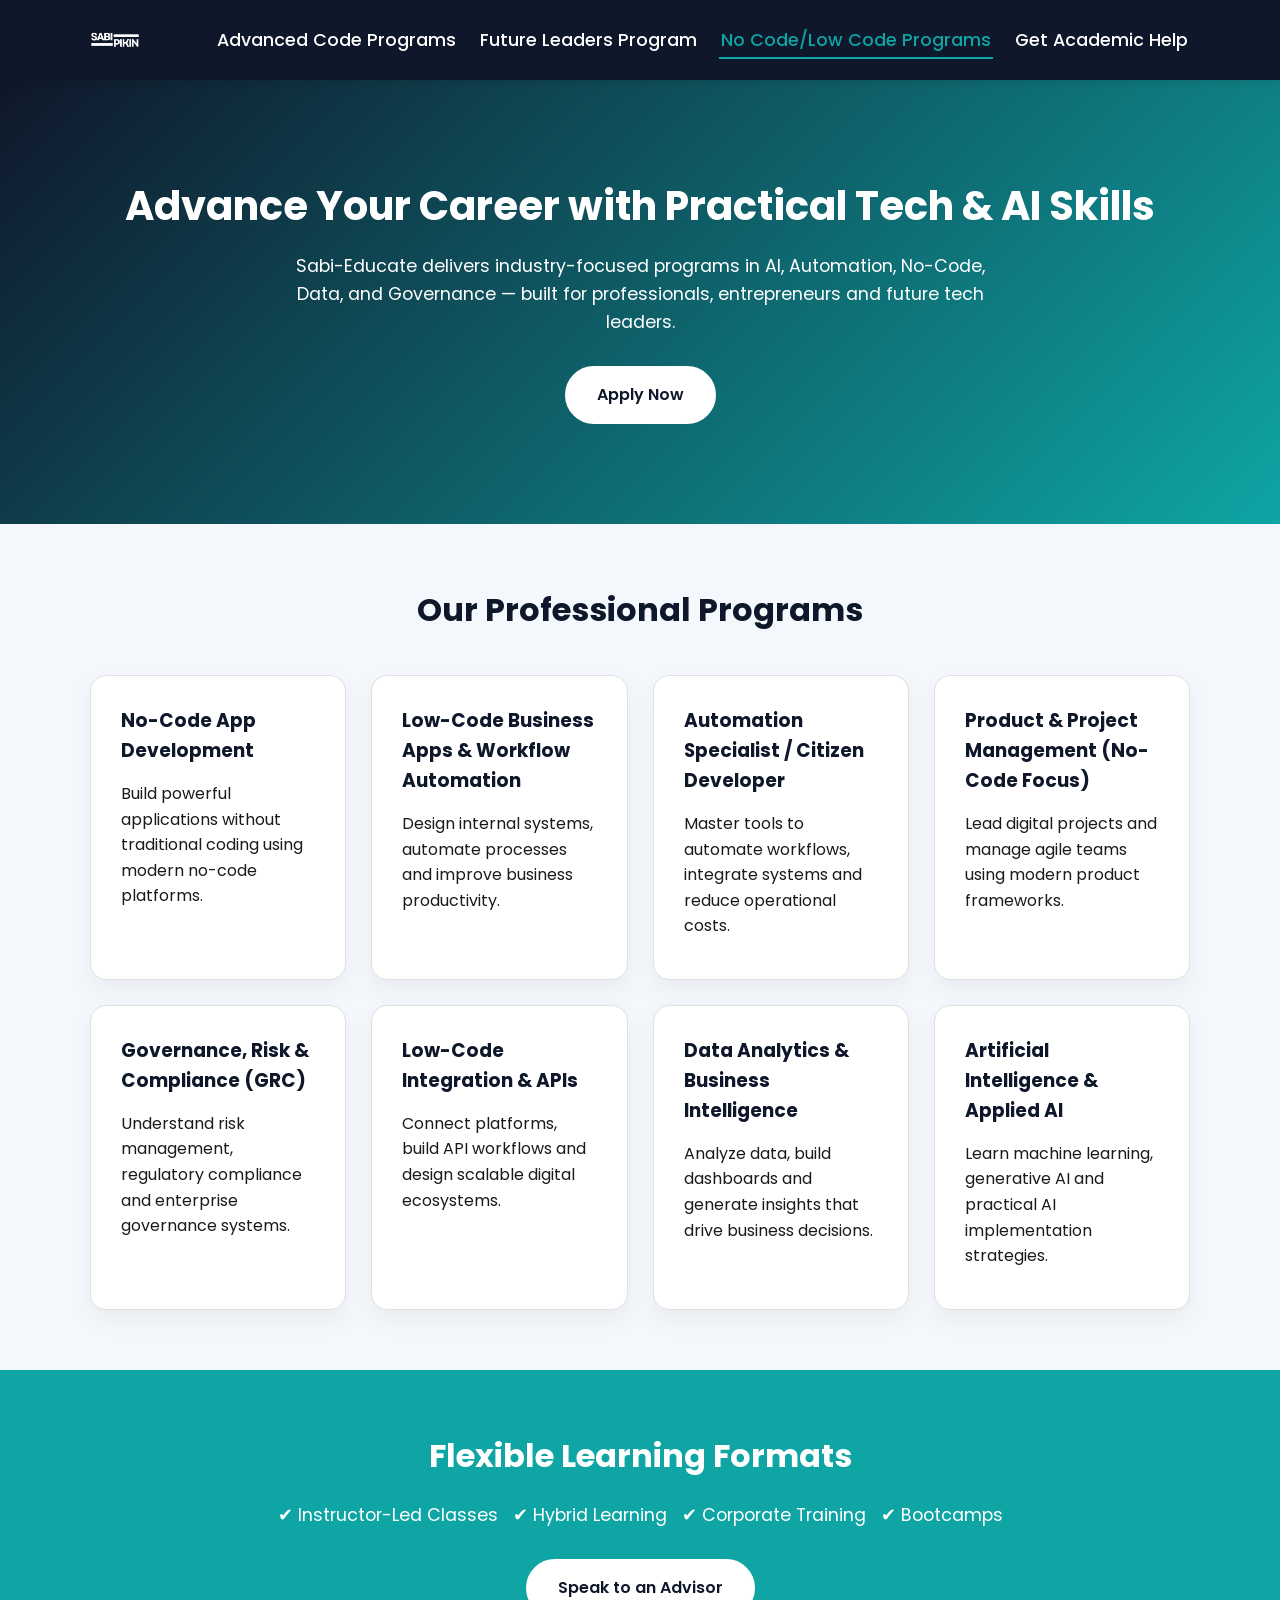
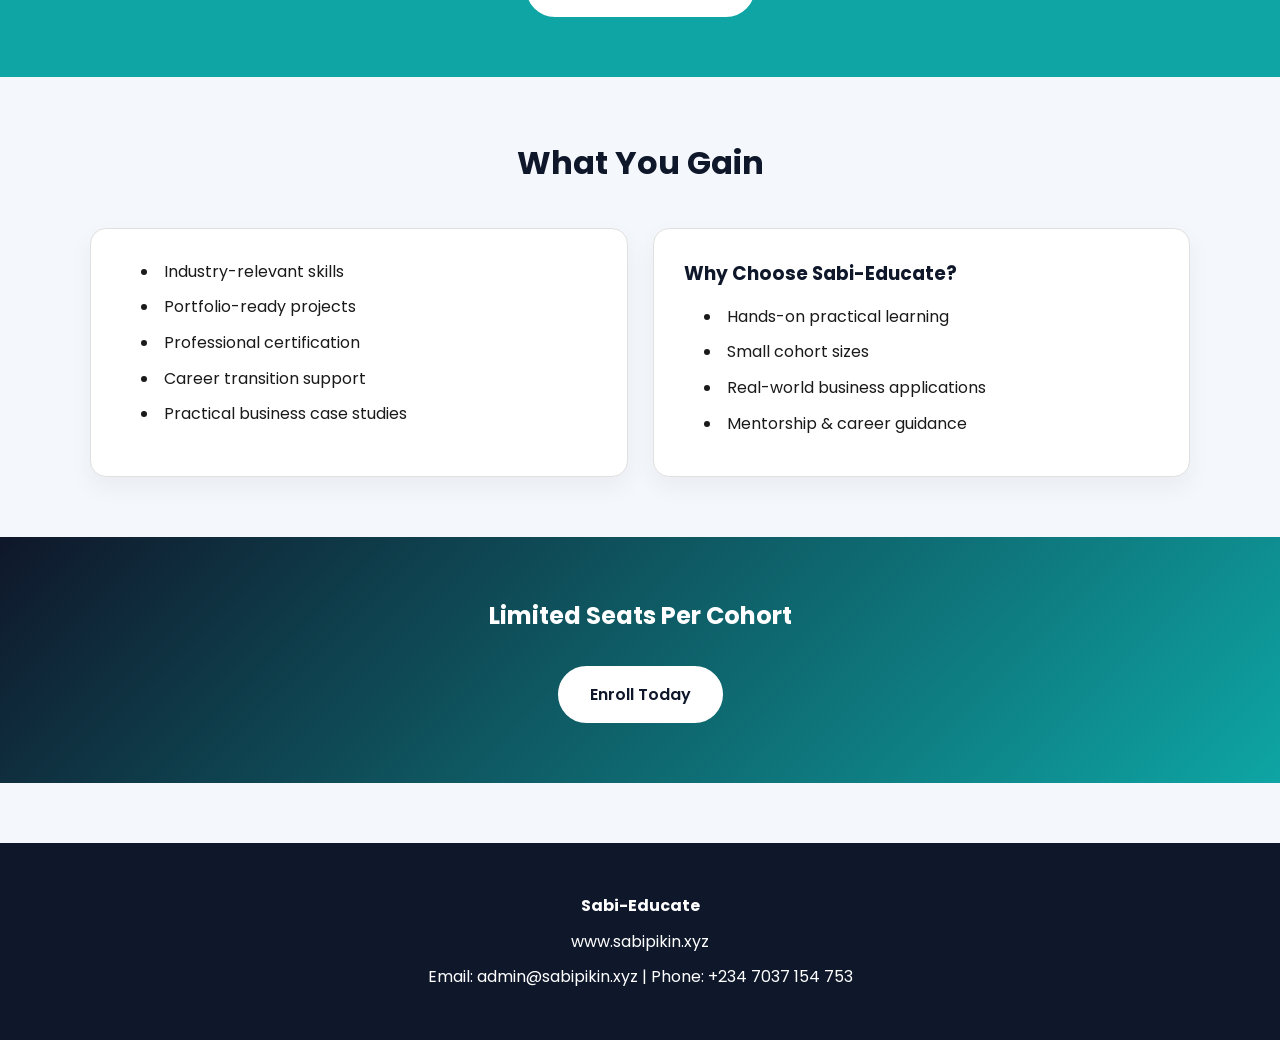
<file: low-no-code.html>
<!DOCTYPE html>
<html lang="en">
<head>
<meta charset="UTF-8">
<meta name="viewport" content="width=device-width, initial-scale=1.0">
<title>No-Code/Low-Code Programs - sabipikin</title>
<link rel="icon" type="image/png" href="logo.png">
<link rel="stylesheet" href="styles.css">
</head>

<body>

<!-- Navigation -->
<nav>
    <div class="nav-container">
        <a href="index.html" class="logo"><img src="logo.png" alt="Sabi Educate Logo" style="height: 50px;"></a>
        <ul class="nav-links">
            <li><a href="advanced-code.html">Advanced Code Programs</a></li>
            <li><a href="flp.html">Future Leaders Program</a></li>
            <li><a href="low-no-code.html" class="active">No Code/Low Code Programs</a></li>
            <li><a href="https://help.sabipikin.xyz">Get Academic Help</a></li>
        </ul>
    </div>
</nav>

<section class="hero">
    <h1>Advance Your Career with Practical Tech & AI Skills</h1>
    <p>Sabi-Educate delivers industry-focused programs in AI, Automation, No-Code, Data, and Governance — built for professionals, entrepreneurs and future tech leaders.</p>
    <a href="https://form.jotform.com/260541505232042" class="btn">Apply Now</a>
</section>

<section class="container">
    <h2 class="section-title">Our Professional Programs</h2>
    <div class="cards">

        <a href="no-code-app.html" class="card">
            <h3>No-Code App Development</h3>
            <p>Build powerful applications without traditional coding using modern no-code platforms.</p>
        </a>

        <a href="#lowcode" class="card">
            <h3>Low-Code Business Apps & Workflow Automation</h3>
            <p>Design internal systems, automate processes and improve business productivity.</p>
        </a>

        <a href="automationspecilist.html" class="card">
            <h3>Automation Specialist / Citizen Developer</h3>
            <p>Master tools to automate workflows, integrate systems and reduce operational costs.</p>
        </a>

        <a href="#product" class="card">
            <h3>Product & Project Management (No-Code Focus)</h3>
            <p>Lead digital projects and manage agile teams using modern product frameworks.</p>
        </a>

        <a href="grc.html" class="card">
            <h3>Governance, Risk & Compliance (GRC)</h3>
            <p>Understand risk management, regulatory compliance and enterprise governance systems.</p>
        </a>

        <a href="#integration" class="card">
            <h3>Low-Code Integration & APIs</h3>
            <p>Connect platforms, build API workflows and design scalable digital ecosystems.</p>
        </a>

        <a href="data-analytics.html" class="card">
            <h3>Data Analytics & Business Intelligence</h3>
            <p>Analyze data, build dashboards and generate insights that drive business decisions.</p>
        </a>

        <a href="#ai" class="card">
            <h3>Artificial Intelligence & Applied AI</h3>
            <p>Learn machine learning, generative AI and practical AI implementation strategies.</p>
        </a>

    </div>
</section>

<section class="highlight">
    <h2>Flexible Learning Formats</h2>
    <p>✔ Instructor-Led Classes &nbsp; ✔ Hybrid Learning &nbsp; ✔ Corporate Training &nbsp; ✔ Bootcamps</p>
    <a href="https://wa.me/2347037154753?text=I%20would%20love%20to%20learn%20more%20about%20your%20programmes%20at%20sabi%20educate" class="btn">Speak to an Advisor</a>
</section>

<section class="container">
    <h2 class="section-title">What You Gain</h2>
    <div class="cards">

        <a href="#benefits" class="card">
            <ul>
                <li>Industry-relevant skills</li>
                <li>Portfolio-ready projects</li>
                <li>Professional certification</li>
                <li>Career transition support</li>
                <li>Practical business case studies</li>
            </ul>
        </a>

        <a href="#difference" class="card">
            <h3>Why Choose Sabi-Educate?</h3>
            <ul>
                <li>Hands-on practical learning</li>
                <li>Small cohort sizes</li>
                <li>Real-world business applications</li>
                <li>Mentorship & career guidance</li>
            </ul>
        </a>

    </div>
</section>

<section class="hero" style="padding:60px 20px;">
    <h2>Limited Seats Per Cohort</h2>
    <a href="https://form.jotform.com/260541505232042" class="btn">Enroll Today</a>
</section>

<footer class="footer">
    <p><strong>Sabi-Educate</strong></p>
    <p>www.sabipikin.xyz</p>
    <p>Email: admin@sabipikin.xyz | Phone: +234 7037 154 753</p>
</footer>

</body>
</html>
</file>
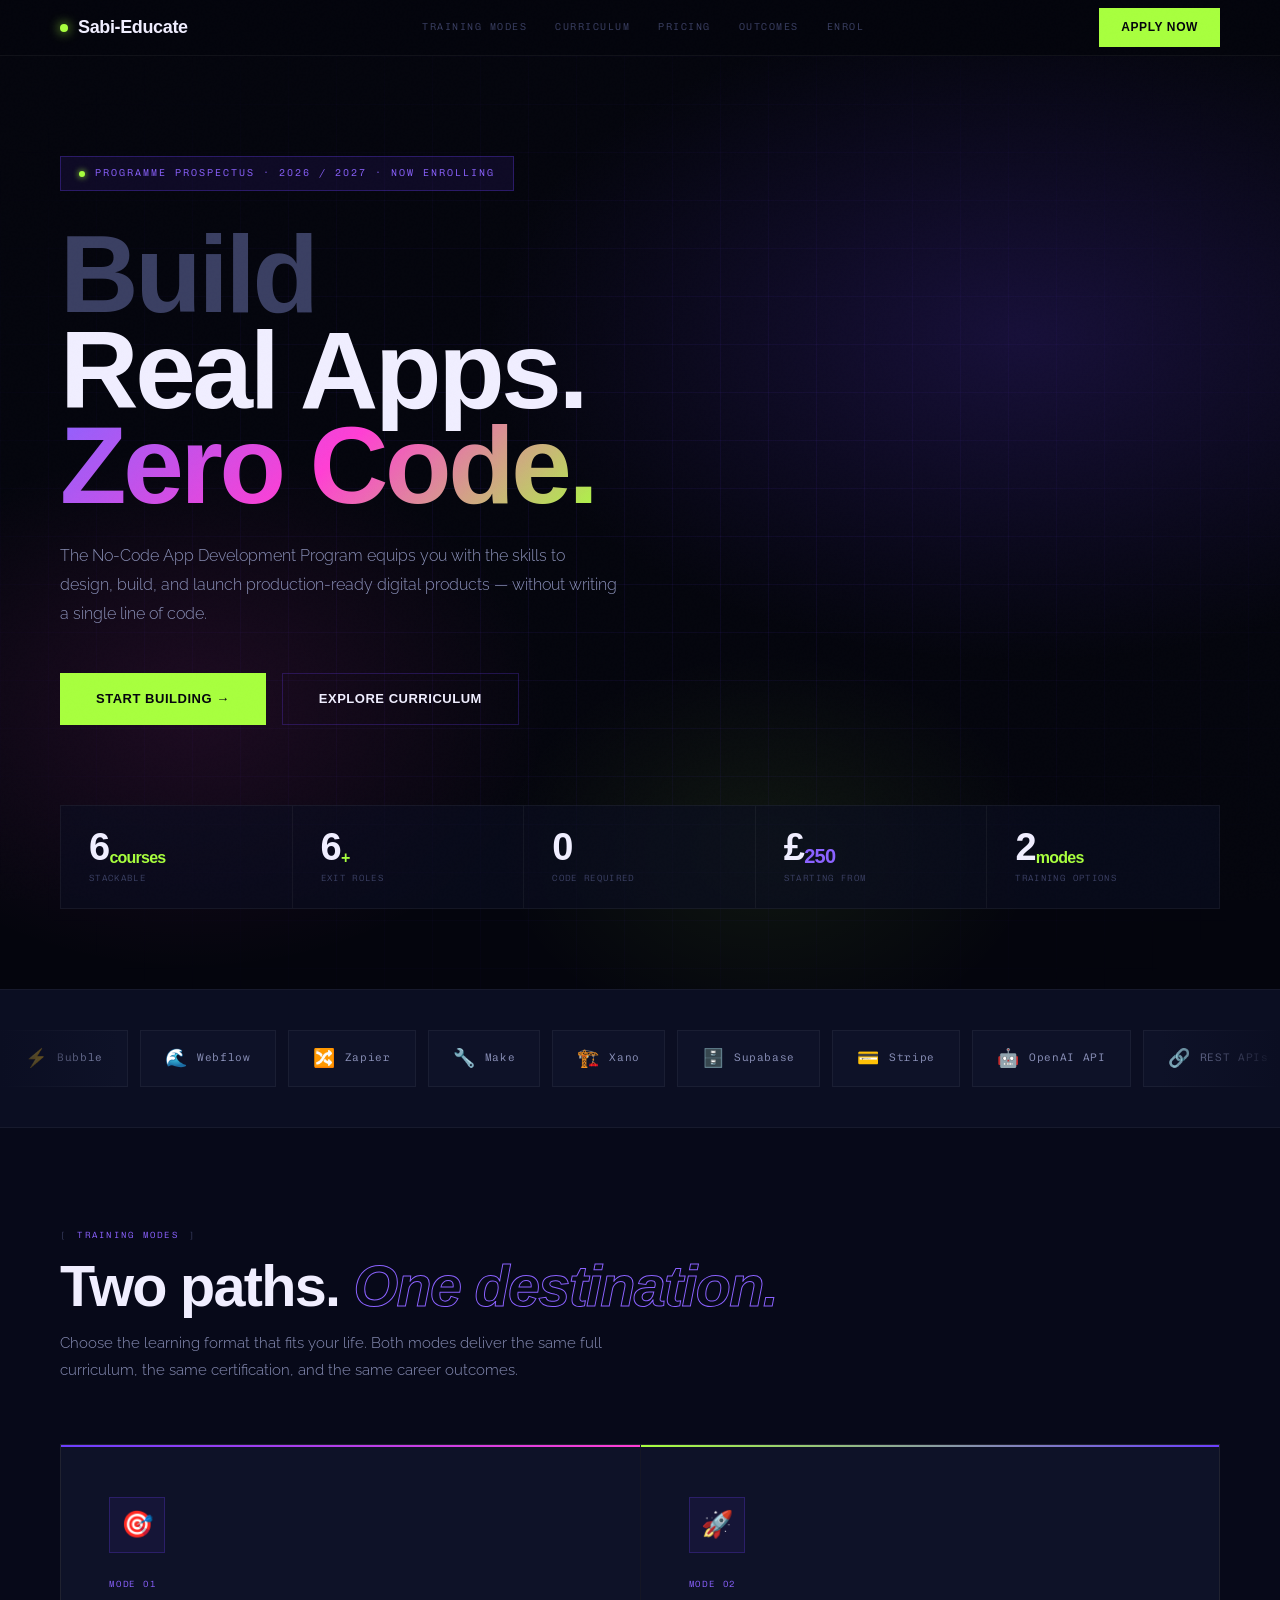
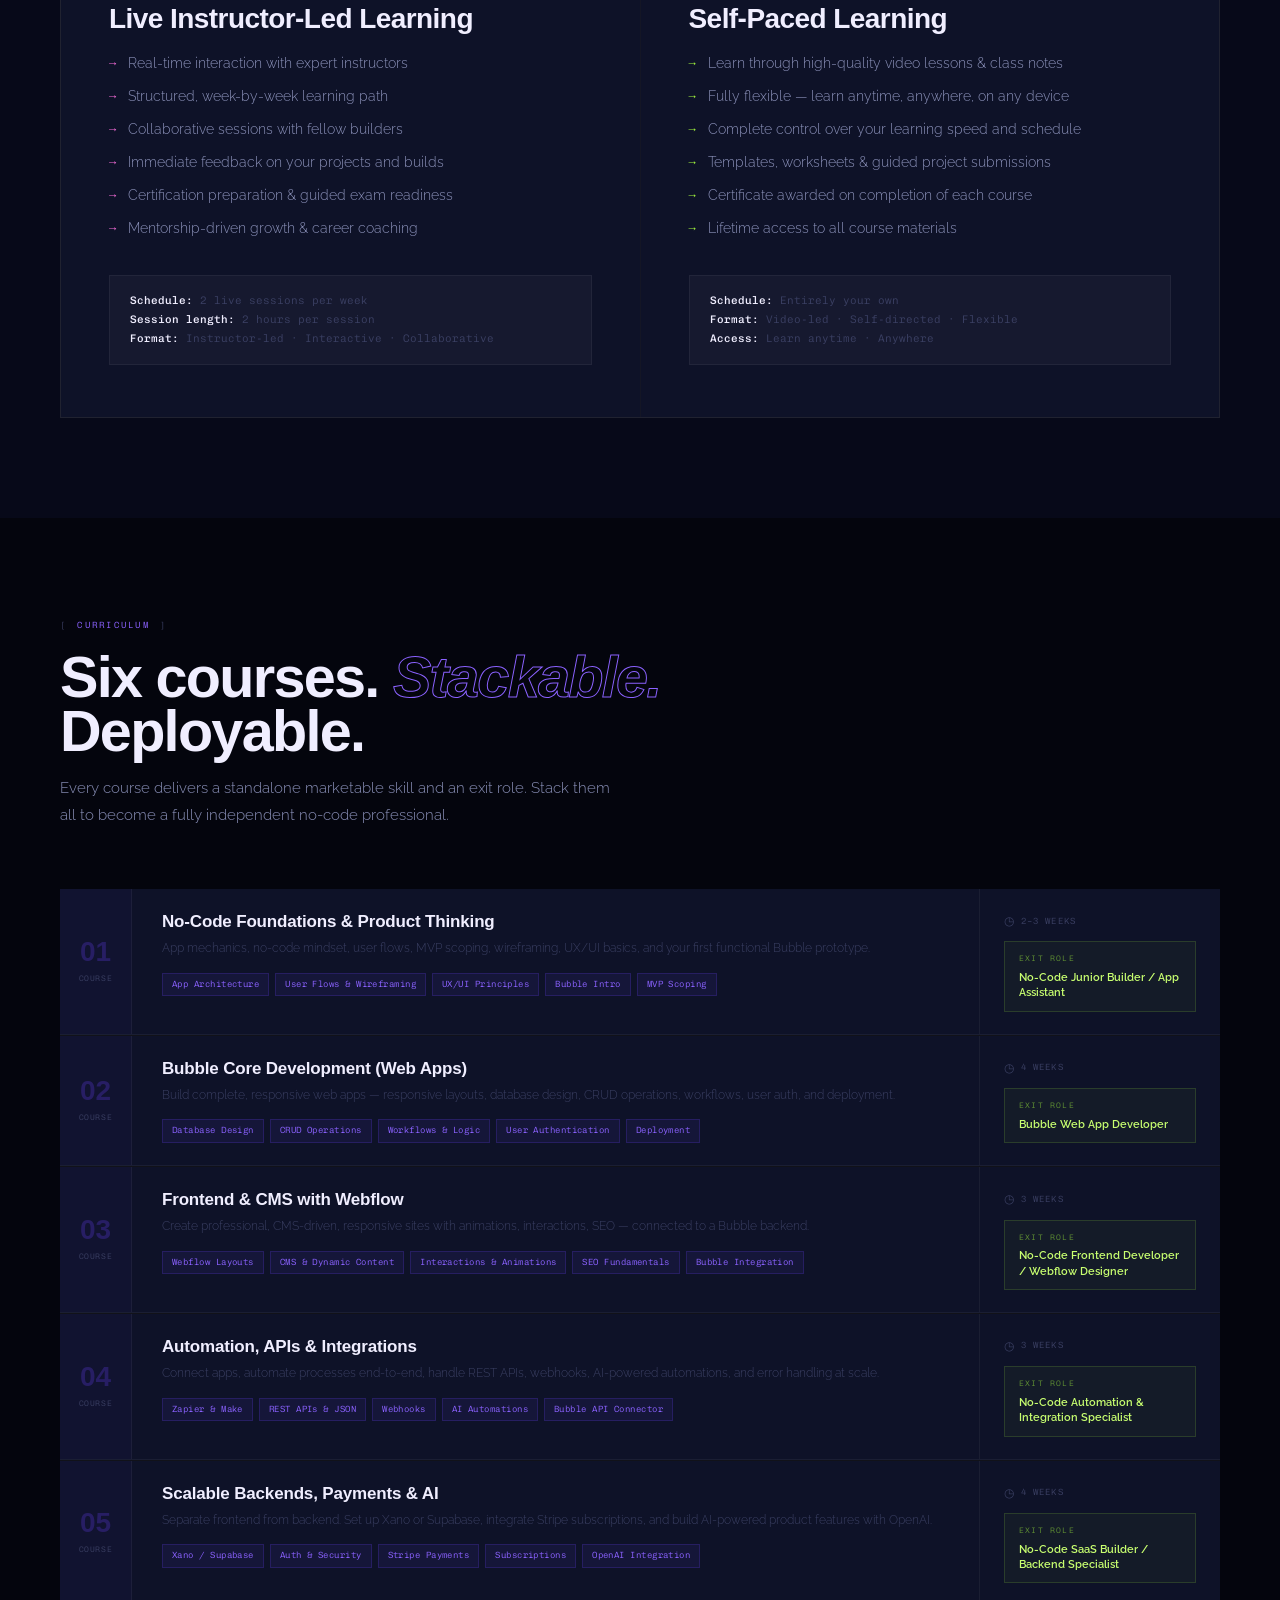
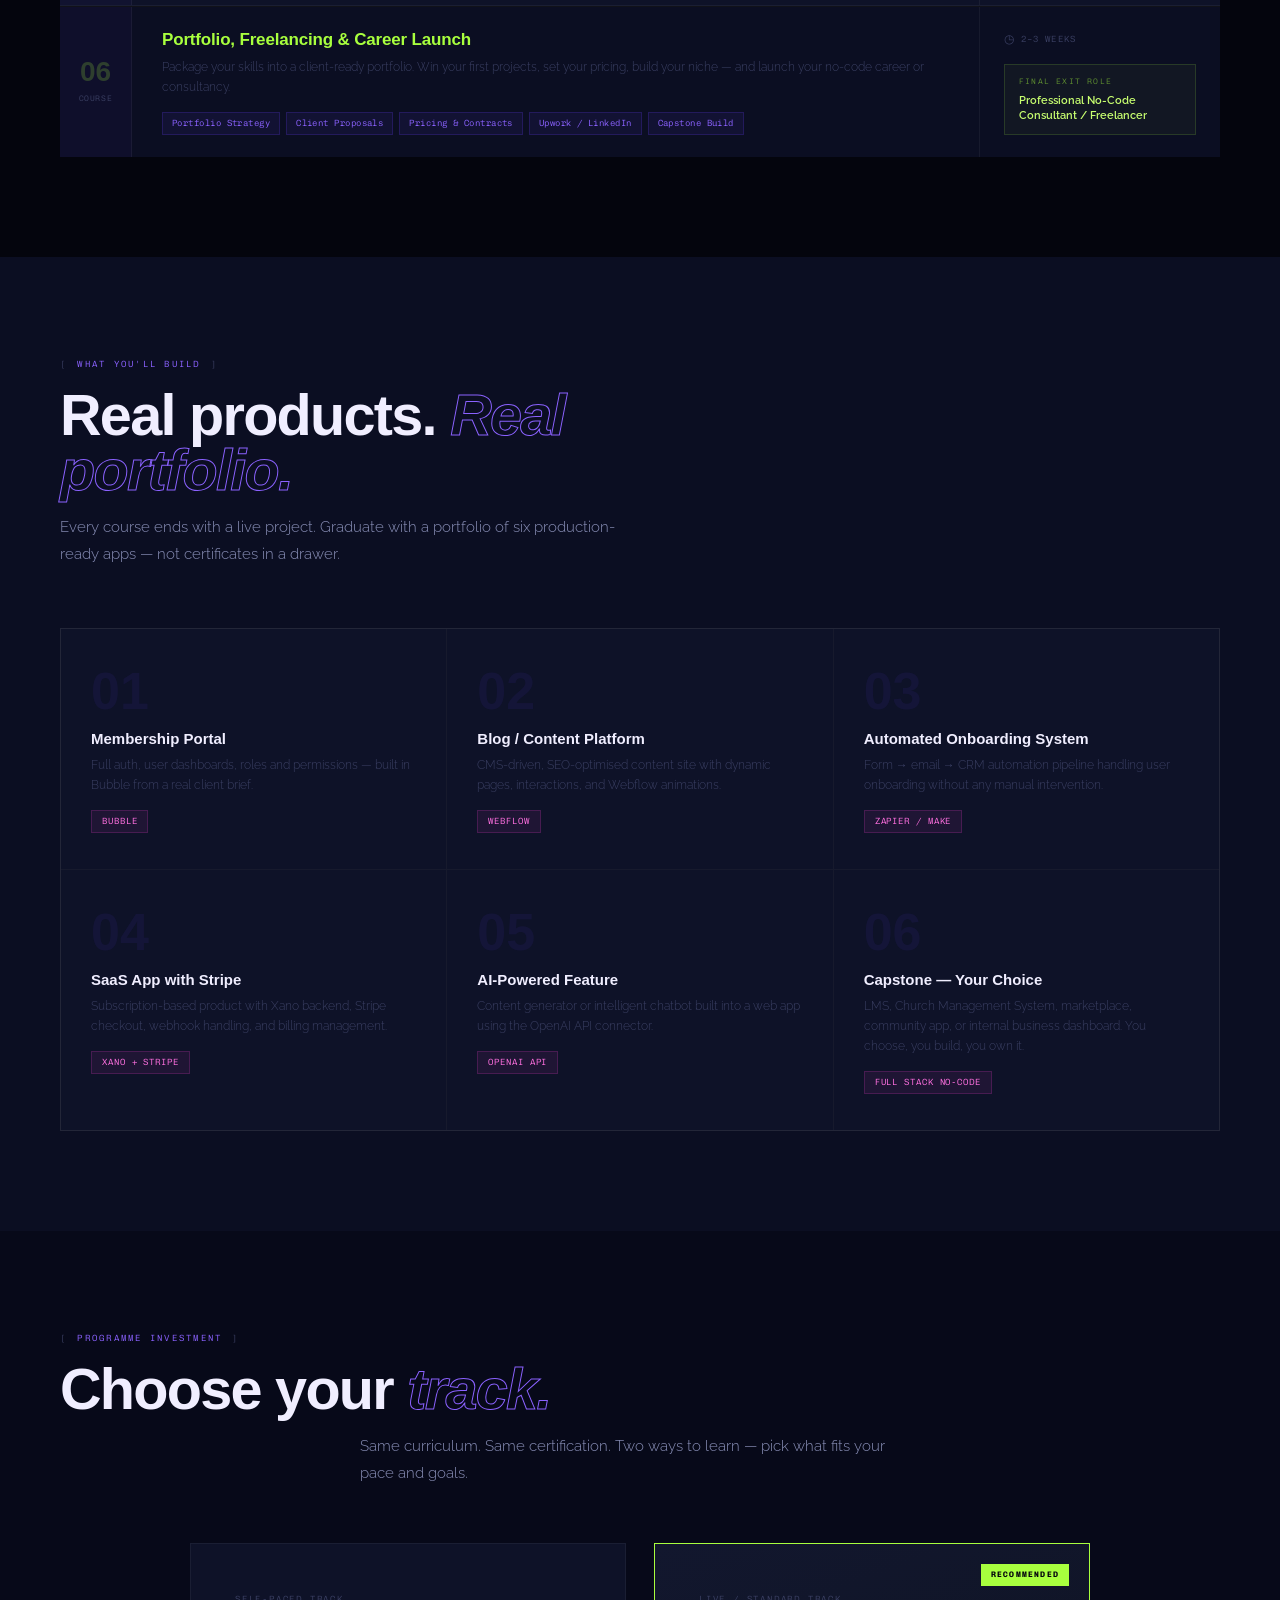
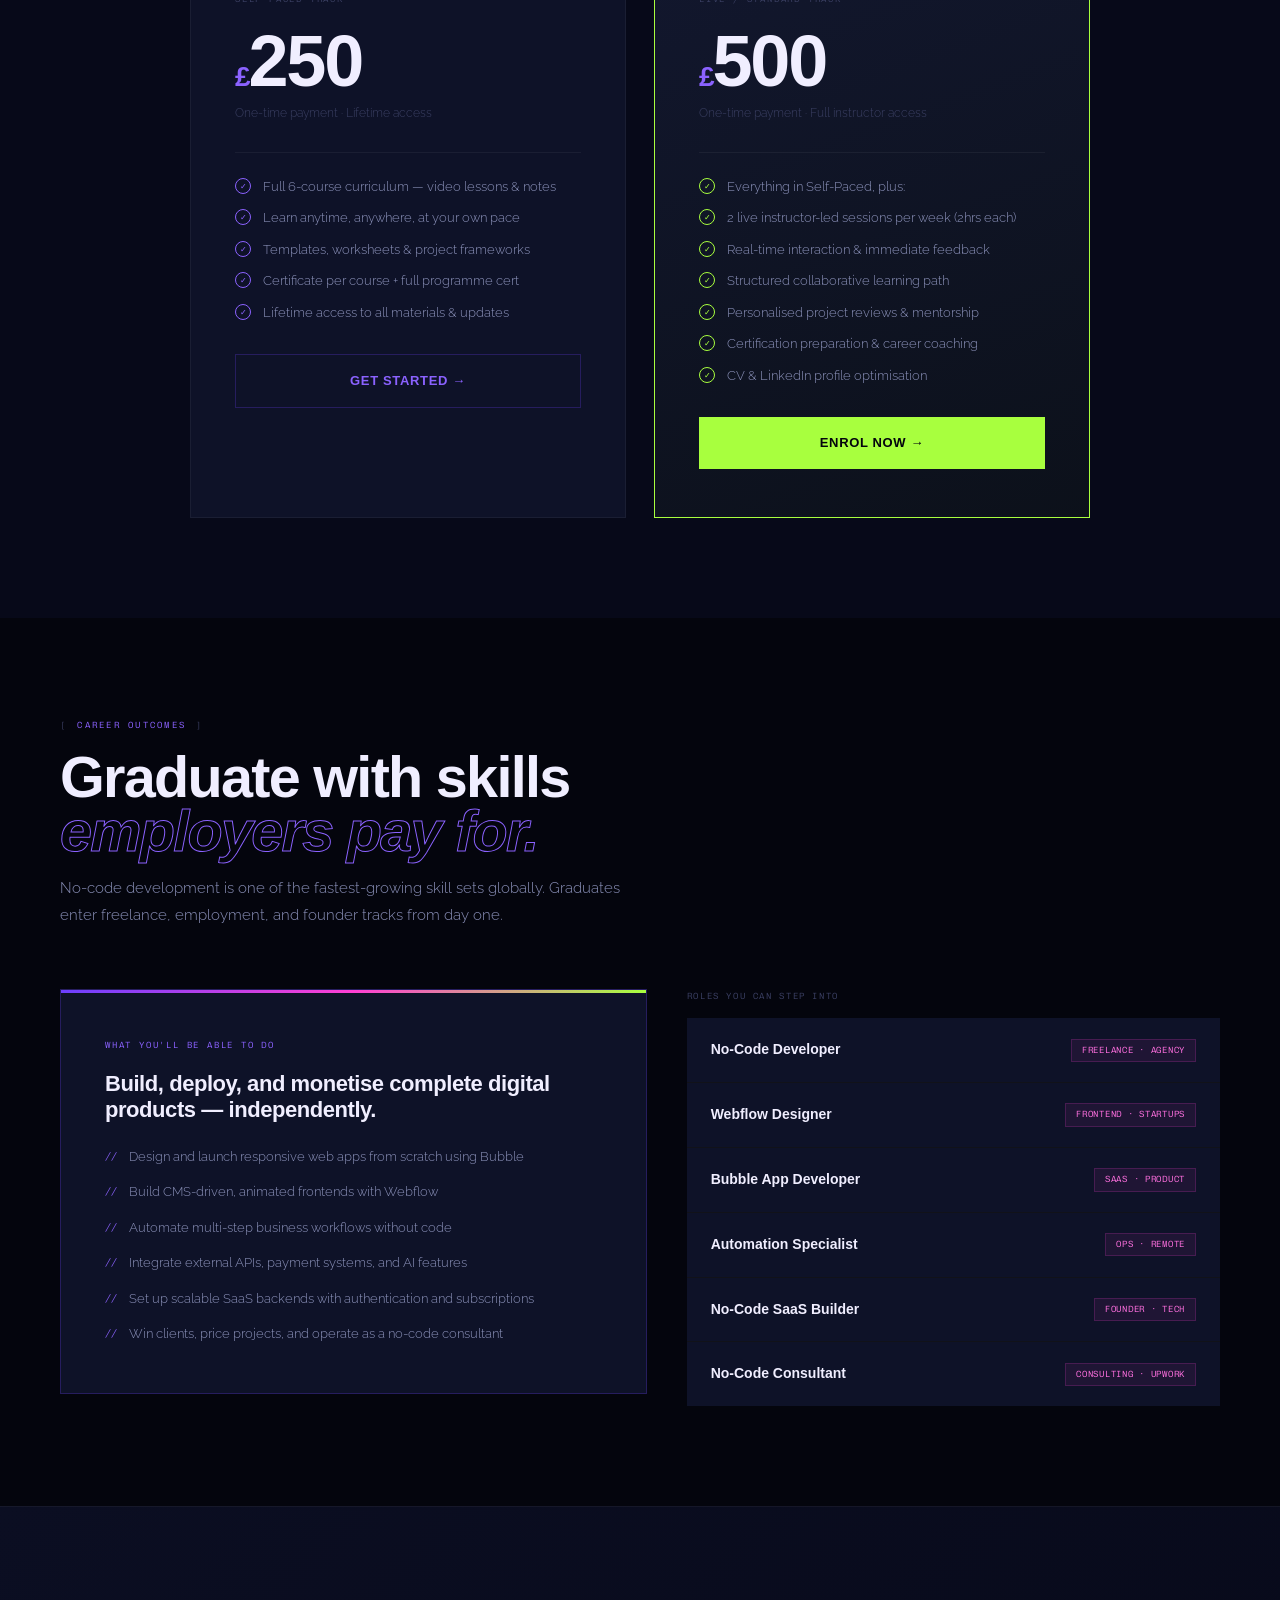
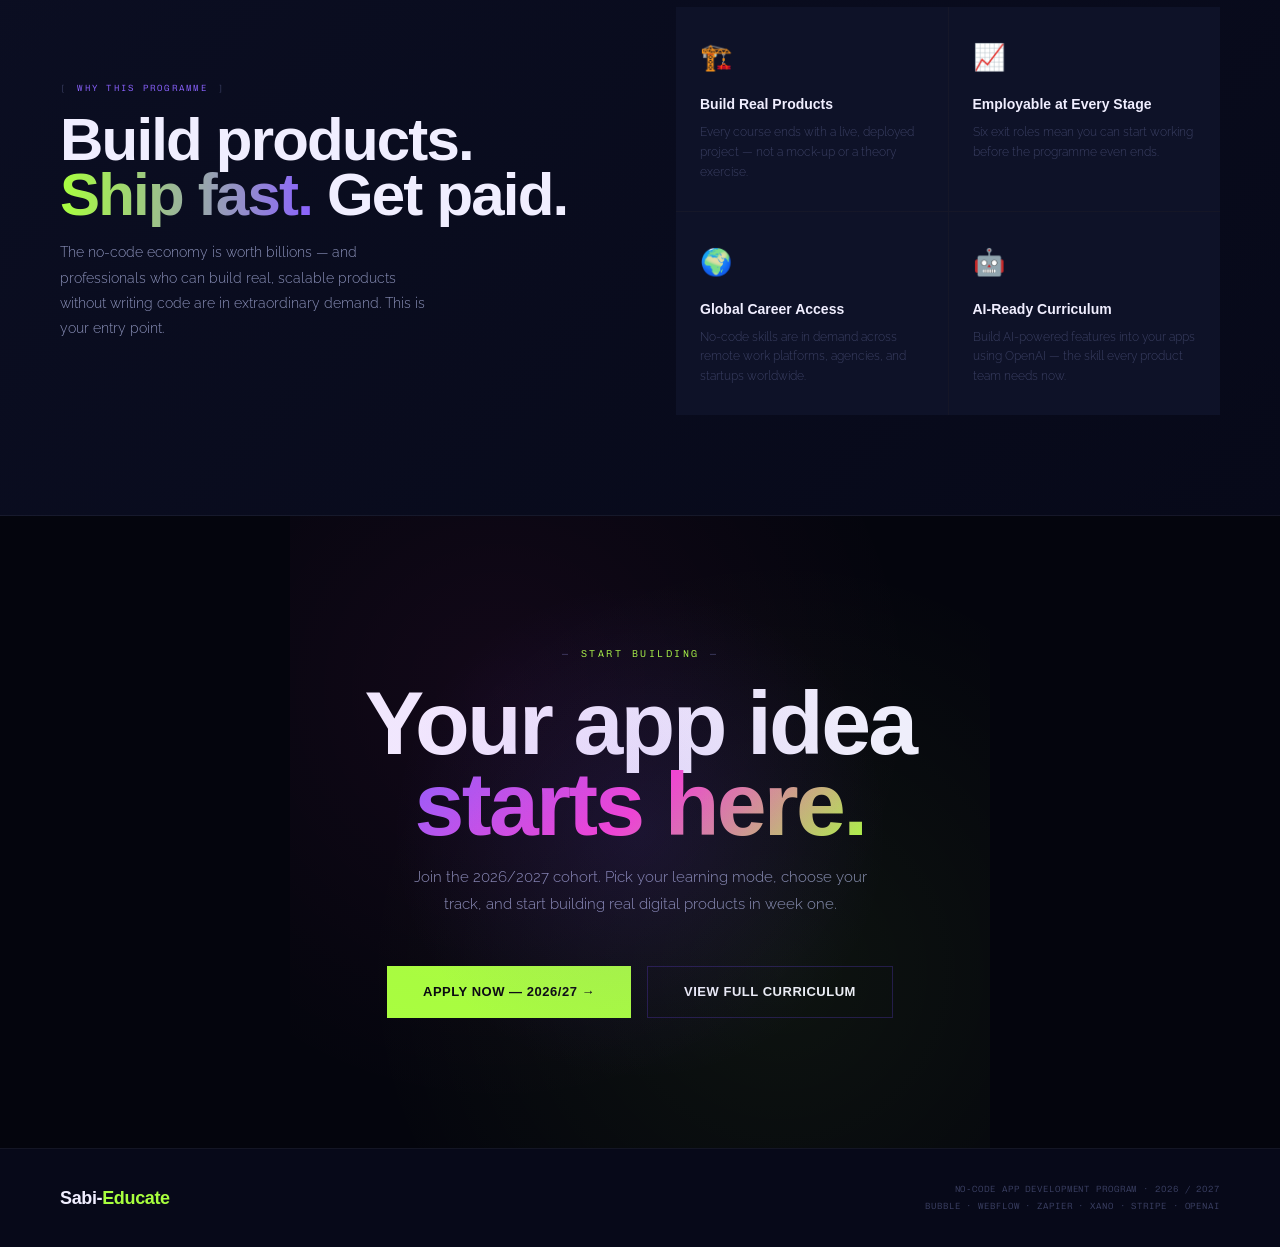
<file: no-code-app.html>
<!DOCTYPE html>
<html lang="en">
<head>
<meta charset="UTF-8">
<meta name="viewport" content="width=device-width, initial-scale=1.0">
<title>No-Code App Development Program | Sabi-Educate</title>
<link href="https://fonts.googleapis.com/css2?family=Cabinet+Grotesk:wght@400;500;700;800;900&family=Chivo+Mono:ital,wght@0,300;0,400;0,500;1,300&family=Raleway:ital,wght@0,300;0,400;0,600;1,700&display=swap" rel="stylesheet">
<style>
/* ══════════════════════════════════
   TOKENS
══════════════════════════════════ */
:root{
  --void:     #04050D;
  --deep:     #070919;
  --surface:  #0B0E22;
  --card:     #0E1228;
  --card2:    #12172E;
  --violet:   #6C3FFF;
  --violet-lt:#8B62FF;
  --pink:     #FF3FD4;
  --pink-lt:  #FF70E0;
  --lime:     #A8FF3E;
  --lime-lt:  #C8FF70;
  --white:    #F0EEFF;
  --text:     #8A90B8;
  --muted:    #3A3F62;
  --border:   rgba(255,255,255,0.05);
  --border2:  rgba(108,63,255,0.25);
}

*,*::before,*::after{box-sizing:border-box;margin:0;padding:0;}
html{scroll-behavior:smooth;}
body{
  background:var(--void);
  color:var(--text);
  font-family:'Raleway',sans-serif;
  font-weight:300;
  line-height:1.7;
  overflow-x:hidden;
}

/* grain overlay */
body::after{
  content:'';position:fixed;inset:0;pointer-events:none;z-index:9998;
  background-image:url("data:image/svg+xml,%3Csvg viewBox='0 0 512 512' xmlns='http://www.w3.org/2000/svg'%3E%3Cfilter id='g'%3E%3CfeTurbulence type='fractalNoise' baseFrequency='0.75' numOctaves='4' stitchTiles='stitch'/%3E%3C/filter%3E%3Crect width='100%25' height='100%25' filter='url(%23g)' opacity='0.025'/%3E%3C/svg%3E");
  opacity:0.6;
}

/* ══════════════════════
   NAV
══════════════════════ */
.nav{
  position:sticky;top:0;z-index:500;
  height:56px;display:flex;align-items:center;
  justify-content:space-between;padding:0 60px;
  background:rgba(4,5,13,0.85);
  backdrop-filter:blur(20px);
  border-bottom:1px solid var(--border);
}
.nav-logo{
  font-family:'Cabinet Grotesk',sans-serif;
  font-weight:900;font-size:18px;color:var(--white);
  letter-spacing:-0.02em;display:flex;align-items:center;gap:10px;
}
.logo-dot{
  width:8px;height:8px;border-radius:50%;
  background:var(--lime);
  box-shadow:0 0 12px var(--lime);
  animation:glow 2s ease-in-out infinite;
}
@keyframes glow{0%,100%{box-shadow:0 0 8px var(--lime);}50%{box-shadow:0 0 20px var(--lime),0 0 40px rgba(168,255,62,0.3);}}
.nav-links{display:flex;gap:28px;}
.nav-links a{
  font-family:'Chivo Mono',monospace;
  font-size:10px;letter-spacing:0.15em;text-transform:uppercase;
  color:var(--muted);text-decoration:none;transition:color 0.2s;
}
.nav-links a:hover{color:var(--lime);}
.nav-enrol{
  font-family:'Cabinet Grotesk',sans-serif;
  font-weight:700;font-size:12px;letter-spacing:0.05em;
  text-transform:uppercase;text-decoration:none;
  color:var(--void);background:var(--lime);
  padding:9px 22px;
  transition:box-shadow 0.25s,transform 0.2s;
}
.nav-enrol:hover{box-shadow:0 0 24px rgba(168,255,62,0.5);transform:translateY(-1px);}

/* ══════════════════════
   HERO
══════════════════════ */
.hero{
  position:relative;min-height:100vh;
  padding:100px 60px 80px;
  display:flex;flex-direction:column;
  justify-content:center;overflow:hidden;
}

/* background mesh */
.hero-mesh{
  position:absolute;inset:0;pointer-events:none;
  background:
    radial-gradient(ellipse 60% 50% at 80% 30%, rgba(108,63,255,0.18) 0%, transparent 70%),
    radial-gradient(ellipse 40% 40% at 15% 70%, rgba(255,63,212,0.1) 0%, transparent 70%),
    radial-gradient(ellipse 30% 30% at 60% 85%, rgba(168,255,62,0.07) 0%, transparent 70%);
}
/* animated grid */
.hero-grid{
  position:absolute;inset:0;pointer-events:none;
  background-image:
    linear-gradient(rgba(108,63,255,0.07) 1px, transparent 1px),
    linear-gradient(90deg, rgba(108,63,255,0.07) 1px, transparent 1px);
  background-size:48px 48px;
  mask-image:radial-gradient(ellipse 80% 80% at 50% 50%, black 20%, transparent 80%);
}

/* floating code badge */
.hero-badge{
  display:inline-flex;align-items:center;gap:10px;
  background:rgba(108,63,255,0.1);
  border:1px solid rgba(108,63,255,0.3);
  padding:8px 18px;width:fit-content;
  margin-bottom:36px;
  animation:fadeUp 0.6s ease both;
}
.badge-dot{width:6px;height:6px;background:var(--lime);border-radius:50%;box-shadow:0 0 6px var(--lime);}
.badge-text{
  font-family:'Chivo Mono',monospace;
  font-size:10px;letter-spacing:0.2em;text-transform:uppercase;
  color:var(--violet-lt);
}

.hero-title{
  font-family:'Cabinet Grotesk',sans-serif;
  font-weight:900;
  font-size:clamp(48px,8.5vw,116px);
  line-height:0.88;
  letter-spacing:-0.03em;
  max-width:1000px;
  animation:fadeUp 0.6s 0.1s ease both;
}
.ht-dim{color:var(--muted);}
.ht-white{color:var(--white);}
.ht-grad{
  background:linear-gradient(135deg, var(--violet-lt) 0%, var(--pink) 50%, var(--lime) 100%);
  -webkit-background-clip:text;-webkit-text-fill-color:transparent;background-clip:text;
}

.hero-sub{
  max-width:560px;font-size:16px;color:var(--text);line-height:1.8;
  margin-top:28px;
  animation:fadeUp 0.6s 0.2s ease both;
}

.hero-actions{
  display:flex;gap:16px;margin-top:44px;flex-wrap:wrap;
  animation:fadeUp 0.6s 0.3s ease both;
}
.btn-lime{
  font-family:'Cabinet Grotesk',sans-serif;
  font-weight:800;font-size:13px;letter-spacing:0.04em;text-transform:uppercase;
  background:var(--lime);color:var(--void);
  padding:15px 36px;text-decoration:none;display:inline-block;
  transition:box-shadow 0.25s,transform 0.2s;
}
.btn-lime:hover{box-shadow:0 0 36px rgba(168,255,62,0.45);transform:translateY(-2px);}
.btn-outline{
  font-family:'Cabinet Grotesk',sans-serif;
  font-weight:700;font-size:13px;letter-spacing:0.04em;text-transform:uppercase;
  background:transparent;color:var(--white);
  padding:14px 36px;border:1px solid var(--border2);
  text-decoration:none;display:inline-block;
  transition:border-color 0.2s,color 0.2s;
}
.btn-outline:hover{border-color:var(--violet-lt);color:var(--violet-lt);}

/* stat strip */
.hero-statbar{
  margin-top:80px;
  display:grid;grid-template-columns:repeat(5,1fr);
  border:1px solid var(--border);
  background:rgba(11,14,34,0.6);
  animation:fadeUp 0.6s 0.4s ease both;
}
.hs{padding:22px 28px;border-right:1px solid var(--border);}
.hs:last-child{border-right:none;}
.hs-n{
  font-family:'Cabinet Grotesk',sans-serif;
  font-weight:900;font-size:38px;color:var(--white);
  line-height:1;letter-spacing:-0.02em;
}
.hs-n sub{font-size:16px;color:var(--lime);vertical-align:bottom;font-weight:700;}
.hs-l{
  font-family:'Chivo Mono',monospace;
  font-size:9px;letter-spacing:0.15em;text-transform:uppercase;
  color:var(--muted);margin-top:5px;
}

/* ══════════════════════
   SHARED
══════════════════════ */
.sec{padding:100px 60px;position:relative;}
.sec-dark{background:var(--deep);}
.sec-surface{background:var(--surface);}

.eyebrow{
  font-family:'Chivo Mono',monospace;
  font-size:9px;letter-spacing:0.25em;text-transform:uppercase;
  color:var(--violet-lt);display:flex;align-items:center;gap:10px;
  margin-bottom:16px;
}
.eyebrow::before{content:'[ ';color:var(--muted);}
.eyebrow::after{content:' ]';color:var(--muted);}

.sec-h{
  font-family:'Cabinet Grotesk',sans-serif;
  font-weight:900;
  font-size:clamp(30px,4.5vw,60px);
  color:var(--white);line-height:0.95;
  letter-spacing:-0.03em;max-width:720px;margin-bottom:16px;
}
.sec-h em{
  font-style:italic;font-weight:700;
  color:transparent;
  -webkit-text-stroke:1px var(--violet-lt);
}
.sec-p{font-size:15px;color:var(--text);max-width:560px;margin-bottom:60px;line-height:1.8;}

/* ══════════════════════
   DELIVERY MODES
══════════════════════ */
.modes-grid{
  display:grid;grid-template-columns:1fr 1fr;gap:1px;
  background:var(--border);border:1px solid var(--border);
}
.mode-card{
  background:var(--card);padding:52px 48px;
  position:relative;overflow:hidden;
  transition:background 0.3s;
}
.mode-card:hover{background:var(--card2);}

/* glowing top edge */
.mode-card.live::before{
  content:'';position:absolute;top:0;left:0;right:0;height:2px;
  background:linear-gradient(90deg, var(--violet), var(--pink));
}
.mode-card.self::before{
  content:'';position:absolute;top:0;left:0;right:0;height:2px;
  background:linear-gradient(90deg, var(--lime), var(--violet));
}

.mode-icon{
  width:56px;height:56px;
  display:flex;align-items:center;justify-content:center;
  font-size:26px;margin-bottom:24px;
  border:1px solid var(--border2);
  background:rgba(108,63,255,0.07);
}
.mode-label{
  font-family:'Chivo Mono',monospace;
  font-size:9px;letter-spacing:0.2em;text-transform:uppercase;
  color:var(--violet-lt);margin-bottom:12px;
}
.mode-title{
  font-family:'Cabinet Grotesk',sans-serif;
  font-weight:900;font-size:28px;color:var(--white);
  letter-spacing:-0.02em;margin-bottom:20px;line-height:1.05;
}
.mode-features{list-style:none;display:flex;flex-direction:column;gap:12px;margin-bottom:36px;}
.mode-features li{
  display:flex;gap:12px;align-items:flex-start;
  font-size:14px;color:var(--text);line-height:1.5;
}
.mode-features li::before{
  content:'→';font-family:'Chivo Mono',monospace;
  font-size:12px;flex-shrink:0;margin-top:1px;
}
.mode-card.live .mode-features li::before{color:var(--pink-lt);}
.mode-card.self .mode-features li::before{color:var(--lime);}

.mode-detail{
  background:rgba(255,255,255,0.03);
  border:1px solid var(--border);
  padding:16px 20px;
  font-family:'Chivo Mono',monospace;
  font-size:11px;color:var(--muted);line-height:1.7;
}
.mode-detail strong{color:var(--white);font-weight:500;}

/* ══════════════════════
   COURSES
══════════════════════ */
.course-stack{display:flex;flex-direction:column;gap:1px;background:var(--border);}

.c-card{
  background:var(--card);
  display:grid;grid-template-columns:72px 1fr 240px;
  min-height:120px;border-bottom:1px solid var(--border);
  transition:background 0.25s;
  position:relative;overflow:hidden;
}
.c-card:last-child{border-bottom:none;}
.c-card:hover{background:var(--card2);}

/* accent left bar on hover */
.c-card::before{
  content:'';position:absolute;left:0;top:0;bottom:0;width:3px;
  background:linear-gradient(to bottom, var(--violet), var(--pink));
  transform:scaleY(0);transform-origin:top;transition:transform 0.3s;
}
.c-card:hover::before{transform:scaleY(1);}

.c-num{
  display:flex;flex-direction:column;align-items:center;
  justify-content:center;
  border-right:1px solid var(--border);
  gap:6px;padding:16px 0;
  background:rgba(108,63,255,0.04);
}
.c-num-n{
  font-family:'Cabinet Grotesk',sans-serif;
  font-weight:900;font-size:28px;color:rgba(108,63,255,0.25);
  line-height:1;transition:color 0.3s;
}
.c-card:hover .c-num-n{color:rgba(139,98,255,0.5);}
.c-num-l{
  font-family:'Chivo Mono',monospace;
  font-size:8px;letter-spacing:0.08em;text-transform:uppercase;color:var(--muted);
}

.c-body{padding:22px 30px;border-right:1px solid var(--border);}
.c-title{
  font-family:'Cabinet Grotesk',sans-serif;
  font-weight:800;font-size:17px;color:var(--white);
  letter-spacing:-0.01em;margin-bottom:6px;line-height:1.25;
}
.c-desc{font-size:12px;color:var(--muted);line-height:1.7;margin-bottom:14px;}
.c-chips{display:flex;flex-wrap:wrap;gap:6px;}
.c-chip{
  font-family:'Chivo Mono',monospace;
  font-size:9px;letter-spacing:0.05em;
  color:var(--violet-lt);
  background:rgba(108,63,255,0.08);
  border:1px solid rgba(108,63,255,0.2);
  padding:3px 9px;
}

.c-meta{padding:22px 24px;display:flex;flex-direction:column;justify-content:space-between;gap:10px;}
.c-dur{
  font-family:'Chivo Mono',monospace;
  font-size:9px;letter-spacing:0.12em;text-transform:uppercase;
  color:var(--muted);display:flex;align-items:center;gap:6px;
}
.c-dur::before{content:'◷';font-size:12px;}
.c-exit{
  border:1px solid rgba(168,255,62,0.15);
  background:rgba(168,255,62,0.04);
  padding:10px 14px;
}
.c-exit-l{
  font-family:'Chivo Mono',monospace;
  font-size:8px;letter-spacing:0.15em;text-transform:uppercase;
  color:rgba(168,255,62,0.5);margin-bottom:4px;
}
.c-exit-r{font-size:11px;font-weight:600;color:var(--lime-lt);line-height:1.4;}

/* final course highlight */
.c-card.final{background:var(--surface);}
.c-card.final:hover{background:var(--card2);}
.c-card.final .c-title{color:var(--lime);}
.c-card.final .c-num-n{color:rgba(168,255,62,0.2);}
.c-card.final:hover .c-num-n{color:rgba(168,255,62,0.4);}
.c-card.final::before{background:linear-gradient(to bottom, var(--lime), var(--violet));}

/* ══════════════════════
   WHAT YOU BUILD — PROJECTS
══════════════════════ */
.projects-grid{
  display:grid;grid-template-columns:repeat(3,1fr);
  gap:1px;background:var(--border);
  border:1px solid var(--border);
}
.proj-card{
  background:var(--card);padding:36px 30px;
  position:relative;overflow:hidden;
  transition:background 0.3s,transform 0.3s;
}
.proj-card:hover{background:var(--card2);transform:translateY(-3px);z-index:1;box-shadow:0 12px 40px rgba(0,0,0,0.4);}
.proj-num{
  font-family:'Cabinet Grotesk',sans-serif;
  font-weight:900;font-size:52px;color:rgba(108,63,255,0.08);
  line-height:1;margin-bottom:12px;transition:color 0.3s;
}
.proj-card:hover .proj-num{color:rgba(108,63,255,0.18);}
.proj-title{
  font-family:'Cabinet Grotesk',sans-serif;
  font-weight:800;font-size:15px;color:var(--white);
  margin-bottom:8px;line-height:1.3;
}
.proj-desc{font-size:12px;color:var(--muted);line-height:1.65;}
.proj-tag{
  display:inline-block;margin-top:14px;
  font-family:'Chivo Mono',monospace;
  font-size:9px;letter-spacing:0.1em;text-transform:uppercase;
  color:var(--pink-lt);background:rgba(255,63,212,0.07);
  border:1px solid rgba(255,63,212,0.18);padding:3px 10px;
}

/* ══════════════════════
   PRICING
══════════════════════ */
.pricing-wrap{
  display:grid;grid-template-columns:1fr 1fr;gap:28px;
  max-width:900px;margin:0 auto;
}
.price-card{
  background:var(--card);
  border:1px solid var(--border);
  padding:48px 44px;position:relative;overflow:hidden;
  transition:transform 0.3s;
}
.price-card:hover{transform:translateY(-4px);}
.price-card.hot{
  border-color:var(--lime);
  background:linear-gradient(160deg, var(--card2) 0%, rgba(168,255,62,0.03) 100%);
}
.price-card.hot:hover{box-shadow:0 0 48px rgba(168,255,62,0.12);}
.hot-badge{
  position:absolute;top:20px;right:20px;
  font-family:'Chivo Mono',monospace;
  font-size:8px;letter-spacing:0.15em;text-transform:uppercase;
  background:var(--lime);color:var(--void);
  padding:4px 10px;font-weight:700;
}
.price-mode{
  font-family:'Chivo Mono',monospace;
  font-size:9px;letter-spacing:0.2em;text-transform:uppercase;
  color:var(--muted);margin-bottom:18px;
}
.price-amount{
  font-family:'Cabinet Grotesk',sans-serif;
  font-weight:900;font-size:72px;color:var(--white);
  line-height:1;letter-spacing:-0.03em;margin-bottom:6px;
}
.price-amount span{font-size:28px;color:var(--violet-lt);}
.price-sub{font-size:12px;color:var(--muted);margin-bottom:28px;}
.p-divider{height:1px;background:var(--border);margin:24px 0;}
.p-list{list-style:none;display:flex;flex-direction:column;gap:12px;}
.p-list li{
  display:flex;gap:12px;font-size:13px;color:var(--text);
  align-items:flex-start;line-height:1.5;
}
.p-list li .chk{
  width:16px;height:16px;flex-shrink:0;margin-top:1px;
  border-radius:50%;border:1px solid var(--violet-lt);
  display:flex;align-items:center;justify-content:center;
  font-size:8px;color:var(--violet-lt);
}
.price-card.hot .p-list li .chk{border-color:var(--lime);color:var(--lime);}
.p-btn{
  display:block;text-align:center;
  font-family:'Cabinet Grotesk',sans-serif;
  font-weight:800;font-size:13px;letter-spacing:0.05em;text-transform:uppercase;
  padding:15px;margin-top:32px;text-decoration:none;
  transition:all 0.25s;
}
.p-btn-outline{border:1px solid var(--border2);color:var(--violet-lt);}
.p-btn-outline:hover{border-color:var(--violet-lt);background:rgba(108,63,255,0.08);}
.p-btn-solid{background:var(--lime);color:var(--void);}
.p-btn-solid:hover{box-shadow:0 0 32px rgba(168,255,62,0.4);}

/* ══════════════════════
   TOOLS MARQUEE
══════════════════════ */
.tools-strip{
  padding:40px 0;
  background:var(--surface);
  border-top:1px solid var(--border);
  border-bottom:1px solid var(--border);
  overflow:hidden;position:relative;
}
.tools-strip::before,.tools-strip::after{
  content:'';position:absolute;top:0;bottom:0;width:120px;z-index:2;
}
.tools-strip::before{left:0;background:linear-gradient(90deg,var(--surface),transparent);}
.tools-strip::after{right:0;background:linear-gradient(270deg,var(--surface),transparent);}
.marquee-track{display:flex;gap:12px;animation:marquee 24s linear infinite;width:max-content;}
@keyframes marquee{from{transform:translateX(0);}to{transform:translateX(-50%);}}
.tool-pill{
  display:flex;align-items:center;gap:10px;
  background:var(--card);border:1px solid var(--border);
  padding:12px 24px;white-space:nowrap;flex-shrink:0;
}
.tool-emoji{font-size:18px;}
.tool-name{
  font-family:'Chivo Mono',monospace;
  font-size:11px;letter-spacing:0.06em;color:var(--text);
}

/* ══════════════════════
   OUTCOMES
══════════════════════ */
.outcomes-grid{
  display:grid;grid-template-columns:1.1fr 1fr;gap:40px;align-items:start;
}
.outcome-panel{
  background:var(--card);
  border:1px solid var(--border2);
  padding:48px 44px;position:relative;overflow:hidden;
}
.outcome-panel::before{
  content:'';position:absolute;top:0;left:0;right:0;height:3px;
  background:linear-gradient(90deg,var(--violet),var(--pink),var(--lime));
}
.op-label{
  font-family:'Chivo Mono',monospace;
  font-size:9px;letter-spacing:0.2em;text-transform:uppercase;
  color:var(--violet-lt);margin-bottom:18px;
}
.op-title{
  font-family:'Cabinet Grotesk',sans-serif;
  font-weight:900;font-size:22px;color:var(--white);
  letter-spacing:-0.02em;margin-bottom:24px;line-height:1.15;
}
.op-list{list-style:none;display:flex;flex-direction:column;gap:14px;}
.op-list li{
  display:flex;gap:12px;font-size:13px;color:var(--text);line-height:1.65;
}
.op-list li::before{
  content:'//';font-family:'Chivo Mono',monospace;
  font-size:10px;color:var(--violet-lt);flex-shrink:0;margin-top:2px;
}

.roles-col{display:flex;flex-direction:column;gap:1px;background:var(--border);}
.role-row{
  background:var(--card);padding:20px 24px;
  display:flex;align-items:center;justify-content:space-between;gap:12px;
  transition:background 0.2s,padding-left 0.25s;
}
.role-row:hover{background:var(--card2);padding-left:32px;}
.role-name{
  font-family:'Cabinet Grotesk',sans-serif;
  font-weight:700;font-size:14px;color:var(--white);
}
.role-tag{
  font-family:'Chivo Mono',monospace;
  font-size:9px;letter-spacing:0.08em;text-transform:uppercase;
  color:var(--pink-lt);background:rgba(255,63,212,0.07);
  border:1px solid rgba(255,63,212,0.18);padding:3px 10px;white-space:nowrap;
}

/* ══════════════════════
   WHY
══════════════════════ */
.why-bg{
  background:linear-gradient(135deg, var(--surface) 0%, var(--deep) 100%);
  border-top:1px solid var(--border);
  border-bottom:1px solid var(--border);
}
.why-inner{display:grid;grid-template-columns:1fr 1fr;gap:72px;align-items:center;}
.why-title{
  font-family:'Cabinet Grotesk',sans-serif;
  font-weight:900;font-size:clamp(34px,5vw,60px);
  color:var(--white);letter-spacing:-0.03em;line-height:0.92;
}
.why-title .pop{
  background:linear-gradient(90deg, var(--lime), var(--violet-lt));
  -webkit-background-clip:text;-webkit-text-fill-color:transparent;background-clip:text;
}
.why-sub{font-size:14px;color:var(--text);margin-top:18px;line-height:1.8;max-width:380px;}
.why-cards{display:grid;grid-template-columns:1fr 1fr;gap:1px;background:var(--border);}
.wc{background:var(--card);padding:28px 24px;transition:background 0.25s;}
.wc:hover{background:var(--card2);}
.wc-icon{font-size:26px;margin-bottom:14px;}
.wc-title{font-family:'Cabinet Grotesk',sans-serif;font-weight:700;font-size:14px;color:var(--white);margin-bottom:6px;}
.wc-text{font-size:12px;color:var(--muted);line-height:1.65;}

/* ══════════════════════
   CTA
══════════════════════ */
.cta-sec{
  position:relative;overflow:hidden;
  background:var(--void);
  text-align:center;padding:130px 60px;
}
.cta-burst{
  position:absolute;top:50%;left:50%;
  transform:translate(-50%,-50%);
  width:700px;height:700px;
  background:
    radial-gradient(circle at 50% 50%, rgba(108,63,255,0.12) 0%, transparent 50%),
    radial-gradient(circle at 30% 30%, rgba(255,63,212,0.06) 0%, transparent 60%),
    radial-gradient(circle at 70% 70%, rgba(168,255,62,0.06) 0%, transparent 60%);
  pointer-events:none;
}
.cta-tag{
  font-family:'Chivo Mono',monospace;
  font-size:10px;letter-spacing:0.25em;text-transform:uppercase;
  color:var(--lime);margin-bottom:20px;
  display:flex;align-items:center;justify-content:center;gap:10px;
}
.cta-tag::before,.cta-tag::after{content:'—';color:var(--muted);}
.cta-h{
  font-family:'Cabinet Grotesk',sans-serif;
  font-weight:900;
  font-size:clamp(44px,7vw,90px);
  color:var(--white);letter-spacing:-0.03em;
  line-height:0.9;max-width:800px;margin:0 auto 20px;
}
.cta-h .gr{
  background:linear-gradient(135deg, var(--violet-lt), var(--pink), var(--lime));
  -webkit-background-clip:text;-webkit-text-fill-color:transparent;background-clip:text;
}
.cta-sub{
  font-size:15px;color:var(--text);
  max-width:460px;margin:0 auto 48px;line-height:1.8;
}
.cta-btns{display:flex;justify-content:center;gap:16px;flex-wrap:wrap;}

/* ══════════════════════
   FOOTER
══════════════════════ */
footer{
  background:var(--deep);
  border-top:1px solid var(--border);
  padding:32px 60px;
  display:flex;justify-content:space-between;align-items:center;
  flex-wrap:wrap;gap:16px;
}
.f-brand{
  font-family:'Cabinet Grotesk',sans-serif;
  font-weight:900;font-size:18px;color:var(--white);
  letter-spacing:-0.02em;
}
.f-brand span{color:var(--lime);}
.f-meta{
  font-family:'Chivo Mono',monospace;
  font-size:9px;letter-spacing:0.1em;text-transform:uppercase;
  color:var(--muted);text-align:right;line-height:1.9;
}

/* ANIMATIONS */
@keyframes fadeUp{from{opacity:0;transform:translateY(20px);}to{opacity:1;transform:none;}}
.reveal{opacity:0;transform:translateY(16px);transition:opacity 0.6s ease,transform 0.6s ease;}
.reveal.on{opacity:1;transform:none;}

@media(max-width:900px){
  .nav-links{display:none;}
  .hero,.sec,.cta-sec{padding:60px 24px;}
  .hero-statbar{grid-template-columns:repeat(2,1fr);}
  .modes-grid,.outcomes-grid,.why-inner,.why-cards,.pricing-wrap{grid-template-columns:1fr;}
  .projects-grid{grid-template-columns:1fr;}
  .c-card{grid-template-columns:56px 1fr;}
  .c-meta{display:none;}
  footer{padding:24px;}
  .nav{padding:0 24px;}
}
</style>
</head>
<body>

<!-- NAV -->
<nav class="nav">
  <div class="nav-logo"><div class="logo-dot"></div>Sabi-Educate</div>
  <div class="nav-links">
    <a href="#modes">Training Modes</a>
    <a href="#courses">Curriculum</a>
    <a href="#pricing">Pricing</a>
    <a href="#outcomes">Outcomes</a>
    <a href="#enrol">Enrol</a>
  </div>
  <a href="https://form.jotform.com/260541505232042" target="_blank" class="nav-enrol">Apply Now</a>
</nav>

<!-- HERO -->
<section class="hero">
  <div class="hero-mesh"></div>
  <div class="hero-grid"></div>

  <div class="hero-badge">
    <div class="badge-dot"></div>
    <div class="badge-text">Programme Prospectus · 2026 / 2027 · Now Enrolling</div>
  </div>

  <h1 class="hero-title">
    <span class="ht-dim">Build</span><br>
    <span class="ht-white">Real Apps.</span><br>
    <span class="ht-grad">Zero Code.</span>
  </h1>

  <p class="hero-sub">
    The No-Code App Development Program equips you with the skills to design, build, and launch production-ready digital products — without writing a single line of code.
  </p>

  <div class="hero-actions">
    <a href="https://form.jotform.com/260541505232042" target="_blank" class="btn-lime">Start Building →</a>
    <a href="#courses" class="btn-outline">Explore Curriculum</a>
  </div>

  <div class="hero-statbar">
    <div class="hs"><div class="hs-n">6<sub>courses</sub></div><div class="hs-l">Stackable</div></div>
    <div class="hs"><div class="hs-n">6<sub>+</sub></div><div class="hs-l">Exit Roles</div></div>
    <div class="hs"><div class="hs-n">0</div><div class="hs-l">Code Required</div></div>
    <div class="hs"><div class="hs-n">£<sub style="color:var(--violet-lt);font-size:20px;">250</sub></div><div class="hs-l">Starting From</div></div>
    <div class="hs"><div class="hs-n">2<sub>modes</sub></div><div class="hs-l">Training Options</div></div>
  </div>
</section>

<!-- TOOLS MARQUEE -->
<div class="tools-strip">
  <div class="marquee-track">
    <div class="tool-pill"><div class="tool-emoji">⚡</div><div class="tool-name">Bubble</div></div>
    <div class="tool-pill"><div class="tool-emoji">🌊</div><div class="tool-name">Webflow</div></div>
    <div class="tool-pill"><div class="tool-emoji">🔀</div><div class="tool-name">Zapier</div></div>
    <div class="tool-pill"><div class="tool-emoji">🔧</div><div class="tool-name">Make</div></div>
    <div class="tool-pill"><div class="tool-emoji">🏗️</div><div class="tool-name">Xano</div></div>
    <div class="tool-pill"><div class="tool-emoji">🗄️</div><div class="tool-name">Supabase</div></div>
    <div class="tool-pill"><div class="tool-emoji">💳</div><div class="tool-name">Stripe</div></div>
    <div class="tool-pill"><div class="tool-emoji">🤖</div><div class="tool-name">OpenAI API</div></div>
    <div class="tool-pill"><div class="tool-emoji">🔗</div><div class="tool-name">REST APIs</div></div>
    <div class="tool-pill"><div class="tool-emoji">📊</div><div class="tool-name">Airtable</div></div>
    <!-- duplicated for loop -->
    <div class="tool-pill"><div class="tool-emoji">⚡</div><div class="tool-name">Bubble</div></div>
    <div class="tool-pill"><div class="tool-emoji">🌊</div><div class="tool-name">Webflow</div></div>
    <div class="tool-pill"><div class="tool-emoji">🔀</div><div class="tool-name">Zapier</div></div>
    <div class="tool-pill"><div class="tool-emoji">🔧</div><div class="tool-name">Make</div></div>
    <div class="tool-pill"><div class="tool-emoji">🏗️</div><div class="tool-name">Xano</div></div>
    <div class="tool-pill"><div class="tool-emoji">🗄️</div><div class="tool-name">Supabase</div></div>
    <div class="tool-pill"><div class="tool-emoji">💳</div><div class="tool-name">Stripe</div></div>
    <div class="tool-pill"><div class="tool-emoji">🤖</div><div class="tool-name">OpenAI API</div></div>
    <div class="tool-pill"><div class="tool-emoji">🔗</div><div class="tool-name">REST APIs</div></div>
    <div class="tool-pill"><div class="tool-emoji">📊</div><div class="tool-name">Airtable</div></div>
  </div>
</div>

<!-- DELIVERY MODES -->
<section class="sec sec-dark" id="modes">
  <div class="eyebrow">Training Modes</div>
  <h2 class="sec-h reveal">Two paths. <em>One destination.</em></h2>
  <p class="sec-p reveal">Choose the learning format that fits your life. Both modes deliver the same full curriculum, the same certification, and the same career outcomes.</p>

  <div class="modes-grid reveal">
    <div class="mode-card live">
      <div class="mode-icon">🎯</div>
      <div class="mode-label">Mode 01</div>
      <div class="mode-title">Live Instructor-Led Learning</div>
      <ul class="mode-features">
        <li>Real-time interaction with expert instructors</li>
        <li>Structured, week-by-week learning path</li>
        <li>Collaborative sessions with fellow builders</li>
        <li>Immediate feedback on your projects and builds</li>
        <li>Certification preparation &amp; guided exam readiness</li>
        <li>Mentorship-driven growth &amp; career coaching</li>
      </ul>
      <div class="mode-detail">
        <strong>Schedule:</strong> 2 live sessions per week<br>
        <strong>Session length:</strong> 2 hours per session<br>
        <strong>Format:</strong> Instructor-led · Interactive · Collaborative
      </div>
    </div>

    <div class="mode-card self">
      <div class="mode-icon">🚀</div>
      <div class="mode-label">Mode 02</div>
      <div class="mode-title">Self-Paced Learning</div>
      <ul class="mode-features">
        <li>Learn through high-quality video lessons &amp; class notes</li>
        <li>Fully flexible — learn anytime, anywhere, on any device</li>
        <li>Complete control over your learning speed and schedule</li>
        <li>Templates, worksheets &amp; guided project submissions</li>
        <li>Certificate awarded on completion of each course</li>
        <li>Lifetime access to all course materials</li>
      </ul>
      <div class="mode-detail">
        <strong>Schedule:</strong> Entirely your own<br>
        <strong>Format:</strong> Video-led · Self-directed · Flexible<br>
        <strong>Access:</strong> Learn anytime · Anywhere
      </div>
    </div>
  </div>
</section>

<!-- COURSES -->
<section class="sec" id="courses" style="background:var(--void);">
  <div class="eyebrow">Curriculum</div>
  <h2 class="sec-h reveal">Six courses. <em>Stackable.</em> Deployable.</h2>
  <p class="sec-p reveal">Every course delivers a standalone marketable skill and an exit role. Stack them all to become a fully independent no-code professional.</p>

  <div class="course-stack reveal">

    <div class="c-card">
      <div class="c-num"><div class="c-num-n">01</div><div class="c-num-l">Course</div></div>
      <div class="c-body">
        <div class="c-title">No-Code Foundations &amp; Product Thinking</div>
        <div class="c-desc">App mechanics, no-code mindset, user flows, MVP scoping, wireframing, UX/UI basics, and your first functional Bubble prototype.</div>
        <div class="c-chips">
          <span class="c-chip">App Architecture</span>
          <span class="c-chip">User Flows &amp; Wireframing</span>
          <span class="c-chip">UX/UI Principles</span>
          <span class="c-chip">Bubble Intro</span>
          <span class="c-chip">MVP Scoping</span>
        </div>
      </div>
      <div class="c-meta">
        <div class="c-dur">2–3 Weeks</div>
        <div class="c-exit"><div class="c-exit-l">Exit Role</div><div class="c-exit-r">No-Code Junior Builder / App Assistant</div></div>
      </div>
    </div>

    <div class="c-card">
      <div class="c-num"><div class="c-num-n">02</div><div class="c-num-l">Course</div></div>
      <div class="c-body">
        <div class="c-title">Bubble Core Development (Web Apps)</div>
        <div class="c-desc">Build complete, responsive web apps — responsive layouts, database design, CRUD operations, workflows, user auth, and deployment.</div>
        <div class="c-chips">
          <span class="c-chip">Database Design</span>
          <span class="c-chip">CRUD Operations</span>
          <span class="c-chip">Workflows &amp; Logic</span>
          <span class="c-chip">User Authentication</span>
          <span class="c-chip">Deployment</span>
        </div>
      </div>
      <div class="c-meta">
        <div class="c-dur">4 Weeks</div>
        <div class="c-exit"><div class="c-exit-l">Exit Role</div><div class="c-exit-r">Bubble Web App Developer</div></div>
      </div>
    </div>

    <div class="c-card">
      <div class="c-num"><div class="c-num-n">03</div><div class="c-num-l">Course</div></div>
      <div class="c-body">
        <div class="c-title">Frontend &amp; CMS with Webflow</div>
        <div class="c-desc">Create professional, CMS-driven, responsive sites with animations, interactions, SEO — connected to a Bubble backend.</div>
        <div class="c-chips">
          <span class="c-chip">Webflow Layouts</span>
          <span class="c-chip">CMS &amp; Dynamic Content</span>
          <span class="c-chip">Interactions &amp; Animations</span>
          <span class="c-chip">SEO Fundamentals</span>
          <span class="c-chip">Bubble Integration</span>
        </div>
      </div>
      <div class="c-meta">
        <div class="c-dur">3 Weeks</div>
        <div class="c-exit"><div class="c-exit-l">Exit Role</div><div class="c-exit-r">No-Code Frontend Developer / Webflow Designer</div></div>
      </div>
    </div>

    <div class="c-card">
      <div class="c-num"><div class="c-num-n">04</div><div class="c-num-l">Course</div></div>
      <div class="c-body">
        <div class="c-title">Automation, APIs &amp; Integrations</div>
        <div class="c-desc">Connect apps, automate processes end-to-end, handle REST APIs, webhooks, AI-powered automations, and error handling at scale.</div>
        <div class="c-chips">
          <span class="c-chip">Zapier &amp; Make</span>
          <span class="c-chip">REST APIs &amp; JSON</span>
          <span class="c-chip">Webhooks</span>
          <span class="c-chip">AI Automations</span>
          <span class="c-chip">Bubble API Connector</span>
        </div>
      </div>
      <div class="c-meta">
        <div class="c-dur">3 Weeks</div>
        <div class="c-exit"><div class="c-exit-l">Exit Role</div><div class="c-exit-r">No-Code Automation &amp; Integration Specialist</div></div>
      </div>
    </div>

    <div class="c-card">
      <div class="c-num"><div class="c-num-n">05</div><div class="c-num-l">Course</div></div>
      <div class="c-body">
        <div class="c-title">Scalable Backends, Payments &amp; AI</div>
        <div class="c-desc">Separate frontend from backend. Set up Xano or Supabase, integrate Stripe subscriptions, and build AI-powered product features with OpenAI.</div>
        <div class="c-chips">
          <span class="c-chip">Xano / Supabase</span>
          <span class="c-chip">Auth &amp; Security</span>
          <span class="c-chip">Stripe Payments</span>
          <span class="c-chip">Subscriptions</span>
          <span class="c-chip">OpenAI Integration</span>
        </div>
      </div>
      <div class="c-meta">
        <div class="c-dur">4 Weeks</div>
        <div class="c-exit"><div class="c-exit-l">Exit Role</div><div class="c-exit-r">No-Code SaaS Builder / Backend Specialist</div></div>
      </div>
    </div>

    <div class="c-card final">
      <div class="c-num"><div class="c-num-n">06</div><div class="c-num-l">Course</div></div>
      <div class="c-body">
        <div class="c-title">Portfolio, Freelancing &amp; Career Launch</div>
        <div class="c-desc">Package your skills into a client-ready portfolio. Win your first projects, set your pricing, build your niche — and launch your no-code career or consultancy.</div>
        <div class="c-chips">
          <span class="c-chip">Portfolio Strategy</span>
          <span class="c-chip">Client Proposals</span>
          <span class="c-chip">Pricing &amp; Contracts</span>
          <span class="c-chip">Upwork / LinkedIn</span>
          <span class="c-chip">Capstone Build</span>
        </div>
      </div>
      <div class="c-meta">
        <div class="c-dur">2–3 Weeks</div>
        <div class="c-exit"><div class="c-exit-l">Final Exit Role</div><div class="c-exit-r">Professional No-Code Consultant / Freelancer</div></div>
      </div>
    </div>

  </div>
</section>

<!-- PROJECTS -->
<section class="sec sec-surface">
  <div class="eyebrow">What You'll Build</div>
  <h2 class="sec-h reveal">Real products. <em>Real portfolio.</em></h2>
  <p class="sec-p reveal">Every course ends with a live project. Graduate with a portfolio of six production-ready apps — not certificates in a drawer.</p>

  <div class="projects-grid reveal">
    <div class="proj-card">
      <div class="proj-num">01</div>
      <div class="proj-title">Membership Portal</div>
      <div class="proj-desc">Full auth, user dashboards, roles and permissions — built in Bubble from a real client brief.</div>
      <div class="proj-tag">Bubble</div>
    </div>
    <div class="proj-card">
      <div class="proj-num">02</div>
      <div class="proj-title">Blog / Content Platform</div>
      <div class="proj-desc">CMS-driven, SEO-optimised content site with dynamic pages, interactions, and Webflow animations.</div>
      <div class="proj-tag">Webflow</div>
    </div>
    <div class="proj-card">
      <div class="proj-num">03</div>
      <div class="proj-title">Automated Onboarding System</div>
      <div class="proj-desc">Form → email → CRM automation pipeline handling user onboarding without any manual intervention.</div>
      <div class="proj-tag">Zapier / Make</div>
    </div>
    <div class="proj-card">
      <div class="proj-num">04</div>
      <div class="proj-title">SaaS App with Stripe</div>
      <div class="proj-desc">Subscription-based product with Xano backend, Stripe checkout, webhook handling, and billing management.</div>
      <div class="proj-tag">Xano + Stripe</div>
    </div>
    <div class="proj-card">
      <div class="proj-num">05</div>
      <div class="proj-title">AI-Powered Feature</div>
      <div class="proj-desc">Content generator or intelligent chatbot built into a web app using the OpenAI API connector.</div>
      <div class="proj-tag">OpenAI API</div>
    </div>
    <div class="proj-card">
      <div class="proj-num">06</div>
      <div class="proj-title">Capstone — Your Choice</div>
      <div class="proj-desc">LMS, Church Management System, marketplace, community app, or internal business dashboard. You choose, you build, you own it.</div>
      <div class="proj-tag">Full Stack No-Code</div>
    </div>
  </div>
</section>

<!-- PRICING -->
<section class="sec sec-dark" id="pricing">
  <div class="eyebrow">Programme Investment</div>
  <h2 class="sec-h reveal">Choose your <em>track.</em></h2>
  <p class="sec-p reveal" style="margin:0 auto 56px;">Same curriculum. Same certification. Two ways to learn — pick what fits your pace and goals.</p>

  <div class="pricing-wrap reveal">

    <div class="price-card">
      <div class="price-mode">Self-Paced Track</div>
      <div class="price-amount"><span>£</span>250</div>
      <div class="price-sub">One-time payment · Lifetime access</div>
      <div class="p-divider"></div>
      <ul class="p-list">
        <li><div class="chk">✓</div> Full 6-course curriculum — video lessons &amp; notes</li>
        <li><div class="chk">✓</div> Learn anytime, anywhere, at your own pace</li>
        <li><div class="chk">✓</div> Templates, worksheets &amp; project frameworks</li>
        <li><div class="chk">✓</div> Certificate per course + full programme cert</li>
        <li><div class="chk">✓</div> Lifetime access to all materials &amp; updates</li>
      </ul>
      <a href="https://form.jotform.com/260541505232042" target="_blank" class="p-btn p-btn-outline">Get Started →</a>
    </div>

    <div class="price-card hot">
      <div class="hot-badge">Recommended</div>
      <div class="price-mode">Live / Standard Track</div>
      <div class="price-amount"><span>£</span>500</div>
      <div class="price-sub">One-time payment · Full instructor access</div>
      <div class="p-divider"></div>
      <ul class="p-list">
        <li><div class="chk">✓</div> Everything in Self-Paced, plus:</li>
        <li><div class="chk">✓</div> 2 live instructor-led sessions per week (2hrs each)</li>
        <li><div class="chk">✓</div> Real-time interaction &amp; immediate feedback</li>
        <li><div class="chk">✓</div> Structured collaborative learning path</li>
        <li><div class="chk">✓</div> Personalised project reviews &amp; mentorship</li>
        <li><div class="chk">✓</div> Certification preparation &amp; career coaching</li>
        <li><div class="chk">✓</div> CV &amp; LinkedIn profile optimisation</li>
      </ul>
      <a href="https://form.jotform.com/260541505232042" target="_blank" class="p-btn p-btn-solid">Enrol Now →</a>
    </div>

  </div>
</section>

<!-- OUTCOMES -->
<section class="sec" style="background:var(--void);" id="outcomes">
  <div class="eyebrow">Career Outcomes</div>
  <h2 class="sec-h reveal">Graduate with skills <em>employers pay for.</em></h2>
  <p class="sec-p reveal">No-code development is one of the fastest-growing skill sets globally. Graduates enter freelance, employment, and founder tracks from day one.</p>

  <div class="outcomes-grid reveal">
    <div class="outcome-panel">
      <div class="op-label">What You'll Be Able to Do</div>
      <div class="op-title">Build, deploy, and monetise complete digital products — independently.</div>
      <ul class="op-list">
        <li>Design and launch responsive web apps from scratch using Bubble</li>
        <li>Build CMS-driven, animated frontends with Webflow</li>
        <li>Automate multi-step business workflows without code</li>
        <li>Integrate external APIs, payment systems, and AI features</li>
        <li>Set up scalable SaaS backends with authentication and subscriptions</li>
        <li>Win clients, price projects, and operate as a no-code consultant</li>
      </ul>
    </div>
    <div>
      <p style="font-family:'Chivo Mono',monospace;font-size:9px;letter-spacing:0.18em;text-transform:uppercase;color:var(--muted);margin-bottom:14px;">Roles You Can Step Into</p>
      <div class="roles-col">
        <div class="role-row"><div class="role-name">No-Code Developer</div><div class="role-tag">Freelance · Agency</div></div>
        <div class="role-row"><div class="role-name">Webflow Designer</div><div class="role-tag">Frontend · Startups</div></div>
        <div class="role-row"><div class="role-name">Bubble App Developer</div><div class="role-tag">SaaS · Product</div></div>
        <div class="role-row"><div class="role-name">Automation Specialist</div><div class="role-tag">Ops · Remote</div></div>
        <div class="role-row"><div class="role-name">No-Code SaaS Builder</div><div class="role-tag">Founder · Tech</div></div>
        <div class="role-row"><div class="role-name">No-Code Consultant</div><div class="role-tag">Consulting · Upwork</div></div>
      </div>
    </div>
  </div>
</section>

<!-- WHY -->
<section class="sec why-bg">
  <div class="why-inner">
    <div>
      <div class="eyebrow">Why This Programme</div>
      <h2 class="why-title">Build products. <span class="pop">Ship fast.</span> Get paid.</h2>
      <p class="why-sub">The no-code economy is worth billions — and professionals who can build real, scalable products without writing code are in extraordinary demand. This is your entry point.</p>
    </div>
    <div class="why-cards reveal">
      <div class="wc">
        <div class="wc-icon">🏗️</div>
        <div class="wc-title">Build Real Products</div>
        <div class="wc-text">Every course ends with a live, deployed project — not a mock-up or a theory exercise.</div>
      </div>
      <div class="wc">
        <div class="wc-icon">📈</div>
        <div class="wc-title">Employable at Every Stage</div>
        <div class="wc-text">Six exit roles mean you can start working before the programme even ends.</div>
      </div>
      <div class="wc">
        <div class="wc-icon">🌍</div>
        <div class="wc-title">Global Career Access</div>
        <div class="wc-text">No-code skills are in demand across remote work platforms, agencies, and startups worldwide.</div>
      </div>
      <div class="wc">
        <div class="wc-icon">🤖</div>
        <div class="wc-title">AI-Ready Curriculum</div>
        <div class="wc-text">Build AI-powered features into your apps using OpenAI — the skill every product team needs now.</div>
      </div>
    </div>
  </div>
</section>

<!-- CTA -->
<section class="cta-sec" id="enrol">
  <div class="cta-burst"></div>
  <div class="cta-tag">Start Building</div>
  <h2 class="cta-h">Your app idea<br><span class="gr">starts here.</span></h2>
  <p class="cta-sub">Join the 2026/2027 cohort. Pick your learning mode, choose your track, and start building real digital products in week one.</p>
  <div class="cta-btns">
    <a href="https://form.jotform.com/260541505232042" target="_blank" class="btn-lime">Apply Now — 2026/27 →</a>
    <a href="#courses" class="btn-outline">View Full Curriculum</a>
  </div>
</section>

<footer>
  <div class="f-brand">Sabi-<span>Educate</span></div>
  <div class="f-meta">
    No-Code App Development Program · 2026 / 2027<br>
    Bubble · Webflow · Zapier · Xano · Stripe · OpenAI
  </div>
</footer>

<script>
  const io = new IntersectionObserver(es => {
    es.forEach((e,i) => {
      if(e.isIntersecting) setTimeout(()=>e.target.classList.add('on'), i*80);
    });
  }, {threshold:0.06});
  document.querySelectorAll('.reveal').forEach(el=>io.observe(el));

  document.querySelectorAll('a[href^="#"]').forEach(a => {
    a.addEventListener('click', e => {
      const t = document.querySelector(a.getAttribute('href'));
      if(t){ e.preventDefault(); window.scrollTo({top:t.getBoundingClientRect().top+scrollY-64,behavior:'smooth'}); }
    });
  });
</script>
</body>
</html>
</file>
<file: styles.css>
/* Sabi Educate - General Styles */
@import url('https://fonts.googleapis.com/css2?family=Poppins:wght@400;600;700&display=swap');

* {
    margin: 0;
    padding: 0;
    box-sizing: border-box;
}

body {
    font-family: 'Poppins', sans-serif;
    background: #f4f7fb;
    color: #1a1a1a;
    line-height: 1.6;
}

/* ─── Navigation ─────────────────────────────────── */
nav {
    background: #0f172a;
    padding: 15px 20px;
    position: sticky;
    top: 0;
    z-index: 100;
    box-shadow: 0 2px 10px rgba(0,0,0,0.1);
}

.nav-container {
    width: 90%;
    max-width: 1100px;
    margin: auto;
    display: flex;
    justify-content: space-between;
    align-items: center;
    gap: 20px;
}

.logo {
    color: #0ea5a4;
    font-size: 1.5rem;
    font-weight: 700;
    text-decoration: none;
    display: flex;
    align-items: center;
    flex-shrink: 0;
}

/* Hamburger button — hidden on desktop */
.nav-toggle {
    display: none;
    flex-direction: column;
    justify-content: center;
    gap: 5px;
    background: none;
    border: none;
    cursor: pointer;
    padding: 6px;
    z-index: 200;
}

.nav-toggle span {
    display: block;
    width: 24px;
    height: 2px;
    background: white;
    border-radius: 2px;
    transition: all 0.3s ease;
}

/* Animate hamburger → X when open */
.nav-toggle.open span:nth-child(1) { transform: translateY(7px) rotate(45deg); }
.nav-toggle.open span:nth-child(2) { opacity: 0; }
.nav-toggle.open span:nth-child(3) { transform: translateY(-7px) rotate(-45deg); }

.nav-links {
    display: flex;
    list-style: none;
    gap: 20px;
    flex-wrap: nowrap;
    align-items: center;
}

.nav-links a {
    color: white;
    text-decoration: none;
    font-weight: 500;
    font-size: 1.1rem;
    transition: color 0.3s ease;
    /* Bigger tap target */
    padding: 6px 2px;
}

.nav-links a:hover {
    color: #0ea5a4;
}

.nav-links a.active {
    color: #0ea5a4;
    border-bottom: 2px solid #0ea5a4;
    padding-bottom: 5px;
}

/* ─── Container ──────────────────────────────────── */
.container {
    width: 90%;
    max-width: 1100px;
    margin: auto;
    padding: 60px 0;
}

/* ─── Hero Section ───────────────────────────────── */
.hero {
    background: linear-gradient(135deg, #0f172a, #0ea5a4);
    color: white;
    text-align: center;
    padding: 100px 20px;
}

.hero h1 {
    font-size: 2.5rem;
    margin-bottom: 20px;
    line-height: 1.3;
}

.hero p {
    font-size: 1.1rem;
    max-width: 700px;
    margin: auto;
}

/* ─── Buttons ─────────────────────────────────────── */
.btn {
    display: inline-block;
    margin-top: 30px;
    padding: 14px 30px;
    background: white;
    color: #0f172a;
    border-radius: 30px;
    text-decoration: none;
    font-weight: 600;
    transition: all 0.3s ease;
    border: 2px solid white;
    cursor: pointer;
    font-size: 1rem;
    /* Prevent text wrapping on small screens */
    white-space: nowrap;
}

.btn:hover {
    background: #0ea5a4;
    color: white;
    border-color: #0ea5a4;
    transform: translateY(-3px);
}

.btn-secondary {
    background: #0ea5a4;
    color: white;
    border-color: #0ea5a4;
}

.btn-secondary:hover {
    background: white;
    color: #0f172a;
}

/* ─── Section Title ───────────────────────────────── */
.section-title {
    text-align: center;
    font-size: 2rem;
    margin-bottom: 40px;
    color: #0f172a;
}

/* ─── Cards Grid ──────────────────────────────────── */
.cards {
    display: grid;
    grid-template-columns: repeat(auto-fit, minmax(250px, 1fr));
    gap: 25px;
}

.card {
    background: white;
    padding: 30px;
    border-radius: 16px;
    box-shadow: 0 10px 25px rgba(0,0,0,0.05);
    text-decoration: none;
    color: inherit;
    transition: all 0.3s ease;
    border: 1px solid #e0e0e0;
}

.card:hover {
    transform: translateY(-8px);
    box-shadow: 0 15px 35px rgba(0,0,0,0.1);
    border-color: #0ea5a4;
}

.card h3 {
    margin-top: 0;
    color: #0f172a;
    margin-bottom: 15px;
}

.card p {
    margin: 10px 0;
}

.card ul {
    padding-left: 20px;
    list-style-position: inside;
}

.card ul li {
    margin-bottom: 10px;
}

/* ─── Highlight Section ───────────────────────────── */
.highlight {
    background: #0ea5a4;
    color: white;
    text-align: center;
    padding: 60px 20px;
}

.highlight h2 {
    font-size: 2rem;
    margin-bottom: 20px;
}

.highlight p {
    font-size: 1.1rem;
    max-width: 800px;
    margin: auto;
}

/* ─── Labels ──────────────────────────────────────── */
.label {
    display: inline-block;
    padding: 6px 12px;
    border-radius: 12px;
    font-size: 0.8rem;
    font-weight: 600;
    margin-bottom: 10px;
}

.premium {
    background: #f59e0b;
    color: white;
}

.standard {
    background: #0ea5a4;
    color: white;
}

/* ─── Footer ──────────────────────────────────────── */
.footer {
    background: #0f172a;
    color: white;
    text-align: center;
    padding: 40px 20px;
    margin-top: 60px;
}

.footer a {
    color: #0ea5a4;
    text-decoration: none;
}

.footer a:hover {
    text-decoration: underline;
}

.footer p {
    margin: 10px 0;
}

/* ─── Feature Grid ────────────────────────────────── */
.features {
    display: grid;
    grid-template-columns: repeat(auto-fit, minmax(200px, 1fr));
    gap: 20px;
    margin: 40px 0;
}

.feature-card {
    text-align: center;
    padding: 25px;
}

.feature-icon {
    font-size: 3rem;
    margin-bottom: 15px;
}

.feature-card h4 {
    margin-bottom: 10px;
    color: #0f172a;
}

/* ═══════════════════════════════════════════════════
   RESPONSIVE BREAKPOINTS
═══════════════════════════════════════════════════ */

/* ─── Tablet (≤ 900px) ───────────────────────────── */
@media (max-width: 900px) {
    .nav-container {
        gap: 10px;
    }

    .nav-links {
        gap: 12px;
    }

    .nav-links a {
        font-size: 0.95rem;
    }

    .hero h1 {
        font-size: 2rem;
    }

    .section-title {
        font-size: 1.75rem;
    }

    .highlight h2 {
        font-size: 1.75rem;
    }
}

/* ─── Mobile (≤ 768px) ───────────────────────────── */
@media (max-width: 768px) {

    /* Show hamburger, hide inline nav */
    .nav-toggle {
        display: flex;
    }

    .nav-links {
        display: none;
        flex-direction: column;
        align-items: flex-start;
        gap: 0;
        position: absolute;
        top: 100%;
        left: 0;
        right: 0;
        background: #0f172a;
        padding: 16px 20px 24px;
        box-shadow: 0 8px 20px rgba(0,0,0,0.3);
        border-top: 1px solid rgba(255,255,255,0.08);
    }

    .nav-links.open {
        display: flex;
    }

    .nav-links li {
        width: 100%;
    }

    .nav-links a {
        display: block;
        font-size: 1.05rem;
        padding: 12px 4px;
        border-bottom: 1px solid rgba(255,255,255,0.07);
        width: 100%;
    }

    .nav-links li:last-child a {
        border-bottom: none;
    }

    .nav-links a.active {
        border-bottom-color: rgba(255,255,255,0.07);
        padding-bottom: 12px;
    }

    /* Hero */
    .hero {
        padding: 70px 20px;
    }

    .hero h1 {
        font-size: 1.75rem;
    }

    .hero p {
        font-size: 1rem;
    }

    /* Stack hero buttons vertically if multiple */
    .hero .btn + .btn {
        margin-left: 0;
        margin-top: 14px;
        display: block;
        width: fit-content;
        margin-inline: auto;
    }

    /* Container */
    .container {
        padding: 40px 0;
    }

    /* Section titles */
    .section-title {
        font-size: 1.5rem;
        margin-bottom: 28px;
    }

    /* Cards — single column */
    .cards {
        grid-template-columns: 1fr;
        gap: 16px;
    }

    .card {
        padding: 22px 20px;
        /* Disable lift animation on touch — tap is instantaneous */
        transition: box-shadow 0.2s ease, border-color 0.2s ease;
    }

    .card:hover {
        transform: none;
    }

    /* Highlight */
    .highlight {
        padding: 50px 20px;
    }

    .highlight h2 {
        font-size: 1.5rem;
    }

    .highlight p {
        font-size: 1rem;
    }

    /* Features — 2 col on mobile */
    .features {
        grid-template-columns: repeat(2, 1fr);
        gap: 12px;
        margin: 28px 0;
    }

    .feature-card {
        padding: 18px 12px;
    }

    .feature-icon {
        font-size: 2.2rem;
        margin-bottom: 10px;
    }

    /* Footer */
    .footer {
        padding: 32px 20px;
        margin-top: 40px;
    }
}

/* ─── Small Mobile (≤ 480px) ─────────────────────── */
@media (max-width: 480px) {
    .logo {
        font-size: 1.2rem;
    }

    .hero {
        padding: 50px 16px;
    }

    .hero h1 {
        font-size: 1.5rem;
    }

    .btn {
        padding: 12px 22px;
        font-size: 0.95rem;
    }

    .section-title {
        font-size: 1.3rem;
    }

    .highlight h2 {
        font-size: 1.3rem;
    }

    /* Features — single column on very small screens */
    .features {
        grid-template-columns: 1fr;
    }

    .card {
        padding: 18px 16px;
    }

    .label {
        font-size: 0.75rem;
    }
}
</file>
